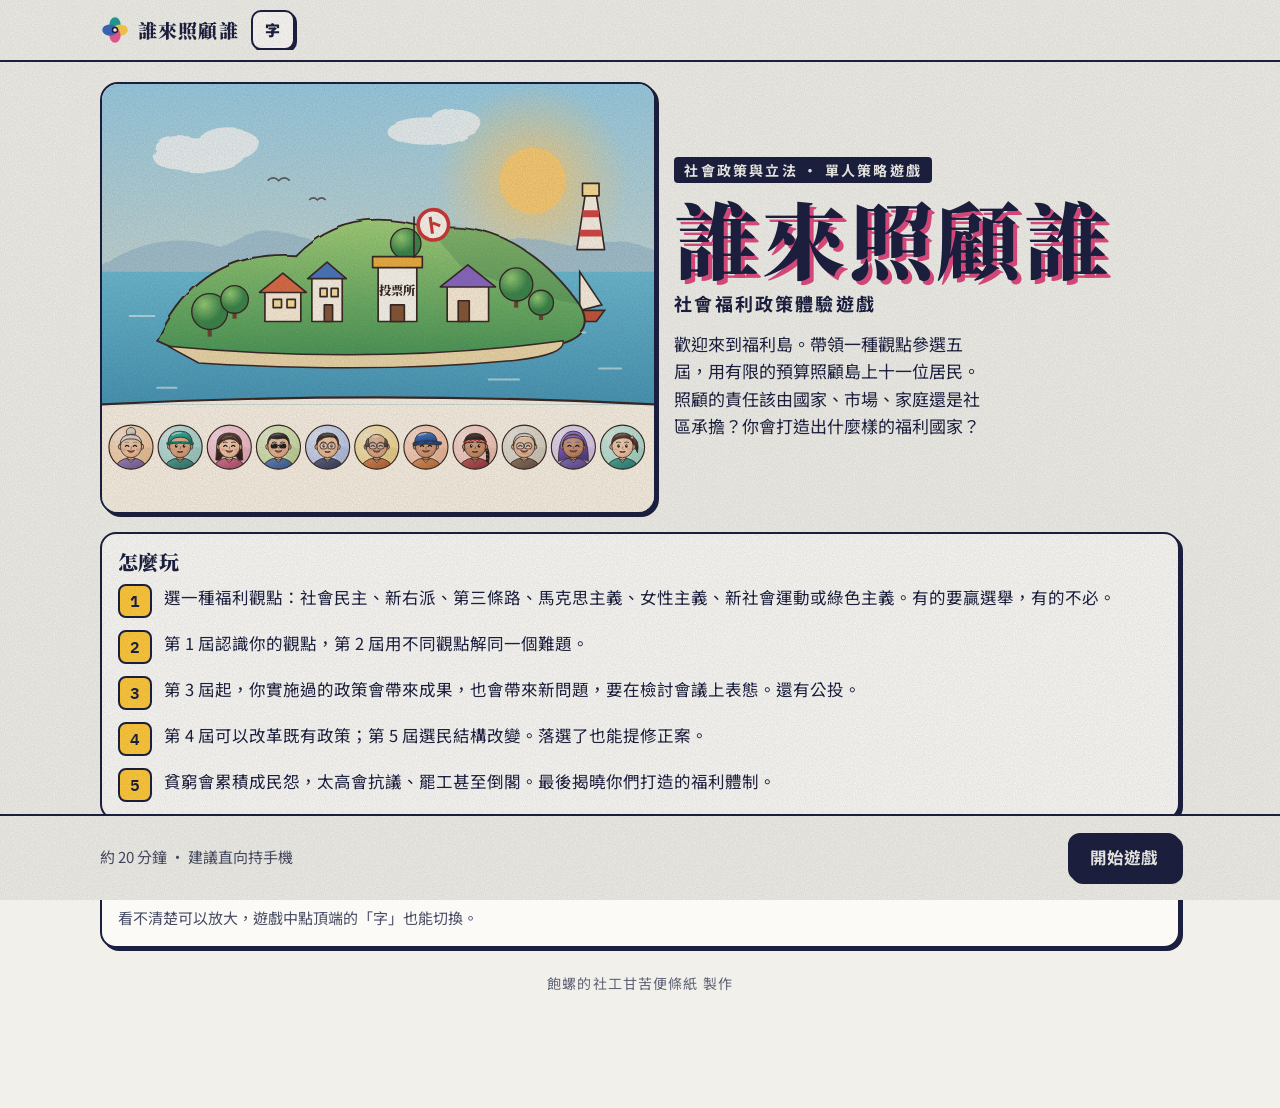
<file: index.html>
<!doctype html>
<html lang="zh-Hant-TW">
<head>
<meta charset="utf-8">
<meta name="viewport" content="width=device-width,initial-scale=1,viewport-fit=cover">
<title>誰來照顧誰｜社會福利政策體驗遊戲</title>
<meta name="description" content="社會政策與立法課堂遊戲：用七種福利觀點在福利島執政五屆，看看誰來照顧誰。">
<meta name="author" content="飽螺的社工甘苦便條紙">
<link rel="icon" href="data:image/svg+xml,%3Csvg xmlns=%27http://www.w3.org/2000/svg%27 viewBox=%270 0 40 40%27%3E%3Cellipse cx=%2720%27 cy=%2713%27 rx=%277.5%27 ry=%2710%27 fill=%27%230F9A92%27/%3E%3Cellipse cx=%2727%27 cy=%2720%27 rx=%2710%27 ry=%277.5%27 fill=%27%23FFC93C%27/%3E%3Cellipse cx=%2720%27 cy=%2727%27 rx=%277.5%27 ry=%2710%27 fill=%27%23EC4F8C%27/%3E%3Cellipse cx=%2713%27 cy=%2720%27 rx=%2710%27 ry=%277.5%27 fill=%27%232F5DB8%27/%3E%3Ccircle cx=%2720%27 cy=%2720%27 r=%273.4%27 fill=%27%23FBFAF6%27 stroke=%27%231C2040%27 stroke-width=%272%27/%3E%3C/svg%3E">
<meta property="og:title" content="誰來照顧誰｜社會福利政策體驗遊戲">
<meta property="og:description" content="用七種福利觀點在福利島執政五屆，看看誰來照顧誰。飽螺的社工甘苦便條紙 製作。">
<link rel="preconnect" href="https://fonts.googleapis.com">
<link rel="stylesheet" href="https://fonts.googleapis.com/css2?family=Noto+Serif+TC:wght@900&family=Noto+Sans+TC:wght@400;500;700;900&family=IBM+Plex+Mono:wght@500;600&display=swap">
<style>
/* 以下 reset 取自 Claude Artifact 發布外框，讓一般瀏覽器版與 Artifact 版排版一致 */
:root{color-scheme:light;box-sizing:border-box;padding-top:env(safe-area-inset-top,0px);padding-bottom:env(safe-area-inset-bottom,0px)}
html{scroll-padding-top:env(safe-area-inset-top,0px)}
body{margin:0;padding:0;font:14px -apple-system,BlinkMacSystemFont,sans-serif;background:#fff;color:#000}
img{max-width:100%}
[hidden]:not([hidden=until-found i]){display:none!important}
</style>
<style>
/* Layout: riso-printed election leaflet — paper grain, hard ink shadows, misregistered inks; sticky HUD, one stage per phase, thumb-reach action bar */
:root{
  --paper:#F1F0EA; --surface:#FBFAF6; --soft:#E3E2D9; --ink:#1C2040; --muted:#474B63; --line:#1C2040; --hair:#CFCEC3;
  --blue:#2F5DB8; --pink:#EC4F8C; --yellow:#FFC93C; --teal:#0F9A92; --orange:#F2692C; --purple:#7650C4;
  --stamp:#E0393A; --good:#0F8A7F; --bad:#E0393A; --ballot:var(--yellow); --sea:var(--teal);
  --ochre:#A9741C; --crimson:#9E1F2C; --p-ns:var(--ochre); --p-mx:var(--crimson); --p-sd:var(--orange); --p-nr:var(--blue); --p-tw:var(--purple); --p-ds:var(--orange); --p-fe:var(--pink); --p-gr:var(--teal);
  --on-p:#FFFFFF; --hard:3px 3px 0 var(--ink); --hard-sm:2px 2px 0 var(--ink); --grain:.22;
  --f-display:'Noto Serif TC','Songti TC','PMingLiU',serif;
  --f-body:'Noto Sans TC','PingFang TC','Microsoft JhengHei',system-ui,sans-serif;
  --f-num:'IBM Plex Mono',ui-monospace,Menlo,monospace;
  --barh:84px;
}
@media (prefers-color-scheme: dark){:root:not([data-theme="light"]){
  --paper:#14172A; --surface:#1C2036; --soft:#2A2F4B; --ink:#ECEEF6; --muted:#A3A8C4; --line:#ECEEF6; --hair:#363C5C;
  --blue:#6E95F0; --pink:#FF77A9; --yellow:#FFD45E; --teal:#35C7BC; --orange:#FF8E58; --purple:#A585F0; --ochre:#E2AE55; --crimson:#E2606B;
  --stamp:#FF5A5A; --good:#35C7BC; --bad:#FF5A5A; --on-p:#14172A; --grain:.12; color-scheme:dark}}
:root[data-theme="dark"]{
  --paper:#14172A; --surface:#1C2036; --soft:#2A2F4B; --ink:#ECEEF6; --muted:#A3A8C4; --line:#ECEEF6; --hair:#363C5C;
  --blue:#6E95F0; --pink:#FF77A9; --yellow:#FFD45E; --teal:#35C7BC; --orange:#FF8E58; --purple:#A585F0; --ochre:#E2AE55; --crimson:#E2606B;
  --stamp:#FF5A5A; --good:#35C7BC; --bad:#FF5A5A; --on-p:#14172A; --grain:.12; color-scheme:dark}

*{box-sizing:border-box}
html{-webkit-text-size-adjust:100%}
body{background:var(--paper);color:var(--ink);font-family:var(--f-body);font-size:16.5px;line-height:1.6;
  padding-left:max(16px,env(safe-area-inset-left,0px));padding-right:max(16px,env(safe-area-inset-right,0px));
  padding-block:0 calc(var(--barpad,calc(var(--barh) + env(safe-area-inset-bottom,0px))) + 28px)}
body::before{content:"";position:fixed;inset:0;pointer-events:none;z-index:60;opacity:var(--grain);mix-blend-mode:multiply;
  background-image:url("data:image/svg+xml,%3Csvg xmlns='http://www.w3.org/2000/svg' width='160' height='160'%3E%3Cfilter id='n'%3E%3CfeTurbulence type='fractalNoise' baseFrequency='.9' numOctaves='2' stitchTiles='stitch'/%3E%3CfeColorMatrix values='0 0 0 0 0 0 0 0 0 0 0 0 0 0 0 0 0 0 .55 0'/%3E%3C/filter%3E%3Crect width='100%25' height='100%25' filter='url(%23n)'/%3E%3C/svg%3E")}
.wrap{max-width:1080px;margin:0 auto}
h1,h2,h3{font-family:var(--f-display);font-weight:900;margin:0;text-wrap:balance;line-height:1.2;letter-spacing:.02em}
h2{font-size:clamp(26px,7vw,36px)} h3{font-size:20px}
p{margin:0}
.num{font-family:var(--f-num);font-variant-numeric:tabular-nums}
.muted{color:var(--muted)} .small{font-size:15px}
button{font:inherit;color:inherit;cursor:pointer;-webkit-tap-highlight-color:transparent}
button:focus-visible,summary:focus-visible,textarea:focus-visible{outline:3px solid var(--yellow);outline-offset:2px}
.btn{border:2px solid var(--ink);background:var(--surface);border-radius:12px;padding:0 20px;min-height:48px;font-weight:700;font-size:16.5px;display:inline-flex;align-items:center;justify-content:center;gap:6px;box-shadow:var(--hard);transition:transform .08s,box-shadow .08s}
.btn.primary{background:var(--ink);color:var(--paper)}
.btn.stamp{background:var(--stamp);color:#fff}
.btn:active:not(:disabled){transform:translate(3px,3px);box-shadow:0 0 0 var(--ink)}
.btn:disabled{opacity:.45;cursor:not-allowed;box-shadow:none}
.btn.sm{min-height:34px;padding:0 12px;font-size:15px;box-shadow:var(--hard-sm);border-radius:9px}
.stack{display:flex;flex-direction:column;gap:18px}
.row{display:flex;flex-wrap:wrap;gap:10px;align-items:center}
.card{background:var(--surface);border:2px solid var(--ink);border-radius:16px;padding:16px;box-shadow:var(--hard);min-width:0}
.eyebrow{font-size:14px;letter-spacing:.18em;color:var(--muted);font-weight:700}
.kicker{display:inline-block;background:var(--ink);color:var(--paper);font-size:14px;font-weight:700;letter-spacing:.16em;padding:2px 10px;border-radius:4px}

/* HUD */
.hud{position:sticky;top:env(safe-area-inset-top,0px);z-index:20;background:var(--paper);margin-inline:calc(-1 * max(16px,env(safe-area-inset-left,0px)));padding:10px max(16px,env(safe-area-inset-left,0px));border-bottom:2px solid var(--ink)}
.hud .in{max-width:1080px;margin:0 auto;display:flex;align-items:center;gap:12px;min-width:0;overflow:hidden}
.brand{display:flex;align-items:center;gap:8px;flex:none}
.brand b{font-family:var(--f-display);font-weight:900;font-size:19px;letter-spacing:.06em}
.pips{display:flex;gap:4px;align-items:center}
.pip{width:20px;height:8px;border-radius:2px;border:1.5px solid var(--ink);background:transparent}
.pip.done{background:var(--ink)} .pip.now{background:var(--yellow)}
.hstats{margin-left:auto;display:flex;gap:14px;align-items:center}
.hstat{display:flex;flex-direction:column;align-items:flex-end;line-height:1.15}
.hstat .l{white-space:nowrap;font-size:13px;color:var(--muted);letter-spacing:.06em;font-weight:500}
.hstat .v{font-family:var(--f-num);font-size:17px;font-weight:600}
.hstat .v.hot{color:var(--stamp)}
.debtmini{width:64px;height:6px;border-radius:2px;border:1.5px solid var(--ink);overflow:hidden;margin-top:3px;box-sizing:content-box}
.debtmini i{display:block;height:100%;background:var(--teal);transition:width .6s}
.debtmini i.hot{background:var(--stamp)}

/* bottom action bar */
.actionbar{position:fixed;left:0;right:0;bottom:0;z-index:30;background:var(--paper);border-top:2px solid var(--ink);
  padding:10px max(16px,env(safe-area-inset-right,0px)) calc(12px + env(safe-area-inset-bottom,0px)) max(16px,env(safe-area-inset-left,0px))}
.actionbar .in{max-width:1080px;margin:0 auto;display:flex;align-items:center;gap:12px;min-height:calc(var(--barh) - 22px)}
.actionbar .grow{flex:1;min-width:0}
.actionbar .btn{flex:none}
.wallet{display:flex;flex-direction:column;gap:5px;min-width:0}
.wallet .t{display:flex;justify-content:space-between;align-items:baseline;gap:8px;font-size:14px;color:var(--muted)}
.wallet .bal{font-family:var(--f-num);font-weight:600;font-size:19px}
.wallet .bal.neg{color:var(--bad)} .wallet .bal.pos{color:var(--good)}
.meter{height:10px;border-radius:3px;border:1.5px solid var(--ink);overflow:hidden;position:relative;background:var(--surface)}
.meter i{position:absolute;inset:0 auto 0 0;background:var(--teal);transition:width .3s}
.meter i.over{background:var(--stamp)}

main{padding-top:20px}

/* title */
.hero{display:grid;grid-template-columns:minmax(0,1fr);gap:18px;align-items:center}
.poster{border:2px solid var(--ink);border-radius:18px;overflow:hidden;box-shadow:var(--hard);background:var(--surface)}
.poster>svg{width:100%;height:auto;display:block}
.hero h1{white-space:nowrap;font-size:clamp(44px,14vw,84px);letter-spacing:.04em;line-height:1;position:relative}
.hero h1 span{position:relative;display:inline-block}
.hero h1 span::before{content:attr(data-t);position:absolute;left:4px;top:4px;color:var(--pink);z-index:-1;mix-blend-mode:multiply}
.hero .sub{font-size:17px;max-width:34ch}
.how{display:flex;flex-direction:column;gap:12px;counter-reset:s;margin:0;padding:0;list-style:none}
.how li{display:flex;gap:12px;align-items:flex-start}
.how li::before{counter-increment:s;content:counter(s);flex:none;width:30px;height:30px;border-radius:8px;border:2px solid var(--ink);background:var(--yellow);color:#1C2040;display:grid;place-items:center;font-family:var(--f-num);font-size:15.5px;font-weight:600}
@media (min-width:760px){.hero{grid-template-columns:minmax(0,1.1fr) minmax(0,1fr)}}

/* party cards */
.plist{display:grid;grid-template-columns:minmax(0,1fr);gap:14px}
@media (min-width:640px){.plist{grid-template-columns:repeat(2,minmax(0,1fr))}}
@media (min-width:960px){.plist{grid-template-columns:repeat(3,minmax(0,1fr))}}
.pcard{--pc:var(--ink);text-align:left;border:2px solid var(--ink);background:var(--surface);border-radius:16px;padding:0;display:flex;flex-direction:column;position:relative;overflow:hidden;box-shadow:var(--hard);transition:transform .1s}
.pcard .band{background:var(--pc);color:var(--on-p);padding:12px 16px 10px;display:flex;justify-content:space-between;align-items:flex-end;border-bottom:2px solid var(--ink);position:relative;overflow:hidden}
.pcard .band::after{content:"";position:absolute;inset:0;background:radial-gradient(currentColor 1.1px,transparent 1.3px) 0 0/7px 7px;opacity:.22;-webkit-mask:linear-gradient(110deg,transparent 45%,#000);mask:linear-gradient(110deg,transparent 45%,#000)}
.pcard .pname{font-family:var(--f-display);font-weight:900;font-size:26px;line-height:1.1;position:relative;z-index:1}
.pcard .body{padding:12px 16px 14px;display:flex;flex-direction:column;gap:8px}
.pcard .slogan{font-size:15.5px;font-weight:500}
.pcard .ab{font-size:15px;background:var(--soft);border-radius:8px;padding:6px 10px}
.pcard ul{margin:0;padding-left:18px;font-size:15px;color:var(--muted)}
.pcard.on{transform:translate(-2px,-2px);box-shadow:5px 5px 0 var(--pc),5px 5px 0 2px var(--ink)}
.check{position:relative;z-index:1;width:30px;height:30px;border-radius:50%;background:var(--paper);color:var(--ink);border:2px solid var(--ink);display:grid;place-items:center;font-weight:900;font-size:16.5px}

/* wheel + news */
.news{display:grid;grid-template-columns:minmax(0,1fr);grid-template-areas:"broadcast" "wheel";gap:24px;align-items:center}
@media (min-width:960px){.news{grid-template-columns:minmax(0,360px) minmax(0,1fr);grid-template-areas:"wheel broadcast"}}
.wheel-prop{grid-area:wheel;min-width:0;width:100%;max-width:410px;margin:auto;padding:16px 16px 14px;border:1px solid color-mix(in srgb,#ae9567 50%,var(--hair));border-radius:22px;background:radial-gradient(ellipse at 50% 35%,#c6d9da55,transparent 70%),linear-gradient(155deg,var(--surface),color-mix(in srgb,var(--surface) 86%,#6c8d99));box-shadow:inset 0 1px 0 #fff6,0 12px 30px #193b4f12;scroll-margin-block:90px}
.wheel-topline{display:flex;align-items:center;justify-content:space-between;margin:0 3px 19px;color:var(--muted);font-size:13px;font-weight:700;letter-spacing:.13em}
.wheel-topline>span:first-child{display:flex;align-items:center;gap:7px}.wheel-topline i{width:6px;height:6px;border-radius:50%;background:#cb846f;box-shadow:0 0 0 3px #cb846f20}
.wheel-caption{font-size:13px;text-align:center;color:var(--muted);margin-top:10px;line-height:1.6}
.wheel-readout{display:flex;flex-direction:column;align-items:center;gap:3px;padding:9px 0 13px;text-align:center;min-height:70px}
.wheel-readout>span{font-size:13px;letter-spacing:.2em;color:var(--muted)}
.wheel-result{font-family:var(--f-display);font-size:clamp(17px,4.5vw,21px);line-height:1.4;font-weight:900;color:var(--ink)}
.wheel-draw{display:flex;align-items:center;justify-content:center;gap:20px;width:100%;min-height:48px;border:1px solid #244b5d;border-radius:12px;background:linear-gradient(#517987,#345e71);color:#fff6e2;box-shadow:0 3px 0 #234857,0 5px 10px #28475620;font-size:16.5px;font-weight:700;letter-spacing:.05em}
.wheel-draw>span{font-size:23px;line-height:1}.wheel-draw:disabled{cursor:wait;opacity:.7;box-shadow:0 1px 0 #234857}
.wheel-draw:active:not(:disabled){transform:translateY(2px);box-shadow:0 1px 0 #234857}
.wheel-prop.is-revealed .wheel-readout{border-radius:10px;background:color-mix(in srgb,var(--surface) 70%,#dfbb72)}
.broadcast{scroll-margin-top:90px}
.broadcast{grid-area:broadcast;container-type:inline-size;min-width:0;overflow:hidden;border:1px solid #283f56;border-radius:15px;background:var(--surface);box-shadow:0 5px 0 #20364d22,0 14px 30px #20364d12}
.broadcast-stage{position:relative;aspect-ratio:16/9;overflow:hidden;background:#a9c6d9}
.broadcast-studio{display:block;width:100%;height:100%;object-fit:cover}
.broadcast-brand{position:absolute;left:3%;top:4%;display:flex;flex-direction:column;gap:1px;padding:5px 8px;border-left:3px solid #ec987b;border-radius:0 3px 3px 0;background:#183750e8;color:#fff;line-height:1.25;box-shadow:0 2px 8px #10283b22}
.broadcast-brand b{font-size:clamp(12px,2.6cqw,23px);letter-spacing:.08em}
.broadcast-brand>span{font:600 clamp(12px,1.2cqw,12px)/1.3 var(--f-num);letter-spacing:.08em}
.broadcast-live{position:absolute;right:3%;top:4%;display:flex;align-items:center;gap:5px;padding:4px 7px;border-radius:3px;background:#19384fe8;color:white;font:600 clamp(12px,1.5cqw,13px)/1.3 var(--f-num)}
.broadcast-live i{width:6px;height:6px;border-radius:50%;background:#ff8b73;animation:blink 2s infinite}
.broadcast-live>span{margin-left:3px;padding-left:7px;border-left:1px solid #ffffff70;font-family:var(--f-body)}
.broadcast-screen{position:absolute;left:42%;top:15.4%;width:53.5%;height:48%;overflow:hidden;clip-path:polygon(0 4%,100% 0,100% 100%,0 96%);background:#eaf0eb;color:#16354a}
.broadcast-screen-art{position:absolute;inset:0;background-size:cover;background-position:center;opacity:.37}
.broadcast-screen::after{content:"";position:absolute;inset:0;background:linear-gradient(90deg,#f8f4e6ed 0%,#f8f4e6b8 43%,#dce9e933 100%);pointer-events:none}
.broadcast-screen-copy{position:absolute;z-index:1;inset:10% 9%;display:flex;flex-direction:column;justify-content:center;gap:5%;text-align:left}
.broadcast-screen-copy>span{font-size:clamp(12px,1.65cqw,15px);font-weight:700;letter-spacing:.14em;color:#415d6c}
.broadcast-screen-title{font-family:var(--f-display);font-size:clamp(21px,5cqw,48px);font-weight:900;line-height:1.2;letter-spacing:.03em;overflow-wrap:anywhere}
.broadcast-screen-copy>em{font-size:clamp(12px,1.45cqw,13px);font-style:normal;font-weight:700;border-top:1px solid #59768566;padding-top:5%;align-self:flex-start}
.broadcast-lower-third{position:relative;display:grid;grid-template-columns:auto minmax(0,1fr);align-items:stretch;border-top:4px solid #d47860;background:#fff0ba;color:#152e45}
.broadcast-flash{display:grid;place-content:center;min-width:clamp(52px,10cqw,88px);padding:8px;background:#224d67;color:#fff;text-align:center;font-size:clamp(13px,2.4cqw,21px);line-height:1.35;font-weight:900;letter-spacing:.1em}
.broadcast-headline{align-self:center;min-width:0;padding:9px 12px;font-family:var(--f-body);font-size:clamp(20px,4.1cqw,36px);font-weight:900;letter-spacing:0;line-height:1.25;overflow-wrap:anywhere;text-wrap:pretty}
.broadcast-ticker{display:flex;align-items:center;gap:10px;padding:5px 12px;background:#17364c;color:#eef7f7;font-size:16px;line-height:1.6;min-width:0}
.broadcast-ticker>b{flex:none;align-self:center;padding-right:10px;border-right:1px solid #7898a7;color:#b4dfdf;letter-spacing:.08em}
.broadcast-ticker-window{flex:1;min-width:0;overflow:hidden}
.broadcast-ticker-track{display:flex;width:max-content;min-width:200%;animation:news-ticker 32s linear infinite}
.broadcast-ticker-copy{display:flex;flex:1 0 auto;align-items:center;justify-content:space-around;gap:24px;padding-right:24px;white-space:nowrap}
.broadcast-ticker-copy>span{display:inline-block}.broadcast-ticker-copy>span::before{content:"•";color:#e9ad81;margin-right:6px}
.broadcast-ticker strong{color:#fff}
.ticker-toggle{flex:none;padding:0 7px;min-height:30px;border:1px solid #7898a788;border-radius:4px;background:#ffffff0b;color:#c9e5e8;font-size:13px;line-height:1.2}
.broadcast-ticker.is-paused .broadcast-ticker-track{animation-play-state:paused}
@keyframes news-ticker{to{transform:translateX(-50%)}}
@media (prefers-reduced-motion:reduce){.broadcast-ticker-track{display:block;width:auto;min-width:0;animation:none}.broadcast-ticker-copy{white-space:normal;flex-wrap:wrap;justify-content:flex-start;gap:2px 14px;padding-right:0}.broadcast-ticker-copy[aria-hidden=true],.ticker-toggle{display:none}}
.broadcast-copy{display:grid;gap:12px;padding:16px 18px}
.broadcast-lead{font-size:17px;line-height:1.7}
.broadcast .chip{background:var(--soft);color:var(--ink);border:1px solid var(--hair);font-size:15px;padding:4px 8px}
.broadcast-question{font-size:15px;line-height:1.7;color:var(--muted);padding-top:10px;border-top:1px solid var(--hair)}
.broadcast-stage.is-fallback{background:linear-gradient(120deg,#243d59,#81acbd)}
.broadcast-stage.is-fallback .broadcast-screen{left:8%;top:28%;width:84%;height:62%;clip-path:none;border-radius:4px}
@container (max-width:420px){.broadcast-ticker{gap:6px;padding:5px 8px;font-size:15px}.broadcast-ticker>b{font-size:14px;letter-spacing:0;padding-right:6px}.broadcast-copy{padding:14px}.broadcast-brand{padding:4px 6px}.broadcast-screen-copy{gap:5%}}
.wheelwrap{position:relative;width:100%;aspect-ratio:400/404;margin:0 auto;z-index:1;filter:drop-shadow(0 8px 7px #28495712)}
.wheelwrap>svg:not(.pointer){width:100%;height:100%;display:block}
#wheelg{transform-origin:200px 200px;transition:transform 3.4s cubic-bezier(.15,.85,.2,1)}
.wheel-upright{transform-origin:0 0;transition:transform 3.4s cubic-bezier(.15,.85,.2,1)}
.wheel-slice{stroke:#fff8e9;stroke-width:1.5;stroke-linejoin:round}
.wheel-label{font-family:var(--f-body);font-size:15px;font-weight:700;fill:#294c5b;paint-order:stroke;stroke:#fff8e8;stroke-width:2px;stroke-linejoin:round}
.wheel-segment.is-used .wheel-art{opacity:.25}.wheel-segment.is-used .wheel-label{fill:#627371}
.wheel-used-stamp rect{fill:#f8f2e6;stroke:#8c8573;stroke-width:1.2}.wheel-used-stamp text{fill:#74634f;font-size:13px;font-family:var(--f-body);font-weight:700;letter-spacing:1px}
.wheel-segment.is-selected .wheel-slice{stroke:#9d603c;stroke-width:5;fill:#fff0bd}
.wheelwrap .pointer{position:absolute;left:50%;top:-3%;transform:translateX(-50%);z-index:2;width:10%;height:auto;display:block;filter:drop-shadow(0 3px 2px #493f3933)}
.wheel-pedestal{display:block;width:92%;height:auto;margin:-12px auto 0}
.bulletin{border:2px solid var(--ink);border-radius:16px;overflow:hidden;min-width:0;background:var(--surface);box-shadow:var(--hard)}
.bulletin .bar{background:var(--stamp);color:#fff;font-weight:700;letter-spacing:.2em;padding:6px 14px;font-size:14px;display:flex;justify-content:space-between;align-items:center;border-bottom:2px solid var(--ink)}
.live{display:inline-flex;align-items:center;gap:6px}
.live::before{content:"";width:8px;height:8px;border-radius:50%;background:#fff;animation:blink 1.2s infinite}
@keyframes blink{50%{opacity:.2}}
.bulletin .body{padding:16px;display:flex;flex-direction:column;gap:10px}
.bulletin .headline{font-family:var(--f-display);font-weight:900;font-size:clamp(28px,8vw,40px);line-height:1.15}
.fx{display:flex;flex-wrap:wrap;gap:6px}
.chip{font-size:14px;border-radius:6px;padding:2px 9px;border:1.5px solid var(--ink);background:var(--yellow);color:#1C2040;font-weight:500}
.ticker{overflow:hidden;white-space:nowrap;border-top:2px solid var(--ink);font-size:14px;padding:7px 0;background:var(--soft)}
.ticker span{display:inline-block;padding-left:100%;animation:tick 26s linear infinite}
@keyframes tick{to{transform:translateX(-100%)}}
.paper{border:2px solid var(--ink);border-radius:4px;padding:12px 14px;background:var(--surface);display:flex;flex-direction:column;gap:4px;box-shadow:var(--hard);transform:rotate(-.6deg)}
.paper .mast{display:flex;justify-content:space-between;align-items:baseline;border-bottom:4px double var(--ink);padding-bottom:4px;margin-bottom:6px}
.paper .mast b{font-family:var(--f-display);font-weight:900;font-size:21px;letter-spacing:.3em}
.paper .hl{font-family:var(--f-display);font-weight:900;font-size:clamp(22px,6vw,28px);line-height:1.2}

.vign{border-bottom:2px solid var(--ink);line-height:0;background:var(--soft)}
.vign svg{width:100%;height:auto;display:block}
.refbar{position:relative;height:30px;border:2px solid var(--ink);border-radius:8px;display:flex;overflow:visible;background:var(--surface)}
.refbar i{display:block;height:100%}
.refbar i.y{background:var(--teal)} .refbar i.n{background:var(--stamp)}
.refbar .th{position:absolute;top:-6px;bottom:-6px;border-left:2.5px dashed var(--ink)}
/* painted art (Codex v0.4) */
.isle-scene{position:relative;width:100%;aspect-ratio:780/430;border-radius:12px;overflow:hidden;border:2px solid var(--ink);background:#ddede6}
.isle-base{position:absolute;inset:0;width:100%;height:100%;max-width:none}
.isle-bld{position:absolute;display:block;aspect-ratio:1;overflow:hidden;transform:translate(-50%,-100%)}
.isle-bld img{position:absolute;inset:0;width:400%;height:200%;max-width:none}
.isle-bld.is-paused img{filter:grayscale(.55);opacity:.78}
.isle-bld.is-building img{opacity:.6}
.isle-state{position:absolute;bottom:3%;left:50%;transform:translateX(-50%);padding:1px 4px;border:1px solid #766c54;border-radius:3px;background:#fff6dd;color:#514b3e;font:700 13px/1.3 var(--f-body);white-space:nowrap}
.isle-bld.is-building::after{content:"";position:absolute;bottom:0;inset-inline:15%;height:5%;background:repeating-linear-gradient(45deg,#d2a556 0 5px,#fff0ba 5px 10px)}
.isle-pin{position:absolute;transform:translate(-50%,-50%);width:22px;height:22px;border-radius:50%;background:var(--paper);border:2px solid var(--ink);display:grid;place-items:center;font:700 14px/1 'IBM Plex Mono',monospace;color:var(--ink)}
.isle-legend{display:grid;gap:6px;margin-top:10px;font-size:15.5px;line-height:1.5}
.isle-legend>div{display:flex;gap:8px;align-items:flex-start}
.isle-legend b{flex:none;width:22px;height:22px;border-radius:50%;border:2px solid var(--ink);display:grid;place-items:center;font:700 14px/1 'IBM Plex Mono',monospace;margin-top:1px}
.isle-legend .inst b{border-radius:6px;font-family:inherit}
.isle-note{margin-top:8px}
.hero-isle{position:relative;line-height:0;background:#ddede6}
.hero-isle>img{width:100%;height:auto;display:block}
.hero-faces{display:grid;grid-template-columns:repeat(11,minmax(0,1fr));gap:2px;padding:8px 6px;background:#FFF8EC;border-top:2px solid var(--ink)}
.hero-faces span{display:block;aspect-ratio:1}.hero-faces svg{width:100%;height:100%;display:block}
.painted-landscape{position:relative;overflow:hidden;background:#ddede6}
.painted-landscape>img{display:block;width:100%;height:auto}
.painted-landscape::after{content:"";position:absolute;inset:0;pointer-events:none}
.painted-landscape[data-weather="gloom"]::after{background:linear-gradient(#45546366,#677a8b22)}
.painted-landscape[data-weather="night"]::after{background:linear-gradient(#1e2550bb,#51478166)}
.painted-landscape[data-weather="storm"]::after{background:repeating-linear-gradient(110deg,transparent 0 22px,#e2ebef44 23px 24px,transparent 25px 42px),linear-gradient(#34455799,#63768555)}
.painted-landscape[data-weather="haze"]::after{background:#e6e2cd33}
.painted-landscape[data-weather="smog"]::after{background:linear-gradient(#9a845d66,#ceba9233)}
/* swipe carousels */
.carwrap{position:relative;margin-inline:calc(-1 * max(16px,env(safe-area-inset-left,0px)))}
.carousel{display:flex;gap:12px;overflow-x:auto;scroll-snap-type:x mandatory;padding:6px max(16px,env(safe-area-inset-left,0px)) 12px;scrollbar-width:none;overscroll-behavior-x:contain;-webkit-overflow-scrolling:touch;scroll-padding-inline:max(16px,env(safe-area-inset-left,0px))}
.carousel::-webkit-scrollbar{display:none}
.carousel>.slide{flex:0 0 86%;max-width:440px;scroll-snap-align:center;scroll-snap-stop:always}
.carbtn{position:absolute;top:50%;transform:translateY(-50%);z-index:3;width:40px;height:40px;border-radius:50%;border:2px solid var(--ink);background:var(--surface);font-size:24px;line-height:1;display:none;place-items:center;box-shadow:var(--hard-sm)}
.carbtn.prev{left:6px}.carbtn.next{right:6px}
@media (hover:hover) and (pointer:fine){.carbtn{display:grid}}
.cdots{display:flex;justify-content:center;gap:6px;flex-wrap:wrap}
.cd{--pc:var(--ink);width:10px;height:10px;border-radius:50%;border:1.5px solid var(--ink);background:var(--surface);padding:0;transition:transform .15s}
.cd.got{background:var(--teal)}
.cd.cur{transform:scale(1.45);background:var(--pc)}
.cd.cur.got{background:var(--teal);box-shadow:0 0 0 2px var(--surface),0 0 0 3.5px var(--ink)}
#sdots .cd{background:color-mix(in srgb,var(--pc) 35%,var(--surface))}#sdots .cd.cur{background:var(--pc)}
.pol.hc{display:flex;flex-direction:column;gap:10px;padding:14px;cursor:default;min-height:100%}
.pol.hc.on{transform:none;background:color-mix(in srgb,var(--pc) 12%,var(--surface))}
.pol.hc.dis{opacity:.55}
.hc-top{display:flex;gap:10px;align-items:flex-start}
.hc-tt{flex:1;min-width:0;display:flex;flex-direction:column;gap:4px}
.hc-tt .pt{font-size:19px;line-height:1.3}
.pol.hc .pd{font-size:15.5px;color:var(--ink);margin:0}
.pol.hc .cinfo{border-top:1.5px dashed var(--hair)}
.hc-act{margin-top:auto;display:flex;gap:8px}
.hc-act .add{flex:1;min-height:48px;font-size:16.5px}
.hc-act .ghost{min-height:48px}
#scar .slide{text-align:left}
#scar .slide.on{transform:none;box-shadow:5px 5px 0 var(--pc),5px 5px 0 2px var(--ink)}
/* v2 mobile UI pass */
body[data-phase="budget"] .hud{display:none}
body[data-phase="budget"] .dock{top:env(safe-area-inset-top,0px);padding-top:12px}
body[data-phase="budget"] main{padding-top:0}
.bstack{gap:14px}
.news.one{grid-template-columns:minmax(0,1fr);grid-template-areas:"broadcast"}
.hstat{min-width:max-content}
.tag,.ic{font-size:14px}
.spot{display:flex;gap:8px;align-items:baseline;font-size:15px;line-height:1.4;max-width:1080px;margin:0 auto;width:100%;border-radius:8px;padding:4px 8px;animation:pop .4s both}
.spot b{font-family:var(--f-num);white-space:nowrap}.spot span{min-width:0;overflow:hidden;text-overflow:ellipsis;white-space:nowrap}
.spot.up{background:color-mix(in srgb,var(--teal) 18%,var(--surface))}.spot.dn{background:color-mix(in srgb,var(--stamp) 14%,var(--surface))}
.seg.tax button{min-height:44px}
.pol.c2{display:grid;grid-template-columns:36px minmax(0,1fr) auto;grid-template-areas:"ic main coin" "ic act act";gap:6px 10px;padding:12px;cursor:default}
.pol.c2 .pic{grid-area:ic;align-self:start}
.pic{width:36px;height:36px;border-radius:10px;border:1.5px solid var(--ink);display:grid;place-items:center;background:color-mix(in srgb,var(--pc) 16%,var(--surface));color:var(--ink)}
.pic.big{width:46px;height:46px}
.pol.c2 .pmain{grid-area:main;display:flex;flex-direction:column;gap:4px;min-width:0}
.pol.c2 .coin{grid-area:coin;width:40px;height:40px;font-size:17px}
.pol.c2 .pt{font-size:17px}
.ktags{display:flex;flex-wrap:wrap;gap:4px}.ktags:empty{display:none}
.pd1{font-size:15px;color:var(--muted);line-height:1.45;display:-webkit-box;-webkit-line-clamp:1;-webkit-box-orient:vertical;overflow:hidden}
.pol.c2 .imp{margin-top:0}
.ic.more{background:var(--surface);color:var(--muted)}
.pact{grid-area:act;display:flex;justify-content:flex-end;gap:8px}
.pact .btn{min-height:40px;padding:0 14px;font-size:15.5px}
.pact .add{min-width:108px}
.btn.ghost{background:transparent;box-shadow:none;border-color:var(--hair)}
.pol.c2.dis{opacity:.5}
.pol.c2.on{transform:none}
.traybtn{padding:0 12px;min-height:46px;font-size:15.5px;display:flex;flex-direction:column;line-height:1.1;gap:0}
.traybtn small{font-size:13px}
.actionbar .wallet .t{font-size:13px}
#sheet{position:fixed;inset:0;z-index:80}
#sheet .sh-bg{position:absolute;inset:0;background:rgba(20,22,40,.45);animation:fade .2s both}
#sheet .sh-panel{position:absolute;left:0;right:0;bottom:0;max-height:82vh;overflow:auto;background:var(--surface);border-top:2px solid var(--ink);border-radius:20px 20px 0 0;padding:10px max(16px,env(safe-area-inset-right,0px)) calc(16px + env(safe-area-inset-bottom,0px)) max(16px,env(safe-area-inset-left,0px));animation:slideup .25s cubic-bezier(.2,.8,.2,1) both;max-width:720px;margin:0 auto}
.sh-grab{width:44px;height:5px;border-radius:3px;background:var(--hair);margin:0 auto 10px}
@keyframes slideup{from{transform:translateY(100%)}}@keyframes fade{from{opacity:0}}
body.noscroll{overflow:hidden}
.steps{display:flex;gap:4px}.steps span{font-size:13px;border:1.5px solid var(--ink);border-radius:999px;padding:1px 8px;color:var(--muted)}
.steps span.on{background:var(--ink);color:var(--paper)}.steps span.done{background:var(--soft);color:var(--ink)}
details.card>summary{display:flex;justify-content:space-between;align-items:center;cursor:pointer;list-style:none}
details.card>summary::-webkit-details-marker{display:none}
/* v2 sticky dock: mood bar + selected policies */
.dock{position:sticky;top:calc(env(safe-area-inset-top,0px) + var(--hudh,58px));z-index:15;background:var(--paper);margin-inline:calc(-1 * max(16px,env(safe-area-inset-left,0px)));padding:6px max(16px,env(safe-area-inset-left,0px)) 8px;border-bottom:2px solid var(--ink);display:flex;flex-direction:column;gap:6px;box-shadow:0 6px 10px -8px rgba(0,0,0,.35)}
.dock .tray{position:static;box-shadow:none;min-height:42px;padding:5px 8px}
.mood{display:grid;grid-template-columns:repeat(11,minmax(0,1fr));gap:2px;max-width:1080px;margin:0 auto;width:100%}
.mi{position:relative;display:flex;flex-direction:column;align-items:center;gap:1px;border-radius:8px;padding:2px 0}
.mi .mf{width:100%;max-width:38px;aspect-ratio:1}
.mi .mf svg{width:100%;height:100%;display:block}
.mv{font-family:var(--f-num);font-size:13px;font-weight:600;line-height:1.2;white-space:nowrap}
.mv.up{color:var(--good)}.mv.down{color:var(--bad)}.mv.zero{color:var(--muted)}
.mi.gain{background:color-mix(in srgb,var(--teal) 22%,transparent)}
.mi.loss{background:color-mix(in srgb,var(--stamp) 18%,transparent)}
.mdelta{position:absolute;top:-4px;right:-2px;font-family:var(--f-num);font-size:13px;font-weight:700;border-radius:6px;padding:0 3px;border:1.2px solid var(--ink);background:var(--surface);animation:pop .5s both}
.mi.gain .mdelta{background:var(--teal);color:#fff}.mi.loss .mdelta{background:var(--stamp);color:#fff}
@keyframes pop{0%{transform:translateY(6px) scale(.6);opacity:0}60%{transform:translateY(-2px) scale(1.1);opacity:1}}
.mlegend{display:flex;justify-content:space-between;gap:8px;font-size:13px;max-width:1080px;margin:0 auto;width:100%}
@media (min-width:700px){.mi .mf{max-width:48px}.mv{font-size:14px}}
/* v2 */
/* 政策詳情：責任分工與觀點（立場標籤刻意不用紅綠，避免暗示對錯） */
.roles{display:grid;grid-template-columns:auto minmax(0,1fr);gap:4px 10px;margin:0;font-size:15.5px;line-height:1.5;background:var(--soft);border-radius:10px;padding:10px 12px}
.roles dt{font-weight:700;color:var(--muted);white-space:nowrap}
.roles dd{margin:0;min-width:0}
.views{border:1.5px solid var(--hair);border-radius:10px;padding:8px 12px}
.views summary{cursor:pointer;font-weight:700;font-size:15.5px;min-height:32px;display:flex;align-items:center}
.views ul{list-style:none;margin:6px 0 4px;padding:0;display:flex;flex-direction:column;gap:8px;font-size:15.5px;line-height:1.5}
.vst{display:inline-block;font-size:13px;font-weight:700;border:1.5px solid var(--ink);border-radius:4px;padding:0 5px;margin-right:6px;background:var(--surface)}
.vst.mid{border-style:dashed}.vst.dn{background:var(--soft)}
.pk{--pc:var(--ink);display:inline-block;font-size:13px;font-weight:700;border-radius:4px;padding:0 6px;margin:0 3px 3px 0;color:#fff;background:var(--pc);border:1px solid var(--ink)}
.cinfo{grid-column:1/-1;display:flex;flex-direction:column;gap:2px;border-top:1.5px dashed var(--hair);padding-top:6px;margin-top:2px}
.pcard .rule{font-size:14px;font-weight:700;background:var(--soft);border-radius:6px;padding:3px 8px;align-self:flex-start}
.pcard .vw{font-size:15px;line-height:1.5}.pcard .vw b{display:block;font-size:13px;color:var(--muted);letter-spacing:.06em}
.vtab{font-size:15px;min-width:720px}.vtab td,.vtab th{text-align:left;vertical-align:top}
.cheat{border-left:6px solid var(--pc)}
.issue{background:color-mix(in srgb,var(--yellow) 14%,var(--surface))}
.pol.isc{box-shadow:4px 4px 0 var(--yellow),4px 4px 0 2px var(--ink)}
.cqcard{border:2px solid var(--ink);border-radius:16px;overflow:hidden;background:var(--surface);box-shadow:5px 5px 0 var(--purple),5px 5px 0 2px var(--ink)}
.cqh{display:flex;justify-content:space-between;align-items:center;gap:8px;background:var(--purple);color:#fff;font-weight:700;letter-spacing:.12em;padding:7px 14px;border-bottom:2px solid var(--ink);font-size:15px}
.cqh .small{letter-spacing:0;font-weight:500}
.cqin{padding:16px;display:flex;flex-direction:column;gap:12px}
.insight.good{background:color-mix(in srgb,var(--teal) 16%,var(--surface))}.insight.bad{background:color-mix(in srgb,var(--stamp) 12%,var(--surface))}
.qopt.did{border-color:var(--teal);box-shadow:inset 0 0 0 2px var(--teal)}
.seg.sm button{min-height:44px;font-size:15.5px}
.pbar{display:grid;grid-template-columns:76px minmax(0,1fr) 40px;gap:8px;align-items:center;font-size:14px}
.pbar i{display:block;height:12px;border:1.5px solid var(--ink);border-radius:4px;background:linear-gradient(90deg,var(--pc) var(--w),var(--surface) var(--w))}
/* social thermometer */
.thermo{border:2px solid var(--ink);border-radius:16px;padding:14px 16px;background:var(--surface);box-shadow:var(--hard);display:flex;flex-direction:column;gap:8px}
.thermo.lv1{box-shadow:5px 5px 0 var(--orange),5px 5px 0 2px var(--ink)}
.thermo.lv2,.thermo.lv3{box-shadow:5px 5px 0 var(--stamp),5px 5px 0 2px var(--ink);background:color-mix(in srgb,var(--stamp) 7%,var(--surface))}
.th-top{display:flex;justify-content:space-between;align-items:center}
.th-bar{position:relative;height:16px;border:2px solid var(--ink);border-radius:8px;background:linear-gradient(90deg,var(--teal) 0 35%,var(--yellow) 35% 60%,var(--orange) 60% 80%,var(--stamp) 80%);overflow:hidden}
.th-bar i{position:absolute;right:0;top:0;bottom:0;left:auto;background:var(--surface);opacity:.82}
.th-bar span{position:absolute;top:0;bottom:0;border-left:2px solid var(--ink)}
.th-scale{display:flex;justify-content:space-between}
/* citizen tooltip */
[data-cid]{cursor:help}
#ctip{position:fixed;z-index:70;max-width:min(280px,calc(100vw - 24px));background:var(--surface);color:var(--ink);border:2px solid var(--ink);border-radius:12px;padding:10px 12px;box-shadow:var(--hard);font-size:15px;line-height:1.55;pointer-events:none}
#ctip .tg{display:inline-block;background:var(--ink);color:var(--paper);font-size:13px;font-weight:700;border-radius:4px;padding:0 7px;margin-bottom:4px;letter-spacing:.06em}
#ctip b{font-size:15.5px}
#ctip .need{display:block;margin-top:4px}
#ctip .wt{display:block;margin-top:6px;padding-top:6px;border-top:1.5px dashed var(--hair);color:var(--muted)}
/* citizens */
.cits{display:flex;gap:8px;overflow-x:auto;scroll-snap-type:x mandatory;padding:4px 2px 12px;margin-inline:-2px;scrollbar-width:thin}
.cit{scroll-snap-align:start;flex:none;width:92px;display:flex;flex-direction:column;align-items:center;gap:3px;text-align:center}
.cit .ava{width:68px;height:68px;position:relative}
.cit .ava svg{width:100%;height:100%;display:block;overflow:visible}
.cit .nm{font-size:15px;font-weight:700;line-height:1.2}
.cit .dv{font-family:var(--f-num);font-size:14px;font-weight:600;border:1.5px solid var(--ink);border-radius:5px;padding:0 6px;background:var(--surface)}
.dv.up{background:var(--teal);color:#fff} .dv.down{background:var(--stamp);color:#fff} .dv.zero{color:var(--muted)}
.bump{animation:bump .45s cubic-bezier(.3,1.8,.5,1)}
@keyframes bump{40%{transform:translateY(-9px) rotate(-4deg) scale(1.08)}}
.novote{font-size:13px;border:1.5px solid var(--stamp);color:var(--stamp);border-radius:4px;padding:0 4px;line-height:1.5;font-weight:700}
.badge-vote{font-size:13px;color:var(--muted)}

/* budget */
.mine{--pc:var(--ink);padding:0;overflow:hidden}
.mine summary{list-style:none;display:flex;justify-content:space-between;align-items:center;gap:8px;cursor:pointer;background:var(--pc);color:var(--on-p);padding:10px 16px}
.mine summary::-webkit-details-marker{display:none}
.mine .pn{font-family:var(--f-display);font-weight:900;font-size:21px}
.mine[open] summary{border-bottom:2px solid var(--ink)}
.mine .inside{padding:12px 16px}
.seg{display:flex;border:2px solid var(--ink);border-radius:12px;overflow:hidden;box-shadow:var(--hard)}
.seg button{flex:1;border:0;background:var(--surface);min-height:50px;font-size:17px;font-weight:700;display:flex;flex-direction:column;align-items:center;justify-content:center;line-height:1.15}
.seg button small{font-family:var(--f-num);font-size:13px;font-weight:500;opacity:.75}
.seg button.on{background:var(--yellow);color:#1C2040}
.seg button+button{border-left:2px solid var(--ink)}
.exi{display:flex;justify-content:space-between;align-items:center;gap:8px;font-size:15.5px;padding:8px 10px;border:1.5px solid var(--ink);border-radius:10px;background:var(--surface)}
.exi.cut{text-decoration:line-through;color:var(--muted);border-style:dashed}
.filters{display:flex;gap:6px;overflow-x:auto;padding:2px 2px 6px;scrollbar-width:none}
.filters::-webkit-scrollbar{display:none}
.fbtn{flex:none;border:1.5px solid var(--ink);background:var(--surface);border-radius:8px;padding:0 12px;min-height:36px;font-size:15px;font-weight:500}
.fbtn.on{background:var(--ink);color:var(--paper)}
.cards{display:grid;grid-template-columns:minmax(0,1fr);gap:12px}
@media (min-width:640px){.cards{grid-template-columns:repeat(2,minmax(0,1fr))}}
@media (min-width:960px){.cards{grid-template-columns:repeat(3,minmax(0,1fr))}}
.pol{--pc:var(--teal);border:2px solid var(--ink);background:var(--surface);border-radius:14px;padding:12px 12px 12px 14px;text-align:left;display:grid;grid-template-columns:minmax(0,1fr) auto;gap:4px 10px;min-width:0;position:relative;box-shadow:var(--hard-sm);transition:transform .08s,box-shadow .08s}
.pol.on{background:color-mix(in srgb,var(--pc) 16%,var(--surface));transform:translate(-2px,-2px);box-shadow:4px 4px 0 var(--pc),4px 4px 0 2px var(--ink)}
.pol.full{opacity:.55}
.tag.eco{background:var(--teal);color:#fff;border-color:var(--ink)}
.tag.fit{background:var(--ink);color:var(--paper)}
.tag.anti{background:var(--surface);color:var(--stamp);border-color:var(--stamp);border-style:dashed}
.tag.evb{background:var(--stamp);color:#fff}
.tag.petb{background:var(--pink);color:#fff}
.tag.evx{background:var(--yellow);color:#1C2040;border-style:dashed}
.pol.petc{border-color:var(--pink);border-width:2.5px}
.pol.evc{background:color-mix(in srgb,var(--yellow) 12%,var(--surface))}
.imp{grid-column:1/-1;display:flex;flex-wrap:wrap;gap:4px;margin-top:2px}
.ic{font-size:13px;border-radius:999px;padding:1px 8px;font-weight:500;border:1.2px solid var(--ink)}
.ic.up{background:color-mix(in srgb,var(--teal) 22%,var(--surface))}
.ic.dn{background:color-mix(in srgb,var(--stamp) 16%,var(--surface));color:var(--stamp)}
.petition{display:flex;gap:12px;align-items:flex-start;border:2px solid var(--ink);border-radius:16px;padding:12px;background:color-mix(in srgb,var(--pink) 12%,var(--surface));box-shadow:5px 5px 0 var(--pink),5px 5px 0 2px var(--ink)}
.petition.ok{background:color-mix(in srgb,var(--teal) 14%,var(--surface));box-shadow:var(--hard)}
.petition .ava{width:58px;height:58px;flex:none}.petition .ava svg{width:100%;height:100%}
.petition .pin{display:flex;flex-direction:column;gap:4px;min-width:0}
.petition b{font-size:16.5px;line-height:1.5}
.flow{display:flex;flex-direction:column;gap:12px}
.frow{display:flex;gap:10px;align-items:flex-start}
.frow .ava{width:42px;height:42px;flex:none}.frow .ava svg{width:100%;height:100%}
.fin{flex:1;min-width:0;display:flex;flex-direction:column;gap:4px}
.fin b{font-size:15.5px}
.fbar{display:flex;height:12px;border:1.5px solid var(--ink);border-radius:4px;overflow:hidden}
.fbar i{display:block;height:100%}
.fbar i+i{border-left:1px solid var(--surface)}
.dlt{font-family:var(--f-num);font-size:14px;font-weight:600;border:1.5px solid var(--ink);border-radius:5px;padding:0 6px;white-space:nowrap}
.dlt.up{background:var(--teal);color:#fff}.dlt.dn{background:var(--stamp);color:#fff}
.tag.once{background:var(--yellow);color:#1C2040}
.tag.stim{background:color-mix(in srgb,var(--yellow) 55%,var(--surface))}
.tray{position:sticky;top:calc(env(safe-area-inset-top,0px) + 60px);z-index:15;background:var(--paper);border:2px solid var(--ink);border-radius:12px;padding:8px 10px;display:flex;gap:6px;align-items:center;overflow-x:auto;box-shadow:var(--hard-sm);scrollbar-width:none;min-height:50px}
.tray::-webkit-scrollbar{display:none}
.tray .lab{flex:none;font-size:14px;font-weight:900;margin-right:2px}
.tchip{--pc:var(--teal);flex:none;display:inline-flex;align-items:center;gap:6px;border:1.5px solid var(--ink);border-radius:999px;padding:2px 3px 2px 11px;font-size:15px;font-weight:500;background:color-mix(in srgb,var(--pc) 16%,var(--surface));white-space:nowrap}
.tchip button{width:28px;height:28px;border-radius:50%;border:0;background:var(--ink);color:var(--paper);font-size:16.5px;line-height:1;display:grid;place-items:center}
.tchip.cut{background:color-mix(in srgb,var(--stamp) 14%,var(--surface))}
.pol:disabled{opacity:.4;cursor:not-allowed;box-shadow:none}
.pol .pt{font-weight:900;font-size:17px;line-height:1.35}
.coin{grid-row:1/3;grid-column:2;align-self:start;width:44px;height:44px;border-radius:50%;background:var(--yellow);color:#1C2040;border:2px solid var(--ink);display:grid;place-items:center;font-family:var(--f-num);font-weight:600;font-size:18px;position:relative;box-shadow:inset -4px -4px 0 rgba(0,0,0,.12)}
.coin.save{background:var(--teal);color:#fff;font-size:15px}
.coin s{position:absolute;top:-8px;right:-8px;font-size:13px;background:var(--surface);color:var(--muted);border:1.5px solid var(--ink);border-radius:5px;padding:0 3px}
.pol.on .coin::after{content:"✓";position:absolute;bottom:-6px;right:-6px;width:20px;height:20px;border-radius:50%;background:var(--pc);color:#fff;border:1.5px solid var(--ink);font-size:13px;display:grid;place-items:center;font-family:var(--f-body)}
.pol .pd{grid-column:1/-1;font-size:15px;color:var(--muted);line-height:1.5}
.tags{display:flex;flex-wrap:wrap;gap:4px}
.tag{font-size:13px;border-radius:4px;padding:0 6px;border:1.2px solid var(--ink);font-weight:500;background:var(--surface)}
.tag.univ{background:color-mix(in srgb,var(--teal) 25%,var(--surface))}
.tag.sel{background:color-mix(in srgb,var(--yellow) 45%,var(--surface))}
.tag.mkt,.tag.growth{background:color-mix(in srgb,var(--blue) 22%,var(--surface))}
.tag.care{background:color-mix(in srgb,var(--pink) 25%,var(--surface))}
.tag.green{background:color-mix(in srgb,var(--teal) 40%,var(--surface))}
.tag.inv{background:color-mix(in srgb,var(--purple) 20%,var(--surface))}
.tag.ins,.tag.rights{background:color-mix(in srgb,var(--orange) 22%,var(--surface))}

/* results */
.vlist{display:flex;flex-direction:column;gap:14px}
.vrow{--pc:var(--ink);display:grid;grid-template-columns:minmax(0,1fr) auto;gap:4px 10px;align-items:center}
.vrow .who{font-family:var(--f-display);font-weight:900;font-size:18px}
.vrow .pct{font-family:var(--f-num);font-weight:600;font-size:17px}
.vtrack{grid-column:1/-1;height:26px;border:2px solid var(--ink);border-radius:6px;position:relative;background:var(--surface)}
.vtrack i{position:absolute;inset:0 auto 0 0;background:var(--pc);width:0;transition:width 1.3s cubic-bezier(.2,.8,.2,1);border-right:2px solid var(--ink);border-radius:3px 0 0 3px}
.vrow.me .vtrack{box-shadow:var(--hard-sm)}
.you{font-size:13px;background:var(--yellow);color:#1C2040;border:1.5px solid var(--ink);border-radius:4px;padding:0 6px;margin-left:6px;font-family:var(--f-body);font-weight:700;vertical-align:3px}
.stampmark{position:absolute;right:4px;top:50%;width:52px;height:52px;transform:translateY(-50%) rotate(-12deg);animation:stamp .5s .2s cubic-bezier(.3,1.6,.5,1) both}
@keyframes stamp{from{opacity:0;transform:translateY(-50%) scale(2.6) rotate(-12deg)}to{opacity:1;transform:translateY(-50%) scale(1) rotate(-12deg)}}
.qcard{border:2px solid var(--ink);border-radius:16px;overflow:hidden;background:var(--surface);box-shadow:var(--hard)}
.qcard .qh{display:flex;align-items:center;gap:8px;font-size:14px;letter-spacing:.18em;color:#fff;font-weight:700;background:var(--stamp);padding:7px 14px;border-bottom:2px solid var(--ink)}
.qcard .qin{padding:16px;display:flex;flex-direction:column;gap:12px}
.qcard .qt{font-family:var(--f-display);font-weight:900;font-size:clamp(20px,5.4vw,24px);line-height:1.4}
.qopt{border:2px solid var(--ink);background:var(--surface);border-radius:12px;padding:12px 14px;text-align:left;font-size:16.5px;font-weight:500;min-height:54px;display:flex;flex-direction:column;gap:2px;box-shadow:var(--hard-sm)}
.qopt.on{background:var(--yellow);color:#1C2040}
.qopt:disabled{box-shadow:none}
.qopt:disabled:not(.on){opacity:.5}
.insight{font-size:15.5px;background:var(--soft);border-radius:10px;padding:10px 12px;line-height:1.65}
.reveal{--pc:var(--ink);border:2px solid var(--ink);border-radius:16px;overflow:hidden;background:var(--surface);animation:rise .5s both;box-shadow:var(--hard)}
@keyframes rise{from{opacity:0;transform:translateY(12px)}}
.reveal .top{background:var(--pc);color:var(--on-p);padding:12px 16px;font-family:var(--f-display);font-weight:900;font-size:22px;border-bottom:2px solid var(--ink)}
.reveal .bd{padding:14px 16px;display:flex;flex-direction:column;gap:10px}
.feed{display:grid;grid-template-columns:minmax(0,1fr);gap:12px}
@media (min-width:760px){.feed{grid-template-columns:repeat(2,minmax(0,1fr))}}
.say{display:flex;gap:10px;align-items:flex-start;animation:rise .4s both}
.say .ava{width:52px;height:52px;flex:none}
.say .ava svg{width:100%;height:100%;overflow:visible}
.bub{position:relative;background:var(--surface);border:1.5px solid var(--ink);border-radius:4px 14px 14px 14px;padding:8px 12px;font-size:15.5px;line-height:1.5;min-width:0}
.bub b{display:block;font-size:14px;color:var(--muted);font-weight:700}
.bub.happy{background:color-mix(in srgb,var(--teal) 16%,var(--surface))}
.bub.mad{background:color-mix(in srgb,var(--pink) 18%,var(--surface))}
.rival{--pc:var(--ink);border-left:5px solid var(--pc);padding:6px 0 6px 12px;font-size:15px}
.rival b{font-family:var(--f-display);font-weight:900;font-size:17px}
details.fold>summary{cursor:pointer;font-weight:700;padding:4px 0}

/* final */
.regime{font-family:var(--f-display);font-weight:900;font-size:clamp(32px,9vw,52px);line-height:1.1}
.regime span{background:linear-gradient(transparent 58%,color-mix(in srgb,var(--yellow) 80%,transparent) 58%);padding:0 2px}
.grid2{display:grid;grid-template-columns:minmax(0,1fr);gap:18px}
@media (min-width:760px){.grid2{grid-template-columns:repeat(2,minmax(0,1fr))}}
.radar svg{width:100%;max-width:360px;display:block;margin:0 auto}
.badges{display:grid;grid-template-columns:repeat(auto-fill,minmax(136px,1fr));gap:10px}
.ach{border:2px solid var(--ink);border-radius:14px;padding:12px 10px;display:flex;flex-direction:column;align-items:center;gap:6px;text-align:center;background:var(--surface)}
.ach .medal{width:56px;height:56px}
.ach b{font-size:15.5px;line-height:1.3}
.ach span{font-size:14px;color:var(--muted);line-height:1.4}
.ach.off{opacity:.4;border-style:dashed}
.ach.on{box-shadow:var(--hard-sm);animation:rise .5s both}
table{border-collapse:collapse;width:100%;font-size:15.5px}
th,td{padding:7px 8px;border-bottom:1.5px solid var(--hair);text-align:right}
th:first-child,td:first-child{text-align:left}
th{font-weight:700;color:var(--muted);font-size:14px;border-bottom:2px solid var(--ink)}
.tl{border-left:5px solid var(--ink);padding:2px 0 2px 12px;font-size:15.5px;display:flex;flex-direction:column;gap:2px}
.tl .h{font-weight:900}
textarea{width:100%;min-height:88px;font:inherit;font-size:16.5px;color:var(--ink);background:var(--paper);border:2px solid var(--ink);border-radius:10px;padding:10px 12px;resize:vertical}
.refl{display:flex;flex-direction:column;gap:16px}
.refl label{font-weight:700;font-size:15.5px;display:flex;flex-direction:column;gap:6px}
.imf{border:2px solid var(--ink);border-radius:18px;padding:28px 18px;text-align:center;display:flex;flex-direction:column;gap:12px;align-items:center;background:var(--surface);box-shadow:5px 5px 0 var(--stamp),5px 5px 0 2px var(--ink)}
.imf .big{font-family:var(--f-display);font-weight:900;font-size:clamp(34px,10vw,56px);color:var(--stamp);line-height:1.1}
.toast{position:fixed;left:50%;bottom:calc(var(--barh) + 20px + env(safe-area-inset-bottom,0px));transform:translateX(-50%);background:var(--ink);color:var(--paper);padding:8px 16px;border-radius:10px;font-size:15px;font-weight:500;z-index:40;animation:toast 2s both;pointer-events:none;max-width:calc(100% - 32px);text-align:center}
@keyframes toast{0%{opacity:0;transform:translate(-50%,8px)}12%,80%{opacity:1;transform:translate(-50%,0)}100%{opacity:0}}
#fx{position:fixed;inset:0;pointer-events:none;z-index:50}
@media (max-width:420px){.hstat.pov{display:none}.pips{display:none}.brand b{font-size:16.5px}.hstats{gap:10px}.brand b{font-size:17px}}
@media (prefers-reduced-motion:reduce){*,*::before,*::after{animation:none!important;transition:none!important}}

/* 標題副標與製作署名（只出現在標題與結局畫面） */
.hero .subt{margin:-2px 0 0;font-size:18px;font-weight:700;letter-spacing:.12em;color:var(--ink)}
.credit{margin:6px 0 0;text-align:center;font-size:14px;letter-spacing:.08em;color:var(--muted,#6b6257);opacity:.85}
/* 成功判定（三種角色各自的標準） */
.verdict{display:flex;flex-direction:column;gap:2px;border:2px solid var(--ink);border-radius:10px;padding:8px 12px;background:var(--soft)}
.verdict b{font-size:21px;font-family:var(--f-display)}
.verdict.lv2{background:color-mix(in srgb,var(--teal) 16%,var(--surface))}
.verdict.lv1{background:color-mix(in srgb,var(--yellow) 22%,var(--surface))}

/* 字體大小切換（標準／大／特大），以整頁縮放實作，版面會一起重新排列 */
.fsbtn{flex:none;min-width:44px;min-height:40px;border:2px solid var(--ink);border-radius:10px;background:var(--surface);font-weight:900;font-size:15px;padding:0 8px;box-shadow:var(--hard-sm)}
.fsseg{display:flex;gap:6px;flex-wrap:wrap;align-items:center}
.fsseg button{min-height:44px;padding:0 14px;border:2px solid var(--ink);border-radius:10px;background:var(--surface);font-weight:700}
.fsseg button.on{background:var(--yellow);color:#1C2040}
/* 放大字級時，底部操作列改成兩排：上排財政、下排按鈕 */
html[data-fs="1"] .actionbar .in,html[data-fs="2"] .actionbar .in{flex-wrap:wrap;row-gap:6px}
html[data-fs="1"] .actionbar .wallet,html[data-fs="2"] .actionbar .wallet{flex:1 1 100%}
html[data-fs="1"] .actionbar .grow:not(.wallet),html[data-fs="2"] .actionbar .grow:not(.wallet){flex:1 1 auto}
html[data-fs="1"] .hero h1{font-size:min(48px,15vw)}
html[data-fs="2"] .hero h1{font-size:min(44px,12vw)}

/* 頂端列：手機上隱藏遊戲名稱文字、縮小字級按鈕；放大字級時只留國債與民怨，避免右側數字被切掉 */
@media (max-width:480px){.hud .brand b{display:none}.hud .in{gap:8px}.hstats{gap:10px}.hud .fsbtn{min-width:40px;padding:0 6px;font-size:14px}}
html[data-fs="1"] .hstat:nth-child(2),html[data-fs="2"] .hstat:nth-child(2){display:none}
html[data-fs="2"] .hud .brand svg{width:24px;height:24px}
html[data-fs="2"] .debtmini{width:44px}
</style>
</head>
<body>
<header class="hud"><div class="in">
  <div class="brand"><svg width="30" height="30" viewBox="0 0 40 40" aria-hidden="true"><g opacity=".92"><ellipse cx="20" cy="13" rx="7.5" ry="10" fill="var(--teal)"/><ellipse cx="27" cy="20" rx="10" ry="7.5" fill="var(--yellow)"/><ellipse cx="20" cy="27" rx="7.5" ry="10" fill="var(--pink)"/><ellipse cx="13" cy="20" rx="10" ry="7.5" fill="var(--blue)"/></g><circle cx="20" cy="20" r="3.4" fill="var(--surface)" stroke="var(--ink)" stroke-width="2"/></svg><b>誰來照顧誰</b></div>
  <button class="fsbtn" data-a="fs" aria-label="字體大小">字</button>
  <div class="pips" id="pips"></div>
  <div class="hstats" id="hstats"></div>
</div></header>
<main class="wrap" id="stage"></main>
<nav class="actionbar" aria-label="遊戲操作"><div class="in" id="bar"></div></nav>
<canvas id="fx" hidden></canvas>

<script>
// ---------- DATA ----------
const CIT=[
 {id:'ma',need:'最在意長照服務、看病方便和老年經濟安全。',grp:'高齡長者',name:'秀英阿嬤',age:81,role:'獨居長者，住在山邊的老社區',w:18},
 {id:'chen',need:'沒有雇主幫忙投保，最怕受傷或收入不穩，在意勞保與職災保障。',grp:'零工勞工',name:'小陳',age:28,role:'外送員，沒有雇主幫忙保勞保',w:12},
 {id:'ling',need:'一個人工作又帶小孩，最需要托育、課後照顧和彈性工時。',grp:'單親家庭',name:'美玲',age:35,role:'單親媽媽，兩個孩子 1 歲和 7 歲',w:12},
 {id:'xiang',need:'有能力也想工作，需要職場合理調整與反歧視保障。',grp:'身心障礙者',name:'宇翔',age:24,role:'視障青年，資工系畢業找工作中',w:7},
 {id:'kevin',need:'收入高、繳稅多，重視稅負與政策效率，也擔心房價和育兒成本。',grp:'高所得受僱者',name:'Kevin',age:40,role:'半導體工程師，年薪 300 萬，房貸壓力大',w:11},
 {id:'wang',need:'在意人事成本、缺工與企業稅負，景氣好壞影響很大。',grp:'雇主',name:'王董',age:56,role:'中小企業老闆，員工 40 人',w:11},
 {id:'de',need:'自己當老闆、沒有勞保，怕規定繁瑣和成本上漲，支持「有做事才有」的補助。',grp:'自營作業者',name:'阿德',age:47,role:'夜市攤商，自己當老闆，最怕繁瑣規定',w:12},
 {id:'yuma',need:'部落交通不便、服務資源少，在意在地照顧、醫療可近性和傳統領域。',grp:'原住民族',name:'尤瑪',age:52,role:'泰雅族，部落文化健康站照服員，住在山上部落',w:5},
 {id:'liu',need:'靠退休金生活，對年金改革最敏感，也需要長照與社區活動。',grp:'外省退休族群',name:'劉伯伯',age:78,role:'外省第二代，退休公立學校老師，住眷村改建國宅',w:8},
 {id:'ati',need:'照顧島上的長輩，卻沒有休假保障，也沒有投票權。',grp:'移工',name:'阿蒂',age:30,role:'印尼籍看護移工，在台第 6 年',w:0},
 {id:'zhen',need:'剛出社會，關心起薪、租屋、學貸，以及社工的勞動條件。',grp:'青年',name:'小禎',age:22,role:'社工系應屆畢業生，正在找工作',w:10}
];
const TAGN={univ:'普及式',sel:'選擇式',mkt:'市場化',ins:'社會保險',inv:'社會投資',care:'照顧',fam:'家庭',civ:'公私協力',reform:'財政改革',stim:'振興',green:'綠色',growth:'成長',rights:'勞動權益'};
const POL=[
 {id:'p1',name:'全民兒童津貼',tags:['univ'],cost:4,d:'每位 0–17 歲兒童每月固定津貼，不看家庭收入。',fx:{pov:-1,dec:1,def:1},cit:{ling:3,zhen:1,kevin:1,chen:1,de:-1},say:{ling:'每月多一筆錢，孩子的午餐費不用再煩惱了。',kevin:'我其實不需要，這筆錢給更需要的家庭比較合理吧？',de:'有錢人家也發，稅金這樣花很可惜。'}},
 {id:'p2',name:'低收入戶生活扶助加碼',tags:['sel'],cost:2,d:'提高低收入戶生活扶助金額，須通過資產調查。',fx:{pov:-3,stg:2,str:1},cit:{ma:2,chen:1,ling:2,xiang:1,kevin:1,de:1},say:{ling:'錢是多了，可是審查時被問得好難堪。',kevin:'錢花在最需要的人身上，這樣才有效率。',ma:'里長幫我申請到了，可是我兒子有房子，差點不過。'}},
 {id:'p3',name:'國民基礎年金',tags:['univ','old'],cost:5,d:'65 歲以上國民每月一筆基本年金，財源來自稅收。',fx:{pov:-2,dec:3},cit:{ma:4,chen:2,de:2,zhen:-1,kevin:-1,wang:-1},say:{ma:'老了終於有一筆自己的錢，不用跟孩子開口。',de:'我們攤商沒有勞保，老了總算有個底。',zhen:'人口這麼老，這筆錢以後是我們這一代在付耶。'}},
 {id:'p4',name:'受僱者社會保險擴大',tags:['ins'],cost:3,d:'提高勞保與職業保險給付，由勞雇雙方分攤保費。',fx:{dec:1,str:3},cit:{kevin:2,wang:-2,zhen:1,chen:-1},say:{chen:'又是有雇主的人才有，我沒份。',wang:'雇主負擔的保費又增加了。',kevin:'繳多少領多少，這種制度我能接受。'}},
 {id:'p5',name:'長照服務券',tags:['mkt','care','old'],cost:2,d:'發給長照服務券，由民間業者提供服務，民眾自由選擇。',fx:{def:1,str:1},cit:{ma:1,ling:2,kevin:1,zhen:-1},say:{ling:'可以自己挑服務時段和業者，比排公家的隊彈性多了。',ma:'拿到券了，可是我們山邊業者很少。',zhen:'服務都外包出去，社工的薪水會不會更低？'}},
 {id:'p6',name:'長照公共服務網',tags:['univ','care','old'],cost:5,d:'政府直接設置居家服務、日照中心與社區據點。',fx:{def:3,dec:2,emp:1},cit:{ma:4,ling:2,zhen:2,wang:-1,de:-1},say:{ma:'居服員每天都來，我不用一個人撐了。',zhen:'公部門開缺了，可以安心投履歷。',de:'公家蓋的據點，聽說排隊要排半年。'}},
 {id:'p7',name:'0–2 歲公共托育',tags:['univ','care','inv'],cost:4,d:'廣設公立托嬰中心，收費平價。',fx:{def:3,emp:2},cit:{ling:5,zhen:1,kevin:1},say:{ling:'小的有地方托，我終於可以回去上班了！',kevin:'公幼抽籤抽不到，還不如補助我們自己選。'}},
 {id:'p8',name:'商業長照險保費抵稅',tags:['mkt','old'],cost:1,d:'購買商業長照保險的保費可以抵扣所得稅。',fx:{dec:-1,str:2},cit:{kevin:3,wang:1,de:1,chen:-1},say:{kevin:'自己的老後自己準備，政府鼓勵一下很合理。',chen:'我連保費都繳不起，抵什麼稅？',de:'能抵稅的話，我願意自己買一張。'}},
 {id:'p9',name:'就業促進與職業訓練',tags:['inv'],cost:2,d:'失業與轉職者的職業訓練、就業媒合與訓練津貼。',fx:{emp:2,pov:-1},cit:{chen:2,xiang:1,wang:1,de:1},say:{chen:'想轉行的話，終於有課可以上。',wang:'有受過訓的人，我比較敢錄用。'}},
 {id:'p10',name:'身障支持性就業',tags:['inv'],cost:3,d:'就業服務員陪同身障者進入一般職場，並持續支持。',fx:{emp:1,pov:-1,stg:-1},cit:{xiang:5,zhen:1},say:{xiang:'有就服員陪我跟主管溝通，我做到了想做的工作。'}},
 {id:'p11',name:'僱用身障者企業減稅',tags:['mkt'],cost:1,d:'企業每僱用一名身障員工可以減稅。',fx:{emp:1},cit:{wang:3,xiang:1},say:{wang:'有誘因，我就願意多開兩個職缺試試看。',xiang:'職缺變多是好事，但希望不只是清潔工作。'}},
 {id:'p12',name:'平台工作者強制納保',tags:['ins','rights'],cost:2,d:'外送、網約車等平台工作者強制納入勞保與職災保險。',fx:{dec:1,str:-1},cit:{chen:3,wang:-1,de:-2},say:{chen:'有保障是好，但保費會不會從我的收入扣？',de:'今天管外送，下一個是不是輪到我們攤商要繳？'}},
 {id:'p13',name:'移工勞動保障',tags:['rights'],cost:1,d:'家事移工納入勞基法的休假與最低工資保障。',fx:{stg:-1},cit:{ati:5,wang:-1,ma:-2},say:{ati:'我終於有休假了。可惜我不能投票告訴你們我很開心。',ma:'請看護變貴了，我負擔不起怎麼辦？'}},
 {id:'p14',name:'社會住宅',tags:['univ'],cost:4,d:'興建只租不售的公共住宅，租金低於市價。',fx:{pov:-1,dec:1},cit:{zhen:3,chen:2,ling:2,kevin:-1,de:-1},say:{zhen:'租金合理，終於可以搬出分租雅房。',kevin:'蓋在我家旁邊？社區的人都在連署反對。'}},
 {id:'p15',name:'碳費投入綠能轉型',tags:['green','inv'],cost:2,d:'開徵碳費，收入投入綠能產業與勞工轉職。',fx:{env:3,emp:1},cit:{wang:-2,zhen:2,chen:1,xiang:1,ling:1,de:-1},say:{wang:'電費和原料又要漲了。',zhen:'夏天越來越熱，這件事總要有人做。'}},
 {id:'p16',name:'大眾運輸月票',tags:['univ','green'],cost:2,d:'公車、捷運、火車無限搭乘月票，由政府補貼。',fx:{env:2,pov:-1},cit:{chen:2,zhen:2,ma:2,xiang:2,ling:1,ati:1},say:{zhen:'通勤費省了一半。',xiang:'不能開車的我，出門終於方便多了。',ati:'放假出門方便多了。'}},
 {id:'p17',name:'產業升級投資抵減',tags:['growth','mkt'],cost:2,d:'製造業與科技業研發、設備投資可抵減營所稅。',fx:{emp:2,env:-2,str:1},cit:{wang:4,kevin:2,xiang:1},say:{wang:'這才叫拚經濟！明年可以加薪了。',kevin:'公司擴廠，工作機會跟分紅都會多一點。'}},
 {id:'p18',name:'家庭照顧者津貼',tags:['sel','care','fam'],cost:2,d:'在家照顧失能家人的家屬每月領津貼，須通過資產調查。',fx:{def:-2,pov:-1},cit:{ling:1,ma:2,de:1},say:{ma:'媳婦照顧我這麼辛苦，總算有一點補貼。',ling:'錢不多，等於叫我待在家照顧就好。'}},
 {id:'p19',name:'社工人力與薪資方案',tags:['inv'],cost:2,d:'補助社工人力，降低每人案量並調升薪資。',fx:{stg:-1},cit:{zhen:5,ma:1},say:{zhen:'案量降了，終於有時間好好跟個案會談。'}},
 {id:'p20',name:'工作所得補助',tags:['sel','inv'],cost:2,d:'有工作但收入偏低的人，政府按所得補貼，鼓勵持續就業。',fx:{pov:-2,emp:2},cit:{chen:3,ling:2,de:2,zhen:1,kevin:1},say:{chen:'有在工作就多一筆補貼，感覺被肯定。',de:'這種「有做事才有」的補助我支持。',kevin:'補助有在努力的人，我覺得公平。'}},
 {id:'p21',name:'托育準公共化',tags:['mkt','care','civ'],cost:2,d:'政府與私立托嬰中心簽約，家長用平價收費，業者自主經營。',fx:{def:2,emp:1},cit:{ling:3,kevin:2,wang:1},say:{ling:'家附近的私立托嬰也能平價送，選擇變多了。',kevin:'不用等公幼抽籤，自己挑合約園所就好。'}},
 {id:'p22',name:'公益捐款與社會企業抵稅',tags:['civ','mkt'],cost:1,d:'捐款給社福團體或投資社會企業，可以抵稅。',fx:{stg:-1},cit:{wang:2,kevin:2,zhen:1},say:{zhen:'協會募款變容易了。',wang:'與其繳稅，我寧願自己捐給信得過的團體。'}},
 {id:'p23',name:'三代同堂租稅優惠',tags:['fam'],cost:1,d:'與父母同住奉養的家庭，可以享有所得稅減免。',fx:{def:-1,pov:-1},cit:{ma:2,kevin:1,de:2,ling:-1},say:{ma:'兒子一家搬回來住，家裡熱鬧多了。',de:'孝順爸媽還能減稅，我很支持。',ling:'單親又沒跟長輩住的，就被排除在外了。'}},
 {id:'p24',name:'年金改革：延後請領',tags:['reform'],cost:-2,d:'請領年齡延後、給付公式調整，讓年金制度可以撐得更久。',fx:{pov:1},cit:{ma:-3,chen:-1,kevin:2,zhen:2,wang:1},say:{zhen:'至少我們這一代退休時還領得到。',ma:'我等這筆錢等了一輩子，怎麼說改就改？',kevin:'早點改，痛比較少。'}},
 {id:'p25',name:'福利行政數位化與稽查',tags:['reform'],cost:-1,d:'申請全面線上化，並查核重複請領與詐領。',fx:{stg:1},cit:{kevin:2,de:1,wang:1,ma:-2,zhen:1},say:{kevin:'終於不用跑三個窗口，稅金也不會被亂領。',ma:'要用手機申請，我不會啊。',zhen:'行政時間省下來，可以多陪個案。'}},
 {id:'p26',name:'放寬家庭看護移工聘僱',tags:['mkt','fam'],cost:0,d:'放寬申請家庭看護移工的資格，減少等待時間。',fx:{def:1},cit:{ma:3,wang:1,ling:1,ati:-1,zhen:-1},say:{ma:'請看護比較容易了，女兒不用辭職回來照顧我。',ati:'同鄉可以來工作，但我們的休假還是沒人管。',zhen:'照顧都交給移工，本國照顧人力怎麼辦？'}},
 {id:'p27',name:'社區互助據點',tags:['civ','care','fam'],cost:1,d:'補助廟宇、教會與社區發展協會，辦理共餐、關懷訪視與志工服務。',fx:{def:1,stg:-1},cit:{ma:3,zhen:1,de:1,ling:1},say:{ma:'廟口的共餐據點，每天都有伴。',de:'鄰里互相照顧，比政府直接做更有人情味。'}},
 {id:'p28',name:'調降營所稅與小店免稅額',tags:['growth','mkt'],cost:2,d:'調降營利事業所得稅率，並提高小規模營業人的免稅門檻。',fx:{emp:1,str:1},cit:{wang:3,de:3,kevin:1,zhen:-1},say:{de:'小本生意少繳點稅，我就能多請一個工讀生。',wang:'稅負輕一點，我才不會想把工廠移到國外。'}}
 ,{id:'p29',name:'全民消費券',tags:['univ','stim'],once:true,cost:4,d:'每人發放消費券，限期在國內消費，帶動商家生意。只能發一次，不會變成常態支出。',fx:{eco:2.5},cit:{de:4,wang:2,chen:1,ma:1,ling:1,zhen:1,kevin:-1},say:{de:'券發下來，夜市人潮整個回來了！',kevin:'短期刺激可以，但別變成常態，債最後還是我們在還。',wang:'店裡生意好轉，我暫時不用裁員了。'}},
 {id:'p30',name:'擴大公共建設',tags:['growth','stim'],once:true,cost:3,d:'加速推動道路、軌道與社會住宅工程，創造營建業工作機會。只執行一次。',fx:{eco:2,emp:1,env:-1},cit:{wang:2,chen:2,de:1,xiang:1},say:{chen:'工地缺人，日薪比跑外送還高。',wang:'訂單排到明年，總算能喘口氣。'}},
 {id:'p31',name:'全民基本收入',tags:['univ'],refOnly:true,cost:6,d:'每位國民每月領取一筆無條件的基本收入，不需審查。',fx:{pov:-3,dec:3,eco:.5},cit:{ma:2,chen:3,ling:3,xiang:3,zhen:3,de:1,kevin:-2,wang:-3},say:{chen:'跑單收入不穩，有個底真的安心很多。',wang:'稅要加到多高才養得起？大家還會想工作嗎？',kevin:'我也領得到，但這帳怎麼算都不太對。'}}
];
const REFS=[
 {id:'pension',pid:'p24',title:'年金改革公投',q:'你是否同意延後年金請領年齡、調整給付公式，以維持年金制度永續？',pro:'人口老化，不改革年金就會破產，年輕世代將繳了卻領不到。',con:'政府應信守承諾，長者早已規劃好退休生活，改革應從其他財源著手。'},
 {id:'migrant',pid:'p13',title:'家事移工保障公投',q:'你是否同意將家事移工納入勞動基準法，保障休假與最低工資？',pro:'家事移工長時間工作卻沒有休假，這是基本人權與勞動正義。',con:'照顧費用會大幅上升，許多失能家庭將負擔不起，應先建立替代照顧人力。'},
 {id:'ubi',pid:'p31',title:'全民基本收入公投',q:'你是否同意每位國民每月領取一筆無條件的基本收入？',pro:'AI 與零工經濟讓工作越來越不穩定，基本收入給每個人底線保障，也沒有資格審查的汙名。',con:'財政負擔極重，可能削弱工作意願，錢也會發給不需要的人。'}
];
const DEMO_MOD={};const DEMO=[
 {id:'ma',to:24,why:'高齡化：65 歲以上選民比例持續上升。'},
 {id:'ling',to:9,why:'少子化：育兒家庭在選民中的比例下降。'},
 {id:'chen',to:14,why:'平台經濟擴張：零工與外送工作者越來越多。'},
 {id:'zhen',to:12,why:'首投族：一批年輕人第一次拿到選票。'},
 {id:'liu',to:6,why:'世代交替：戰後來台的第一、二代外省族群逐漸凋零。'}
];
const ECO={p7:.8,p9:.6,p10:.3,p17:1,p20:.5,p21:.6,p28:.8,p15:.5,p19:.2,p11:.2,p14:.3,p24:.3};
DEMO.forEach(d=>DEMO_MOD[d.id]=d.to);
POL.push({id:'p32',name:'部落文化健康站擴點',tags:['civ','care'],cost:2,d:'補助原住民族部落設置文化健康站，由族人用族語照顧族人。',fx:{def:1,stg:-1},cit:{yuma:5,ma:1,zhen:1},say:{yuma:'用族語陪 yaki（祖母）唱歌、吃飯，長輩笑得比較多。',zhen:'在地人照顧在地人，服務才接得住。'}});
const EXTRA={
 p1:{cit:{yuma:1}},p2:{cit:{yuma:1,liu:0}},
 p3:{cit:{yuma:3,liu:-1},say:{yuma:'部落很多人沒有勞保，基礎年金對我們很重要。',liu:'我有退休金，這筆錢應該先給沒有保障的人。'}},
 p5:{cit:{yuma:-2,liu:1},say:{yuma:'山上根本沒有業者願意來，券拿了也用不到。',liu:'我住市區，選擇多，用券挺方便的。'}},
 p6:{cit:{yuma:2,liu:2},say:{yuma:'公家願意來山上設據點，比等業者實在多了。',liu:'老伴走了以後，日照中心是我唯一的社交圈。'}},
 p8:{cit:{liu:1}},p9:{cit:{yuma:1}},
 p14:{cit:{liu:1}},p16:{cit:{yuma:3,liu:2},say:{yuma:'公車一天只有兩班，月票不如先多開幾班車。'}},
 p18:{cit:{yuma:1,liu:1}},p20:{cit:{yuma:1}},
 p23:{cit:{liu:2},say:{liu:'孩子在外地工作，同住優惠對我們家用不上，但這方向是對的。'}},
 p24:{cit:{liu:-4,yuma:-1},say:{liu:'我們這一代老師的退休金已經砍過一次了，現在又要改？'}},
 p25:{cit:{liu:-1,yuma:-1},say:{yuma:'部落網路訊號不穩，線上申請對我們很不方便。'}},
 p26:{cit:{liu:2}},p27:{cit:{yuma:2,liu:2},say:{liu:'社區活動中心的書法班和共餐，讓我每天有地方去。'}},
 p29:{cit:{yuma:1,liu:1}},p30:{cit:{yuma:2},say:{yuma:'山路修好了，颱風季就不會再被困在部落裡。'}},
 p31:{cit:{yuma:2,liu:-1}},p13:{cit:{liu:-1}},p15:{cit:{yuma:-1},say:{yuma:'綠能很好，但風電和光電場別再蓋在我們的傳統領域上了。'}}
};
POL.forEach(p=>{const x=EXTRA[p.id];if(x){Object.assign(p.cit,x.cit||{});Object.assign(p.say,x.say||{})}});
// ---- expanded regular policies ----
POL.push(
 {id:'q1',name:'健保部分負擔調降',tags:['univ'],cost:3,d:'降低看診與住院的部分負擔，讓看病更便宜。',fx:{dec:1,pov:-1},cit:{ma:3,liu:2,yuma:2,ling:1,chen:1,kevin:-1},say:{ma:'掛號費少一點，我就不會拖著不去看醫生。',kevin:'健保已經快破產了，還要再降？'}},
 {id:'q2',name:'健保費率調漲以穩財務',tags:['reform','ins'],cost:-2,d:'調高健保費率與補充保費，避免健保財務破產。',fx:{str:-1},cit:{kevin:-2,wang:-2,de:-1,zhen:1,ma:1},say:{zhen:'健保倒了，大家都沒得用。',wang:'雇主負擔的保費又增加了。'}},
 {id:'q3',name:'青年心理諮商補助',tags:['univ','inv'],cost:1,d:'15 到 45 歲民眾可以免費接受三次心理諮商。',fx:{stg:-1},cit:{zhen:4,ling:2,kevin:2,chen:1},say:{zhen:'壓力大到失眠時，終於有地方可以說。',kevin:'工作壓力大，知道有資源比較安心。'}},
 {id:'q4',name:'社區精神復健與社區家園',tags:['care','civ'],cost:2,d:'在社區設置精神障礙者的日間會所與支持住宅。',fx:{stg:-1,def:1},cit:{xiang:2,zhen:2,ma:1,kevin:-1,de:-1},say:{zhen:'讓病友在社區生活，而不是關在醫院。',kevin:'要設在我們社區？很多鄰居會擔心。'}},
 {id:'q5',name:'私立大學學費補助',tags:['univ','inv'],cost:3,d:'私立大學學生每年補助學費，縮小公私立差距。',fx:{emp:1,eco:.4},cit:{zhen:4,ling:2,chen:1,de:1,kevin:-1},say:{zhen:'不用再背那麼多就學貸款了。',kevin:'應該先把錢花在提升教育品質吧？'}},
 {id:'q6',name:'技職教育與產學合作',tags:['inv','growth'],cost:2,d:'補助技職學校與企業合作，學生邊學邊做、畢業就業。',fx:{emp:2,eco:.5},cit:{wang:3,zhen:2,chen:1,de:1},say:{wang:'學校教的跟業界接軌，我就敢用新人。'}},
 {id:'q7',name:'弱勢學童課後照顧與營養午餐',tags:['sel','care'],cost:1,d:'低收入、原住民族與新住民家庭的孩子，課後照顧與午餐免費。',fx:{pov:-1,def:1},cit:{ling:3,yuma:2,ati:1,zhen:1},say:{ling:'下班前孩子有地方去，還能吃頓營養的晚餐。'}},
 {id:'q8',name:'兒少保護社工人力擴編',tags:['inv','care'],cost:2,d:'增加兒少保護社工，並設 24 小時通報與緊急安置。',fx:{stg:-1},cit:{zhen:3,ling:2,ma:1},say:{zhen:'一個社工負責 40 個案子，根本救不完。'}},
 {id:'q9',name:'家暴被害人安置與經濟扶助',tags:['sel','care'],cost:1,d:'提供庇護住所、緊急生活費與法律扶助，協助被害人自立。',fx:{pov:-1,def:1},cit:{ling:3,zhen:2,ati:1},say:{ling:'有地方住、有錢過渡，才有勇氣離開。'}},
 {id:'q10',name:'新住民語言與就業支持',tags:['inv','rights'],cost:1,d:'提供新住民中文課程、證照輔導與就業媒合。',fx:{emp:1,stg:-1},cit:{ati:2,ling:1,zhen:1,wang:1,de:-1},say:{ati:'學好中文以後，我想考照顧服務員證照。',wang:'語言通了，工作就上手得快。'}},
 {id:'q11',name:'基本工資大幅調升',tags:['rights'],cost:0,d:'基本工資一次調升 8%，並訂定基本工資法。',fx:{pov:-2,eco:.3},cit:{chen:3,zhen:3,ling:2,ati:2,wang:-3,de:-3},say:{zhen:'起薪終於不是 22K 的延伸了。',de:'工讀生時薪一直漲，我只好自己顧攤。',wang:'人事成本增加，只能少請人。'}},
 {id:'q12',name:'彈性工時與勞動鬆綁',tags:['mkt','growth'],cost:0,d:'放寬加班上限與排班規定，讓勞資自行協商工時。',fx:{emp:1,eco:.4},cit:{wang:4,de:3,kevin:1,chen:-1,zhen:-2,ling:-2},say:{wang:'訂單旺季能彈性調度，才接得了單。',ling:'排班更亂，我要怎麼接送小孩？'}},
 {id:'q13',name:'租金補貼擴大',tags:['sel'],cost:2,d:'擴大租屋補貼的發放對象，青年與單親家庭優先。',fx:{pov:-1},cit:{zhen:3,ling:3,chen:2,kevin:-1},say:{zhen:'每個月少付三千，差很多。',kevin:'補貼最後可能都被房東漲回去了。'}},
 {id:'q14',name:'囤房稅與空屋稅',tags:['reform'],cost:-2,d:'持有多戶房屋者提高房屋稅，促使空屋釋出。',fx:{str:-1},cit:{zhen:2,chen:1,ling:1,kevin:-2,wang:-2,liu:-1},say:{zhen:'空屋那麼多，年輕人卻租不到房子。',liu:'我那間老房子是要留給孫子的。'}},
 {id:'q15',name:'食物銀行與實物給付',tags:['civ','sel'],cost:1,d:'補助民間食物銀行，結合超商即期品提供物資。',fx:{pov:-1},cit:{ma:2,ling:2,yuma:1,de:1,zhen:1},say:{ma:'月底錢不夠時，物資箱幫了大忙。',zhen:'物資不能取代現金，但能救急。'}},
 {id:'q16',name:'偏鄉公車與需求反應式交通',tags:['univ','green'],cost:2,d:'偏鄉開設預約式小巴，補足公車路線的空白。',fx:{env:1,pov:-1},cit:{yuma:4,ma:3,xiang:2,liu:1},say:{yuma:'打電話預約，小巴就會開到部落口。',ma:'終於可以自己去市場和醫院了。'}},
 {id:'q17',name:'數位落差培力計畫',tags:['inv','civ'],cost:1,d:'在社區據點教長者與偏鄉居民使用手機、線上申辦。',fx:{stg:-1},cit:{ma:2,liu:2,yuma:2,zhen:1},say:{liu:'學會視訊以後，可以天天看到國外的孫子。'}},
 {id:'q18',name:'屋頂光電與社區能源合作社',tags:['green','civ'],cost:2,d:'補助居民在屋頂裝太陽能板，賣電收益回饋社區。',fx:{env:2,eco:.3},cit:{zhen:2,de:1,liu:1,yuma:1,wang:1},say:{de:'屋頂裝板子還能賣電，等於多一份收入。'}},
 {id:'q19',name:'政府採購優先社會企業',tags:['civ','inv'],cost:1,d:'政府採購優先向僱用弱勢者的社會企業購買。',fx:{emp:1,stg:-1},cit:{xiang:2,zhen:2,chen:1,wang:-1},say:{xiang:'庇護工場的訂單穩定，大家才有工作。'}},
 {id:'q20',name:'社福補助申請一站式整合',tags:['reform','civ'],cost:0,d:'整合各部會補助，只要申請一次就能核對所有資格。',fx:{stg:-1},cit:{ma:2,ling:2,kevin:1,zhen:2,de:1},say:{ling:'以前要跑五個窗口，現在一次就好。'}},
 {id:'q21',name:'長照保險制',tags:['ins','care','old'],cost:2,d:'長照改用社會保險籌措財源，由勞雇與政府共同繳費。',fx:{def:2,str:2,dec:1},cit:{ma:2,liu:2,kevin:1,wang:-2,chen:-1,de:-1},say:{kevin:'自己繳費、自己有保障，財源比較穩。',de:'又多一筆保費要繳。'}},
 {id:'q22',name:'外送平台最低報酬保障',tags:['rights'],cost:0,d:'規定平台每趟最低報酬，並公開派單演算法。',fx:{pov:-1},cit:{chen:4,zhen:1,wang:-1,kevin:-1},say:{chen:'平台不能再一直砍單價了。',kevin:'外送費一定會漲，最後還是消費者付。'}}
);
// ---- event-only cards (appear only in that event's round) ----
const EVPOL=[
 {id:'x1a',ev:'e1',name:'生育津貼加碼',tags:['univ','fam'],cost:2,d:'每生一胎發給一次性津貼，鼓勵生育。',fx:{pov:-1},cit:{ling:2,zhen:1,liu:1,kevin:1,de:-1},say:{zhen:'有幫助，但我更擔心的是養到大的成本。',ling:'錢有用，可是托育才是真的缺。'}},
 {id:'x1b',ev:'e1',name:'育嬰留停津貼提高至八成薪',tags:['ins','care'],cost:2,d:'育嬰留職停薪期間的津貼從六成提高到八成薪。',fx:{def:1,str:1},cit:{kevin:3,zhen:1,ling:1,wang:-1,chen:-1},say:{kevin:'八成薪我太太就敢請了。',chen:'我們沒有雇主，根本請不到育嬰假。'}},
 {id:'x2a',ev:'e2',name:'企業薪資補貼與紓困貸款',tags:['growth','stim'],once:true,cost:3,d:'企業不裁員就補貼部分薪資，並提供低利紓困貸款。',fx:{eco:1.5,emp:2},cit:{wang:4,de:2,kevin:1,chen:1},say:{wang:'有補貼我就撐得住，不用裁員。'}},
 {id:'x2b',ev:'e2',name:'擴大失業給付',tags:['ins'],cost:2,d:'延長失業給付期間，並提高給付比例。',fx:{dec:1,pov:-1},cit:{chen:2,zhen:2,kevin:1,wang:-1},say:{zhen:'剛畢業就遇到不景氣，至少有段緩衝期。'}},
 {id:'x3a',ev:'e3',name:'全民紓困金',tags:['univ','stim'],once:true,cost:3,d:'每位國民發放一筆紓困金，度過疫情難關。',fx:{eco:1.5,pov:-1},cit:{de:3,chen:2,ling:2,ma:1,yuma:1,kevin:-1},say:{de:'攤子收了兩個月，這筆錢是救命錢。',kevin:'我又不缺，發給真的需要的人就好。'}},
 {id:'x3b',ev:'e3',name:'急難救助快速通關',tags:['sel'],once:true,cost:1,d:'疫情期間急難救助免實地訪視，三天內撥款。',fx:{pov:-1},cit:{chen:2,ling:2,de:1,yuma:1,zhen:1},say:{zhen:'少了訪視，社工擔心有人冒領，但真的救得比較快。'}},
 {id:'x4a',ev:'e4',name:'AI 轉職學習帳戶',tags:['inv'],cost:2,d:'每位勞工有一筆學習帳戶，可以用來上數位與轉職課程。',fx:{emp:2,eco:.6},cit:{zhen:2,chen:2,kevin:1,de:1},say:{chen:'終於有錢去學新技能，不用一直跑外送。'}},
 {id:'x4b',ev:'e4',name:'自動化設備稅（機器人稅）',tags:['reform'],cost:-2,d:'企業以 AI 或機器取代人力時課稅，收入挹注社會安全。',fx:{str:-1},cit:{wang:-3,kevin:-1,chen:2,zhen:2,de:-1},say:{wang:'這是在懲罰創新！',zhen:'被取代的人總要有人照顧。'}},
 {id:'x5a',ev:'e5',name:'災後重建特別預算',tags:['stim','growth'],once:true,cost:3,d:'編列特別預算，修復道路、橋梁與受損家園。',fx:{eco:1.5,emp:1},cit:{yuma:4,ma:2,wang:1,de:1},say:{yuma:'聯外道路修好之前，部落像一座孤島。'}},
 {id:'x5b',ev:'e5',name:'韌性防災社區',tags:['civ'],cost:1,d:'補助社區組織防災志工隊，平時演練、災時互助。',fx:{stg:-1},cit:{ma:2,yuma:2,liu:1,zhen:1},say:{ma:'鄰居會來敲門帶我去避難所，比較安心。'}},
 {id:'x6a',ev:'e6',name:'失智照護全面擴大',tags:['univ','care','old'],cost:3,d:'每個鄉鎮設置失智共同照護中心與據點。',fx:{def:2,dec:1},cit:{ma:3,liu:3,ling:1,zhen:1,kevin:-1},say:{liu:'老伴失智以後，我才知道照顧者有多孤單。'}},
 {id:'x6b',ev:'e6',name:'中高齡續留職場獎勵',tags:['inv','mkt'],cost:1,d:'僱用 55 歲以上員工的企業可以獲得補助。',fx:{emp:1,eco:.3},cit:{wang:2,de:1,liu:1,kevin:1},say:{wang:'老師傅經驗好，有補助我願意多留幾年。'}},
 {id:'x7a',ev:'e7',name:'油電價格凍漲補貼',tags:['univ'],once:true,cost:3,d:'由政府吸收油價與電價漲幅，民生物價不漲。',fx:{env:-2,pov:-1},cit:{de:3,wang:2,chen:2,ma:1,kevin:1,zhen:-1},say:{de:'成本不漲，我的滷肉飯就不用漲價。',zhen:'補貼化石燃料，等於鼓勵大家繼續用。'}},
 {id:'x7b',ev:'e7',name:'弱勢家庭能源補助',tags:['sel'],cost:1,d:'低收入與中低收入家庭的電費、交通費給予補助。',fx:{pov:-1},cit:{ma:2,ling:2,yuma:1},say:{ma:'夏天終於敢開冷氣了。'}},
 {id:'x8a',ev:'e8',name:'經濟成果全民共享',tags:['univ','stim'],once:true,cost:4,d:'把超徵的稅收以現金普發給全民。',fx:{eco:1,pov:-1},cit:{chen:2,de:2,ma:2,ling:2,zhen:1,kevin:1,wang:-1},say:{kevin:'錢是好，但這樣還債的機會就沒了。'}},
 {id:'x8b',ev:'e8',name:'設立國家主權基金',tags:['reform','growth'],once:true,cost:3,d:'把景氣好時的結餘存起來投資，留給未來的年金與社福使用。',fx:{eco:2},cit:{kevin:2,zhen:2,wang:1,ma:-1,de:-1},say:{zhen:'為下一代存一筆錢，我覺得很有遠見。',de:'現在就有人過得很苦，為什麼要存起來？'}}
];
// ---- petitions: one citizen per round asks for help ----
const PETS=[
 {who:'ling',story:'孩子發燒，托嬰中心不收，我請假請到快被老闆開除。',card:{id:'t1',name:'病童臨托與家庭照顧假',tags:['care','rights'],cost:1,d:'設置病童臨時托育，並讓家長可以請有薪家庭照顧假。',fx:{def:1},cit:{ling:4,kevin:1,zhen:1,wang:-1}}},
 {who:'chen',story:'外送途中被撞骨折，三個月不能工作，沒有任何職災保險。',card:{id:'t2',name:'職災保險擴及自營與平台',tags:['ins','rights'],cost:2,d:'自營作業者與平台工作者可以用低保費加入職災保險。',fx:{dec:1},cit:{chen:4,de:2,wang:-1}}},
 {who:'yuma',story:'部落的長輩看病要下山三個小時，很多人乾脆不看了。',card:{id:'t3',name:'偏鄉巡迴醫療與遠距看診',tags:['univ','care'],cost:2,d:'醫療車定期上山巡迴，並補助部落設置遠距看診站。',fx:{pov:-1,dec:1},cit:{yuma:5,ma:2}}},
 {who:'liu',story:'老伴失智以後，我一個人照顧，已經好幾個月沒睡過整晚。',card:{id:'t4',name:'家庭照顧者喘息服務',tags:['care'],cost:1,d:'提供居家喘息與短期住宿照顧，讓照顧者可以休息。',fx:{def:1},cit:{liu:4,ma:2,ling:1}}},
 {who:'xiang',story:'面試主管一聽我看不到，就說「那你怎麼寫程式？」',card:{id:'t5',name:'就業反歧視與合理調整補助',tags:['rights','inv'],cost:1,d:'強化身障就業歧視申訴，並補助企業添購輔具與調整工作環境。',fx:{emp:1,stg:-1},cit:{xiang:5,wang:1}}},
 {who:'de',story:'稅務和衛生規定一大堆，光填表就要一個下午，罰單收到手軟。',card:{id:'t6',name:'小商家行政簡化一站式窗口',tags:['reform','growth'],cost:0,d:'簡化小規模營業人的稅務與申報流程，並設單一窗口。',fx:{eco:.4},cit:{de:5,wang:2,kevin:1}}},
 {who:'wang',story:'工廠缺工缺到接單都不敢接，年輕人都不想進工廠。',card:{id:'t7',name:'產業缺工媒合與技職津貼',tags:['inv','growth'],cost:2,d:'補助技職訓練與產業實習津貼，媒合青年進入缺工產業。',fx:{emp:2,eco:.5},cit:{wang:4,zhen:1,chen:1}}},
 {who:'kevin',story:'夫妻都是工程師，房價還是高到買不起，只能一直租。',card:{id:'t8',name:'首購族房貸利息補貼',tags:['mkt','fam'],cost:2,d:'首次購屋的年輕家庭，房貸利息由政府補貼一部分。',fx:{str:1},cit:{kevin:4,zhen:2,ling:1,ma:-1}}}
];
PETS.forEach(t=>{t.card.pet=t.who;t.card.say={};t.card.say[t.who]='你真的聽見我了，謝謝你。'});
// ---- 世界各國政策 v0.3（由 docs/data/world_policies_v0.3.py 產生，請勿手改）----
POL.push(
 {id:'w1',name:"勞工董事共同決定",tags:["rights"],cost:0,d:"員工 2000 人以上的大企業，監事會一半席次由勞工選出，參與重大經營決策。",fx:{"str":-1},cit:{"chen":1,"zhen":2,"kevin":1,"wang":-3,"de":-1},say:{"zhen":"公司要裁員，勞工代表至少能在董事會上表達意見。","wang":"經營決策都要跟工會商量，速度會慢很多。"},src:"德國《共同決定法》（1976）"},
 {id:'w2',name:"受僱者基金",tags:["rights","reform"],cost:0,d:"對企業超額利潤課徵一定比例，轉入由工會代表管理的基金，逐步持有企業股份。",fx:{"str":-1,"eco":-0.3},cit:{"zhen":2,"chen":2,"ling":1,"kevin":-2,"wang":-4,"de":-1},say:{"chen":"公司賺的錢，終於有一部分是我們的。","wang":"這是在沒收企業，誰還敢投資？"},src:"瑞典受僱者基金（梅德納計畫，1984–1991）"},
 {id:'w3',name:"富人團結稅",tags:["reform"],cost:-2,d:"淨資產超過門檻的富人，每年依資產課徵 1.7%–3.5% 的累進稅。",fx:{"str":-1,"eco":-0.2},cit:{"chen":1,"zhen":2,"ling":1,"ma":1,"kevin":-2,"wang":-3,"liu":-1},say:{"zhen":"薪水都被房租吃掉，資產多的人多繳一點很合理。","wang":"資產稅會把有錢人和資金趕到國外。"},src:"西班牙大額財富團結稅（2022）"},
 {id:'w4',name:"產業別工資委員會",tags:["rights"],cost:0,d:"政府、工會與雇主按產業一起協商最低工資與勞動條件，協議適用整個產業。",fx:{"pov":-1,"str":-1},cit:{"chen":2,"zhen":2,"ling":2,"ati":1,"wang":-2,"de":-2},say:{"ling":"小公司沒有工會，現在也能照產業協議加薪。","de":"產業統一工資，我這種小攤子付不起。"},src:"烏拉圭工資委員會重新啟動（2005）"},
 {id:'w5',name:"員工承購合作社",tags:["civ","rights"],cost:1,d:"公司倒閉時，員工可以把失業給付一次領出作為資本，承接公司並改成員工合作社。",fx:{"emp":1,"eco":0.3},cit:{"chen":2,"de":1,"zhen":1,"wang":1},say:{"chen":"與其一起失業，不如大家一起當老闆。"},src:"義大利《馬可拉法》（1985）"},
 {id:'w6',name:"工會經辦失業保險",tags:["ins","rights"],cost:2,d:"失業保險由工會設立的基金經辦，政府補助並監督，給付依原本薪資計算。",fx:{"dec":1,"pov":-1},cit:{"chen":2,"zhen":1,"kevin":1,"wang":-1,"de":-1},say:{"zhen":"加入工會不只為了抗爭，失業時也有人照應。"},src:"根特制（丹麥、瑞典、芬蘭、冰島）"},
 {id:'w7',name:"縮短工時試行",tags:["rights","green"],cost:1,d:"公部門先試行縮短每週工時、薪水不減，再評估擴大到民間。",fx:{"def":1,"env":1},cit:{"zhen":3,"ling":3,"chen":1,"kevin":2,"wang":-2,"de":-1},say:{"ling":"多一個下午，可以去接孩子放學。","wang":"人少一天，訂單誰來趕？"},src:"冰島縮短工時試驗（2015–2019）"},
 {id:'w8',name:"自來水回歸公營",tags:["univ"],cost:1,d:"結束與民間水務公司的特許合約，由市政府成立公營公司供水。",fx:{"pov":-1,"dec":1},cit:{"ma":1,"ling":1,"chen":1,"liu":1,"wang":-1},say:{"ma":"水費沒漲，水管也有人來修。"},src:"法國巴黎自來水回歸公營（2010）"},
 {id:'w9',name:"外包勞工協商權保障",tags:["rights"],cost:0,d:"外包、派遣與平台勞工可以向實際掌控工作條件的母公司協商，並限制企業向罷工勞工求償。",fx:{"str":-1},cit:{"chen":3,"zhen":1,"ati":1,"wang":-3,"kevin":-1},say:{"chen":"真正決定我收入的是平台，現在終於能直接談了。","wang":"外包商的事都要我出面談，經營風險太大。"},src:"南韓《工會法》修正（俗稱黃色信封法，2025）"},
 {id:'w10',name:"父母各半育嬰假",tags:["care","rights"],cost:2,d:"父母各有 6 個月育嬰假，只有 6 週可以轉給對方，期間領八成薪。",fx:{"def":2,"emp":1},cit:{"ling":2,"kevin":2,"zhen":2,"wang":-2,"de":-1},say:{"kevin":"爸爸一定會請，請假不用再看主管臉色。","wang":"一次少兩個人，排班很頭痛。"},src:"冰島《育嬰假法》（2021）"},
 {id:'w11',name:"同工同酬認證",tags:["rights"],cost:0,d:"25 人以上的企業必須通過外部稽核，證明同樣價值的工作支付同樣的薪水。",fx:{"stg":-1},cit:{"ling":2,"zhen":2,"xiang":1,"wang":-2,"kevin":-1},say:{"ling":"同樣的工作，終於不用再猜自己是不是領得比較少。"},src:"冰島同工同酬認證（2018）"},
 {id:'w12',name:"照顧年資計入年金",tags:["ins","care","fam"],cost:2,d:"照顧幼兒的父母，每個孩子有 3 年由政府代繳年金保費，退休金不因照顧而中斷。",fx:{"pov":-1},cit:{"ling":2,"ma":1,"liu":1,"de":1},say:{"ling":"在家帶小孩那幾年，退休金也有算到。"},src:"德國年金保險育兒年資（1992 年後出生每孩 3 年）"},
 {id:'w13',name:"碳費全民分紅",tags:["green","univ"],cost:0,d:"對燃料課徵碳費，大部分收入平均退還每位居民；用油用電少的人反而賺。",fx:{"env":2},cit:{"zhen":2,"chen":1,"ling":1,"yuma":1,"wang":-2,"de":-1},say:{"zhen":"我騎車通勤，碳費分紅比我繳的還多。","yuma":"山上只能開車，希望偏鄉另外有配套。"},src:"瑞士二氧化碳稅退還（隨健保保費）"},
 {id:'w14',name:"修理減稅",tags:["green","reform"],cost:1,d:"修理衣服、鞋子、腳踏車的營業稅減半，修家電的工資可以抵稅。",fx:{"env":1,"emp":1},cit:{"de":2,"zhen":1,"ma":1,"liu":1},say:{"de":"修鞋修傘的老師傅，生意又回來了。"},src:"瑞典修理減稅（2017）"},
 {id:'w15',name:"煤礦公正轉型協議",tags:["green","inv","rights"],cost:3,d:"關閉煤礦時，政府與工會協議提早退休、轉職與礦區生態復育，礦工優先受僱。",fx:{"env":2,"emp":1},cit:{"chen":2,"yuma":1,"zhen":1,"wang":-1},say:{"chen":"礦場關了，至少復育工程讓我們先上工。"},src:"西班牙煤礦公正轉型協議（2018）"},
 {id:'w16',name:"飲料瓶押金制度",tags:["green","mkt"],cost:0,d:"一次性飲料瓶加收押金，空瓶拿回店裡就退錢。",fx:{"env":1},cit:{"zhen":1,"ma":1,"de":-1,"wang":-1},say:{"ma":"撿瓶子退押金，還能貼補一點零用。","de":"店裡還要收空瓶，地方都不夠放。"},src:"德國一次性飲料瓶押金（2003）"},
 {id:'w17',name:"個人公積金帳戶",tags:["mkt","ins"],cost:-1,d:"勞雇每月強制提撥到個人帳戶，存的錢用在自己的住宅、醫療與退休。",fx:{"str":1,"dec":-1},cit:{"kevin":3,"wang":1,"zhen":1,"chen":-1,"ma":-1},say:{"kevin":"自己存自己用，不用擔心以後被下一代砍。","chen":"薪水這麼低，帳戶根本存不了多少。"},src:"新加坡中央公積金（1955）"},
 {id:'w18',name:"學校教育券",tags:["mkt"],cost:1,d:"公費按學生人數撥給學校，家長可以自由選擇公立或民間學校。",fx:{"eco":0.2},cit:{"kevin":3,"ling":1,"zhen":-1,"yuma":-1},say:{"kevin":"可以幫孩子挑適合的學校，選擇變多了。","yuma":"山上只有一間學校，教育券對我們沒差。"},src:"瑞典自由學校改革（1992）"},
 {id:'w19',name:"彈性安全",tags:["inv","ins"],cost:3,d:"企業解僱較容易，但失業給付高，並積極輔導再就業，三者搭配。",fx:{"emp":2,"dec":1},cit:{"kevin":2,"wang":2,"chen":1,"zhen":1,"de":1},say:{"wang":"景氣差時能調整人力，我才敢多請人。","chen":"被裁了也有錢撐著，還有人幫我找下一份工作。"},src:"丹麥彈性安全「黃金三角」"}
);
const WORLD_LAYERS={"w5":"industry","w13":"energy","w14":"industry","w15":"energy","w18":"school"};
// ---- END 世界各國政策 ----
POL.push(...EVPOL,...PETS.map(t=>t.card));
// ---------- META：政策責任與觀點資料（由 docs/data/embed_policy_meta.py 產生，來源 policy_meta_v0.3.json，請勿手改）----------
const META={
 p1:{"pv":"政府（現金給付）","py":"稅收","tg":"0–17 歲兒童的家庭，不看收入","gain":"減輕育兒成本，沒有審查汙名","risk":"高所得家庭也領，成本高","vw":[["社會民主","up","普及給付，沒有審查汙名"],["新右派","dn","錢也給不需要的人，加重稅負"],["女性主義","mid","現金不能取代托育服務"]]},
 p2:{"pv":"政府（社會救助）","py":"稅收","tg":"通過資產調查的低收入戶","gain":"資源集中，貧窮率下降最多","risk":"審查造成汙名，有人因此不申請","vw":[["新右派","up","最低安全網，資源集中在最需要的人"],["社會民主","dn","選擇式福利造成汙名與階層化"],["馬克思主義","dn","只救急，不改變分配結構"]]},
 p3:{"pv":"政府","py":"稅收","tg":"65 歲以上國民","gain":"沒有勞保的長者也有基本保障","risk":"人口老化下，財源壓力轉給年輕世代","vw":[["社會民主","up","普及的老年經濟安全"],["女性主義","up","保障沒有就業年資的家庭照顧者"],["第三條路","mid","要搭配個人儲蓄，避免全靠稅收"]]},
 p4:{"pv":"勞保（社會保險）","py":"勞工與雇主保費、政府補助","tg":"有雇主的受僱者","gain":"繳費與給付連結，財源穩定","risk":"零工與自營者被排除在外","vw":[["社會民主","up","強化社會保險"],["馬克思主義","mid","雇主分攤是勞工爭取來的，但只保障有雇主的人"],["女性主義","dn","保障跟著正式工作走，照顧者被排除"]]},
 p8:{"pv":"保險公司","py":"個人自付保費，政府少收稅","tg":"買得起商業保險的人","gain":"鼓勵自我準備，減少公共支出","risk":"低所得者買不起，抵稅好處集中在高所得者","vw":[["新右派","up","個人責任與市場選擇"],["第三條路","mid","鼓勵自助，但要搭配公共保障"],["社會民主","dn","租稅優惠是偏向高所得者的隱藏福利"]]},
 p12:{"pv":"勞保（社會保險）","py":"平台業者與工作者分攤保費","tg":"外送、網約車等平台工作者","gain":"職災與老年有保障","risk":"保費可能轉嫁給工作者；自營者擔心擴及自己","vw":[["馬克思主義","up","要求平台資本負起雇主責任"],["第三條路","up","讓新型態工作也有保障"],["新右派","dn","管制提高成本，減少彈性工作機會"]]},
 p20:{"pv":"政府（稅務或社福機關）","py":"稅收","tg":"有工作但收入偏低的人","gain":"減少貧窮，鼓勵持續就業","risk":"沒有工作的照顧者、身障者領不到","vw":[["第三條路","up","工作福利，權利伴隨責任"],["綠色主義","dn","把福利綁在工作，強化以工作為中心的生活"],["女性主義","dn","無酬照顧不被算成「工作」"]]},
 p24:{"pv":"政府（制度改革）","py":"延後退休的人承擔，政府省下支出","tg":"現在與未來的年金領取者","gain":"制度撐得更久，世代較公平","risk":"長者的信賴保護受損","vw":[["新右派","up","財政紀律"],["第三條路","up","世代之間的責任"],["馬克思主義","dn","讓勞工承擔財政失衡"]]},
 q2:{"pv":"健保（社會保險）","py":"全體投保人與雇主保費","tg":"全體民眾","gain":"健保財務穩定","risk":"保費負擔增加，雇主成本上升","vw":[["社會民主","up","以社會保險維持全民醫療"],["馬克思主義","mid","保費應依能力分擔，雇主與高所得者應多負擔"],["第三條路","mid","漲費之外，也要提升效率與使用者責任"]]},
 q15:{"pv":"民間食物銀行、超商","py":"政府補助與民間捐贈","tg":"月底不夠用的弱勢家庭","gain":"即時救急，減少食物浪費","risk":"物資不能取代現金，領取有汙名","vw":[["新右派","up","社區慈善補充國家"],["綠色主義","up","減少食物浪費，資源在地循環"],["社會民主","dn","用慈善取代權利"]]},
 p5:{"pv":"民間長照業者","py":"稅收（服務券）","tg":"失能長者與家屬","gain":"自由選擇業者與時段","risk":"偏鄉業者少，券用不到；照服員薪資可能被壓低","vw":[["新右派","up","市場競爭與自由選擇"],["女性主義","mid","減輕家庭照顧，但照服員多為低薪女性"],["新社會運動","dn","偏遠與原住民族地區市場失靈"]]},
 p6:{"pv":"政府直接設置","py":"稅收","tg":"失能長者與家屬","gain":"服務穩定、普及，偏鄉也有據點","risk":"成本高，可能要排隊","vw":[["社會民主","up","公共服務普及化"],["女性主義","up","照顧去家庭化"],["新右派","dn","公辦缺乏效率與選擇"]]},
 p7:{"pv":"政府設置公立托嬰中心","py":"稅收與平價收費","tg":"0–2 歲幼兒的家庭","gain":"父母可以回到職場","risk":"成本高，名額不足要抽籤","vw":[["女性主義","up","照顧公共化，支持女性就業"],["第三條路","up","兒童是社會投資"],["新右派","dn","應補助家長自行選擇照顧方式（新保守：尊重家庭照顧）"]]},
 p18:{"pv":"家庭（政府發津貼）","py":"稅收","tg":"在家照顧失能家人、通過資產調查的家屬","gain":"承認家庭照顧的付出","risk":"金額少，可能把照顧者綁在家裡","vw":[["新右派","up","（新保守）支持家庭承擔照顧"],["社會民主","mid","可以補充，但不應取代公共服務"],["女性主義","dn","再家庭化，強化性別分工"]]},
 p21:{"pv":"私立托嬰中心","py":"政府補助與家長部分付費","tg":"0–2 歲幼兒的家庭","gain":"名額增加快，選擇較多","risk":"品質與教保員薪資要靠契約監督","vw":[["第三條路","up","公私協力，名額增加快"],["女性主義","mid","增加托育，但要確保照顧者的勞動條件"],["馬克思主義","dn","公共經費流向私人業者的利潤"]]},
 p23:{"pv":"家庭","py":"政府少收稅","tg":"與父母同住奉養的家庭","gain":"鼓勵家庭互助奉養","risk":"單親、獨居家庭被排除；照顧多落在媳婦與女兒身上","vw":[["新右派","up","（新保守）家庭是照顧的第一線"],["女性主義","dn","把照顧推回家庭中的女性"],["新社會運動","dn","獨厚單一家庭型態"]]},
 p26:{"pv":"家庭聘僱的看護移工","py":"雇主家庭自付薪資","tg":"需要長時間照顧的家庭","gain":"減輕家屬照顧壓力，等待時間縮短","risk":"移工勞動條件與本國照顧人力發展","vw":[["新右派","up","家庭透過市場自行解決照顧"],["女性主義","dn","照顧轉嫁給更弱勢的外籍女性"],["社會民主","dn","公共照顧缺席，責任交給家庭與市場"]]},
 p27:{"pv":"廟宇、教會、社區發展協會","py":"政府補助與志工","tg":"社區長者與家庭","gain":"在地人情、陪伴與共餐","risk":"依賴志工，服務量與專業有限","vw":[["新右派","up","（新保守）社區與宗教團體先於政府"],["綠色主義","up","小規模、在地互助的生活方式"],["社會民主","mid","可以補充，但不能取代公共責任"]]},
 p32:{"pv":"部落組織、族人照服員","py":"政府補助","tg":"原住民族部落長者","gain":"文化適切、在地照顧","risk":"人力與經費的穩定性","vw":[["新社會運動","up","族群自主與文化承認"],["社會民主","up","補足偏鄉的公共服務"],["綠色主義","up","照顧與部落土地、文化生活相連"]]},
 q7:{"pv":"學校與社福團體","py":"稅收","tg":"低收入、原住民族與新住民家庭的孩子","gain":"孩子有人照顧，減輕家長負擔","risk":"依身分篩選，可能被貼標籤","vw":[["女性主義","up","減輕母親的照顧負擔"],["第三條路","up","兒童發展是社會投資"],["新社會運動","mid","依身分篩選容易被貼標籤，要尊重家庭文化"]]},
 q21:{"pv":"長照保險（社會保險）","py":"勞工、雇主與政府保費","tg":"全體投保人，失能時給付","gain":"財源穩定，權利明確","risk":"保費增加，未投保者保障不足","vw":[["社會民主","up","社會保險的團結原則"],["女性主義","mid","要看是否支持家庭照顧者"],["新社會運動","mid","給付標準化，未必符合多元家庭與族群的需要"]]},
 p9:{"pv":"政府與職訓機構","py":"稅收與就業保險","tg":"失業與轉職者","gain":"提升就業能力","risk":"訓練不一定接軌產業；低技能者效果有限","vw":[["第三條路","up","積極勞動市場政策"],["女性主義","mid","職訓多以男性產業為主，忽略照顧者的時間"],["馬克思主義","dn","把失業歸因於個人技能不足"]]},
 p10:{"pv":"就業服務員（政府或委託單位）","py":"稅收","tg":"身心障礙者","gain":"進入一般職場，並持續獲得支持","risk":"人力成本高","vw":[["新社會運動","up","融合而非隔離"],["第三條路","up","促進就業與社會參與"],["馬克思主義","mid","能改善處境，但也要改變職場的勞動條件"]]},
 p11:{"pv":"企業","py":"政府少收稅","tg":"身障求職者","gain":"增加職缺的誘因","risk":"職缺可能集中在低階工作","vw":[["新右派","up","用市場誘因取代管制"],["社會民主","mid","誘因可以用，但要有公共就業服務配套"],["新社會運動","dn","沒有處理職場歧視與合理調整"]]},
 p13:{"pv":"雇主家庭","py":"雇主家庭（照顧成本上升）","tg":"家事移工","gain":"休假與最低工資有保障","risk":"失能家庭的照顧費用上升","vw":[["新社會運動","up","保障沒有投票權者的權利"],["馬克思主義","up","勞動保護不分國籍"],["新右派","dn","管制提高家庭與雇主成本"]]},
 p19:{"pv":"政府與社福機構","py":"稅收","tg":"社工與服務使用者","gain":"降低案量，提升服務品質","risk":"經費需要長期支應","vw":[["社會民主","up","提升公共服務品質"],["女性主義","up","社工多為女性，改善女性化照顧專業的低薪"],["新右派","dn","擴大公部門支出"]]},
 q6:{"pv":"學校與企業","py":"稅收與企業","tg":"技職學生","gain":"學用接軌，畢業就業","risk":"可能過度配合短期產業需求","vw":[["第三條路","up","投資人力資本"],["新右派","up","與市場需求連結"],["綠色主義","mid","技職要培養綠色轉型需要的技能"],["馬克思主義","dn","教育淪為替資本培訓勞動力"]]},
 q10:{"pv":"政府與民間團體","py":"稅收","tg":"新住民","gain":"語言與就業能力提升","risk":"偏重同化，或尊重原生文化？","vw":[["新社會運動","up","承認多元族群"],["第三條路","up","社會融合與就業"],["女性主義","up","新住民女性常困在家務中，需要自立的管道"]]},
 q11:{"pv":"雇主","py":"雇主（人事成本增加）","tg":"領基本工資的勞工","gain":"提高低薪者收入","risk":"小商家成本上升，可能減少僱用","vw":[["馬克思主義","up","提高勞動所得的分配"],["第三條路","mid","要搭配就業與產業政策"],["新右派","dn","干預市場，減少就業機會"]]},
 q12:{"pv":"勞資自行協商","py":"勞工承擔工時與排班的風險","tg":"企業與勞工","gain":"企業可以彈性調度","risk":"勞工議價力弱，照顧家庭更困難","vw":[["新右派","up","勞動市場彈性化"],["馬克思主義","dn","削弱勞動保障"],["女性主義","dn","排班不穩，照顧者更難兼顧"]]},
 q19:{"pv":"社會企業、庇護工場","py":"政府採購預算","tg":"僱用弱勢者的社會企業與員工","gain":"弱勢者就業穩定","risk":"價格可能較高，監督不易","vw":[["第三條路","up","公私協力"],["新社會運動","up","支持當事人組織的經濟自主"],["馬克思主義","mid","社會企業仍在市場競爭中，勞動條件未必較好"]]},
 q22:{"pv":"平台業者","py":"平台業者與消費者","tg":"外送員","gain":"報酬穩定，派單演算法透明","risk":"外送服務費上漲","vw":[["馬克思主義","up","管制平台資本"],["第三條路","mid","要兼顧平台營運，分階段實施"],["新右派","dn","管制讓服務變貴"]]},
 q1:{"pv":"健保","py":"健保財務（保費與稅收）","tg":"全體就醫民眾","gain":"降低就醫障礙","risk":"健保財務壓力，可能增加不必要的就醫","vw":[["社會民主","up","醫療可近性是權利"],["新社會運動","up","降低就醫門檻，慢性病與身障者受益"],["第三條路","dn","降低使用者責任，可能造成醫療浪費"]]},
 q3:{"pv":"心理師與諮商機構","py":"稅收","tg":"15–45 歲民眾","gain":"及早求助，降低心理健康汙名","risk":"次數有限，專業人力不足","vw":[["社會民主","up","普及心理健康服務"],["第三條路","up","預防是一種投資"],["新社會運動","up","降低心理困擾的汙名，尊重使用者"]]},
 q4:{"pv":"政府與民間機構","py":"稅收","tg":"精神障礙者","gain":"在社區生活，而不是長期住院","risk":"社區居民反對設置","vw":[["新社會運動","up","去機構化、使用者參與"],["社會民主","up","建立公共的社區服務網"],["女性主義","mid","社區化不能變成把照顧責任丟回家屬"]]},
 q5:{"pv":"政府","py":"稅收","tg":"私立大學學生","gain":"減輕學貸，縮小公私立差距","risk":"補助可能被學費調漲吸收","vw":[["社會民主","up","教育機會平等"],["第三條路","up","人力資本投資"],["馬克思主義","dn","補貼流向私校經營者，沒有改變教育階層化"]]},
 q8:{"pv":"政府社工","py":"稅收","tg":"受虐或高風險兒少","gain":"及時通報與保護","risk":"社工招募與留任困難","vw":[["社會民主","up","國家的保護責任"],["女性主義","up","家庭內的暴力是公共議題"],["新右派","mid","（新保守）介入家庭需要審慎"]]},
 q9:{"pv":"政府與民間庇護機構","py":"稅收","tg":"家暴被害人","gain":"有能力離開暴力關係","risk":"需要資格審查","vw":[["女性主義","up","家庭不是私領域，需要公共支持"],["社會民主","up","補強社會安全網"],["新社會運動","mid","安置要顧及多元性別與移民被害人的需要"]]},
 p14:{"pv":"政府興建","py":"稅收與租金收入","tg":"租屋青年與弱勢家庭","gain":"租金可負擔，居住穩定","risk":"鄰避反對，興建成本高","vw":[["社會民主","up","住宅是公共財"],["新社會運動","up","居住權運動的訴求"],["綠色主義","mid","優先活化空屋，新建要考慮土地與綠建築"]]},
 p15:{"pv":"政府","py":"排碳企業（可能轉嫁到物價）","tg":"全體居民與轉職勞工","gain":"減碳，公正轉型","risk":"企業與物價成本上升","vw":[["綠色主義","up","讓污染者承擔環境成本"],["馬克思主義","mid","要看轉型代價是否由勞工承擔"],["新右派","dn","增加企業負擔"]]},
 p16:{"pv":"公共運輸業者","py":"稅收補貼","tg":"通勤者、不能開車的人","gain":"交通費降低，減少碳排","risk":"偏鄉班次少，受益有限","vw":[["綠色主義","up","減少私人運具"],["新社會運動","up","身障者與不能開車者的移動權"],["第三條路","mid","要依使用量評估補貼效益"]]},
 q13:{"pv":"政府","py":"稅收","tg":"租屋青年與單親家庭","gain":"立即減輕房租負擔","risk":"可能被房東漲租吸收","vw":[["第三條路","up","針對需要的人"],["新社會運動","mid","身障、移民與單親租屋族常被房東拒租"],["馬克思主義","dn","補貼最後流進房東口袋，租金跟著上漲"]]},
 q14:{"pv":"政府","py":"持有多戶房屋的人","tg":"租屋者與首購族","gain":"釋出空屋，抑制炒房","risk":"持有者反彈，稅負可能轉嫁到租金","vw":[["馬克思主義","up","對資產與財富課稅"],["綠色主義","up","抑制炒房、活化空屋，減少新開發"],["新右派","dn","干預財產權與市場"]]},
 q16:{"pv":"政府委託客運業者","py":"稅收","tg":"偏鄉居民與長者","gain":"看病、買菜可以自己出門","risk":"每位乘客的成本高","vw":[["新社會運動","up","偏鄉與原住民族的移動權"],["綠色主義","up","在地低碳交通"],["第三條路","mid","要評估使用量，以需求反應式降低成本"]]},
 q18:{"pv":"居民與社區能源合作社","py":"政府補助與賣電收益","tg":"社區居民","gain":"在地能源自主，增加收入","risk":"初期投資高，要看屋頂條件","vw":[["綠色主義","up","在地自主的能源"],["新社會運動","up","社區自主組織"],["馬克思主義","mid","立意良好，但有屋頂可裝的多是屋主，租屋者分不到"]]},
 p17:{"pv":"企業","py":"政府少收稅","tg":"製造業與科技業","gain":"投資與就業增加","risk":"環境成本；好處集中在大企業","vw":[["新右派","up","減稅促進成長"],["綠色主義","dn","以成長為優先，犧牲環境"],["馬克思主義","dn","用公共資源補貼資本"]]},
 p22:{"pv":"民間社福團體、社會企業","py":"捐款人出錢，政府少收稅","tg":"社福團體與服務對象","gain":"引進民間資源","risk":"資源集中在知名團體，小團體難募款","vw":[["新右派","up","公民社會取代政府"],["第三條路","up","公私協力"],["社會民主","dn","慈善不等於權利"]]},
 p25:{"pv":"政府","py":"省下行政成本","tg":"全體申請者","gain":"申請方便，減少重複請領","risk":"長者與偏鄉有數位落差；過度稽查造成汙名","vw":[["新右派","up","效率與防弊"],["第三條路","up","行政現代化"],["新社會運動","dn","排除不會使用數位工具的人"]]},
 p28:{"pv":"企業與小商家","py":"政府少收稅","tg":"企業主與自營者","gain":"減輕經營負擔，留住企業","risk":"稅收減少，好處偏向資本","vw":[["新右派","up","減稅與小政府"],["社會民主","dn","削弱福利財源"],["第三條路","dn","減少教育、訓練等社會投資的財源"]]},
 p29:{"pv":"政府","py":"稅收或舉債","tg":"全體國民與商家","gain":"短期刺激消費","risk":"一次性效果，可能增加債務","vw":[["社會民主","up","普及發放，沒有汙名"],["第三條路","dn","短期刺激消費，不是長期的社會投資"],["綠色主義","dn","鼓勵消費"]]},
 p30:{"pv":"政府與營建業者","py":"稅收或舉債","tg":"營建勞工與地方","gain":"創造工作，改善基礎設施","risk":"環境衝擊與債務","vw":[["社會民主","up","以公共支出穩定就業"],["馬克思主義","mid","創造就業，但利益多流向營建財團"],["綠色主義","dn","開發破壞環境"]]},
 q17:{"pv":"社區據點與志工","py":"政府補助","tg":"長者與偏鄉居民","gain":"學會線上申辦與視訊","risk":"學習速度不一","vw":[["新社會運動","up","減少數位排除"],["第三條路","up","能力培力"],["女性主義","up","中高齡女性與照顧者的數位落差較大"]]},
 q20:{"pv":"政府","py":"省下行政成本","tg":"所有申請補助的人","gain":"申請一次就好，減少遺漏","risk":"個人資料整合的隱私疑慮","vw":[["第三條路","up","行政現代化"],["新社會運動","up","減少官僚障礙"],["馬克思主義","mid","申請變方便，但給付水準沒有改變"]]},
 x1a:{"pv":"政府","py":"稅收","tg":"新生兒家庭","gain":"減輕生育初期負擔","risk":"一次性現金難以改變長期養育成本","vw":[["新右派","mid","（新保守）鼓勵生育與家庭，但增加支出"],["社會民主","mid","需要搭配托育"],["女性主義","dn","只鼓勵生育，沒有改善照顧分工"]]},
 x1b:{"pv":"就業保險","py":"保險費","tg":"有雇主的受僱父母","gain":"提高請育嬰假的意願","risk":"自營與零工者請不到","vw":[["女性主義","up","鼓勵父母共同照顧"],["社會民主","up","提高社會保險的所得替代"],["新右派","dn","增加雇主負擔"]]},
 x2a:{"pv":"政府","py":"稅收或舉債","tg":"企業與員工","gain":"保住工作","risk":"可能補貼原本就會倒閉的企業","vw":[["第三條路","up","維持就業"],["綠色主義","mid","紓困應附帶減碳條件"],["馬克思主義","dn","救資本先於救勞工"]]},
 x2b:{"pv":"就業保險","py":"保險費與政府","tg":"失業勞工","gain":"緩衝收入中斷","risk":"可能延後求職","vw":[["社會民主","up","降低對市場的依賴（去商品化）"],["第三條路","dn","被動給付，沒有連結就業服務"],["新右派","dn","降低求職誘因"]]},
 x3a:{"pv":"政府","py":"舉債或稅收","tg":"全體國民","gain":"發放快速，不需審查","risk":"不需要的人也領","vw":[["社會民主","up","普及，沒有汙名"],["第三條路","dn","沒有對準需要的人，也沒有連結就業"],["綠色主義","dn","全面發放鼓勵消費"]]},
 x3b:{"pv":"政府社工","py":"稅收","tg":"受疫情衝擊的家庭","gain":"三天內撥款","risk":"冒領風險","vw":[["社會民主","up","及時保障"],["新社會運動","up","降低申請門檻，不必一再證明自己夠窮"],["新右派","mid","仍需防弊"]]},
 x4a:{"pv":"政府","py":"稅收","tg":"全體勞工","gain":"提升轉職能力","risk":"主動學習的人受益較多","vw":[["第三條路","up","終身學習的社會投資"],["女性主義","mid","照顧者沒時間上課，要搭配托育"],["馬克思主義","dn","把轉型代價推給個別勞工"]]},
 x4b:{"pv":"政府","py":"以自動化取代人力的企業","tg":"被取代的勞工","gain":"增加社會安全財源","risk":"可能抑制創新","vw":[["馬克思主義","up","分享自動化生產的成果"],["綠色主義","up","自動化的成果可用來縮短工時，降低成長壓力"],["新右派","dn","懲罰創新"]]},
 x5a:{"pv":"政府","py":"稅收或舉債","tg":"受災地區","gain":"修復道路與家園","risk":"可能重建在原本的高風險地點","vw":[["社會民主","up","國家的重建責任"],["綠色主義","mid","應同時調適氣候風險"],["新社會運動","mid","重建要讓受災社區參與決定"]]},
 x5b:{"pv":"社區組織、防災志工","py":"政府補助","tg":"社區居民","gain":"平時演練，災時互助","risk":"依賴志工","vw":[["新右派","up","社區互助"],["綠色主義","up","在地韌性"],["社會民主","mid","社區組織能力不一，國家仍要兜底"]]},
 x6a:{"pv":"政府","py":"稅收","tg":"失智者與家屬","gain":"據點普及，減輕家庭照顧","risk":"成本高","vw":[["社會民主","up","普及照顧服務"],["女性主義","up","照顧去家庭化"],["新社會運動","mid","照顧要尊重失智者的自主與參與"]]},
 x6b:{"pv":"企業","py":"政府補助","tg":"55 歲以上勞工","gain":"延長就業","risk":"可能變成延後退休的壓力","vw":[["第三條路","up","積極老化與就業"],["女性主義","dn","中高齡者多身兼照顧者，延長工作壓縮照顧時間"],["馬克思主義","dn","延長工作年限，等於讓勞工晚退休"]]},
 x7a:{"pv":"政府（國營事業吸收）","py":"稅收或國營事業虧損","tg":"全體用電、用油的人","gain":"物價穩定","risk":"補貼化石燃料，用得越多補得越多","vw":[["第三條路","dn","被動補貼，不如投資節能"],["新右派","dn","扭曲價格"],["綠色主義","dn","鼓勵耗能"]]},
 x7b:{"pv":"政府","py":"稅收","tg":"低收入與中低收入家庭","gain":"照顧能源貧窮","risk":"需要資格審查","vw":[["綠色主義","up","公正轉型要照顧弱勢"],["新社會運動","up","優先照顧偏鄉與原住民族家庭"],["社會民主","mid","應擴大為普及的能源基本保障"]]},
 x8a:{"pv":"政府","py":"超徵稅收","tg":"全體國民","gain":"共享經濟成長成果","risk":"失去還債或投資的機會","vw":[["馬克思主義","up","成長成果應回到全體人民"],["社會民主","mid","可普及發放，但不如投入公共服務"],["綠色主義","mid","不如投入永續與減碳"]]},
 x8b:{"pv":"政府投資機構","py":"景氣好時的結餘","tg":"未來的年金與社福","gain":"替下一代存財源","risk":"現在的需求延後；投資有風險","vw":[["第三條路","up","長期社會投資"],["綠色主義","mid","要看投資標的是否永續"],["馬克思主義","mid","基金報酬應投入公共服務，不是再投資資本"]]},
 t1:{"pv":"政府、托育機構與雇主","py":"稅收與雇主","tg":"雙薪與單親家長","gain":"孩子生病時不必擔心丟工作","risk":"雇主成本增加","vw":[["女性主義","up","照顧責任由社會與職場共同分擔"],["第三條路","up","支持家長維持就業"],["新右派","dn","增加雇主負擔"]]},
 t2:{"pv":"勞保（社會保險）","py":"低保費加政府補助","tg":"自營與平台工作者","gain":"發生職災時有保障","risk":"保費負擔","vw":[["馬克思主義","up","保障不穩定勞動者"],["第三條路","up","讓新型態工作有保障"],["新右派","mid","自願加入較佳"]]},
 t3:{"pv":"政府與醫療機構","py":"稅收","tg":"部落與偏鄉居民","gain":"就醫可近","risk":"醫療人力不足","vw":[["新社會運動","up","處理地區與族群的健康不平等"],["社會民主","up","醫療普及"],["第三條路","up","遠距醫療提升服務效率"]]},
 t4:{"pv":"政府與長照單位","py":"稅收","tg":"家庭照顧者","gain":"照顧者可以休息","risk":"服務量有限","vw":[["女性主義","up","減輕照顧者負擔"],["新右派","up","（新保守）支持家庭繼續承擔照顧"],["社會民主","mid","喘息不能取代完整的公共照顧"]]},
 t5:{"pv":"政府","py":"稅收","tg":"身障求職者與企業","gain":"減少就業歧視，改善工作環境","risk":"申訴程序長","vw":[["新社會運動","up","權利與承認"],["女性主義","up","合理調整也包含懷孕與照顧需求"],["新右派","mid","補助可以，管制要少"]]},
 t6:{"pv":"政府","py":"省下行政成本","tg":"小規模營業人","gain":"減少行政負擔","risk":"規定簡化後的稽核","vw":[["新右派","up","減少管制"],["第三條路","up","行政現代化"],["馬克思主義","mid","簡化可以，但勞動保障不能跟著鬆綁"]]},
 t7:{"pv":"政府與企業","py":"稅收","tg":"青年與缺工產業","gain":"填補缺工","risk":"沒有處理工作條件，青年意願仍低","vw":[["第三條路","up","技能與就業媒合"],["綠色主義","mid","媒合應優先投入永續產業"],["馬克思主義","dn","缺工問題出在勞動條件"]]},
 t8:{"pv":"政府與銀行","py":"稅收","tg":"首次購屋的家庭","gain":"減輕購屋負擔","risk":"可能推升房價，租屋者沒有好處","vw":[["新右派","up","鼓勵擁有自有住宅"],["綠色主義","dn","鼓勵購屋與開發，空屋卻沒有活化"],["新社會運動","dn","租屋的青年與弱勢得不到"]]},
 p31:{"pv":"政府","py":"稅收","tg":"全體國民","gain":"無條件的底線保障，沒有汙名","risk":"財政負擔極重，工作誘因有爭議","vw":[["綠色主義","up","降低對成長與工作的依賴"],["新社會運動","up","不需審查，不必證明自己夠窮"],["新右派","dn","財政負擔與工作誘因"],["第三條路","dn","沒有責任的權利"]]},
 w1:{"pv":"企業（勞資共治）","py":"企業（決策成本）","tg":"大型企業的受僱者","gain":"勞工對裁員、工作條件有發言權","risk":"只適用大企業，股東代表仍握最後一票","vw":[["馬克思主義","up","讓勞工參與生產決策，挑戰資本獨占經營權"],["社會民主","up","勞資夥伴共同治理的傳統"],["新右派","dn","干預財產權，降低企業決策效率"]],"src":"德國《共同決定法》（1976）","url":"https://en.wikipedia.org/wiki/Mitbestimmungsgesetz"},
 w2:{"pv":"工會代表管理的基金","py":"獲利較高的企業","tg":"全體受僱者","gain":"企業獲利的一部分回到勞工手中","risk":"企業反彈強烈，瑞典實施 7 年後廢止","vw":[["馬克思主義","up","勞工逐步共同擁有生產工具"],["社會民主","mid","瑞典社民黨內部也有分歧，最後在 1991 年廢止"],["新右派","dn","走向社會主義，打擊投資意願"],["第三條路","dn","以集體持股取代市場投資，與社會投資路線不同"]],"src":"瑞典受僱者基金（梅德納計畫，1984–1991）","url":"https://en.wikipedia.org/wiki/Employee_funds"},
 w3:{"pv":"政府","py":"淨資產超過門檻的富人","tg":"稅收用於全體","gain":"增加財源，縮小財富差距","risk":"資產難估值，富人可能移居或轉移資產","vw":[["馬克思主義","up","直接處理財富集中"],["社會民主","up","累進稅支撐普及福利"],["新右派","dn","資本外逃、重複課稅"],["第三條路","mid","支持公平稅負，但擔心資本外移、影響投資"]],"src":"西班牙大額財富團結稅（2022）","url":"https://www.thelocal.es/20230614/qa-how-does-spains-solidarity-tax-on-wealth-work"},
 w4:{"pv":"政府、工會、雇主三方","py":"雇主（人事成本）","tg":"各產業的受僱者","gain":"沒有工會的小公司員工也受協議保障","risk":"小店家可能負擔不起產業統一工資","vw":[["馬克思主義","up","集體力量提高勞工議價能力"],["社會民主","up","三方協商的勞資夥伴關係"],["新右派","dn","工資僵固，小企業負擔不起"]],"src":"烏拉圭工資委員會重新啟動（2005）","url":"https://www.gub.uy/presidencia/comunicacion/noticias/reinstalacion-consejos-salarios-2005-posibilito-bajar-pobreza-aumentar"},
 w5:{"pv":"員工合作社與政策性融資機構","py":"失業給付預付＋政府融資","tg":"即將倒閉公司的員工","gain":"保住工作與技術","risk":"合作社仍有經營風險","vw":[["馬克思主義","up","勞工自主管理生產"],["第三條路","up","把消極給付轉成積極就業"],["新右派","mid","民間自主可以，但政府不該貼錢救經營不善的公司"]],"src":"義大利《馬可拉法》（1985）","url":"https://gr.boell.org/sites/default/files/uploads/2015/10/the-marcora-law.pdf"},
 w6:{"pv":"工會設立的失業基金","py":"會員保費＋政府補助","tg":"加入基金的受僱者","gain":"失業時的所得替代較高","risk":"沒加入基金的人保障較少","vw":[["馬克思主義","up","強化工會的組織力量"],["社會民主","up","工會與國家共同提供保障"],["新右派","dn","變相鼓勵入會，獨厚工會"]],"src":"根特制（丹麥、瑞典、芬蘭、冰島）","url":"https://en.wikipedia.org/wiki/Ghent_system"},
 w7:{"pv":"政府（公部門先行）","py":"雇主（人力調度成本）","tg":"試辦單位的員工","gain":"壓力與倦怠降低，生產力大致維持","risk":"服務業、製造業不一定能照搬","vw":[["馬克思主義","up","把生產力成果還給勞工的時間"],["女性主義","up","讓男女都有時間分擔照顧"],["綠色主義","up","不追求更多產出與消費，減少碳排"],["新右派","dn","工時應由勞資自行協商"]],"src":"冰島縮短工時試驗（2015–2019）","url":"https://www.kshb.com/news/national/icelandic-trials-studying-shorter-workweeks-hailed-as-overwhelming-successes"},
 w8:{"pv":"市政府公營水務公司","py":"用戶水費","tg":"全體居民","gain":"盈餘回到水價與管線投資","risk":"公營也可能有效率與管理問題","vw":[["馬克思主義","up","民生必需品去商品化"],["綠色主義","up","公共管理水資源，重視長期永續"],["新右派","dn","公營缺乏效率，應用契約管理民間業者"]],"src":"法國巴黎自來水回歸公營（2010）","url":"https://theecologist.org/2014/feb/21/public-water-no-pipe-dream"},
 w9:{"pv":"政府（修法）","py":"母公司與企業","tg":"外包、派遣與平台勞工","gain":"非典型勞工也有議價能力","risk":"勞資爭議可能增加","vw":[["馬克思主義","up","讓實際掌握生產的資本負起雇主責任"],["新社會運動","up","保障非典型勞工的集體權利"],["新右派","dn","增加企業法律風險，影響投資"]],"src":"南韓《工會法》修正（俗稱黃色信封法，2025）","url":"https://www.bakermckenzie.com/en/insight/publications/alerts/2025/08/south-korea-yellow-envelope-act-passed"},
 w10:{"pv":"育嬰假給付（社會保險）","py":"保費＋政府","tg":"有工作的父母","gain":"父親請假比例提高，照顧更平均","risk":"自營與零工者用不到；雇主調度成本","vw":[["女性主義","up","讓父親也承擔照顧，改變性別分工"],["社會民主","up","普及且依所得計算的社會保險給付"],["新右派","mid","（新保守）家庭應自己決定誰照顧"]],"src":"冰島《育嬰假法》（2021）","url":"https://www.norden.org/en/info-norden/parental-benefit-iceland"},
 w11:{"pv":"企業（外部稽核）","py":"企業（稽核成本）","tg":"25 人以上企業的員工","gain":"讓薪資差距看得見","risk":"小企業的行政負擔","vw":[["女性主義","up","從制度面處理性別薪資差距"],["新社會運動","up","反歧視，承認被低估的工作價值"],["新右派","dn","行政成本高，薪資應由市場決定"]],"src":"冰島同工同酬認證（2018）","url":"https://government.is/news/article/2018/01/04/New-Icelandic-law-on-Equal-Pay-Certification-entered-into-force-on-January-1-2018"},
 w12:{"pv":"年金保險","py":"政府（稅收代繳）","tg":"照顧幼兒的父母","gain":"照顧者的老年經濟較有保障","risk":"可能鼓勵母親較長期退出職場","vw":[["女性主義","up","承認無酬照顧的價值"],["新右派","up","（新保守）肯定家庭照顧的貢獻"],["馬克思主義","mid","補償照顧，但照顧仍主要落在母親身上"]],"src":"德國年金保險育兒年資（1992 年後出生每孩 3 年）","url":"https://tuenews.de/en/the-state-pays-pension-contributions-for-raising-children/"},
 w13:{"pv":"政府（隨健保保費退還）","py":"使用化石燃料的家庭與企業","tg":"全體居民（平均分紅）","gain":"減碳，低耗能家庭可能淨賺","risk":"偏鄉、通勤距離長的人負擔較重","vw":[["綠色主義","up","讓污染有價格，又不加重弱勢負擔"],["新右派","mid","用價格機制取代管制可以接受，但仍是新稅"],["馬克思主義","dn","個人分紅沒有改變生產結構"]],"src":"瑞士二氧化碳稅退還（隨健保保費）","url":"https://www.helsana.ch/dam/en/pdf/individuals/brochures/information-sheet-environmental-levies-2027.pdf"},
 w14:{"pv":"修理店、小商家","py":"政府少收稅","tg":"全體消費者","gain":"修理比買新便宜，增加在地工作","risk":"修理費若仍高，效果有限","vw":[["綠色主義","up","延長物品壽命，減少丟棄"],["新右派","up","以減稅引導，而不是管制"],["馬克思主義","mid","方向正確，但沒處理大量生產的根源"]],"src":"瑞典修理減稅（2017）","url":"https://www.wgbh.org/news/2017-01-03/sweden-tries-to-curb-buy-and-throw-away-culture-through-tax-breaks"},
 w15:{"pv":"政府、工會共同規劃","py":"稅收","tg":"化石燃料產業勞工與礦區居民","gain":"減碳，同時照顧受衝擊的勞工","risk":"成本高，新產業不一定留得住年輕人","vw":[["綠色主義","up","淘汰化石燃料"],["馬克思主義","up","轉型代價不由勞工獨自承擔"],["第三條路","up","投資轉職與新產業"],["新右派","dn","補助成本高，應由市場調整"]],"src":"西班牙煤礦公正轉型協議（2018）","url":"https://www.industriall-union.org/spanish-coal-unions-win-landmark-just-transition-deal"},
 w16:{"pv":"商店與回收系統","py":"消費者先付押金、業者負擔回收成本","tg":"全體居民","gain":"回收變成習慣，減少垃圾","risk":"小商店的收瓶空間與人力負擔","vw":[["綠色主義","up","讓回收變成日常習慣"],["新右派","up","用經濟誘因，不靠禁令"],["馬克思主義","mid","責任落在消費者，生產者責任仍不足"]],"src":"德國一次性飲料瓶押金（2003）","url":"https://www.goethe.de/prj/ger/en/wow/nachhaltig-erklaert/27021598.html"},
 w17:{"pv":"公積金機構","py":"勞工與雇主提撥","tg":"受僱者","gain":"不依賴政府財政，世代負擔清楚","risk":"低薪與照顧中斷者帳戶存不夠","vw":[["新右派","up","個人責任，不變成世代互相負擔"],["第三條路","mid","強制儲蓄可以，但低薪者需要補助"],["社會民主","dn","沒有風險分攤，低薪者老後保障不足"]],"src":"新加坡中央公積金（1955）","url":"https://www.3ecpa.com.sg/resources/business-compendium/central-provident-fund-cpf"},
 w18:{"pv":"公立與民間學校","py":"稅收（按學生撥款）","tg":"學齡兒童的家庭","gain":"家長有選擇，學校彼此競爭","risk":"學校分化，偏鄉沒有選擇","vw":[["新右派","up","家長選擇與學校競爭"],["第三條路","mid","選擇可以，但要保障弱勢學生"],["社會民主","dn","加深學校分化與階層化"],["馬克思主義","dn","教育變成營利生意"]],"src":"瑞典自由學校改革（1992）","url":"https://skolkoll.se/en/glossary/friskolereformen/"},
 w19:{"pv":"政府與勞資協商","py":"稅收與失業保險","tg":"受僱者與企業","gain":"就業流動高，失業時有保障","risk":"需要高稅收支撐；解僱較容易","vw":[["第三條路","up","保障人，而不是保障職位"],["社會民主","up","高給付與勞資協商的北歐模式"],["馬克思主義","dn","解僱更容易，勞工議價力下降"]],"src":"丹麥彈性安全「黃金三角」","url":"https://en.wikipedia.org/wiki/Flexicurity"}
};
// ---------- END META ----------
POL.forEach(p=>{if(ECO[p.id])p.fx.eco=ECO[p.id]});
const P=Object.fromEntries(POL.map(p=>[p.id,p]));
const EVENTS=[
 {id:'e1',short:'少子化',name:'生育率再創新低',d:'去年新生兒跌破十萬人。',rev:1,boost:{care:1.5},cit:{ling:-1},fxt:['照顧類政策效果 ×1.5','美玲 −1']},
 {id:'e2',pov:2.5,short:'經濟衰退',name:'全球經濟衰退',d:'出口連續六個月衰退，失業率攀升。',rev:.8,boost:{inv:1.5,growth:1.5,stim:1.6},cit:{chen:-2,wang:-1,de:-1},fxt:['稅收 ×0.8','社會投資、成長與振興類效果放大','小陳 −2、王董與阿德 −1']},
 {id:'e3',pov:1.5,short:'疫情',name:'新型傳染病爆發',d:'學校停課、服務業停擺。',rev:.9,boost:{univ:1.3,stim:1.4},cit:{chen:-1,ma:-1,de:-2},fxt:['稅收 ×0.9','普及式與振興類效果放大','阿德 −2、小陳與秀英阿嬤 −1']},
 {id:'e4',pov:1.5,short:'AI 失業潮',name:'AI 取代白領工作',d:'客服、會計、行政職大量消失。',rev:1,boost:{inv:1.5},cit:{zhen:-1,chen:-1,kevin:1},fxt:['社會投資類效果 ×1.5','小禎、小陳 −1、Kevin +1']},
 {id:'e5',pov:1,short:'颱風',name:'強颱重創東部',d:'道路橋梁中斷，災後重建刻不容緩。',rev:1,oneoff:2,boost:{civ:1.5},cit:{ma:-1,yuma:-2},fxt:['本屆重建支出 +2','公私協力類效果 ×1.5','尤瑪 −2、秀英阿嬤 −1']},
 {id:'e6',short:'超高齡',name:'正式進入超高齡社會',d:'每五人就有一人超過 65 歲。',rev:1,boost:{old:1.5,reform:1.5},cit:{ma:-1,liu:-1},fxt:['年金與長照政策效果 ×1.5','財政改革類效果 ×1.5','秀英阿嬤、劉伯伯 −1']},
 {id:'e7',pov:1,short:'油價上漲',name:'國際油價飆漲',d:'運輸與電價同步上揚。',rev:1,boost:{green:1.5},cit:{wang:-1,chen:-1,de:-1},fxt:['綠色政策效果 ×1.5','王董、小陳、阿德 −1']},
 {id:'e8',pov:-1,short:'景氣繁榮',name:'科技業接單滿載',d:'經濟成長率創十年新高。',rev:1.2,cit:{kevin:1,wang:1},fxt:['稅收 ×1.2','Kevin、王董 +1']}
];
const TAX={'低':{rev:14,cit:{kevin:1,wang:1,de:.5}},'中':{rev:18,cit:{}},'高':{rev:22,cit:{kevin:-2,wang:-1.5,de:-1.5}}};
const HAND=8, HAND_AL=5, BASE_UP=1.6, BASE_DN=1.5, RIV_BASE=.5;
// 各觀點基本盤對「符合／違背理念」的反應強度（平衡用，見 tests/balance_sim.py）
const BASE_MULT={sd:.6,nr:.45,tw:.6,mx:2.6,fe:1.2,ns:1.6,gr:1.6};
const BASE=4, DEBT_LINE=18, ROUNDS=5, MAXADD=4, GROWTH=1;
const cnt=(h,t)=>h.reduce((n,r)=>n+r.pl.add.filter(id=>P[id].tags.includes(t)).length,0);
const VULN=['ma','chen','ling','xiang','yuma'];
const UNREST=[
 {min:0,lv:0,name:'社會平穩',d:'民生大致安穩，沒有大規模的不滿。',fx:'沒有額外影響'},
 {min:35,lv:1,name:'抗議遊行',d:'物價和生活壓力讓民眾走上街頭，要求政府負責。',fx:'執政黨在弱勢族群的支持度 −1.5'},
 {min:60,lv:2,name:'大罷工',d:'工會發動罷工、商家罷市，經濟活動停擺好幾天。',fx:'執政黨弱勢族群支持度 −2.5、全島稅收 ×0.9、經濟動能 −1'},
 {min:80,lv:3,name:'不信任案通過',d:'民怨沸騰，立法院通過不信任案，內閣總辭、提前改選。',fx:'執政黨全體島民支持度 −2、弱勢族群再 −2、稅收 ×0.85、改選成本讓國債 +1'}
];
const BASEC={sd:['ling','ma','chen'],nr:['kevin','wang'],tw:['chen','zhen','de'],mx:['chen','zhen','ling'],fe:['ling','zhen','ma','liu'],ns:['xiang','yuma','zhen'],gr:['zhen','yuma','xiang','chen']};
const PARTIES={
 sd:{name:'社會民主',color:'var(--p-sd)',slogan:'福利是公民權利，用稅收換來人人都有的保障。',ability:'普及化：每項普及式政策讓所有島民滿意度 +0.5',
   rule:'選舉型：靠選票執政，把普及服務蓋起來。',
   miss:[{t:'累計提出 4 項以上普及式政策',f:h=>cnt(h,'univ')>=4},{t:'從未提出選擇式（資產調查）政策',f:h=>cnt(h,'sel')===0}]},
 nr:{name:'新右派',color:'var(--p-nr)',slogan:'小政府、大市場，把選擇權還給個人。',ability:'市場化政策成本 −1',
   rule:'選舉型：靠選票執政，讓政府變小、市場變大。',
   miss:[{t:'至少三屆提案選「低稅」',f:h=>h.filter(r=>r.pl.tax==='低').length>=3},{t:'累計提出 3 項以上市場化或財政改革政策',f:h=>cnt(h,'mkt')+cnt(h,'reform')>=3}]},
 tw:{name:'第三條路',color:'var(--p-tw)',slogan:'沒有權利就沒有責任，福利是跳板不是吊床。',ability:'工作福利：選擇式政策附加就業條件，成本 −1',
   rule:'選舉型：靠選票執政，用社會投資讓人回到工作。',
   miss:[{t:'累計提出 3 項以上社會投資政策',f:h=>cnt(h,'inv')>=3},{t:'每屆提案的赤字都不超過 2',f:h=>h.length>0&&h.every(r=>r.bal>=-2)}]},
 mx:{name:'馬克思主義',color:'var(--p-mx)',slogan:'福利只是讓資本主義喘口氣，真正的改變是讓勞工有力量。',ability:'危機動員：島上出現抗議或罷工時，勞工族群反而更支持你',
   mode:'movement',rule:'運動型：累積「勞工力量」比贏選舉更重要。成功與否看兩項目標，不看名次。',
   miss:[{t:'島上「勞工力量」達到 6',f:h=>(S.labor||0)>=6},{t:'從未提出成長型減稅政策',f:h=>cnt(h,'growth')===0}]},
 fe:{name:'女性主義',color:'var(--p-fe)',slogan:'照顧是公共責任，不該只落在女人身上。',ability:'照顧公共化：照顧類政策成本 −1，競選支持效果 ×1.25',
   rule:'選舉型：靠選票執政，讓照顧從家裡走向公共。',
   miss:[{t:'累計提出 3 項以上照顧類政策',f:h=>cnt(h,'care')>=3},{t:'從未提出家庭類政策（把照顧推回家庭）',f:h=>cnt(h,'fam')===0}]},
 ns:{name:'新社會運動',color:'var(--p-ns)',slogan:'被看見、被承認、一起參與決定，權利是爭取來的。',ability:'倡議：就算落選，你的權利或公私協力政策仍有機會被執政黨採納',
   mode:'advocacy',rule:'倡議型：不必執政，政策被實施就算成功。成功與否看兩項目標，不看名次。',
   miss:[{t:'你提出的政策中，有 4 項最後被實施（不論誰執政）',f:(h,g)=>((S.adopt||[])[g]||0)>=4},{t:'回應 3 次島民陳情',f:h=>h.filter(r=>r.pl.add.some(id=>P[id].pet)).length>=3}]},
 gr:{name:'綠色主義',color:'var(--p-gr)',slogan:'沒有永續的地球，就沒有福利國家。',ability:'碳稅：可額外開徵碳稅，收入 +3（王董不滿）；綠色政策成本 −1',
   rule:'選舉型：靠選票執政，讓福利與生態一起永續。',
   miss:[{t:'至少三屆提案包含綠色政策',f:h=>h.filter(r=>r.pl.add.some(id=>P[id].tags.includes('green'))).length>=3},{t:'從未提出成長型減稅政策',f:h=>cnt(h,'growth')===0}]}
};
const VIEWS={
 sd:{see:'不平等來自市場分配不公，貧窮不是個人的錯。',who:'國家用稅收提供普及的服務和給付，市場要被節制。',how:'人人都有份（普及式），再分配縮小差距。',tension:'稅負高、財政壓力大，公共服務可能缺乏效率。'},
 nr:{see:'問題常出在政府管太多、福利養成依賴。',who:'市場和家庭優先，政府只保底。',how:'經過資產調查、只幫最需要的人（選擇式），鼓勵自立。',tension:'保障可能不足，弱勢容易被標籤化。'},
 tw:{see:'全球化下，最大的風險是被排除在工作之外。',who:'國家投資人力，個人有責任工作，公私協力。',how:'權利與責任並重，福利附帶就業條件。',tension:'沒辦法工作或要照顧家人的人，容易被忽略。'},
 mx:{see:'不平等根源在階級：資本家擁有生產工具，勞工只能出賣勞力。',who:'勞工集體組織起來，福利國家本身也是勞資角力的結果。',how:'強化勞動權益、公共所有權，提升勞工議價力量。',tension:'改革可能只是讓制度更穩定，革命又離現實太遠。'},
 fe:{see:'福利制度預設男性養家、女性照顧，無酬照顧被看不見。',who:'照顧要公共化，國家、市場、家庭重新分工。',how:'去家庭化的照顧服務、性別平等的勞動條件。',tension:'不同女性（單親、移工、原住民）的處境差很多。'},
 ns:{see:'壓迫不只來自經濟，也來自身分、文化和不被承認。',who:'公民社會和受影響的人自己發聲、參與決策。',how:'反歧視、權利倡議、社區參與，讓服務貼近不同群體。',tension:'議題分散，倡議成果有時難以轉成穩定的制度。'},
 gr:{see:'無限成長會耗盡地球，弱勢最先承受環境代價。',who:'在地社區、公共服務，經濟要配合生態限制。',how:'永續、環境正義、世代責任，不靠成長換福利。',tension:'綠色轉型的成本（如電價）可能落在弱勢身上。'}
};
const REG={
 lib:{name:'自由主義福利體制',eg:'美國、英國、澳洲',d:'國家只提供最基本的安全網，福利多經過資產調查，鼓勵個人透過市場和工作保障自己。支持者重視效率、選擇自由與工作誘因；批評者擔心保障不足與標籤化。'},
 cons:{name:'保守統合主義福利體制',eg:'德國、法國、奧地利',d:'社會保險依職業身分設計，保障跟著工作走，並重視家庭與教會、社區等中介組織的角色。支持者看重社會穩定與輔助原則；批評者認為它維持既有階層，也把照顧責任留給家庭。'},
 sd:{name:'社會民主主義福利體制',eg:'瑞典、丹麥、挪威',d:'福利是公民權利，以普及式給付和公共服務為主，去商品化程度高。支持者看重平等與團結；批評者擔心高稅負、財政壓力與公共服務的效率。'},
 eap:{name:'東亞生產主義福利體制',eg:'台灣、日本、南韓',d:'社會政策服務經濟發展，重視就業與產業，照顧責任大多由家庭承擔。這是 Holliday 在 Esping-Andersen 三分法之外補充的類型，常用來討論台灣。'}
};
// ---------- ART (picture-book gouache style) ----------
function shade(hex,amt){const n=parseInt(hex.slice(1),16);let r=n>>16,g=n>>8&255,b=n&255;
  const f=v=>Math.round(amt>=0?v+(255-v)*amt:v*(1+amt));return '#'+[f(r),f(g),f(b)].map(v=>Math.max(0,Math.min(255,v)).toString(16).padStart(2,'0')).join('')}
const AV={
 ma:{bg:'#F6C99A',skin:'#F2C6A0',hair:'bun',hc:'#D9D4CE',shirt:'#8B6BB8'},
 chen:{bg:'#9FD3CF',skin:'#DDA77E',hair:'helmet',hc:'#23A08F',shirt:'#2A8F80'},
 ling:{bg:'#F5B5C8',skin:'#F3C9A5',hair:'long',hc:'#4A2E25',shirt:'#D9577F'},
 xiang:{bg:'#C9DE9C',skin:'#E8B990',hair:'short',hc:'#2A2522',shirt:'#3E6CB5',acc:'shades'},
 kevin:{bg:'#B8C7EE',skin:'#EFC39C',hair:'side',hc:'#2E2724',shirt:'#36406A',acc:'glasses'},
 wang:{bg:'#F4D98A',skin:'#DFAE86',hair:'bald',hc:'#6A625A',shirt:'#D9702F',acc:'glasses'},
 de:{bg:'#F8BFA0',skin:'#D29C72',hair:'cap',hc:'#3567B5',shirt:'#E2803A'},
 yuma:{bg:'#F7C3B4',skin:'#C99068',hair:'braid',hc:'#2A1F1C',shirt:'#B7353A'},
 liu:{bg:'#D8D2C0',skin:'#EBC29E',hair:'gray',hc:'#C9C6C0',shirt:'#7A5C44',acc:'glasses'},
 ati:{bg:'#D9C5F0',skin:'#BF8A64',hair:'hijab',hc:'#7D5CC2',shirt:'#6C4FB0'},
 zhen:{bg:'#A9E0CE',skin:'#F2CBA8',hair:'pony',hc:'#53372A',shirt:'#239A8A'}
};
let FID=0;
function face(id,mood=0,x,y,s){const pf=paintedFace(id,mood,x,y,s);if(pf)return pf;const a=AV[id],K='#3B2B28',u='f'+(FID++);
  const m=mood>1.5?'happy':mood<-1?'sad':'flat';
  const hl=shade(a.hc,.45),hd=shade(a.hc,-.3),st=`stroke="${K}" stroke-width="1.1" stroke-linejoin="round"`;
  let back='',front='';
  switch(a.hair){
   case'bun':back=`<circle cx="32" cy="11" r="6.6" fill="url(#hr${u})" ${st}/>`;front=`<path d="M16.5 29 Q17 14 32 14.5 Q47 14 47.5 29 Q44 20 32 20.5 Q20 20 16.5 29Z" fill="url(#hr${u})" ${st}/><path d="M21 22 Q25 16.5 32 16 M34 16.2 Q41 17 44 22" stroke="${hl}" stroke-width="1" fill="none" opacity=".8"/>`;break;
   case'helmet':front=`<path d="M14.5 29 Q14.5 9.5 32 9.5 Q49.5 9.5 49.5 29 L46 27.5 Q45 18 32 18 Q19 18 18 27.5Z" fill="url(#hr${u})" ${st}/><path d="M14 27 Q32 24 50 27" stroke="${hd}" stroke-width="3.4" stroke-linecap="round" fill="none"/><path d="M21 15 Q26 11.5 33 11.8" stroke="#fff" stroke-width="2.2" fill="none" stroke-linecap="round" opacity=".55"/>`;break;
   case'long':back=`<path d="M14.5 30 Q13.5 12.5 32 12 Q50.5 12.5 49.5 30 L51 50 Q44 52 42 45 L22 45 Q20 52 13 50Z" fill="url(#hr${u})" ${st}/>`;front=`<path d="M17 29 Q18.5 14.5 32 14.5 Q45.5 14.5 47 29 Q40 18.5 28.5 21 Q21.5 23 17 29Z" fill="url(#hr${u})" ${st}/><path d="M22 21 Q28 16 36 16.5 M38 18 Q43 21 45 26" stroke="${hl}" stroke-width="1" fill="none" opacity=".7"/>`;break;
   case'short':front=`<path d="M16.5 28 Q16.5 12 32 12 Q47.5 12 47.5 28 Q45 19 38 19.5 Q30 21.5 22 19.5 Q18 21 16.5 28Z" fill="url(#hr${u})" ${st}/><path d="M22 16 Q28 13.5 35 14" stroke="${hl}" stroke-width="1" fill="none" opacity=".7"/>`;break;
   case'side':front=`<path d="M16.5 29 Q15.5 12 32 12 Q48.5 12 47.5 29 Q46 19 40 18 Q28 16.5 24 21 Q19 22 16.5 29Z" fill="url(#hr${u})" ${st}/><path d="M25 15.5 Q33 13 41 15.5" stroke="${hl}" stroke-width="1" fill="none" opacity=".7"/>`;break;
   case'bald':front=`<path d="M16.5 32 Q16 22 20 19.5 L21.5 31Z M47.5 32 Q48 22 44 19.5 L42.5 31Z" fill="url(#hr${u})" ${st}/><ellipse cx="30" cy="17" rx="5" ry="2" fill="#fff" opacity=".35"/>`;break;
   case'hijab':back=`<path d="M11 52 Q10.5 10 32 9.5 Q53.5 10 53 52 Q42 47 32 47 Q22 47 11 52Z" fill="url(#hr${u})" ${st}/>`;front=`<path d="M16.5 31 Q16.5 14.5 32 14.5 Q47.5 14.5 47.5 31 Q47 18.5 32 18.5 Q17 18.5 16.5 31Z" fill="url(#hr${u})" ${st}/><path d="M15 34 Q14 20 24 13" stroke="${hl}" stroke-width="1.4" fill="none" opacity=".6"/>`;break;
   case'pony':back=`<path d="M44.5 17 Q57 21 53 40 Q49.5 31 45 27.5Z" fill="url(#hr${u})" ${st}/>`;front=`<path d="M16.5 28 Q16.5 12 32 12 Q47.5 12 47.5 28 Q44 18 32 19 Q22 19 16.5 28Z" fill="url(#hr${u})" ${st}/><path d="M22 17 Q28 13.5 36 14" stroke="${hl}" stroke-width="1" fill="none" opacity=".7"/><circle cx="45.5" cy="18.5" r="2.3" fill="#F5A3B8" ${st}/>`;break;
   case'braid':back=`<path d="M17 30 Q15 13 32 12.5 Q49 13 47 30 L48 38 Q44 34 44 30 L20 30 Q20 34 16 38Z" fill="url(#hr${u})" ${st}/><path d="M46 30 Q52 40 49 54" stroke="${a.hc}" stroke-width="5" stroke-linecap="round" fill="none"/><path d="M47 36 l3 1 M47.5 42 l3 1 M48 48 l3 1" stroke="${hl}" stroke-width="1"/>`;front=`<path d="M17 28 Q18 15 32 14.5 Q46 15 47 28 Q42 20 32 20.5 Q22 20 17 28Z" fill="url(#hr${u})" ${st}/><path d="M16.2 23.5 Q32 18.5 47.8 23.5 L47.6 27 Q32 22 16.4 27Z" fill="#C9363B" ${st}/><path d="M20 24.4 l3 -1.6 l3 1.6 l3 -1.6 l3 1.6 l3 -1.6 l3 1.6 l3 -1.6 l3 1.6" stroke="#F6E3B4" stroke-width="1" fill="none"/>`;break;
   case'gray':front=`<path d="M16.5 30 Q15.5 13 32 12.5 Q48.5 13 47.5 30 Q47 21 42 18.5 Q34 15.5 26 17.5 Q19 20 16.5 30Z" fill="url(#hr${u})" ${st}/><path d="M24 16.5 Q32 13.8 41 16.4 M26 19 Q33 17 40 18.6" stroke="#fff" stroke-width="1" fill="none" opacity=".7"/><path d="M24 40 Q32 44 40 40" stroke="${shade(a.skin,-.3)}" stroke-width=".9" fill="none" opacity=".6"/><path d="M20 33 q2 2 4 1 M44 33 q-2 2 -4 1" stroke="${shade(a.skin,-.3)}" stroke-width=".8" fill="none" opacity=".6"/>`;break;
   case'cap':front=`<path d="M16 27 Q16 11 32 11 Q48 11 48 27 Z" fill="url(#hr${u})" ${st}/><path d="M14 26 Q32 21 54 25 Q55 29 50 29 Q32 26 14 30Z" fill="${hd}" ${st}/><path d="M22 15.5 Q27 12.8 32 13" stroke="#fff" stroke-width="1.8" fill="none" stroke-linecap="round" opacity=".5"/>`;break;
  }
  const eyeW=`fill="#2B1E1C"`;
  let eyes=`<ellipse cx="26.5" cy="30.5" rx="1.9" ry="2.5" ${eyeW}/><ellipse cx="37.5" cy="30.5" rx="1.9" ry="2.5" ${eyeW}/><circle cx="27.1" cy="29.6" r=".7" fill="#fff"/><circle cx="38.1" cy="29.6" r=".7" fill="#fff"/>`;
  if(m==='happy')eyes=`<path d="M24.2 31 Q26.5 28 28.8 31 M35.2 31 Q37.5 28 39.8 31" stroke="#2B1E1C" stroke-width="1.8" fill="none" stroke-linecap="round"/>`;
  if(m==='sad')eyes=`<ellipse cx="26.5" cy="31" rx="1.7" ry="2" ${eyeW}/><ellipse cx="37.5" cy="31" rx="1.7" ry="2" ${eyeW}/><circle cx="27" cy="30.4" r=".6" fill="#fff"/><circle cx="38" cy="30.4" r=".6" fill="#fff"/>`;
  if(a.acc==='shades')eyes=`<rect x="21" y="27" width="10" height="7" rx="3" fill="#222"/><rect x="33" y="27" width="10" height="7" rx="3" fill="#222"/><path d="M31 29.5 H33" stroke="#222" stroke-width="1.6"/><path d="M22.5 28.6 l3 -0.6 M34.5 28.6 l3 -0.6" stroke="#fff" stroke-width="1" opacity=".55"/>`;
  if(a.acc==='glasses')eyes+=`<rect x="21.4" y="26" width="10.2" height="8.6" rx="3.6" fill="#E8F2FF" fill-opacity=".22" stroke="#4A3A36" stroke-width="1.3"/><rect x="32.4" y="26" width="10.2" height="8.6" rx="3.6" fill="#E8F2FF" fill-opacity=".22" stroke="#4A3A36" stroke-width="1.3"/><path d="M31.6 29.6 H32.4" stroke="#4A3A36" stroke-width="1.3"/>`;
  const brow=m==='sad'?`<path d="M23 25.2 L28.5 26.8 M41 25.2 L35.5 26.8" stroke="${shade(a.hc,-.2)}" stroke-width="1.6" stroke-linecap="round"/>`:`<path d="M23.5 25.4 Q26.5 24 29 25.4 M35 25.4 Q37.5 24 40.5 25.4" stroke="${shade(a.hc==='#D9D4CE'?'#9A928A':a.hc,0)}" stroke-width="1.4" fill="none" stroke-linecap="round" opacity=".85"/>`;
  const mouth=m==='happy'?`<path d="M26.8 36.6 Q32 43.2 37.2 36.6 Q32 38.4 26.8 36.6Z" fill="#A8433F" stroke="#5A2A26" stroke-width=".9"/><path d="M29.5 39.8 Q32 41.2 34.5 39.8" stroke="#F2928C" stroke-width="1.3" fill="none"/>`:m==='sad'?`<path d="M28 40.4 Q32 36.8 36 40.4" stroke="#5A2A26" stroke-width="1.6" fill="none" stroke-linecap="round"/>`:`<path d="M28.6 38.3 Q32 39.8 35.4 38.3" stroke="#5A2A26" stroke-width="1.6" fill="none" stroke-linecap="round"/>`;
  const sweat=m==='sad'?`<path d="M47.3 19 Q50 24 47.3 26.6 Q44.6 24 47.3 19Z" fill="#8FD0F2" stroke="#4A8FB8" stroke-width=".8"/>`:'';
  const pos=s?`x="${x}" y="${y}" width="${s}" height="${s}"`:'';
  return `<svg ${pos} viewBox="-1 -1 66 66" aria-hidden="true"><defs>
   <radialGradient id="bg${u}" cx=".35" cy=".3" r=".85"><stop offset="0" stop-color="${shade(a.bg,.55)}"/><stop offset="1" stop-color="${a.bg}"/></radialGradient>
   <radialGradient id="sk${u}" cx=".4" cy=".35" r=".75"><stop offset="0" stop-color="${shade(a.skin,.25)}"/><stop offset=".7" stop-color="${a.skin}"/><stop offset="1" stop-color="${shade(a.skin,-.18)}"/></radialGradient>
   <linearGradient id="hr${u}" x1="0" y1="0" x2=".3" y2="1"><stop offset="0" stop-color="${shade(a.hc,.25)}"/><stop offset=".6" stop-color="${a.hc}"/><stop offset="1" stop-color="${hd}"/></linearGradient>
   <linearGradient id="sh${u}" x1="0" y1="0" x2="1" y2="1"><stop offset="0" stop-color="${shade(a.shirt,.25)}"/><stop offset="1" stop-color="${shade(a.shirt,-.25)}"/></linearGradient>
   <radialGradient id="bl${u}"><stop offset="0" stop-color="#F28C9A" stop-opacity="${m==='happy'?.7:.4}"/><stop offset="1" stop-color="#F28C9A" stop-opacity="0"/></radialGradient>
   <clipPath id="c${u}"><circle cx="32" cy="32" r="31"/></clipPath></defs>
   <g clip-path="url(#c${u})"><circle cx="32" cy="32" r="31" fill="url(#bg${u})"/>
    <g filter="url(#rough)" opacity=".5"><circle cx="12" cy="14" r="9" fill="#fff" opacity=".35"/><circle cx="54" cy="44" r="12" fill="${shade(a.bg,-.12)}" opacity=".6"/></g>
    ${back}<path d="M8 68 Q10 48 32 47 Q54 48 56 68Z" fill="url(#sh${u})" ${st}/><path d="M26 47.5 L32 54 L38 47.5" fill="${shade(a.shirt,.35)}" stroke="${K}" stroke-width="1" stroke-linejoin="round"/>
    <path d="M27.5 40 H36.5 V49 Q32 51.5 27.5 49Z" fill="${shade(a.skin,-.08)}" ${st}/><path d="M27.5 41 Q32 46 36.5 41 V40 H27.5Z" fill="${shade(a.skin,-.3)}" opacity=".45"/>
    <ellipse cx="16.8" cy="31.5" rx="2.6" ry="3.6" fill="${shade(a.skin,-.05)}" ${st}/><ellipse cx="47.2" cy="31.5" rx="2.6" ry="3.6" fill="${shade(a.skin,-.05)}" ${st}/>
    <ellipse cx="32" cy="30.5" rx="15" ry="16.5" fill="url(#sk${u})" ${st}/>
    <ellipse cx="22.6" cy="35.4" rx="4" ry="2.8" fill="url(#bl${u})"/><ellipse cx="41.4" cy="35.4" rx="4" ry="2.8" fill="url(#bl${u})"/>
    ${front}${brow}${eyes}<path d="M32.4 31.8 Q31 34.6 32.8 35.1" stroke="${shade(a.skin,-.35)}" stroke-width="1.3" fill="none" stroke-linecap="round"/>${mouth}${sweat}</g>
   <circle cx="32" cy="32" r="31" fill="none" stroke="${K}" stroke-width="1.6"/></svg>`}

const SCENE={
 hero:{sky:['#9ED3EC','#FCE7C8'],sun:'#FFD27A',weather:''},
 e1:{sky:['#BFE0F2','#FDF0DC'],sun:'#FFDB8A',weather:'kites'},
 e2:{sky:['#9AA6B5','#D7D9DA'],sun:null,weather:'gloom'},
 e3:{sky:['#C9D9DC','#EEF1E6'],sun:'#F3E4B8',weather:'haze'},
 e4:{sky:['#1E2550','#5B4A8A'],sun:null,weather:'night'},
 e5:{sky:['#4A5868','#8D99A3'],sun:null,weather:'storm'},
 e6:{sky:['#F2A877','#FCE0B8'],sun:'#FF9D5C',weather:''},
 e7:{sky:['#C9A97E','#EAD9B8'],sun:'#E8A54E',weather:'smog'},
 e8:{sky:['#7FC8EE','#FFF1C9'],sun:'#FFD24D',weather:'fireworks'},
 ref:{sky:['#A9D8F0','#FFF0D6'],sun:'#FFD27A',weather:'flags'},
 demo:{sky:['#F7B985','#FDE6C6'],sun:'#FF9F64',weather:''}
};
function landscape(key='hero',withFaces=false){const painted=withFaces?heroArt():paintedLandscape(key);if(painted)return painted;const sc=SCENE[key]||SCENE.hero,u='ls'+(FID++),H=withFaces?310:230,night=sc.weather==='night';
  const dark=['gloom','storm','night'].includes(sc.weather);
  const win=night?'#FFD66B':'#FFE7A3';
  const clouds=(c,o)=>`<g filter="url(#rough)" fill="${c}" opacity="${o}"><ellipse cx="70" cy="52" rx="34" ry="12"/><ellipse cx="92" cy="44" rx="22" ry="12"/><ellipse cx="54" cy="46" rx="16" ry="9"/><ellipse cx="236" cy="34" rx="30" ry="10"/><ellipse cx="256" cy="28" rx="18" ry="10"/></g>`;
  let wx='';
  if(sc.weather==='storm')wx=`${clouds('#3B4552',.85)}<g stroke="#D7E3EE" stroke-width="1.2" opacity=".55">${Array.from({length:46},(_,i)=>{const x=(i*37)%400,y=(i*53)%190;return `<path d="M${x} ${y} l-6 14"/>`}).join('')}</g><path d="M300 30 l-12 26 h10 l-14 30" stroke="#FFF2A8" stroke-width="3" fill="none" stroke-linejoin="round"/>`;
  else if(sc.weather==='gloom')wx=clouds('#7B8794',.8);
  else if(sc.weather==='haze')wx=`<rect width="400" height="${H}" fill="#E8F0E8" opacity=".35"/>${clouds('#fff',.6)}`;
  else if(sc.weather==='smog')wx=`<rect y="60" width="400" height="120" fill="#B48A5A" opacity=".22" filter="url(#rough)"/><g fill="#7A6450" opacity=".5"><ellipse cx="330" cy="96" rx="18" ry="9"/><ellipse cx="342" cy="80" rx="13" ry="8"/></g><rect x="322" y="104" width="10" height="34" fill="#6E6258"/>`;
  else if(sc.weather==='night')wx=`<g fill="#fff">${Array.from({length:28},(_,i)=>`<circle cx="${(i*71)%400}" cy="${(i*29)%90+8}" r="${i%4===0?1.4:.8}" opacity="${.5+(i%3)*.2}"/>`).join('')}</g><circle cx="320" cy="44" r="16" fill="#F4EBC8"/><circle cx="327" cy="40" r="14" fill="${sc.sky[0]}"/><g fill="#8FE3FF" opacity=".7"><rect x="48" y="96" width="5" height="40"/><rect x="58" y="86" width="6" height="50"/><rect x="69" y="100" width="5" height="36"/></g>`;
  else if(sc.weather==='fireworks')wx=`<g stroke-width="2" stroke-linecap="round">${[[90,46,'#FF6B8B'],[300,40,'#FFB13D'],[200,26,'#5BC0EB']].map(([cx,cy,c])=>Array.from({length:12},(_,i)=>{const a=i/12*6.283;return `<path d="M${cx+Math.cos(a)*6} ${cy+Math.sin(a)*6} L${cx+Math.cos(a)*16} ${cy+Math.sin(a)*16}" stroke="${c}"/>`}).join('')).join('')}</g>${clouds('#fff',.5)}`;
  else if(sc.weather==='kites')wx=`${clouds('#fff',.75)}<g stroke="#3B2B28" stroke-width="1"><path d="M110 40 l10 -10 l10 10 l-10 14z" fill="#FF8FA3"/><path d="M120 54 q-6 30 10 60" fill="none" opacity=".5"/><path d="M286 56 l8 -8 l8 8 l-8 11z" fill="#7CC4F0"/><path d="M294 67 q8 24 -4 50" fill="none" opacity=".5"/></g>`;
  else if(sc.weather==='flags')wx=`${clouds('#fff',.75)}<path d="M0 30 Q100 50 200 34 T400 40" stroke="#3B2B28" stroke-width="1" fill="none"/>${Array.from({length:14},(_,i)=>{const x=10+i*29,y=33+Math.sin(i)*6;return `<path d="M${x} ${y} l9 0 l-4.5 12z" fill="${['#FF6B8B','#FFC24A','#4FB3A9','#5B8DEF'][i%4]}"/>`}).join('')}`;
  else wx=clouds('#fff',.8);
  const faces=withFaces?`<rect x="0" y="232" width="400" height="78" fill="#FFF8EC"/><path d="M0 232 Q200 222 400 232" stroke="#3B2B28" stroke-width="1.6" fill="#FFF8EC"/>${CIT.map((c,i)=>face(c.id,i%3===1?0:2,4+i*35.6,246,34)).join('')}`:'';
  return `<svg viewBox="0 0 400 ${H}" role="img" aria-label="福利島風景插畫" preserveAspectRatio="xMidYMid slice"><defs>
   <linearGradient id="sky${u}" x1="0" y1="0" x2="0" y2="1"><stop offset="0" stop-color="${sc.sky[0]}"/><stop offset="1" stop-color="${sc.sky[1]}"/></linearGradient>
   <linearGradient id="sea${u}" x1="0" y1="0" x2="0" y2="1"><stop offset="0" stop-color="${dark?'#5A7E92':'#6FBFD9'}"/><stop offset="1" stop-color="${dark?'#2A4456':'#2E7FA8'}"/></linearGradient>
   <linearGradient id="gr${u}" x1="0" y1="0" x2="0" y2="1"><stop offset="0" stop-color="${dark?'#7FA57A':'#A6D67E'}"/><stop offset="1" stop-color="${dark?'#456E50':'#4E9C5C'}"/></linearGradient>
   <radialGradient id="glow${u}"><stop offset="0" stop-color="${sc.sun||'#fff'}" stop-opacity=".9"/><stop offset="1" stop-color="${sc.sun||'#fff'}" stop-opacity="0"/></radialGradient>
   <radialGradient id="tree${u}" cx=".35" cy=".3"><stop offset="0" stop-color="${dark?'#7FAE76':'#9BD27A'}"/><stop offset="1" stop-color="${dark?'#2F5A3E':'#3E8A4E'}"/></radialGradient></defs>
   <rect width="400" height="${H}" fill="url(#sky${u})"/>
   ${sc.sun?`<circle cx="312" cy="70" r="70" fill="url(#glow${u})"/><circle cx="312" cy="70" r="24" fill="${sc.sun}"/>`:''}
   ${wx}
   <path d="M0 132 Q40 104 86 118 Q120 96 160 116 Q210 98 250 120 Q300 104 340 118 Q372 108 400 120 V150 H0Z" fill="${dark?'#6C7E8C':'#9DBFD3'}" opacity=".75" filter="url(#rough)"/>
   <rect y="136" width="400" height="${H-136}" fill="url(#sea${u})"/>
   <g stroke="#fff" stroke-width="1.4" stroke-linecap="round" opacity="${dark?.25:.55}"><path d="M20 168 h18 M70 196 h24 M330 180 h20 M360 206 h16 M280 214 h22 M40 220 h14"/></g>
   <g transform="translate(330 150)"><path d="M0 14 h34 l-6 8 h-22z" fill="#C9583F" stroke="#3B2B28" stroke-width="1.2"/><path d="M16 14 V-14 L32 10Z" fill="#FFF6E6" stroke="#3B2B28" stroke-width="1.2"/></g>
   <path d="M40 186 Q70 120 140 124 Q176 86 236 104 Q300 96 346 160 Q360 184 320 190 Q200 202 62 196Z" fill="url(#gr${u})" stroke="#3B2B28" stroke-width="1.4" filter="url(#rough)"/>
   <path d="M48 190 Q200 204 334 186 Q336 196 300 200 Q200 210 70 202Z" fill="#F2DDB0" stroke="#3B2B28" stroke-width="1.1"/>
   <path d="M236 104 Q300 96 346 160 Q300 150 260 132Z" fill="#2E6B45" opacity=".22"/>
   ${[[78,170,13],[96,160,10],[300,150,12],[318,162,9],[220,120,11]].map(([x,y,r])=>`<rect x="${x-1.5}" y="${y}" width="3" height="${r}" fill="#6B4A32"/><circle cx="${x}" cy="${y-r*.4}" r="${r}" fill="url(#tree${u})" stroke="#3B2B28" stroke-width="1"/>`).join('')}
   <g stroke="#3B2B28" stroke-width="1.2" stroke-linejoin="round">
    <path d="M118 150 h26 v22 h-26z" fill="#FFF3DF"/><path d="M114 151 l17 -14 l17 14z" fill="#E0704A"/><rect x="124" y="156" width="6" height="6" fill="${win}"/><rect x="134" y="156" width="6" height="6" fill="${win}"/>
    <path d="M152 140 h22 v32 h-22z" fill="#FFF8EC"/><path d="M149 141 l14 -12 l14 12z" fill="#4E7BC4"/><rect x="158" y="148" width="5" height="6" fill="${win}"/><rect x="166" y="148" width="5" height="6" fill="${win}"/><rect x="161" y="160" width="6" height="12" fill="#8A5A3A"/>
    <path d="M250 146 h30 v26 h-30z" fill="#FFF3DF"/><path d="M245 147 l20 -16 l20 16z" fill="#8E6CC9"/><rect x="258" y="157" width="8" height="15" fill="#8A5A3A"/>
    <path d="M200 132 h28 v40 h-28z" fill="#FFFDF6"/><path d="M196 133 h36 v-8 h-36z" fill="#F2B544"/><text x="214" y="153" text-anchor="middle" font-size="9" font-weight="900" fill="#3B2B28" stroke="none" font-family="Noto Serif TC,serif">投票所</text><rect x="209" y="160" width="10" height="12" fill="#8A5A3A"/>
    <path d="M226 96 V126" /><g transform="translate(240 102) rotate(-8)"><circle r="11" fill="#FFFDF6" stroke="#D23B3B" stroke-width="2.6"/><text y="5" text-anchor="middle" font-size="13" fill="#D23B3B" stroke="none" font-weight="900" font-family="Noto Sans TC,sans-serif">卜</text></g>
    <path d="M344 120 l6 -40 h8 l6 40z" fill="#FFF8EC"/><path d="M346 108 h16 M348 94 h12" stroke="#D84A4A" stroke-width="5"/><rect x="348" y="72" width="12" height="9" fill="#FFE59A"/>
   </g>
   <g stroke="#3B2B28" stroke-width="1.1" fill="none" opacity=".7"><path d="M120 70 q4 -4 8 0 q4 -4 8 0"/><path d="M150 84 q3 -3 6 0 q3 -3 6 0"/></g>
   ${faces}
   <rect width="400" height="${H}" filter="url(#tex)" opacity=".5" style="mix-blend-mode:multiply"/>
  </svg>`}
const ART_DEFS=`<svg width="0" height="0" style="position:absolute" aria-hidden="true"><defs>
 <filter id="rough" x="-5%" y="-5%" width="110%" height="110%"><feTurbulence type="fractalNoise" baseFrequency=".04" numOctaves="2" seed="4"/><feDisplacementMap in="SourceGraphic" scale="4"/></filter>
 <filter id="tex" x="0" y="0" width="100%" height="100%"><feTurbulence type="fractalNoise" baseFrequency=".9" numOctaves="3" seed="8"/><feColorMatrix values="0 0 0 0 .35  0 0 0 0 .25  0 0 0 0 .15  0 0 0 .35 0"/></filter>
</defs></svg>`;
if(typeof document!=='undefined')document.body.insertAdjacentHTML('afterbegin',ART_DEFS);
// ---------- 美術素材（Codex v0.4 模型水粉插畫）----------
// 人物：assets/characters/{id}-expressions.webp，780×260，三格依序 happy / neutral / upset。
// 島嶼：assets/scenes/island-painted.webp（底圖）＋ services-painted.webp（4×2 服務圖集）。
// 素材載入成功才使用；載入失敗（離線、Artifact 未附檔）時沿用下方原本的 SVG 繪圖。
const ART={base:'assets/',ok:{}};
const ART_FILES=()=>[...CIT.map(c=>`characters/${c.id}-expressions.webp`),'scenes/island-painted.webp','scenes/services-painted.webp','scenes/newsroom-painted-v1.webp','scenes/events-painted-v1.webp'];
function preloadArt(ms=2500){return Promise.race([
  Promise.all(ART_FILES().map(f=>new Promise(res=>{const im=new Image();im.onload=()=>{ART.ok[f]=1;res()};im.onerror=()=>res();im.src=ART.base+f}))),
  new Promise(res=>setTimeout(res,ms))])}
function paintedFace(id,mood,x,y,s){const f=`characters/${id}-expressions.webp`;if(!ART.ok[f])return null;
  const k=mood>1.5?0:mood<-1?2:1,a=AV[id];
  const pos=s?`x="${x}" y="${y}" width="${s}" height="${s}"`:'';
  // 以 viewBox 裁出圖集中的一格；inline overflow:hidden 蓋過 .ava svg{overflow:visible}，避免露出相鄰表情
  return `<svg ${pos} viewBox="${k*260} 0 260 260" style="overflow:hidden" aria-hidden="true"><circle cx="${k*260+130}" cy="130" r="128" fill="${a.bg}" opacity=".55"/><image href="${ART.base+f}" x="0" y="0" width="780" height="260" preserveAspectRatio="none"/></svg>`}
// 島嶼服務圖層：政策 id → 圖層（依 docs/data/policy_meta_v0.1.json 的 islandLayer；「制度」類不畫建物）
const ISLE_ORDER=[['care','照顧服務'],['transport','交通'],['housing','住宅'],['energy','能源'],['community','社區設施'],['health','醫療'],['school','學校'],['industry','產業']];
const ISLE_LAYERS={care:'p5 p6 p7 p21 p32 q21 x6a t1 t4',transport:'p16 q16 p30 x5a',housing:'p14',energy:'p15 q18 x7a',community:'q15 p27 q10 q4 q9 p22 q17 x5b',health:'q1 q3 t3',school:'q7 q6 q5 x4a',industry:'q19 p17 x2a t7'};
if(typeof WORLD_LAYERS!=='undefined')Object.entries(WORLD_LAYERS).forEach(([id,k])=>{if(ISLE_LAYERS[k])ISLE_LAYERS[k]+=' '+id});
const ISLE_POS=[[29,58,15],[39,74,12],[55,60,16],[72,42,12],[25,78,15],[73,65,14],[52,83,16],[73,83,14]];// x、地面 y、寬度（場景百分比，取自 Codex art-preview.js）
function paintedIsland(){if(!ART.ok['scenes/island-painted.webp']||!ART.ok['scenes/services-painted.webp'])return null;
  const live=S.enacted.filter(x=>P[x.id]&&!P[x.id].custom&&isActive(x)),bld=S.enacted.filter(x=>P[x.id]&&!P[x.id].custom&&!isActive(x));
  // Buildings are the island's accumulated construction, while policies decide whether services are operating.
  const past=S.history.map(h=>h.islandBefore||[]);
  const on=ISLE_ORDER.map(([id,name],i)=>{const ids=ISLE_LAYERS[id].split(' '),pols=live.map(x=>x.id).filter(pid=>ids.includes(pid)),pending=bld.map(x=>x.id).filter(pid=>ids.includes(pid));
    const peak=Math.max(pols.length,...past.map(frame=>new Set(frame.filter(pid=>ids.includes(pid))).size));
    return {id,name,i,pols,pending,peak,state:pols.length?'active':pending.length?'building':'paused'};
  }).filter(l=>l.peak||l.pending.length);
  const inst=live.filter(x=>!ISLE_ORDER.some(([id])=>ISLE_LAYERS[id].split(' ').includes(x.id)));
  const bldInst=bld.filter(x=>!ISLE_ORDER.some(([id])=>ISLE_LAYERS[id].split(' ').includes(x.id)));
  const b=ART.base+'scenes/';
  return `<div class="isle"><div class="isle-scene" role="img" aria-label="福利島現況：${on.length?on.map(l=>l.name+(l.state==='paused'?'（服務暫停）':l.state==='building'?'（建置中）':'')).join('、'):'尚未設置服務據點'}"><img class="isle-base" src="${b}island-painted.webp" alt="">
   ${on.map(l=>{const [px,py,base]=ISLE_POS[l.i],w=base*(1+Math.min(Math.max(0,l.peak-1),2)*.08);return `<span class="isle-bld is-${l.state}" data-layer="${l.id}" style="left:${px}%;top:${py}%;width:${w}%"><img src="${b}services-painted.webp" alt="" style="transform:translate(-${(l.i%4)*25}%,-${Math.floor(l.i/4)*50}%)">${l.state!=='active'?`<span class="isle-state">${l.state==='paused'?'暫停':'建置中'}</span>`:''}</span><span class="isle-pin" style="left:${px}%;top:${py-w*780/430+5}%" aria-hidden="true">${l.i+1}</span>`}).join('')}</div>
   <div class="isle-legend">${on.length?on.map(l=>`<div><b>${l.i+1}</b><span><strong>${l.name}</strong>　${l.state==='paused'?'服務暫停，建物保留':l.pols.map(pid=>P[pid].name).join('、')}${l.pending.length?` <span class="muted">建置中：${l.pending.map(pid=>P[pid].name).join('、')}</span>`:''}</span></div>`).join(''):`<p class="small muted">島上還沒有實施任何服務方案。你的政見通過後，對應的設施會出現在這裡。</p>`}
   ${bldInst.length?`<div class="inst"><b>建</b><span><strong>建置中</strong>　${bldInst.map(x=>P[x.id].name).join('、')}（下屆開始服務）</span></div>`:''}
   ${inst.length?`<div class="inst"><b>制</b><span><strong>制度與給付</strong>　${inst.map(x=>P[x.id].name).join('、')}</span></div>`:''}</div>
   <p class="small muted isle-note">建物保留，服務停辦則標示暫停；圖示不代表經營者或成效。</p></div>`}

function islandCard(title){const h=paintedIsland();return h?`<div class="card"><h3 style="margin-bottom:8px">${title||'福利島現況'}</h3>${h}</div>`:''}
function heroArt(){if(!ART.ok['scenes/island-painted.webp'])return null;
  return `<div class="hero-isle"><img src="${ART.base}scenes/island-painted.webp" alt="福利島"><div class="hero-faces">${CIT.map((c,i)=>`<span>${face(c.id,i%3===1?0:2)}</span>`).join('')}</div></div>`}
// 新聞、公投與人口變遷共用粉彩底圖；事件氣氛以 CSS 疊色呈現，政策設施仍由 paintedIsland() 依實施紀錄繪製。
function paintedLandscape(key){if(!ART.ok['scenes/island-painted.webp'])return null;
  const weather=(SCENE[key]||SCENE.hero).weather;
  return `<div class="painted-landscape" data-weather="${weather}"><img src="${ART.base}scenes/island-painted.webp" width="780" height="430" alt="福利島粉彩風景"></div>`}
// ---------- STATE ----------
const ME=0;
const NP=7,GS=[0,1,2,3,4,5,6],RIV=[1,2,3,4,5,6];
const blank=(tax='中')=>Array.from({length:NP},()=>({tax,add:[],cut:[],carbon:false}));
const fresh=()=>({phase:'title',round:0,choice:null,assign:null,event:null,used:[],rot:0,platforms:blank(),adj:GS.map(()=>0),q:null,qPick:null,qDebt:0,history:[],enacted:[],debt:0,govTax:'中',bankrupt:false,refl:['','',''],eco:0,onceUsed:[],hand:[],redrawn:false,unrest:0,povShock:0,crisis:0,unrestLog:[],pets:[],pet:null,lastProbs:null,wmod:{},ref:null,refAlign:{},refSpend:0,demoDone:false,lastGov:null,filter:'all',labor:0,nsWins:0,nsCounted:[],adopt:GS.map(()=>0),adoptSeen:GS.map(()=>[]),qUsed:[],cq:null,cqLog:[],cqUsed:[],issue:null,amend:null,storySeen:[],hints:true,reasons:[],reformDone:false,customN:0});
let S;
const ev=()=>EVENTS.find(e=>e.id===S.event)||{rev:1,boost:{},cit:{},oneoff:0};
const key=g=>S.assign[g];
const r1=x=>Math.round(x*10)/10;
const pname=g=>PARTIES[key(g)].name;
const pcolor=g=>PARTIES[key(g)].color;
const who=g=>g===ME?`${pname(g)}<span class="you">你</span>`:pname(g);
const sign=v=>(v>0?'+':'')+v;

// 理念符合度：先依政策標籤計算，若 META（policy_meta_v0.2）寫明該觀點的立場，則以立場為準：
// 支持 → 至少「符合理念」、批評 → 至少「違背理念」、保留 → 中立。未提到的觀點沿用標籤計算。
const ideoTag=(id,k)=>P[id].tags.reduce((a,t)=>a+((PREF[k]&&PREF[k].w[t])||0),0);
const VIEW_NAME={sd:'社會民主',nr:'新右派',tw:'第三條路',mx:'馬克思主義',fe:'女性主義',ns:'新社會運動',gr:'綠色主義'};
const stanceOf=(id,k)=>{const vw=typeof META!=='undefined'&&META[id]&&META[id].vw;if(!vw)return null;const r=vw.find(v=>v[0]===VIEW_NAME[k]);return r?r[1]:null};
const ideo=(id,k)=>{const v=ideoTag(id,k),s=stanceOf(id,k);
  if(s==='up')return Math.max(v,2);if(s==='dn')return Math.min(v,-1.5);if(s==='mid')return Math.max(0,Math.min(1.5,v));return v};
const fit=(id,k)=>{const v=ideo(id,k);return v>=2?1:v<0?-1:0};
const evHit=id=>{const b=ev().boost||{};return P[id].tags.some(t=>b[t])};
const special=p=>p.refOnly||p.ev||p.pet;
const wShare=(c,mod)=>{const w=x=>(mod&&mod[x.id]!=null)?mod[x.id]:x.w;return Math.round(w(c)/CIT.reduce((a,x)=>a+w(x),0)*100)};
const WtPct=c=>wShare(c,S.wmod);
const Wt=c=>S.wmod[c.id]!=null?S.wmod[c.id]:c.w;
function costOf(id,k){const p=P[id];let c=p.cost;if(c<=0)return c;const t=p.tags;if(k==='nr'&&t.includes('mkt')&&t.length<=2)c--;if(k==='tw'&&t.includes('sel'))c--;if(k==='ns'&&(t.includes('rights')||t.includes('civ')))c--;if(k==='gr'&&t.includes('green'))c--;if(k==='fe'&&t.includes('care'))c--;return Math.max(1,c)}
function money(g){const pl=S.platforms[g],e=ev(),k=key(g);
  const rev=r1((TAX[pl.tax].rev+GROWTH*S.round+S.eco)*e.rev*[1,1,.9,.85][S.crisis]+(k==='gr'&&pl.carbon?3:0));
  const exist=S.enacted.filter(x=>!pl.cut.includes(x.id)).reduce((a,x)=>a+x.cost*((pl.adj&&pl.adj[x.id])||1),0);
  const adds=pl.add.reduce((a,id)=>a+costOf(id,k),0);
  const spend=BASE+exist+adds+(e.oneoff||0)+(g===ME?S.refSpend:0);
  return {rev,exist,adds,spend,bal:r1(rev-spend)}}
function mult(p,k){let m=1;const b=ev().boost||{};p.tags.forEach(t=>{if(b[t])m*=b[t]});if(k==='fe'&&p.tags.includes('care'))m*=1.25;return m}
// 執政政績：這個政黨實施、已經開始服務的政策，讓受益島民小幅更支持它。
// 每項政策效果為原本支持度的 1/4，每過一屆打七折；每位島民最多 ±1.5；民怨升高時減半。
function perf(g){const out={};if(!S.enacted)return out;
  S.enacted.forEach(x=>{if(x.by!==g||!isActive(x)||!P[x.id]||P[x.id].custom)return;const p=P[x.id],d=Math.pow(.7,Math.max(0,S.round-(x.start||0)))*.25*(x.mul||1);
    for(const c in p.cit)out[c]=(out[c]||0)+p.cit[c]*d});
  const half=S.crisis>=1&&S.lastGov===g?.5:1;for(const c in out)out[c]=Math.max(-1.5,Math.min(1.5,out[c]))*half;return out}
function sat(g){const pl=S.platforms[g],k=key(g),e=ev(),s={};
  CIT.forEach(c=>s[c.id]=(TAX[pl.tax].cit[c.id]||0)+((e.cit||{})[c.id]||0));
  pl.add.forEach(id=>{const p=P[id],m=mult(p,k);for(const c in p.cit)s[c]+=p.cit[c]*m;if(k==='sd'&&p.tags.includes('univ'))CIT.forEach(c=>s[c.id]+=.5)});
  pl.add.forEach(id=>{const f=fit(id,k);const bm=(g===ME?1:RIV_BASE)*(BASE_MULT[k]||1);if(f>0)BASEC[k].forEach(c=>s[c]+=BASE_UP*bm);if(f<0)BASEC[k].forEach(c=>s[c]-=BASE_DN*bm)});
  pl.cut.forEach(id=>{const p=P[id];for(const c in p.cit)s[c]-=p.cit[c]*.8});
  if(pl.adj)for(const id in pl.adj){const p=P[id],m=pl.adj[id]-1;for(const c in p.cit)s[c]+=p.cit[c]*m*.9}
  if(k==='mx'&&S.crisis>=1)['chen','zhen','ling','xiang'].forEach(c=>s[c]+=1.5*S.crisis);
  if(k==='gr'&&pl.carbon)s.wang-=2;
  if(g===ME)for(const c in S.refAlign)s[c]+=S.refAlign[c];
  if(S.lastGov===g&&S.streak>1)CIT.forEach(c=>s[c.id]-=.7*(S.streak-1));
  if(S.lastGov===g){const pv=island().poverty;VULN.forEach(c=>{s[c]-=Math.max(0,pv-12)*.35+[0,1.5,2.5,4][S.crisis];if(pv<10)s[c]+=.8});if(S.crisis===3)CIT.forEach(c=>s[c.id]-=2)}
  if(g===ME&&S.pet){const t=PETS.find(x=>x.who===S.pet);if(t&&!pl.add.includes(t.card.id))s[S.pet]-=2}
  {const pf=perf(g);for(const c in pf)s[c]+=pf[c]}
  const bal=money(g).bal;if(bal<-1){const pen=(-bal-1)*.35;CIT.forEach(c=>s[c.id]-=pen*(c.id==='kevin'||c.id==='wang'?1.8:1))}
  for(const c in s)s[c]=r1(s[c]);return s}
function votes(){const sats=GS.map(sat),raw=GS.map(()=>0),voters=CIT.filter(c=>Wt(c)>0),W=voters.reduce((a,c)=>a+Wt(c),0);
  const probs={};voters.forEach(c=>{const ex=sats.map(s=>Math.exp(5*Math.tanh(s[c.id]/5)/2.2)),sum=ex.reduce((a,b)=>a+b,0);probs[c.id]=ex.map(x=>x/sum);ex.forEach((x,g)=>raw[g]+=Wt(c)*x/sum)});
  let pct=raw.map((x,g)=>Math.max(0,x/W*100+S.adj[g]));const t=pct.reduce((a,b)=>a+b,0)||1;pct=pct.map(x=>x/t*100);
  return {sats,pct,probs}}
function island(){const f={pov:0,dec:0,str:0,def:0,stg:0,env:0,emp:0};S.enacted.filter(isActive).forEach(x=>{const p=P[x.id],m=x.mul||1;for(const k in p.fx)if(f[k]!=null)f[k]+=p.fx[k]*m});
  f.poverty=Math.min(28,Math.max(3,14+f.pov*.8+S.povShock));return f}
function islandMood(){const s={};CIT.forEach(c=>s[c.id]=(TAX[S.govTax].cit[c.id]||0));S.enacted.filter(isActive).forEach(x=>{const p=P[x.id],m=x.mul||1;for(const c in p.cit)s[c]+=p.cit[c]*m});return s}
// ---------- AI RIVALS ----------
const PREF={
 sd:{tax:'高',w:{stim:1.5,univ:3,ins:1,care:1,rights:1.5,sel:-4,mkt:-4,growth:-2,reform:-3,fam:-1},tol:2},
 nr:{tax:'低',w:{stim:-1,mkt:3,reform:3.5,growth:3,sel:1,civ:1,univ:-3,rights:-2,green:-1,ins:-1},tol:0},
 tw:{tax:'中',w:{stim:1,inv:3,sel:1.5,mkt:2,civ:1,reform:2,growth:1.5,univ:-.5},tol:0},
 mx:{tax:'高',w:{rights:3.5,ins:2,univ:1.5,growth:-4,mkt:-4,reform:-2,fam:-1,civ:-.5,stim:.5},tol:2},
 fe:{tax:'中',w:{care:3,univ:1.2,rights:2,mkt:-.5,fam:-4},tol:1},
 ns:{tax:'中',w:{rights:3,civ:3,care:1,green:1,inv:.5,mkt:-1.5,growth:-2,reform:-1},tol:1},
 gr:{tax:'中',w:{stim:-1.5,green:4,univ:1.5,inv:1.5,civ:1,growth:-5},tol:1,carbon:true}
};
function aiPlatform(g){const k=key(g),pr=PREF[k],pl={tax:pr.tax,add:[],cut:[],carbon:!!pr.carbon};S.platforms[g]=pl;
  if(k!=='nr'&&money(g).bal<4)pl.tax='高';
  if((k==='nr'||k==='tw')&&S.enacted.length){const cuts=S.enacted.filter(x=>P[x.id].cost>0&&!P[x.id].tags.some(t=>['mkt','growth','reform'].includes(t))).sort((a,b)=>(P[b.id].tags.includes('univ')-P[a.id].tags.includes('univ'))||b.cost-a.cost);
    for(const x of cuts){if(money(g).bal>=(k==='nr'?3:1)||pl.cut.length>=(k==='nr'?2:1))break;pl.cut.push(x.id)}}
  const cand=POL.filter(p=>(!S.enacted.some(x=>x.id===p.id)&&!S.onceUsed.includes(p.id)&&!special(p)||(p.ev===S.event&&!S.enacted.some(x=>x.id===p.id)&&!S.onceUsed.includes(p.id)))&&!(pr.avoid||[]).includes(p.id))
    .map(p=>({p,s:ideo(p.id,k)+Math.random()*1.5-(S.round===1&&issueOf(p.id)?9:0)})).filter(c=>c.s>1).sort((a,b)=>b.s-a.s);
  if(S.round===1&&S.issue){const I=ISSUES.find(i=>i.id===S.issue),os=I.opts.map(o=>o.id).filter(id=>P[id]&&!S.enacted.some(x=>x.id===id)).sort((x,y)=>ideo(y,k)-ideo(x,k));if(os[0])pl.add.push(os[0])}
  if(k==='ns'&&S.pet){const t=PETS.find(x=>x.who===S.pet);if(t&&P[t.card.id]&&!S.enacted.some(x=>x.id===t.card.id)&&!pl.add.includes(t.card.id))pl.add.push(t.card.id)}
  for(const c of cand){if(pl.add.length>=MAXADD)break;const left=money(g).bal;if(costOf(c.p.id,k)<=left+pr.tol)pl.add.push(c.p.id)}
}

// ---------- INTERPELLATION (each card challenges a choice; insights give both sides) ----------
const has=(pl,t)=>pl.add.some(id=>P[id].tags.includes(t));
const QS=[
 {id:'deficit',when:(pl,m)=>m.bal<-2,q:m=>`財政委員質詢：你們的政見赤字 ${-m.bal}，錢要從哪裡來？`,
  opts:[{t:'先舉債，照顧人民比較要緊。',vote:2,debt:1,i:'支持者認為，景氣差時政府舉債支出可以穩定社會；批評者認為，債務會轉嫁給下一代，形成世代不公。'},
        {t:'坦白說，下一屆我們會提出加稅方案。',vote:-3,debt:0,i:'誠實面對財源會流失選票，但福利支出和租稅負擔本來就是同一件事的兩面。'}]},
 {id:'univ',when:pl=>pl.add.includes('p1')||pl.add.includes('p3'),q:()=>`記者追問：連年薪三百萬的 Kevin 也能領，這樣不是在浪費稅金嗎？`,
  opts:[{t:'普及發放，才不會有人被貼上「窮人」的標籤。',vote:1,debt:0,i:'普及主義者認為，人人都領可以避免汙名、降低行政成本，也讓中產階級願意支持福利。'},
        {t:'我們會對高所得者加稅，把錢收回來。',vote:-1,debt:-0.5,i:'選擇主義者則認為，有限資源應集中在最需要的人身上。「普及給付＋累進稅」是常見的折衷做法。'}]},
 {id:'public',when:pl=>pl.add.includes('p6')||pl.add.includes('p7')||pl.add.includes('p14'),q:()=>`審計部報告：公辦服務排隊要半年，單位成本比民間高。你們怎麼回應？`,
  opts:[{t:'公共服務重視品質與勞動條件，不能只看成本。',vote:1,debt:0.5,i:'支持公辦的人認為，政府直接提供可以確保普及、穩定和服務人員的勞動條件。'},
        {t:'我們會引進民間業者，用契約管理品質。',vote:0,debt:-0.5,i:'福利多元主義主張由政府、市場、非營利組織與家庭共同提供服務。批評者則擔心品質與勞動條件被壓低。'}]},
 {id:'tax',when:pl=>pl.tax==='高',q:()=>`工商團體記者會：加稅會讓企業出走，工作機會也會消失！`,
  opts:[{t:'企業也受惠於公共建設，應負擔社會責任。',vote:-1,debt:0,i:'支持者認為，健全的福利與教育能提升勞動力品質，對企業長期有利。'},
        {t:'我們會搭配產業投資抵減，留住企業。',vote:1,debt:1,i:'減稅配套能降低反彈，但實際稅收會打折扣。租稅競爭是全球化下每個福利國家都面對的壓力。'}]},
 {id:'cut',when:pl=>pl.cut.length>0,q:(m,pl)=>`抗議群眾包圍立法院：為什麼要刪「${P[pl.cut[0]].name}」？`,
  opts:[{t:'財政必須有紀律，這是對下一代負責。',vote:-3,debt:-.5,i:'支持改革者認為，不刪減就只能加稅或舉債。研究也指出福利一旦實施就會形成受益群體，刪減的政治代價很高（Pierson 的福利緊縮政治）。'},
        {t:'我們會設兩年過渡期，讓現有受益者繼續領。',vote:1,debt:1,i:'過渡條款能降低衝擊，但改革的省錢效果也會延後出現。'}]},
 {id:'sel',when:pl=>has(pl,'sel'),q:()=>`記者追問：資產調查讓申請者被問得很難堪，很多人乾脆不申請，你們怎麼看？`,
  opts:[{t:'審查必須嚴格，才能確保錢用在最需要的人身上。',vote:0,debt:-.5,i:'選擇式福利的優點是目標效率高、成本低；缺點是汙名和「未請領率」，真正需要的人可能被擋在門外。'},
        {t:'我們會簡化審查，由社工主動通知符合資格的人。',vote:2,debt:.5,i:'主動式福利（outreach）能降低汙名，但需要投入行政與社工人力。'}]},
 {id:'voucher',when:pl=>pl.add.includes('p5'),q:()=>`偏鄉議員質詢：長照服務券在山上業者很少，拿了也不一定用得到！`,
  opts:[{t:'只要有需求，市場自然會進來，政府不該什麼都自己做。',vote:-2,debt:0,i:'市場派認為，競爭能提升效率與選擇；但服務券的前提是有足夠的供給者，偏鄉常是市場失靈的地方。'},
        {t:'政府補助偏鄉設置據點，都市地區維持服務券。',vote:2,debt:1,i:'在不同地區採用不同工具，是福利多元主義常見的混合做法。'}]},
 {id:'family',when:pl=>has(pl,'fam'),q:()=>`婦女團體質詢：這些家庭政策，是不是又把照顧責任推回給媳婦和女兒？`,
  opts:[{t:'家庭是最溫暖的照顧者，政府應該支持而不是取代家庭。',vote:0,debt:0,i:'保守主義與輔助原則認為，照顧應先由家庭和社區承擔，政府扮演支持角色。'},
        {t:'我們會同時規劃喘息服務，減輕家庭照顧者負擔。',vote:1,debt:.5,i:'女性主義學者批評「再家庭化」政策會強化性別分工，因此主張「去家庭化」，讓照顧可以由公共服務分擔。'}]},
 {id:'reform',when:pl=>pl.add.includes('p24'),q:()=>`退休團體抗議：說好的年金怎麼可以改？這是政府違背承諾！`,
  opts:[{t:'不改革，年金會破產，年輕人一毛都領不到。',vote:-1,debt:-.5,i:'支持改革者重視財務永續與世代公平。'},
        {t:'我們會保障弱勢長者的最低給付不受影響。',vote:1,debt:.5,i:'反對者強調信賴保護原則。在改革中設「保底」是常見的妥協方式。'}]},
 {id:'ati',when:(pl,m,s)=>!pl.add.includes('p13')&&s.ati<=0,q:()=>`移工團體記者會：阿蒂們繳稅、照顧島上的長輩，卻沒有人替她們說話。你們的立場是？`,
  opts:[{t:'政府資源有限，必須先照顧本國選民。',vote:0,debt:0,i:'這個選擇不會流失任何選票。值得討論的是：沒有投票權的人，他們的需求在民主政治中要怎麼被聽見？'},
        {t:'下屆我們會推動移工勞動保障。',vote:-1,debt:0,i:'改善移工權益可能提高雇主和家庭的照顧成本，這是勞動權益與照顧可負擔性之間的取捨。'}]},
 {id:'debate',when:()=>true,q:()=>`電視辯論：主持人請你用一句話說明，你們的政見最照顧誰？`,
  opts:[{t:'照顧最需要幫助的人，把錢花在刀口上。',vote:1,debt:0,i:'這是選擇主義的語言：資源集中在最需要的人身上，重視效率。'},
        {t:'照顧每一位島民，不管他是誰。',vote:1,debt:0,i:'這是普及主義的語言：福利是公民權，不必先證明自己夠窮。'}]}
];
function pickQ(){const pl=S.platforms[ME],m=money(ME),s=sat(ME);const ok=QS.filter(q=>q.id!=='debate'&&q.when(pl,m,s));
  const q=ok.length?ok[Math.floor(Math.random()*ok.length)]:QS.find(q=>q.id==='debate');return {id:q.id,text:q.q(m,pl)}}

// ================= V2: perspectives, dilemmas, consequences, stories =================
const PK=['sd','nr','tw','mx','fe','ns','gr'];
const PNAME=k=>PARTIES[k].name;
// which perspectives back / oppose a card (based on each perspective's value weights)
function persp(id){const up=[],dn=[];PK.forEach(k=>{const v=ideo(id,k);if(v>=2)up.push(k);else if(v<=-1.5)dn.push(k)});return {up,dn}}
// delayed effect: services and social investment need a term to build
const DELAYED=p=>!p.once&&p.tags.some(t=>['care','inv','green'].includes(t))&&!p.tags.includes('stim');
const isActive=x=>x.start==null||x.start<=S.round;

// ---- Round 2: one shared dilemma, several institutional answers ----
const ISSUES=[
 {id:'care',title:'長照需求暴增',d:'失能長輩越來越多，家屬撐不住了。同一個問題，不同觀點會給出不同的答案。',
  opts:[{id:'p6',ap:'公共服務',who:'社會民主、女性主義'},{id:'p5',ap:'市場購買',who:'新右派'},{id:'p18',ap:'家庭支持',who:'家庭責任傳統'},{id:'p27',ap:'社區互助',who:'新社會運動、綠色主義'},{id:'q21',ap:'社會保險',who:'第三條路、保守統合傳統'},{id:'p13',ap:'改善照顧勞動',who:'馬克思主義、新社會運動'}]},
 {id:'child',title:'托育缺口',d:'雙薪家庭和單親家長找不到托嬰中心，很多人只能離職。',
  opts:[{id:'p7',ap:'公共服務',who:'社會民主、女性主義'},{id:'p21',ap:'公私協力',who:'第三條路'},{id:'p1',ap:'現金給付',who:'社會民主'},{id:'p23',ap:'家庭支持',who:'家庭責任傳統'},{id:'t1',ap:'勞動權益',who:'女性主義、馬克思主義'}]},
 {id:'work',title:'做到死還是窮',d:'有工作卻還是窮的人越來越多，外送、清潔、照顧工作都一樣。',
  opts:[{id:'q11',ap:'提高基本工資',who:'馬克思主義、社會民主'},{id:'p20',ap:'工作所得補助',who:'第三條路'},{id:'p2',ap:'資產調查救助',who:'新右派'},{id:'q22',ap:'平台勞動規範',who:'馬克思主義、新社會運動'},{id:'p9',ap:'職業訓練',who:'第三條路、新右派'}]}
];
const issueOf=id=>{const I=ISSUES.find(i=>i.id===S.issue);return I&&I.opts.find(o=>o.id===id)};

// ---- Rounds 3–5: consequences of policies that were actually implemented ----
const CONSEQ=[
 {pid:'p7',title:'公共托育上路之後',good:'美玲把小女兒送進公托，重回職場，家裡收入穩定了。',bad:'偏鄉根本沒有托嬰中心，保母人力也嚴重不足。',
  opts:[{t:'調高托育人員薪資，留住人力',ap:'勞動改革',k:['mx','fe'],cost:1,cit:{zhen:2,ling:1,yuma:1}},
        {t:'補助偏鄉社區保母互助',ap:'社區',k:['ns','gr'],cost:1,cit:{yuma:3,ma:1}},
        {t:'開放私立業者簽約加入',ap:'市場',k:['nr','tw'],cost:0,cit:{kevin:1,ling:1,zhen:-1}}]},
 {pid:'p6',title:'長照公共服務網滿兩年',good:'秀英阿嬤每天有居服員來，獨居長輩少了很多意外。',bad:'居服員薪水低、工作累，流失率高，新的個案排不進去。',
  opts:[{t:'居服員加薪並建立職涯階梯',ap:'勞動改革',k:['mx','sd','fe'],cost:1,cit:{zhen:2,ma:2}},
        {t:'放寬引進外籍看護補人力',ap:'市場',k:['nr'],cost:0,cit:{ma:1,wang:1,ati:-1,zhen:-1}},
        {t:'加發家屬照顧津貼，分流需求',ap:'家庭',k:[],cost:1,cit:{liu:2,ling:-1}}]},
 {pid:'p5',title:'長照服務券一年後',good:'都市的家庭可以自己挑業者和時段，選擇變多了。',bad:'山上和部落沒有業者願意去，券拿了也用不到；業者搶單，品質參差不齊。',
  opts:[{t:'在偏鄉設公辦據點',ap:'公共服務',k:['sd','gr'],cost:1,cit:{yuma:3,ma:1}},
        {t:'建立評鑑與資訊公開，讓市場自己淘汰',ap:'市場管理',k:['nr','tw'],cost:0,cit:{kevin:1,yuma:-1}},
        {t:'補助部落文化健康站接手',ap:'社區',k:['ns'],cost:1,cit:{yuma:3}}]},
 {pid:'p3',title:'國民基礎年金發放之後',good:'沒有勞保的長輩每個月都有一筆錢，老年貧窮明顯下降。',bad:'人口快速老化，年輕世代開始質疑：以後誰來付？',
  opts:[{t:'向高所得者與資本利得加稅支應',ap:'再分配',k:['sd','mx'],cost:-1,cit:{kevin:-2,wang:-2,zhen:1}},
        {t:'給付自動隨財政狀況調整',ap:'財政改革',k:['nr','tw'],cost:-1,cit:{zhen:2,ma:-2,de:-1}},
        {t:'先維持現狀，用舉債支應',ap:'維持',k:[],cost:0,debt:1.5,cit:{ma:1}}]},
 {pid:'p1',title:'全民兒童津貼發了一陣子',good:'育兒家庭的壓力減輕，兒童貧窮率下降。',bad:'出生率沒有明顯回升，有人批評錢發給了不缺錢的家庭。',
  opts:[{t:'改為排富，只發給中低所得家庭',ap:'選擇式',k:['nr','tw'],cost:-1,cit:{kevin:-2,ling:0,de:1}},
        {t:'維持普及，另外加碼托育服務',ap:'普及服務',k:['sd','fe'],cost:1,cit:{ling:2,zhen:1}},
        {t:'維持現狀',ap:'維持',k:[],cost:0,cit:{}}]},
 {pid:'p14',title:'社會住宅蓋起來了',good:'小禎抽到社宅，終於搬離四坪的雅房。',bad:'新的基地遇到鄰居抗議，說會影響房價和治安。',
  opts:[{t:'邀請社區一起參與設計與管理',ap:'參與',k:['ns','gr'],cost:1,cit:{kevin:1,zhen:1}},
        {t:'改用包租代管，租民間空屋',ap:'市場',k:['nr','tw'],cost:0,cit:{kevin:1,zhen:1}},
        {t:'依法強行推動',ap:'國家主導',k:['sd'],cost:0,cit:{kevin:-2,zhen:2}}]},
 {pid:'p12',title:'平台工作者納保之後',good:'小陳車禍時終於有職災給付，不用自己扛醫藥費。',bad:'平台把保費轉嫁給外送員，每趟的報酬反而降低。',
  opts:[{t:'立法規定每趟最低報酬',ap:'勞動規範',k:['mx','ns'],cost:0,cit:{chen:3,wang:-1,kevin:-1}},
        {t:'政府補貼部分保費',ap:'國家補貼',k:['sd'],cost:1,cit:{chen:2}},
        {t:'讓市場自行調整',ap:'市場',k:['nr'],cost:0,cit:{chen:-2,wang:1}}]},
 {pid:'p24',title:'年金改革實施後',good:'年金基金的破產年限往後延了二十年。',bad:'劉伯伯這些退休族群每週上街抗議，覺得政府背信。',
  opts:[{t:'保障弱勢長者的最低給付',ap:'保底',k:['sd','tw'],cost:1,cit:{ma:2,liu:1}},
        {t:'堅持改革，不再讓步',ap:'財政紀律',k:['nr'],cost:0,cit:{liu:-2,zhen:2}},
        {t:'舉辦世代對話，共同討論',ap:'參與',k:['ns'],cost:0,cit:{liu:1,zhen:1}}]},
 {pid:'p28',title:'調降營所稅一年後',good:'王董擴廠、阿德多請了一個工讀生。',bad:'稅收減少，減稅好處大多集中在大企業。',
  opts:[{t:'減稅附加僱用與加薪條件',ap:'權利責任',k:['tw'],cost:0,cit:{chen:1,zhen:1,wang:-1}},
        {t:'改為只對小商家優惠',ap:'重新分配',k:['sd','ns'],cost:-1,cit:{de:2,wang:-2}},
        {t:'維持，相信會涓滴下來',ap:'市場',k:['nr'],cost:0,cit:{wang:1,zhen:-1}}]},
 {pid:'p17',title:'產業升級抵減之後',good:'科技業投資增加，Kevin 的公司加薪。',bad:'工廠擴張造成污染，周邊居民抗議。',
  opts:[{t:'抵減附加減碳條件',ap:'綠色轉型',k:['gr'],cost:0,cit:{zhen:1,wang:-1}},
        {t:'成立居民參與的環境監督委員會',ap:'參與',k:['ns'],cost:0,cit:{yuma:1,zhen:1}},
        {t:'維持現狀，經濟優先',ap:'成長',k:['nr','tw'],cost:0,cit:{wang:1,kevin:1,zhen:-1}}]},
 {pid:'p15',title:'碳費開徵之後',good:'工廠排碳量下降，綠能產業多了不少工作。',bad:'電價跟著上漲，阿德和秀英阿嬤的負擔變重。',
  opts:[{t:'把碳費收入平均退還每戶',ap:'環境正義',k:['gr','sd'],cost:0,cit:{ma:2,de:1,ling:1}},
        {t:'補助企業轉型',ap:'產業',k:['tw'],cost:1,cit:{wang:2}},
        {t:'降低費率',ap:'讓步',k:['nr'],cost:0,cit:{wang:1,zhen:-2}}]},
 {pid:'p13',title:'家事移工納入勞基法之後',good:'阿蒂每週有一天休假，終於能去清真寺和朋友聚會。',bad:'很多家庭的照顧費用變高，休假那天也沒人照顧長輩。',
  opts:[{t:'提供移工休假日的喘息替代服務',ap:'公共服務',k:['sd','fe'],cost:1,cit:{ma:2,liu:1,ati:1}},
        {t:'政府補貼部分聘僱費用',ap:'補貼',k:['tw'],cost:1,cit:{ma:1,wang:1}},
        {t:'回到原本的制度',ap:'退回',k:['nr'],cost:0,cit:{ati:-3,ma:1}}]},
 {pid:'p27',title:'社區互助據點遍地開花',good:'廟口的共餐據點讓秀英阿嬤每天都有伴。',bad:'志工年紀越來越大，很多據點快撐不下去了。',
  opts:[{t:'補助據點聘用專職人員',ap:'專業化',k:['sd','fe'],cost:1,cit:{zhen:2,ma:1}},
        {t:'推動青年志工與企業志工',ap:'公民參與',k:['ns','tw'],cost:0,cit:{zhen:1,ma:1}},
        {t:'讓據點自行募款',ap:'自立',k:['nr'],cost:0,cit:{ma:-1}}]},
 {pid:'p20',title:'工作所得補助一年後',good:'小陳和阿德這些低薪工作者多了一筆收入。',bad:'零工收入不穩定，很多人因為無法證明收入而申請不到。',
  opts:[{t:'改用平台資料自動核定',ap:'行政改革',k:['tw'],cost:0,cit:{chen:2,de:1}},
        {t:'乾脆改成無條件的基本收入',ap:'普及',k:['sd','ns'],cost:2,cit:{chen:2,zhen:2,kevin:-2}},
        {t:'加強查核，避免溢領',ap:'選擇式',k:['nr'],cost:0,cit:{kevin:1,chen:-2}}]},
 {pid:'q11',title:'基本工資大漲之後',good:'小禎和阿蒂的薪水明顯提高。',bad:'阿德說工讀生請不起了，有些小店減少人力。',
  opts:[{t:'補貼小商家的人事成本',ap:'國家補貼',k:['sd','tw'],cost:1,cit:{de:2,zhen:1}},
        {t:'推動勞工組工會集體協商',ap:'勞工力量',k:['mx'],cost:0,cit:{chen:2,zhen:2,de:-1}},
        {t:'暫停下一次調漲',ap:'市場',k:['nr'],cost:0,cit:{de:2,zhen:-2}}]}
];

// ---- Life stories: what residents say once a policy is actually running ----
const STORY={p7:['ling','小女兒進了公托，我回到原本的工作了。'],p6:['ma','居服員每天來，還會陪我聊天。'],p5:['ling','用長照券幫我媽請到週末的照顧。'],p3:['ma','第一次領到自己的年金，想給孫子買個禮物。'],p1:['ling','兒童津貼拿來付孩子的補習費。'],
 p14:['zhen','我抽到社宅了！終於有自己的廚房。'],p12:['chen','上個月摔車，這次有職災給付。'],p13:['ati','我第一次有完整的休假日。'],p10:['xiang','我在軟體公司實習了，就服員陪我適應。'],p20:['chen','每個月多了一筆工作補助，比較敢存錢。'],
 p27:['ma','廟口共餐據點每天都有人陪我吃飯。'],p32:['yuma','文健站開了，部落長輩每天來唱歌。'],q3:['zhen','去諮商了三次，終於睡得著。'],q16:['yuma','預約小巴真的會開到部落口。'],q11:['zhen','起薪漲了，終於付得起房租。'],
 p9:['chen','上完職訓課，考到了水電證照。'],p19:['zhen','案量降了，我有時間好好陪個案。'],p24:['liu','年金又被砍，我們退休老師很不滿。'],p28:['de','稅少繳一點，多請了一個工讀生。'],t2:['chen','車禍後有職災保險，總算不用借錢。'],t4:['liu','喘息服務讓我終於能睡一整晚。'],t3:['yuma','醫療車每週上山，長輩不用再下山三小時。'],t5:['xiang','面試時公司幫我準備了報讀軟體。']};

// ---- Extra interpellations: value conflicts specific to each perspective ----
QS.push(
 {id:'mx1',when:()=>key(ME)==='mx',q:()=>`左派評論員：你的福利只是讓資本主義喘口氣，勞工還是沒有真正的權力，不是嗎？`,
  opts:[{t:'先改善勞工的生活，力量才能慢慢累積。',vote:1,debt:0,i:'改良主義認為福利是勞工鬥爭的成果，能逐步改變權力關係。'},{t:'所以我們要推動勞工參與企業決策。',vote:0,debt:0,labor:1,i:'產業民主（如勞工董事）主張把權力帶進職場，而不只是事後補償。'}]},
 {id:'ns1',when:()=>key(ME)==='ns',q:()=>`政論節目：你們只會街頭倡議，真的有執政能力嗎？`,
  opts:[{t:'改變不一定要執政，讓政府聽見才是關鍵。',vote:0,debt:0,i:'新社會運動重視公民社會的力量，透過倡議、參與和抗爭影響政策。'},{t:'我們會和其他政黨合作，把議題寫進法律。',vote:0,debt:0,i:'運動與政黨結盟能讓議題制度化，但也可能被收編。'}]},
 {id:'sd1',when:()=>key(ME)==='sd',q:()=>`年輕人在網路上留言：稅這麼高，我乾脆出國工作好了。`,
  opts:[{t:'高稅換來的是你生病、失業、老了都有保障。',vote:0,debt:0,i:'社會民主認為普及保障是一種社會契約，人人繳稅、人人受益。'},{t:'我們會讓年輕人先看到托育和住宅的好處。',vote:0,debt:0,i:'普及式福利要讓中產階級也受益，才能維持對高稅負的支持。'}]},
 {id:'nr1',when:()=>key(ME)==='nr',q:()=>`社工團體質詢：市場化之後，沒錢買服務的人怎麼辦？`,
  opts:[{t:'政府會保留最基本的安全網。',vote:0,debt:0,i:'新右派主張國家只負責最低保障，其他交給市場和個人。'},{t:'經濟成長會讓大家都買得起。',vote:0,debt:0,i:'「涓滴效應」常被批評實證支持有限，分配不均可能擴大。'}]},
 {id:'tw1',when:()=>key(ME)==='tw',q:()=>`婦女團體質詢：要求工作才給福利，那在家照顧失能家人的人怎麼辦？`,
  opts:[{t:'照顧也是一種貢獻，可以算進參與條件。',vote:0,debt:0,i:'擴大「參與」的定義，是第三條路面對照顧者批評時的修正方向。'},{t:'我們會先讓照顧服務足夠，讓照顧者能回到職場。',vote:1,debt:0.5,i:'社會投資觀點認為，公共照顧是讓人能工作的前提。'}]},
 {id:'fe1',when:()=>key(ME)==='fe',q:()=>`保守派立委：照顧公共化很貴，家人親自照顧不是更溫暖嗎？`,
  opts:[{t:'溫暖不該建立在女兒和媳婦的犧牲上。',vote:0,debt:0,i:'女性主義指出，「家庭照顧」常常意味著女性的無酬勞動與職涯中斷。'},{t:'我們會讓家庭可以選擇，公共服務是後盾。',vote:0,debt:0,i:'提供選擇權，是降低反彈、同時推動去家庭化的折衷做法。'}]},
 {id:'gr1',when:()=>key(ME)==='gr',q:()=>`消費者團體：綠色轉型讓電價上漲，弱勢家庭誰來顧？`,
  opts:[{t:'我們會把碳費收入退還給每個家庭。',vote:1,debt:0.5,i:'「碳費退還」是環境正義的常見設計，避免轉型成本落在弱勢身上。'},{t:'短期辛苦，是為了下一代的地球。',vote:-1,debt:0,i:'世代正義是綠色主義的核心，但當下的分配問題也需要回應。'}]},
 {id:'cross',when:pl=>pl.add.some(id=>fit(id,key(ME))<0),q:()=>`記者追問：你們提出的政策跟你們的理念好像不太一樣，是在討好選民嗎？`,
  opts:[{t:'理念要能解決真實問題，必要時要借用別人的好方法。',vote:0,debt:0,i:'政策學習與跨觀點借用很常見，但要能說明為什麼。'},{t:'我們會回到原本的路線。',vote:0,debt:0,i:'堅持理念能鞏固基本盤，但可能錯過解決問題的工具。'}]},
 {id:'debate2',when:()=>true,q:()=>`電視辯論：如果只能選一件事，你們最想改變島上的什麼？`,
  opts:[{t:'讓每個人生活都有基本保障。',vote:1,debt:0,i:'這是「需要」原則：依照人的需要分配資源。'},{t:'讓努力工作的人得到回報。',vote:1,debt:0,i:'這是「貢獻」原則：依照工作與付出分配資源。'}]},
 {id:'debate3',when:()=>true,q:()=>`主持人：福利應該由誰來負責，政府、市場、家庭，還是社區？`,
  opts:[{t:'主要靠政府，這是公民權利。',vote:1,debt:0,i:'國家責任論，接近社會民主的觀點。'},{t:'政府、市場、家庭、社區一起分擔。',vote:1,debt:0,i:'福利多元主義，接近第三條路與公私協力的觀點。'}]}
);
function bubble(c,g){const pl=S.platforms[g],k=key(g);let best=null,bv=0;
  pl.add.forEach(id=>{const p=P[id],v=(p.cit[c.id]||0)*mult(p,k);if(p.say[c.id]&&Math.abs(v)>Math.abs(bv)){bv=v;best=p.say[c.id]}});
  if(best)return {t:best,m:bv>0?'happy':'mad'};
  for(const id of pl.cut){const v=P[id].cit[c.id]||0;if(v>0)return {t:`「${P[id].name}」要被砍掉？那我怎麼辦！`,m:'mad'}}
  const tx=TAX[pl.tax].cit[c.id]||0;
  if(tx>0)return {t:'少繳一點稅，讚。',m:'happy'};
  if(tx<0)return {t:'又要加稅？我認真考慮移民了。',m:'mad'};
  if(k==='gr'&&pl.carbon&&c.id==='wang')return {t:'碳稅？工廠的成本又上去了。',m:'mad'};
  if(money(g).bal<-3&&(c.id==='kevin'||c.id==='wang'))return {t:`赤字 ${-money(g).bal}？以後誰來還這筆債？`,m:'mad'};
  const any=pl.add.reduce((a,id)=>a+(P[id].cit[c.id]||0),0);
  if(any>0)return {t:'嗯，有照顧到我一點。',m:'happy'};
  if(any<0)return {t:'這些政策對我沒好處。',m:'mad'};
  return {t:'你的政見跟我沒什麼關係。',m:''}}
function regime(){const f=island(),tc=t=>S.enacted.filter(x=>P[x.id]&&isActive(x)&&P[x.id].tags.includes(t)).length;
  const sc={sd:f.dec+f.def*.8-f.str*.6-f.stg*.6+tc('univ'),cons:f.str*1.2+tc('ins')*2+tc('fam')*1.6+tc('civ')*.8+(f.def<=1?2:0)+1,
   lib:tc('mkt')*2+tc('reform')*1.5+f.stg*.8+(f.dec<=3?3:0),eap:tc('growth')*2.5+f.emp*.6+(f.def<=1?2:0)+(f.dec>=2&&f.dec<=6?2:0)};
  return {k:Object.keys(sc).reduce((a,b)=>sc[b]>sc[a]?b:a),f}}
function radar(f){const ax=[['去商品化',f.dec],['去家庭化',f.def],['就業',f.emp],['環境',f.env],['低階層化',5-f.str],['低汙名',4-f.stg]];
  const n=x=>Math.max(.05,Math.min(1,(x+3)/12)),cx=190,cy=170,R=118,pt=(i,r)=>{const a=i/ax.length*2*Math.PI;return [cx+r*Math.sin(a),cy-r*Math.cos(a)]};
  let g='';[.25,.5,.75,1].forEach(k=>g+=`<polygon points="${ax.map((_,i)=>pt(i,R*k).join(',')).join(' ')}" fill="none" stroke="var(--line)"/>`);
  ax.forEach((a,i)=>{const [x,y]=pt(i,R),[lx,ly]=pt(i,R+26);g+=`<line x1="${cx}" y1="${cy}" x2="${x}" y2="${y}" stroke="var(--line)"/><text x="${lx}" y="${ly}" text-anchor="middle" dominant-baseline="middle" font-size="14" fill="var(--ink)" font-family="Noto Sans TC,sans-serif">${a[0]}</text>`});
  const poly=ax.map((a,i)=>pt(i,R*n(a[1])).join(',')).join(' ');
  return `<svg viewBox="0 0 380 340" role="img" aria-label="福利島體制雷達圖">${g}<polygon points="${poly}" fill="var(--sea)" fill-opacity=".28" stroke="var(--sea)" stroke-width="2.5"/>${ax.map((a,i)=>{const [x,y]=pt(i,R*n(a[1]));return `<circle cx="${x}" cy="${y}" r="4.5" fill="var(--sea)"/>`}).join('')}</svg>`}
function scores(){return GS.map(g=>{const h=S.history.map(r=>({pl:r.platforms[g],sat:r.sats[g],bal:r.bals[g]})),p=PARTIES[key(g)];
  const ms=p.miss.map(m=>m.f(h,g)),vs=S.history.reduce((a,r)=>a+r.pct[g],0),gov=S.history.filter(r=>r.gov===g).length;
  // 運動型與倡議型：超過目標的成果也有分數，讓「做得更多」被看見
  const k=key(g),extra=k==='mx'?Math.min(15,Math.max(0,(S.labor||0)-6)*3):k==='ns'?Math.min(16,Math.max(0,((S.adopt||[])[g]||0)-4)*4):0;
  return {g,ms,votes:r1(vs),gov,extra,total:r1(S.bankrupt?0:vs+gov*10+ms.filter(Boolean).length*15+extra)}})}
// 成功判定：選舉型看名次或執政屆數；運動型、倡議型看自己的兩項目標
function success(g){const sc=scores(),me=sc[g],k=key(g),mode=PARTIES[k].mode||'election',n=me.ms.filter(Boolean).length;
  if(S.bankrupt)return {mode,lv:0,label:'國家破產',why:'國家破產時，所有觀點都沒有達成使命。'};
  if(mode==='election'){const rank=[...sc].sort((a,b)=>b.total-a.total).findIndex(s=>s.g===g)+1;
    return rank===1||me.gov>=3?{mode,lv:2,label:'使命達成',why:rank===1?'選舉型觀點：你拿下總分第一。':'選舉型觀點：你執政 '+me.gov+' 屆，把政策真正落實。'}
     :me.gov>=1||rank<=3?{mode,lv:1,label:'部分達成',why:'選舉型觀點：成功標準是總分第一或執政 3 屆以上；你'+(me.gov?'執政 '+me.gov+' 屆':'排名第 '+rank)+'。'}
     :{mode,lv:0,label:'未達成',why:'選舉型觀點：成功標準是總分第一或執政 3 屆以上。'}}
  const what=mode==='movement'?`勞工力量 ${S.labor||0}`:`被實施的倡議 ${((S.adopt||[])[g]||0)} 項`;
  return n===2?{mode,lv:2,label:'使命達成',why:`${mode==='movement'?'運動型':'倡議型'}觀點：兩項目標都達成（${what}）。名次不影響你的成功。`}
   :n===1?{mode,lv:1,label:'部分達成',why:`${mode==='movement'?'運動型':'倡議型'}觀點：達成一項目標（${what}）。名次不影響你的成功。`}
   :{mode,lv:0,label:'未達成',why:`${mode==='movement'?'運動型':'倡議型'}觀點：成功看兩項目標，不看名次（${what}）。`}}
const myAdds=()=>S.history.flatMap(r=>r.platforms[ME].add);
const myTag=t=>myAdds().filter(id=>P[id].tags.includes(t)).length;
const ACH=[
 {n:'長期執政',d:'五屆都由你執政',f:()=>S.history.length===ROUNDS&&S.history.every(r=>r.gov===ME)},
 {n:'民意之王',d:'單屆得票率超過 40%',f:()=>S.history.some(r=>r.pct[ME]>=40)},
 {n:'永遠的在野黨',d:'一次都沒有執政',f:()=>S.history.length>0&&S.history.every(r=>r.gov!==ME)},
 {n:'阿蒂被看見了',d:'提出移工勞動保障',f:()=>myAdds().includes('p13')},
 {n:'社工的好朋友',d:'提出社工人力與薪資方案',f:()=>myAdds().includes('p19')},
 {n:'照顧公共化',d:'提出 3 項以上照顧政策',f:()=>myTag('care')>=3},
 {n:'普及主義者',d:'提出 4 項以上普及式政策',f:()=>myTag('univ')>=4},
 {n:'財政紀律',d:'每屆政見都沒有赤字',f:()=>S.history.length>0&&S.history.every(r=>r.bals[ME]>=0)},
 {n:'改革大刀',d:'累計刪減 2 項以上方案',f:()=>S.history.reduce((a,r)=>a+r.platforms[ME].cut.length,0)>=2},
 {n:'振興經濟',d:'提出振興或成長政策',f:()=>myTag('stim')+myTag('growth')>=2},
 {n:'改革先鋒',d:'提出財政改革類政策',f:()=>myTag('reform')>=1},
 {n:'安定民心',d:'五屆民怨都沒有超過 35',f:()=>S.unrestLog.length>=ROUNDS&&S.unrestLog.every(x=>x.lv===0)},
 {n:'倒閣風暴',d:'在你執政時發生不信任案',f:()=>S.unrestLog.some(x=>x.lv===3&&x.gov===ME)},
 {n:'破產製造機',d:'在你執政時國家破產',f:()=>S.bankrupt&&S.lastGov===ME}
];
function medal(on,i){return `<svg class="medal" viewBox="0 0 56 56" aria-hidden="true"><path d="M17 2 L28 20 L39 2Z" fill="${on?'var(--pink)':'var(--soft)'}" stroke="var(--ink)" stroke-width="2" stroke-linejoin="round"/><circle cx="30" cy="35" r="18" fill="var(--ink)"/><circle cx="28" cy="33" r="18" fill="${on?'var(--yellow)':'var(--soft)'}" stroke="var(--ink)" stroke-width="2"/><circle cx="28" cy="33" r="12.5" fill="none" stroke="var(--ink)" stroke-width="1.3" stroke-dasharray="2 2.4"/><text x="28" y="38.5" text-anchor="middle" font-size="15" font-family="IBM Plex Mono,monospace" font-weight="600" fill="#1C2040">${i+1}</text></svg>`}
const RQ=['你為了拿到選票，放棄了哪些原本的理念？如果重來一次，你會怎麼選？','整場遊戲中，哪一位島民一直被忽略？在真實的台灣，他對應到哪些人？','最後的福利體制跟你的意識形態一致嗎？是哪些決定讓它變成這樣？'];
function summaryText(){const {k}=regime(),sc=scores(),me=sc[ME],rank=[...sc].sort((a,b)=>b.total-a.total).findIndex(s=>s.g===ME)+1,got=ACH.filter(a=>a.f()).map(a=>a.n);
  return [`【誰來照顧誰 學習單】`,`我的政黨：${pname(ME)}`,`總分：${me.total}（第 ${rank} 名，執政 ${me.gov} 屆，累計得票 ${me.votes}%）`,
   `政黨目標：${PARTIES[key(ME)].miss.map((m,i)=>`${m.t}（${me.ms[i]?'達成':'未達成'}）`).join('；')}`,
   `成就：${got.join('、')||'無'}`,`民怨變化：${S.unrestLog.map(x=>x.unrest).join(' → ')||'無'}`,`全島最後的福利體制：${REG[k].name}${S.bankrupt?'（國家破產）':''}`,'',
   ...S.history.map(r=>`第 ${r.round+1} 屆｜${EVENTS.find(e=>e.id===r.event).name}｜我的政見：${r.platforms[ME].tax}稅，${r.platforms[ME].add.map(id=>P[id].name).join('、')||'無新方案'}｜執政：${pname(r.gov)}`),'',
   ...RQ.map((q,i)=>`${i+1}. ${q}\n${S.refl[i]||'（未填寫）'}`)].join('\n')}

// ---------- RENDER ----------
const $=id=>document.getElementById(id);
let prevSat=null;
function render(){
  const R=ROUNDS,done=S.history.length;
  $('pips').innerHTML=['title','setup'].includes(S.phase)?'':Array.from({length:R},(_,i)=>`<span class="pip ${i<done?'done':i===S.round&&!['final','imf'].includes(S.phase)?'now':''}" title="第 ${i+1} 屆"></span>`).join('');
  const isl=island(),dp=Math.min(100,S.debt/DEBT_LINE*100);
  $('hstats').innerHTML=S.phase==='title'?'':`<div class="hstat"><span class="l">國債</span><span class="v ${dp>66?'hot':''}">${r1(S.debt)}<small class="muted" style="font-size:13px">/${DEBT_LINE}</small></span><span class="debtmini"><i class="${dp>66?'hot':''}" style="width:${dp}%"></i></span></div>
   <div class="hstat"><span class="l">經濟</span><span class="v" style="color:var(--teal)">+${r1(S.eco)}</span></div>
   <div class="hstat pov"><span class="l">貧窮率</span><span class="v">${r1(isl.poverty)}%</span></div>
   <div class="hstat"><span class="l">民怨</span><span class="v ${S.unrest>=60?'hot':''}">${S.unrest}</span><span class="debtmini"><i class="${S.unrest>=60?'hot':''}" style="width:${S.unrest}%;background:${S.unrest>=80?'var(--stamp)':S.unrest>=35?'var(--orange)':'var(--teal)'}"></i></span></div>`;
  ({title:rTitle,setup:rSetup,news:rNews,ref:rRef,demo:rDemo,reform:rReform,budget:rBudget,results:rResults,final:rFinal,imf:rImf})[S.phase]($('stage'));
}
function citStrip(mood,showDelta,prev){return `<div class="cits">${CIT.map(c=>{const v=mood[c.id],ch=prev&&prev[c.id]!==v;
  return `<div class="cit" data-cid="${c.id}" tabindex="0"><div class="ava ${ch?'bump':''}">${face(c.id,v)}</div><div class="nm">${c.name}</div>
   ${showDelta?`<div class="dv ${v>0?'up':v<0?'down':'zero'}">${v===0?'±0':sign(r1(v))}</div>`:''}
   ${Wt(c)?`<div class="badge-vote">${WtPct(c)}% 選民</div>`:'<span class="novote">無投票權</span>'}</div>`}).join('')}</div>`}
function islandSVG(){return heroArt()||landscape('hero',true)}
const CREDIT='<p class="credit">飽螺的社工甘苦便條紙 製作</p>';
function rTitle(st){
  st.innerHTML=`<div class="stack"><div class="hero"><div class="poster">${islandSVG()}</div><div class="stack" style="gap:12px">
     <span class="kicker" style="align-self:flex-start">社會政策與立法 · 單人策略遊戲</span><h1><span data-t="誰來照顧誰">誰來照顧誰</span></h1>
     <p class="subt">社會福利政策體驗遊戲</p>
     <p class="sub">歡迎來到福利島。帶領一種觀點參選五屆，用有限的預算照顧島上十一位居民。照顧的責任該由國家、市場、家庭還是社區承擔？你會打造出什麼樣的福利國家？</p></div></div>
   <div class="card"><h3 style="margin-bottom:10px">怎麼玩</h3><ul class="how">
     <li><span>選一種福利觀點：社會民主、新右派、第三條路、馬克思主義、女性主義、新社會運動或綠色主義。有的要贏選舉，有的不必。</span></li>
     <li><span>第 1 屆認識你的觀點，第 2 屆用不同觀點解同一個難題。</span></li>
     <li><span>第 3 屆起，你實施過的政策會帶來成果，也會帶來新問題，要在檢討會議上表態。還有公投。</span></li>
     <li><span>第 4 屆可以改革既有政策；第 5 屆選民結構改變。落選了也能提修正案。</span></li>
     <li><span>貧窮會累積成民怨，太高會抗議、罷工甚至倒閣。最後揭曉你們打造的福利體制。</span></li></ul></div>
   <div class="card">${typeof fsSeg==='function'?fsSeg():''}<p class="small muted" style="margin-top:6px">看不清楚可以放大，遊戲中點頂端的「字」也能切換。</p></div>${CREDIT}</div>`;
  const sv=typeof loadSave==='function'?loadSave():null;
  bar(`${sv?`<button class="btn" data-a="resume">繼續上次（${sv.S.phase==='final'||sv.S.phase==='imf'?'結局':'第 '+(sv.S.round+1)+' 屆'}）</button>`:'<span class="grow small muted">約 20 分鐘 · 建議直向持手機</span>'}<span class="grow"></span><button class="btn primary" data-a="totitle">${sv?'新遊戲':'開始遊戲'}</button>`);
}
function rSetup(st){const ks=Object.keys(PARTIES);
  st.innerHTML=`<div class="stack"><div><p class="eyebrow">第一步</p><h2>選擇你的政黨</h2><p class="muted small" style="margin-top:4px">另外六個觀點由電腦扮演，跟你競爭島民的選票。</p></div>
    <div class="plist">${ks.map(k=>{const p=PARTIES[k],on=S.choice===k;return `<button class="pcard ${on?'on':''}" style="--pc:${p.color}" data-a="choose" data-k="${k}" aria-pressed="${on}">
      <span class="band"><span class="pname">${p.name}</span>${on?'<span class="check">✓</span>':''}</span>
      <span class="body"><span class="slogan">${p.slogan}</span><span class="ab"><b>特殊能力</b>　${p.ability}</span>
      <ul>${p.miss.map(m=>`<li>${m.t}</li>`).join('')}</ul></span></button>`}).join('')}</div>
    <p class="small muted">計分：五屆累計得票率＋每屆執政 10 分＋每達成一項政黨目標 15 分。國家破產時所有人歸零。</p></div>`;
  bar(`<button class="btn" data-a="rand">隨機</button><span class="grow small" style="text-align:right">${S.choice?`已選：<b style="color:${PARTIES[S.choice].color}">${PARTIES[S.choice].name}</b>`:'<span class="muted">點一張卡片</span>'}</span><button class="btn primary" data-a="start" ${S.choice?'':'disabled'}>出發</button>`);
}
function wheelSVG(){const n=EVENTS.length,R=167,cx=200,cy=200,cols=['#f3dfb5','#e8c5c5','#bcd9d5','#c8d5e9','#e0d1e4','#f1ddc5','#c6dedb','#d4dce9'],art='scenes/events-painted-v1.webp';let out='';
  EVENTS.forEach((e,i)=>{const a0=i*2*Math.PI/n,a1=(i+1)*2*Math.PI/n,am=(a0+a1)/2;
   const x0=cx+R*Math.sin(a0),y0=cy-R*Math.cos(a0),x1=cx+R*Math.sin(a1),y1=cy-R*Math.cos(a1),tx=cx+117*Math.sin(am),ty=cy-117*Math.cos(am);
   const used=S.used.includes(e.id)&&S.event!==e.id;
   out+=`<g class="wheel-segment${used?' is-used':''}" data-event="${e.id}"><path class="wheel-slice" d="M${cx},${cy} L${x0},${y0} A${R},${R} 0 0 1 ${x1},${y1} Z" fill="${used?'#e3e1d7':cols[i%cols.length]}"/>
    <g transform="translate(${tx} ${ty})"><g class="wheel-upright" style="transform:rotate(${-S.rot}deg)">
     ${ART.ok[art]?`<svg class="wheel-art" x="-34" y="-38" width="68" height="68" viewBox="${i%4*400} ${Math.floor(i/4)*400} 400 400" overflow="hidden"><image href="${ART.base+art}" width="1600" height="800"/></svg>`:`<circle cy="-7" r="19" fill="#fff8e7"/><text y="0" text-anchor="middle" font-size="20" fill="#536e79">${i+1}</text>`}
     <text class="wheel-label" y="42" text-anchor="middle">${e.short}</text>
     ${used?'<g class="wheel-used-stamp"><rect x="-27" y="-13" width="54" height="22" rx="4"/><text y="2" text-anchor="middle">已播報</text></g>':''}
    </g></g></g>`});
  return `<svg viewBox="0 0 400 404" role="img" aria-label="八種新聞事件轉盤，已播報的事件不再抽出"><defs>
   <linearGradient id="wheel-ivory" x2=".2" y2="1"><stop stop-color="#fffdf3"/><stop offset=".5" stop-color="#eee5cf"/><stop offset="1" stop-color="#c6baa0"/></linearGradient>
   <linearGradient id="wheel-metal" x2=".7" y2="1"><stop stop-color="#d8bd82"/><stop offset=".45" stop-color="#f3e5bf"/><stop offset="1" stop-color="#9e7e50"/></linearGradient>
   <radialGradient id="wheel-hub" cx=".35" cy=".2" r=".85"><stop stop-color="#fffef5"/><stop offset="1" stop-color="#e7dbc0"/></radialGradient>
   </defs><circle cx="200" cy="206" r="191" fill="#183a4b" opacity=".18"/><circle cx="200" cy="200" r="190" fill="url(#wheel-ivory)" stroke="#9e885f" stroke-width="2"/>
   <circle cx="200" cy="200" r="182" fill="none" stroke="url(#wheel-metal)" stroke-width="3"/><circle cx="200" cy="200" r="173" fill="#48707c"/>
   ${Array.from({length:8},(_,i)=>{const a=i*Math.PI/4;return `<circle cx="${200+182*Math.sin(a)}" cy="${200-182*Math.cos(a)}" r="2.7" fill="#aa8954"/>`}).join('')}
   <g id="wheelg" style="transform:rotate(${S.rot}deg)">${out}</g>
   <circle cx="201" cy="204" r="43" fill="#254756" opacity=".22"/><circle cx="200" cy="200" r="42" fill="url(#wheel-hub)" stroke="url(#wheel-metal)" stroke-width="3"/>
   <g transform="translate(178 172) scale(1.1)" opacity=".93"><ellipse cx="20" cy="13" rx="6" ry="9" fill="#77a99f"/><ellipse cx="27" cy="20" rx="9" ry="6" fill="#dfbb72"/><ellipse cx="20" cy="27" rx="6" ry="9" fill="#cf928e"/><ellipse cx="13" cy="20" rx="9" ry="6" fill="#829bbb"/><circle cx="20" cy="20" r="3" fill="#fff6e2"/></g>
   <text x="200" y="226" text-anchor="middle" font-size="12" font-weight="700" letter-spacing="2" fill="#45616c">福利島</text></svg>`}
function wheelProp(){return `<section class="wheel-prop" aria-label="棚內事件轉盤"><div class="wheel-topline"><span><i></i>棚內現場</span><span>第 ${S.round+1} 屆</span></div>
  <div class="wheelwrap"><svg class="pointer" viewBox="0 0 40 52" aria-hidden="true"><path d="M20 49L7 22C-2 1 42 1 33 22Z" fill="#d7806b" stroke="#8f5746" stroke-width="1.5"/><path d="M20 41L12 22C5 8 17 6 20 7" fill="#f2b09a"/><circle cx="20" cy="16" r="5" fill="#f5e7c9" stroke="#a78858" stroke-width="2"/></svg>${wheelSVG()}</div>
  <svg class="wheel-pedestal" viewBox="0 0 360 66" aria-hidden="true"><defs><linearGradient id="stand-ivory" x2=".2" y2="1"><stop stop-color="#fbf5e4"/><stop offset="1" stop-color="#cebea2"/></linearGradient></defs><ellipse cx="180" cy="59" rx="154" ry="6" fill="#315369" opacity=".12"/><path d="M145 0H215L231 29H129Z" fill="#d4c4a3"/><path d="M81 27Q180 9 279 27L307 49Q180 69 53 49Z" fill="url(#stand-ivory)" stroke="#aa9267"/><path d="M58 44Q180 58 302 44L307 49Q180 69 53 49Z" fill="#527984"/><rect x="115" y="32" width="130" height="20" rx="5" fill="#375d6e"/><text x="180" y="46" text-anchor="middle" font-size="11" letter-spacing="2" fill="#fff0d3">福利島新聞台</text></svg>
  <div class="wheel-readout" role="status" aria-live="polite" aria-atomic="true"><span>本屆焦點</span><strong class="wheel-result">下一則新聞，會是什麼？</strong></div>
  <button class="wheel-draw" data-a="spin">揭曉本屆新聞 <span aria-hidden="true">↻</span></button><p class="wheel-caption">每屆一則新聞 · 已播報事件不再抽出</p></section>`}
function paper(r){const g=r.gov,pl=r.platforms[g],first=pl.add[0]?P[pl.add[0]].name:null;
  const hl=g===ME?`${pname(g)}勝選！${first?`「${first}」即將上路`:'承諾穩健施政'}`:`${pname(g)}拿下執政權${first?`，「${first}」將上路`:''}`;
  const sub=pl.cut.length?`同時刪減「${P[pl.cut[0]].name}」，受影響民眾揚言抗議。`:r.bals[g]<0?`新政府預算赤字 ${-r.bals[g]}，國債持續攀升。`:'新政府預算收支平衡，財政部鬆一口氣。';
  return `<div class="paper"><div class="mast"><b>福利島日報</b><span class="small muted num">第 ${r.round+1} 屆</span></div><div class="hl">${hl}</div><p class="small muted">${sub}</p></div>`}
let tickerPaused=false;
function newsTicker(active){const items=`<span>國債 <strong class="num">${r1(S.debt)} / ${DEBT_LINE}</strong></span><span>已生效 <strong class="num">${active}</strong> 項政策</span><span>移工阿蒂在島上工作第 6 年，仍沒有投票權</span>`;
  return `<div class="broadcast-ticker${tickerPaused?' is-paused':''}"><b>島上動態</b><div class="broadcast-ticker-window"><div class="broadcast-ticker-track"><p class="broadcast-ticker-copy">${items}</p><p class="broadcast-ticker-copy" aria-hidden="true">${items}</p></div></div><button class="ticker-toggle" data-a="ticker" aria-pressed="${tickerPaused}" aria-label="${tickerPaused?'繼續':'暫停'}島上動態跑馬燈">${tickerPaused?'繼續':'暫停'}</button></div>`}
function newsBroadcast(e){const studio='scenes/newsroom-painted-v1.webp',ready=ART.ok[studio];
  const active=S.enacted.filter(x=>P[x.id]&&isActive(x)).length;
  return `<section class="broadcast" aria-label="福利島新聞台">
   <div class="broadcast-stage ${ready?'':'is-fallback'}">
    ${ready?`<img class="broadcast-studio" src="${ART.base+studio}" width="1440" height="810" alt="粉彩插畫主播坐在新聞棚播報桌前，右側是新聞大螢幕">`:''}
    <div class="broadcast-brand"><b>福利島新聞台</b><span>WELFARE ISLAND NEWS</span></div>
    <div class="broadcast-live"><i aria-hidden="true"></i>LIVE<span>第 ${S.round+1} 屆</span></div>
    <div class="broadcast-screen">
     <div class="broadcast-screen-art" aria-hidden="true" ${ART.ok['scenes/island-painted.webp']?`style="background-image:url('${ART.base}scenes/island-painted.webp')"`:''}></div>
     <div class="broadcast-screen-copy"><span>${e?'本屆焦點':'關心島上的每一個人'}</span><strong class="broadcast-screen-title">${e?e.short:'今日焦點'}</strong><em>福利島 · 民生現場</em></div>
    </div>
   </div>
   <div class="broadcast-lower-third"><span class="broadcast-flash">${e?'焦點':'新聞'}<br>快報</span><h3 class="broadcast-headline">${e?e.name:'福利島今日焦點'}</h3></div>
   ${newsTicker(active)}
   <div class="broadcast-copy">${e?`<p class="broadcast-lead">${e.d}</p><div class="fx">${e.fxt.map(t=>`<span class="chip">${t}</span>`).join('')}</div><p class="broadcast-question">想一想：這則新聞讓誰的處境變差了？你的政見要怎麼回應？</p>`:`<p class="broadcast-lead">主播已就位，下一則新聞將影響島上的生活。</p><p class="small muted">轉動輪盤，揭曉本屆事件。每屆一則重大事件，會改變稅收和島民的需要；轉過的事件不會再出現。</p>`}</div>
   </section>`}
function rNews(st){const e=S.event?ev():null,last=S.history[S.history.length-1];
  st.innerHTML=`<div class="stack"><div><p class="eyebrow">第 ${S.round+1} 屆 · 共 ${ROUNDS} 屆</p><h2>新聞快報</h2></div>
   ${last?paper(last):''}
   ${!e&&S.round>0?islandCard():''}${!e&&S.round>0?thermo():''}${!e?storyFeed():''}
   <div class="news ${e?'one':''}">${newsBroadcast(e)}${e?'':wheelProp()}</div>
   ${e?cqPanel()+demoPreview():''}
   <div><h3 style="margin-bottom:8px">島民現況</h3>${citStrip(islandMood(),false)}</div></div>`;
  const cqWait=S.cq&&S.cq.pick==null;
  bar(e?(cqWait?`<span class="grow small muted">先在上方的政策檢討會議表態</span><button class="btn" disabled>等待表態</button>`:`<span class="grow small muted">事件：${e.short}</span><button class="btn primary" data-a="tobudget">${S.round===2&&!S.ref?'前往公投':S.round===3&&!S.reformDone?'制度改革':S.round===4&&!S.demoDone?'看人口變遷':'開始編預算'}</button>`):`<span class="grow small muted">輪到你了</span><button class="btn stamp" data-a="spin" id="spinbtn">轉動輪盤</button>`);
}
const FILTERS=[['all','全部'],['univ','普及式'],['sel','選擇式'],['mkt','市場化'],['care','照顧'],['inv','社會投資'],['fam','家庭'],['civ','公私協力'],['reform','財政改革'],['ins','社會保險'],['green','綠色'],['rights','勞動權益']];
function rBudget(st){const g=ME,k=key(g),pt=PARTIES[k],pl=S.platforms[g],m=money(g),now=sat(ME);
  const list=S.hand.map(id=>P[id]);
  st.innerHTML=`<div class="stack">
   <div><p class="eyebrow">第 ${S.round+1} 屆 · ${ev().name}</p><h2>編列你的政見</h2></div>
   <div class="dock">${moodBar(now,prevSat)}<div class="tray" style="--pc:${pt.color}"><span class="lab">政見 <span class="num">${pl.add.length}/${MAXADD}</span></span>${pl.add.length||pl.cut.length?pl.add.map(id=>`<span class="tchip">${P[id].name}<button data-a="rm" data-id="${id}" aria-label="移除${P[id].name}">×</button></span>`).join('')+pl.cut.map(id=>`<span class="tchip cut">刪減 ${P[id].name}<button data-a="cut" data-id="${id}" aria-label="恢復${P[id].name}">×</button></span>`).join(''):'<span class="small muted">還沒選任何政策，往下挑選政策卡</span>'}</div></div>
   ${S.round===0?`<div class="card cheat" style="--pc:${pt.color}"><p class="eyebrow">第 1 屆任務：認識你的觀點</p><div class="stack" style="gap:6px;margin-top:6px"><span><b>怎麼看問題</b>　${VIEWS[k].see}</span><span><b>誰該負責</b>　${VIEWS[k].who}</span><span><b>怎麼做</b>　${VIEWS[k].how}</span><span class="muted"><b>要小心</b>　${VIEWS[k].tension}</span></div><p class="small" style="margin-top:8px">${pt.rule} 卡片上有「會支持」的觀點，可以幫你找到符合理念的政策。</p></div>`:''}
   ${S.round===1&&S.issue?(()=>{const I=ISSUES.find(i=>i.id===S.issue);return `<div class="card issue"><p class="eyebrow">第 2 屆任務：比較解法</p><h3 style="margin:4px 0">共同難題：${I.title}</h3><p class="small">${I.d}手牌裡有幾張不同的解法，選一張你認為最好的。開票後會看到其他觀點怎麼解。</p><div class="row" style="margin-top:8px">${I.opts.map(o=>`<span class="tag">${o.ap}</span>`).join('')}</div></div>`})():''}
   <details class="card mine" style="--pc:${pt.color}" ${S.round===0?'open':''}><summary><span class="pn">${pt.name}</span><span class="small">能力與目標 ▾</span></summary>
     <div class="small inside" style="display:flex;flex-direction:column;gap:6px"><span><b>特殊能力</b>　${pt.ability}</span><span><b>基本盤</b>　${BASEC[k].map(id=>CIT.find(c=>c.id===id).name).join('、')}：提出「符合理念」的政策會更支持你，「違背理念」會流失他們。</span><ul style="margin:0;padding-left:18px">${pt.miss.map(x=>`<li>${x.t}</li>`).join('')}</ul></div></details>
   <div class="stack" style="gap:8px"><b style="font-size:15.5px">稅率</b><div class="seg">${['低','中','高'].map(t=>`<button class="${pl.tax===t?'on':''}" data-a="tax" data-t="${t}" aria-pressed="${pl.tax===t}">${t}稅<small>收入 ${r1((TAX[t].rev+GROWTH*S.round+S.eco)*ev().rev)}</small></button>`).join('')}</div>
    ${k==='gr'?`<label class="row small" style="min-height:40px"><input type="checkbox" id="carbon" ${pl.carbon?'checked':''} style="width:20px;height:20px"> 開徵碳稅（收入 +3，王董不開心）</label>`:''}</div>
   ${S.enacted.length?`<details class="fold" ${pl.cut.length?'open':''}><summary>既有方案 ${S.enacted.length} 項（花費 ${m.exist}，可以刪減）</summary><div class="stack" style="gap:6px;margin-top:6px">${S.enacted.map(x=>`<div class="exi ${pl.cut.includes(x.id)?'cut':''}"><span>${P[x.id].name} <span class="num muted">${x.cost}</span></span><button class="btn sm" data-a="cut" data-id="${x.id}">${pl.cut.includes(x.id)?'恢復':'刪減'}</button></div>`).join('')}</div></details>`:''}
   ${S.pet?(()=>{const c=CIT.find(x=>x.id===S.pet),t=PETS.find(x=>x.who===S.pet),done=pl.add.includes(t.card.id);return `<div class="petition ${done?'ok':''}"><div class="ava" data-cid="${c.id}" tabindex="0">${face(c.id,done?2:-2)}</div><div class="pin"><p class="eyebrow">本屆陳情　${c.grp}</p><b>${c.name}：「${t.story}」</b><span class="small">${done?'你已經把「'+t.card.name+'」放進政見，'+c.name+'很感動。':'回應陳情：把手牌裡的「'+t.card.name+'」放進政見。不回應，'+c.name+'會對你失望。'}</span></div></div>`})():''}
   <div class="stack" style="gap:8px"><div class="row" style="justify-content:space-between"><b style="font-size:15.5px">本屆手牌　<span class="num muted">${S.hand.length} 張</span></b><button class="btn sm" data-a="hints">${S.hints?'隱藏觀點提示':'顯示觀點提示'}</button><button class="btn sm" data-a="redraw" ${S.redrawn?'disabled':''}>${S.redrawn?'本屆已重抽':'重抽未選的牌'}</button></div>
    <div class="cards">${list.map(p=>{const on=pl.add.includes(p.id),en=S.enacted.some(x=>x.id===p.id),c=costOf(p.id,k),used=S.onceUsed.includes(p.id),dis=en||used,full=!on&&pl.add.length>=MAXADD;
      return `<button class="pol ${on?'on':''} ${full?'full':''} ${p.pet?'petc':''} ${p.ev?'evc':''} ${issueOf(p.id)&&S.round===1?'isc':''}" style="--pc:${pt.color}" data-a="pol" data-id="${p.id}" ${dis?'disabled':''} aria-pressed="${on}">
       <span class="pt">${p.name}</span><span class="coin ${c<0?'save':''}">${c<0?'省'+(-c):c}${c<p.cost&&c>0||(c===0&&p.cost>0)?`<s>${p.cost}</s>`:''}</span>
       <span class="tags">${p.tags.filter(t=>TAGN[t]).map(t=>`<span class="tag ${t}">${TAGN[t]}</span>`).join('')}${fit(p.id,k)>0?'<span class="tag fit">符合理念</span>':fit(p.id,k)<0?'<span class="tag anti">違背理念</span>':''}${evHit(p.id)?'<span class="tag evb">事件加成</span>':''}${p.pet?'<span class="tag petb">陳情</span>':''}${p.ev?'<span class="tag evx">本屆限定</span>':''}${p.once?'<span class="tag once">一次性</span>':''}${p.fx.eco?`<span class="tag eco">帶動經濟 +${p.fx.eco}</span>`:''}${en?'<span class="tag">已實施</span>':''}${used?'<span class="tag">已發放過</span>':''}</span>
       <span class="pd">${p.d}</span>${impact(p,k)}${cardInfo(p)}</button>`}).join('')}</div></div></div>`;
  prevSat=now;
  const over=m.spend>m.rev,w=Math.min(100,m.spend/Math.max(m.rev,m.spend)*100);
  bar(`<div class="grow wallet"><div class="t"><span>收入 <span class="num">${m.rev}</span>・支出 <span class="num">${m.spend}</span></span><span class="bal ${m.bal<0?'neg':'pos'}">${m.bal<0?'赤字 ':'結餘 '}${sign(m.bal)}</span></div><div class="meter"><i class="${over?'over':''}" style="width:${w}%"></i></div></div><button class="btn primary" data-a="count">公布政見</button>`);
}
const avail=p=>!S.enacted.some(x=>x.id===p.id)&&!S.onceUsed.includes(p.id);
function fixedCards(){const out=POL.filter(p=>p.ev&&p.ev===S.event&&avail(p)).map(p=>p.id);
  S.pet=S.pets[S.round]||null;const t=PETS.find(x=>x.who===S.pet);if(t&&avail(t.card))out.unshift(t.card.id);return out}
function deal(){const k=key(ME);const pool=POL.filter(p=>!special(p)&&avail(p)).map(p=>p.id);
  const take=(arr,n,used)=>shuffle(arr.filter(id=>!used.includes(id))).slice(0,n);
  const fixed=fixedCards();
  const appeal=id=>CIT.reduce((a,c)=>a+Math.max(0,P[id].cit[c.id]||0)*Wt(c),0)/Math.max(1,costOf(id,k));
  const aligned=pool.filter(id=>fit(id,k)>0).sort((a,b)=>appeal(b)-appeal(a)).slice(0,8);
  let hand=take(aligned,5,[]);
  hand=hand.concat(take(pool.filter(id=>evHit(id)&&fit(id,k)>=0),1,hand));
  hand=hand.concat(take(pool.filter(id=>fit(id,k)===0).sort((a,b)=>appeal(b)-appeal(a)).slice(0,10),1,hand));
  hand=hand.concat(take(pool,HAND-fixed.length-hand.length,hand));
  S.hand=fixed.concat(shuffle(hand));S.platforms[ME].add=[];}
function redraw(){const k=key(ME),pl=S.platforms[ME],fixed=fixedCards(),keep=S.hand.filter(id=>pl.add.includes(id)&&!fixed.includes(id));
  const pool=POL.filter(p=>!special(p)&&avail(p)&&!S.hand.includes(p.id)).map(p=>p.id);
  const need=HAND-fixed.length-keep.length,al=shuffle(pool.filter(id=>fit(id,k)>0)),ot=shuffle(pool.filter(id=>fit(id,k)<=0)),na=Math.ceil(need/2);
  S.hand=fixed.concat(keep,al.slice(0,na),ot.slice(0,need-Math.min(na,al.length))).slice(0,HAND);S.redrawn=true;toast('換了 '+(S.hand.length-fixed.length-keep.length)+' 張新牌');}
function impact(p,k){const xs=CIT.map(c=>({c,v:r1((p.cit[c.id]||0)*mult(p,k))})).filter(x=>x.v!==0);
  const up=xs.filter(x=>x.v>0).sort((a,b)=>b.v-a.v).slice(0,3),dn=xs.filter(x=>x.v<0).sort((a,b)=>a.v-b.v).slice(0,2);
  return `<span class="imp">${up.map(x=>`<span class="ic up">${x.c.name} +${x.v}</span>`).join('')}${dn.map(x=>`<span class="ic dn">${x.c.name} ${x.v}</span>`).join('')}</span>`}
function pickRef(){const ok=REFS.filter(f=>!S.enacted.some(x=>x.id===f.pid));return (ok.length?ok:REFS)[Math.floor(Math.random()*(ok.length||REFS.length))].id}
function runRef(){const R=REFS.find(f=>f.id===S.ref.topic),p=P[R.pid],st=S.ref.stance,sp=S.ref.spend;
  const votes={};let yes=0,no=0,tot=0;
  CIT.forEach(c=>{const w=Wt(c);if(!w){votes[c.id]='none';return}tot+=w;let o=(p.cit[c.id]||0);
    if(st!=='none'&&Math.abs(o)<2.5)o+=(st==='yes'?1:-1)*sp*1.1;
    const v=o>=1?'yes':o<=-1?'no':'skip';votes[c.id]=v;if(v==='yes')yes+=w;if(v==='no')no+=w});
  const pass=yes>no&&yes>=tot*.25;S.refSpend=sp;
  if(st!=='none')CIT.forEach(c=>{const v=votes[c.id];if(v==='yes'||v==='no')S.refAlign[c.id]=(v===st?1.5:-1.5)});
  if(pass&&!S.enacted.some(x=>x.id===R.pid))S.enacted.push({id:R.pid,cost:p.cost});
  S.ref.result={votes,yes:r1(yes/tot*100),no:r1(no/tot*100),skip:r1(100-(yes+no)/tot*100),pass};buzz(pass?[30,60,30]:40)}
function rRef(st){const R=REFS.find(f=>f.id===S.ref.topic),res=S.ref.result,p=P[R.pid];
  const lab={yes:'同意',no:'不同意',skip:'沒去投',none:'無投票權'};
  st.innerHTML=`<div class="stack"><div><p class="eyebrow">第 3 屆 · 特別事件</p><h2>${R.title}</h2></div>
   <div class="bulletin"><div class="vign">${landscape('ref')}</div><div class="body"><p class="eyebrow">公投主文</p><div class="headline" style="font-size:clamp(21px,5.6vw,28px)">${R.q}</div>
    <div class="grid2" style="gap:10px"><div class="insight"><b>支持方</b><br>${R.pro}</div><div class="insight"><b>反對方</b><br>${R.con}</div></div>
    <p class="small muted">通過門檻：同意票多於不同意票，且同意票達全體有投票權者的 1/4。若通過，「${p.name}」立即實施，不論誰執政。</p></div></div>
   ${res?`<div class="card stack" style="gap:12px"><div class="row" style="justify-content:space-between"><h3>${res.pass?'公投通過':'公投未通過'}</h3><span class="kicker" style="background:${res.pass?'var(--teal)':'var(--stamp)'}">${res.pass?'PASSED':'REJECTED'}</span></div>
     <div class="refbar"><i class="y" style="width:${res.yes}%"></i><i class="n" style="width:${res.no}%"></i><span class="th" style="left:25%"></span></div>
     <div class="row small"><span>同意 <b class="num">${res.yes}%</b></span><span>不同意 <b class="num">${res.no}%</b></span><span class="muted">沒去投 <span class="num">${res.skip}%</span></span><span class="muted">｜虛線為 25% 門檻</span></div>
     <div class="feed">${CIT.map(c=>{const v=res.votes[c.id];return `<div class="say"><div class="ava" data-cid="${c.id}" tabindex="0">${face(c.id,v==='yes'?2:v==='no'?-2:0)}</div><div class="bub ${v==='yes'?'happy':v==='no'?'mad':''}"><b>${c.name}</b>${lab[v]}${v==='skip'?'：這議題跟我關係不大。':v==='none'?'：我不能投票。':''}</div></div>`}).join('')}</div>
     <p class="insight">${S.ref.stance==='none'?'你選擇不表態，島民對你的看法不受影響。':'跟你立場相同的島民，這屆會更支持你；立場相反的會扣分。'}${res.pass?`「${p.name}」已列入實施中的方案，成本 ${p.cost<0?'省 '+(-p.cost):p.cost}。`:''}</p></div>`
   :`<div class="card stack" style="gap:12px"><b>你的政黨立場</b><div class="seg">${[['yes','支持'],['no','反對'],['none','不表態']].map(([v,n])=>`<button class="${S.ref.stance===v?'on':''}" data-a="stance" data-v="${v}">${n}</button>`).join('')}</div>
     <b>投入宣傳經費（會從本屆預算扣除）</b><div class="seg">${[0,1,2].map(v=>`<button class="${S.ref.spend===v?'on':''}" data-a="spend" data-v="${v}" ${S.ref.stance==='none'&&v?'disabled':''}>${v?v+' 點':'不宣傳'}<small>${v?'說服立場不堅定的人':''}</small></button>`).join('')}</div>
     <div><b style="font-size:15.5px">島民目前的看法</b>${citStrip(Object.fromEntries(CIT.map(c=>[c.id,(p.cit[c.id]||0)*1.2])),true)}</div></div>`}</div>`;
  bar(res?`<span class="grow small muted">${res.pass?'公投通過':'公投未通過'}</span><button class="btn primary" data-a="refdone">開始編預算</button>`:`<span class="grow small muted">選好立場後開票</span><button class="btn stamp" data-a="refvote">公投開票</button>`)}
function rDemo(st){
  st.innerHTML=`<div class="stack"><div><p class="eyebrow">第 5 屆 · 最終選戰</p><h2>人口變遷：選民變了</h2></div>
   <div class="bulletin"><div class="vign">${landscape('demo')}</div><div class="body"><p>十幾年過去，福利島的人口結構改變了。這一屆的選票，會用新的比例計算。</p></div></div>
   <div class="card stack" style="gap:12px">${DEMO.map(dm=>{const c=CIT.find(x=>x.id===dm.id);return `<div class="say"><div class="ava" data-cid="${c.id}" tabindex="0">${face(c.id,0)}</div><div class="bub" style="flex:1"><b>${c.name}</b>代表 <span class="num">${wShare(c)}%</span> → <b class="num" style="color:${wShare(c,DEMO_MOD)>wShare(c)?'var(--good)':'var(--bad)'}">${wShare(c,DEMO_MOD)}%</b> 選民<br><span class="small muted">${dm.why}</span></div></div>`}).join('')}
    <div class="say"><div class="ava">${face('ati',-2)}</div><div class="bub mad" style="flex:1"><b>阿蒂</b>仍然沒有投票權<br><span class="small">在台灣，移工的工作年資不能計入歸化所需的居住期間，所以即使阿蒂在島上工作了十幾年，依然無法成為公民。</span></div></div></div>
   <p class="insight">選民結構會改變政治人物的誘因：高齡選民增加，回應長者需求的政策更容易拿到選票；但年輕世代也可能更在意財政負擔與世代公平。</p></div>`;
  S.wmod=Object.fromEntries(DEMO.map(dm=>[dm.id,dm.to]));
  bar(`<span class="grow small muted">最後一屆，全力一搏</span><button class="btn primary" data-a="demook">開始編預算</button>`)}
function thermo(){const L=S.unrestLog[S.unrestLog.length-1];if(!L)return '';const u=UNREST.find(x=>x.lv===L.lv),pv=island().poverty;
  const cause=[`貧窮率 ${L.pov}%${L.pov>12?'，高於 12% 的警戒線':L.pov<10?'，維持在低檔':''}`];if(L.cuts)cause.push(`上屆刪減了 ${L.cuts} 項福利方案`);
  return `<div class="thermo lv${u.lv}"><div class="th-top"><span class="eyebrow">社會溫度計</span><span class="kicker" style="background:${['var(--teal)','var(--orange)','var(--stamp)','var(--stamp)'][u.lv]}">${u.name}</span></div>
   <div class="th-bar"><i style="width:${100-L.unrest}%"></i>${[35,60,80].map(t=>`<span style="left:${t}%"></span>`).join('')}</div>
   <div class="th-scale small muted"><span>平穩</span><span>抗議 35</span><span>罷工 60</span><span>倒閣 80</span></div>
   <p><b>民怨 <span class="num">${L.unrest}</span></b>：${u.d}</p>
   <p class="small">原因：${cause.join('；')}。</p>
   <p class="small"><b>本屆影響：</b>${u.fx}${u.lv?`（執政黨：${who(L.gov)}）`:''}</p>
   ${L.lv&&L.gov===ME?'<p class="small" style="color:var(--stamp)"><b>你是執政黨，這筆帳會算在你頭上。</b>想降低民怨，就要讓貧窮率下降。</p>':L.lv?'<p class="small">執政黨被究責，這是在野黨的機會。</p>':''}</div>`}
let VOTES=null;
function rResults(st){const v=votes();VOTES=v;const lead=v.pct.indexOf(Math.max(...v.pct)),answered=S.qPick!==null;
  const ms=GS.map(money),after=r1(Math.max(0,S.debt-ms[lead].bal+(lead===ME?S.qDebt:0)));
  const Q=QS.find(q=>q.id===S.q.id),mine=sat(ME);
  const order=answered?GS.slice().sort((a,b)=>v.pct[b]-v.pct[a]):GS;
  st.innerHTML=`<div class="stack"><div><p class="eyebrow">第 ${S.round+1} 屆</p><h2>開票之夜</h2></div>
   <div class="card"><div class="vlist">${order.map(g=>`<div class="vrow ${g===ME?'me':''}" style="--pc:${pcolor(g)}">
     <span class="who">${who(g)}</span><span class="pct" data-to="${v.pct[g]}">0.0%</span>
     <div class="vtrack"><i data-w="${v.pct[g]}"></i>${answered&&g===lead?`<svg class="stampmark" viewBox="0 0 40 40" aria-label="當選"><circle cx="20" cy="20" r="16" fill="var(--surface)" stroke="var(--stamp)" stroke-width="3"/><text x="20" y="27" text-anchor="middle" font-size="19" fill="var(--stamp)" font-weight="700" font-family="Noto Sans TC,sans-serif">卜</text></svg>`:''}</div></div>`).join('')}</div>
     <p class="small muted" style="margin-top:10px">阿蒂沒有投票權，她的想法不會計入。${answered?'':'回答質詢後公布當選結果。'}</p></div>
   <div class="qcard"><div class="qh"><span class="mic"><svg width="14" height="14" viewBox="0 0 14 14" aria-hidden="true"><rect x="5" y="1.5" width="4" height="7" rx="2" fill="#fff"/><path d="M3 7 Q3 10.5 7 10.5 Q11 10.5 11 7 M7 10.5 V12.5" stroke="#fff" stroke-width="1.3" fill="none"/></svg></span>質詢時間</div><div class="qin">
     <div class="qt">${S.q.text}</div>
     <div class="stack" style="gap:8px">${Q.opts.map((o,i)=>`<button class="qopt ${S.qPick===i?'on':''}" data-a="answer" data-i="${i}" ${answered?'disabled':''}><span>${o.t}</span>${answered?`<span class="small muted num">得票 ${sign(o.vote)}${o.debt?`　國債 ${sign(o.debt)}`:''}</span>`:''}</button>`).join('')}</div>
     ${answered?`<p class="insight">${Q.opts[S.qPick].i}</p>`:''}</div></div>
   ${answered?`<div class="reveal" style="--pc:${pcolor(lead)}"><div class="top">${lead===ME?'你的政黨贏得執政！':`${pname(lead)}贏得執政`}</div><div class="bd">
      <p>${lead===ME?'你的政見將會實施。':'你成為在野黨，接下來要看著他們的政見實施。'}</p>
      <p class="small">新增：${S.platforms[lead].add.map(id=>P[id].name).join('、')||'（無）'}${S.platforms[lead].cut.length?`<br>刪減：${S.platforms[lead].cut.map(id=>P[id].name).join('、')}`:''}</p>
      ${statusNote(lead)}
      <p class="small">國債 <span class="num">${r1(S.debt)} → <b style="color:${after>DEBT_LINE?'var(--bad)':'inherit'}">${after}</b></span>${after>DEBT_LINE?'　超過破產紅線！':''}</p>
      <p class="small muted">政見 → 當選 → 通過 → 實施 → 成果。服務類政策要先蓋起來，下屆才看得到成果。</p></div></div>
    ${issueCompare()}${amendPanel(lead)}
    <div class="card"><h3 style="margin-bottom:4px">選民流向</h3><p class="small muted" style="margin-bottom:10px">每個族群主要投給誰，以及你的支持度和上屆比較</p><div class="flow">${CIT.map(c=>{const pr=v.probs[c.id];if(!pr)return `<div class="frow"><div class="ava" data-cid="${c.id}" tabindex="0">${face(c.id,0)}</div><div class="fin"><b>${c.grp}</b><span class="small muted">${c.name}・無投票權，不計入</span></div></div>`;
      const top=pr.indexOf(Math.max(...pr)),mine=pr[ME]*100,prev=S.lastProbs&&S.lastProbs[c.id]?S.lastProbs[c.id][ME]*100:null,dl=prev==null?null:r1(mine-prev);
      return `<div class="frow"><div class="ava" data-cid="${c.id}" tabindex="0">${face(c.id,mine>=25?2:mine<12?-2:0)}</div><div class="fin"><div class="row" style="justify-content:space-between;gap:6px"><b>${c.grp}<span class="small muted">　${c.name}・${Wt(c)}%</span></b>${dl==null?'':`<span class="dlt ${dl>0?'up':dl<0?'dn':''}">${dl>0?'▲':dl<0?'▼':'—'} ${Math.abs(dl)}</span>`}</div>
       <div class="fbar">${GS.map(g=>`<i style="width:${pr[g]*100}%;background:${pcolor(g)}" title="${pname(g)}"></i>`).join('')}</div>
       <span class="small">主要支持：<b style="color:${pcolor(top)}">${pname(top)}</b>　｜　支持你 <b class="num">${r1(mine)}%</b></span></div></div>`}).join('')}</div></div>
    <div class="card"><h3 style="margin-bottom:10px">島民怎麼看你的政見</h3><div class="feed">${CIT.map((c,i)=>{const b=bubble(c,ME);return `<div class="say" style="animation-delay:${.15+i*.08}s"><div class="ava">${face(c.id,mine[c.id])}</div><div class="bub ${b.m}"><b>${c.name}${Wt(c)?'':'（無投票權）'}</b>${b.t}</div></div>`}).join('')}</div></div>
    <details class="card fold"><summary>對手的政見</summary><div class="stack" style="gap:8px;margin-top:6px">${RIV.map(g=>{const pl=S.platforms[g],m=ms[g];
      return `<div class="rival" style="--pc:${pcolor(g)}"><b>${pname(g)}</b>　${pl.tax}稅${pl.carbon?'＋碳稅':''}，<span class="num" style="color:${m.bal<0?'var(--bad)':'var(--good)'}">${m.bal<0?'赤字':'結餘'} ${sign(m.bal)}</span><br>${pl.add.map(id=>P[id].name).join('、')||'不提新方案'}${pl.cut.length?`；刪減 ${pl.cut.map(id=>P[id].name).join('、')}`:''}</div>`}).join('')}</div></details>`:''}
   </div>`;
  requestAnimationFrame(()=>requestAnimationFrame(()=>{st.querySelectorAll('.vtrack i').forEach(i=>i.style.width=i.dataset.w+'%');countUp(st)}));
  bar(answered?`<span class="grow small muted">${lead===ME?'恭喜當選！':'下屆再接再厲'}</span><button class="btn primary" data-a="confirm">${S.round>=ROUNDS-1||after>DEBT_LINE?'看最後結果':'進入下一屆'}</button>`:`<span class="grow small muted">請先回答上方的質詢</span><button class="btn" disabled>等待質詢</button>`);
}
function countUp(st){const els=st.querySelectorAll('[data-to]'),t0=performance.now(),D=matchMedia('(prefers-reduced-motion: reduce)').matches?0:1200;
  const step=t=>{const k=D?Math.min(1,(t-t0)/D):1,e=1-Math.pow(1-k,3);els.forEach(el=>el.textContent=(+el.dataset.to*e).toFixed(1)+'%');if(k<1)requestAnimationFrame(step)};requestAnimationFrame(step)}
function rFinal(st){const {k,f}=regime(),R=REG[k],sc=scores(),rank=[...sc].sort((a,b)=>b.total-a.total),me=sc[ME],myRank=rank.findIndex(s=>s.g===ME)+1;
  st.innerHTML=`<div class="stack">
   <div class="card stack" style="gap:10px"><p class="eyebrow">${S.bankrupt?'破產後的福利島':'五屆結束'} · 福利島最後變成了</p><div class="regime"><span>${R.name}</span></div>
     <p><b>現實中的例子：</b>${R.eg}</p><p>${R.d}</p>
     <div class="radar">${radar(f)}</div>
     <p class="small muted">分類依據 Esping-Andersen 的去商品化與階層化。雷達圖另外加入「去家庭化」，這是女性主義學者批評他忽略無酬照顧後補上的面向。</p>
     <p class="small">實施中的方案：${S.enacted.map(x=>P[x.id].name).join('、')||'（無）'}</p></div>
   <div class="grid2"><div class="card stack" style="gap:10px;border-left:5px solid ${pcolor(ME)}"><p class="eyebrow">你的成績</p>
     <div style="display:flex;align-items:baseline;gap:10px"><span class="regime" style="color:${pcolor(ME)}">第 ${myRank} 名</span><span class="num muted">${me.total} 分</span></div>
     <p class="small">執政 ${me.gov} 屆　·　累計得票 <span class="num">${me.votes}%</span></p>
     <ul class="small" style="margin:0;padding-left:18px">${PARTIES[key(ME)].miss.map((m,i)=>`<li>${me.ms[i]?'達成':'未達成'}：${m.t}</li>`).join('')}</ul>
     <div style="overflow-x:auto"><table><thead><tr><th>名次</th><th>政黨</th><th>執政</th><th>總分</th></tr></thead><tbody>${rank.map((s,i)=>`<tr><td class="num">${i+1}</td><td><b style="color:${pcolor(s.g)}">${who(s.g)}</b></td><td class="num">${s.gov}</td><td class="num">${s.total}</td></tr>`).join('')}</tbody></table></div>
     <p class="small muted">${S.bankrupt?'國家破產，全部歸零。':'計分：累計得票率＋每屆執政 10 分＋每項目標 15 分。'}</p></div>
    <div class="card stack" style="gap:10px"><p class="eyebrow">五屆紀錄</p>${S.history.map(r=>`<div class="tl" style="border-color:${pcolor(r.gov)}"><span class="h">第 ${r.round+1} 屆　${EVENTS.find(e=>e.id===r.event).name}</span>
      <span>你：${r.platforms[ME].tax}稅，${r.platforms[ME].add.map(id=>P[id].name).join('、')||'無新方案'}</span>
      <span class="muted small">執政：${who(r.gov)}　你的得票 ${r1(r.pct[ME])}%</span></div>`).join('')}</div></div>
   <div class="card"><h3 style="margin-bottom:10px">成就徽章　<span class="num muted small">${ACH.filter(a=>a.f()).length}/${ACH.length}</span></h3><div class="badges">${ACH.map((a,i)=>{const on=a.f();return `<div class="ach ${on?'on':'off'}" style="animation-delay:${i*.06}s">${medal(on,i)}<b>${a.n}</b><span>${a.d}</span></div>`}).join('')}</div></div>
   <div class="card"><h3 style="margin-bottom:10px">反思學習單</h3><div class="refl">${RQ.map((q,i)=>`<label for="refl${i}">${i+1}. ${q}<textarea id="refl${i}" data-r="${i}">${S.refl[i]}</textarea></label>`).join('')}</div>
    <textarea id="copybox" hidden readonly style="margin-top:12px;min-height:200px"></textarea></div></div>`;
  bar(`<button class="btn" data-a="restart">再玩一次</button><span class="grow"></span><button class="btn primary" data-a="copy">複製學習單</button>`);
}
function rImf(st){st.innerHTML=`<div class="imf"><div class="big">福利島財政破產</div>
  <p>國債 <span class="num">${r1(S.debt)}</span> 超過紅線 ${DEBT_LINE}。國際貨幣基金接管財政，所有方案凍結、公務員減薪、年金延後發放。</p>
  <p class="muted">每一黨都在爭取自己的選票，卻沒有人替整個島的帳單負責。這次沒有贏家。</p>
  <div class="cits" style="justify-content:center">${CIT.map(c=>`<div class="cit"><div class="ava">${face(c.id,-3)}</div><div class="nm">${c.name}</div></div>`).join('')}</div></div>`;
  bar(`<span class="grow"></span><button class="btn primary" data-a="tofinal">看最後的福利體制</button>`)}
function bar(h){$('bar').innerHTML=h}
function toast(t){const d=document.createElement('div');d.className='toast';d.textContent=t;document.body.appendChild(d);setTimeout(()=>d.remove(),2100)}
function buzz(ms){try{navigator.vibrate&&navigator.vibrate(ms)}catch(e){}}
function confetti(){if(matchMedia('(prefers-reduced-motion: reduce)').matches)return;const cv=$('fx'),cs=getComputedStyle(document.documentElement);cv.hidden=false;
  const W=cv.width=innerWidth,H=cv.height=innerHeight,ctx=cv.getContext('2d'),cols=['--stamp','--ballot','--sea','--p-fe','--p-nr','--p-gr'].map(v=>cs.getPropertyValue(v).trim());
  const ps=Array.from({length:140},()=>({x:W/2+(Math.random()-.5)*W*.3,y:H*.35,vx:(Math.random()-.5)*11,vy:-Math.random()*12-4,r:Math.random()*6+4,a:Math.random()*6,va:(Math.random()-.5)*.3,c:cols[Math.floor(Math.random()*cols.length)]}));
  const t0=performance.now();(function f(t){ctx.clearRect(0,0,W,H);ps.forEach(p=>{p.vy+=.35;p.x+=p.vx;p.y+=p.vy;p.a+=p.va;ctx.save();ctx.translate(p.x,p.y);ctx.rotate(p.a);ctx.fillStyle=p.c;ctx.fillRect(-p.r/2,-p.r/4,p.r,p.r/2);ctx.restore()});
   if(t-t0<2400)requestAnimationFrame(f);else{ctx.clearRect(0,0,W,H);cv.hidden=true}})(t0)}

// ---------- CITIZEN TOOLTIP ----------
function tipHTML(id){const c=CIT.find(x=>x.id===id);if(!c)return '';const w=Wt(c);
  return `<span class="tg">${c.grp}</span><br><b>${c.name}</b>　<span class="muted">${c.age} 歲</span><br>${c.role}<span class="need">${c.need}</span>
   <span class="wt">${w?`<b class="num" style="font-size:15px">${WtPct(c)}%</b> 選民：島上每 100 位選民中，約有 ${WtPct(c)} 位屬於「${c.grp}」，他們的滿意度決定這部分選票投給誰。`:'沒有投票權：再怎麼照顧或忽略她，都不會改變選票。'}</span>`}
let tipEl=null,tipFor=null;
function showTip(el){const id=el.dataset.cid;if(!tipEl){tipEl=document.createElement('div');tipEl.id='ctip';tipEl.setAttribute('role','tooltip');document.body.appendChild(tipEl)}
  tipEl.innerHTML=tipHTML(id);tipEl.hidden=false;tipFor=el;const r=el.getBoundingClientRect(),tw=tipEl.offsetWidth,th=tipEl.offsetHeight;
  let x=r.left+r.width/2-tw/2;x=Math.max(12,Math.min(innerWidth-tw-12,x));let y=r.bottom+8;if(y+th>innerHeight-90)y=Math.max(12,r.top-th-8);
  tipEl.style.left=x+'px';tipEl.style.top=y+'px'}
function hideTip(){if(tipEl)tipEl.hidden=true;tipFor=null}
document.addEventListener('pointerover',e=>{if(e.pointerType==='touch')return;const el=e.target.closest('[data-cid]');if(el)showTip(el)});
document.addEventListener('pointerout',e=>{if(e.pointerType==='touch')return;const el=e.target.closest('[data-cid]');if(el&&!el.contains(e.relatedTarget))hideTip()});
document.addEventListener('focusin',e=>{const el=e.target.closest&&e.target.closest('[data-cid]');if(el)showTip(el)});
document.addEventListener('focusout',e=>{if(e.target.closest&&e.target.closest('[data-cid]'))hideTip()});
document.addEventListener('click',e=>{const el=e.target.closest('[data-cid]');if(el&&!e.target.closest('[data-a]')){if(tipFor===el)hideTip();else showTip(el)}else if(!el)hideTip()},true);
addEventListener('scroll',()=>hideTip(),{passive:true,capture:true});

// ---------- ACTIONS ----------
function shuffle(a){a=a.slice();for(let i=a.length-1;i>0;i--){const j=Math.floor(Math.random()*(i+1));[a[i],a[j]]=[a[j],a[i]]}return a}
function spin(){const g=$('wheelg'),prop=document.querySelector('.wheel-prop');if(S.event||prop?.classList.contains('is-spinning'))return;
  const pool=EVENTS.filter(e=>!S.used.includes(e.id)),src=pool.length?pool:EVENTS,pick=src[Math.floor(Math.random()*src.length)],i=EVENTS.indexOf(pick);
  const c=(i+.5)*360/EVENTS.length,cur=((S.rot%360)+360)%360,target=S.rot+360*5+((360-c)-cur+720)%360,reduced=matchMedia('(prefers-reduced-motion: reduce)').matches;
  document.querySelectorAll('[data-a="spin"]').forEach(btn=>btn.disabled=true);prop?.classList.add('is-spinning');
  const result=prop?.querySelector('.wheel-result');if(result)result.textContent='正在揭曉…';
  prop?.scrollIntoView({behavior:reduced?'auto':'smooth',block:'center'});
  S.rot=target;const done=()=>{S.event=pick.id;S.used.push(pick.id);S.povShock=r1(S.povShock*.5+(pick.pov||0));buzz(25);render();document.querySelector('.broadcast')?.scrollIntoView({behavior:reduced?'auto':'smooth',block:'start'})};
  if(!g||reduced){done();return}
  g.style.transform=`rotate(${target}deg)`;g.querySelectorAll('.wheel-upright').forEach(el=>el.style.transform=`rotate(${-target}deg)`);
  setTimeout(()=>{g.querySelector(`[data-event="${pick.id}"]`)?.classList.add('is-selected');if(result)result.textContent=pick.short;prop?.classList.add('is-revealed');setTimeout(done,850)},3450)}
function confirmGov(){const v=VOTES||votes(),gov=v.pct.indexOf(Math.max(...v.pct)),ms=GS.map(money),pl=S.platforms[gov];
  S.lastProbs=v.probs;S.history.push({round:S.round,event:S.event,platforms:JSON.parse(JSON.stringify(S.platforms)),sats:v.sats,pct:v.pct,bals:ms.map(m=>m.bal),gov});
  const once=pl.add.filter(id=>P[id].once);S.onceUsed.push(...once);
  S.enacted=S.enacted.filter(x=>!pl.cut.includes(x.id)).concat(pl.add.filter(id=>!P[id].once).map(id=>({id,cost:costOf(id,key(gov))})));
  S.lastEco=S.eco;S.eco=r1(S.eco*.4+S.enacted.reduce((a,x)=>a+(P[x.id].fx.eco||0),0)+once.reduce((a,id)=>a+P[id].fx.eco,0));
  S.debt=r1(Math.max(0,S.debt-ms[gov].bal+amendCost(gov)+(gov===ME?S.qDebt:0)));
  {const pv=island().poverty,cuts=pl.cut.length,prev=S.unrest;S.unrest=Math.round(Math.max(0,Math.min(100,prev*.45+Math.max(0,pv-10)*6.5+cuts*9)));
   const lvl=UNREST.filter(u=>S.unrest>=u.min).pop();S.crisis=lvl.lv;if(lvl.lv===3)S.debt=r1(S.debt+1);if(lvl.lv>=2)S.eco=r1(Math.max(0,S.eco-1));
   S.unrestLog.push({round:S.round,pov:r1(pv),unrest:S.unrest,lv:lvl.lv,gov,cuts});}S.govTax=pl.tax;S.lastGov=gov;S.adj=GS.map(()=>0);S.q=null;S.qPick=null;S.qDebt=0;prevSat=null;
  if(S.debt>DEBT_LINE){S.bankrupt=true;S.phase='imf'}
  else if(S.round>=ROUNDS-1){S.phase='final'}
  else{S.round++;S.platforms=S.platforms.map(p=>({tax:p.tax,add:[],cut:[],carbon:p.carbon}));S.event=null;S.filter='all';S.refAlign={};S.refSpend=0;S.redrawn=false;S.phase='news'}
  render();window.scrollTo({top:0,behavior:'smooth'})}
const go=ph=>{S.phase=ph;render();window.scrollTo({top:0,behavior:'smooth'})};

document.addEventListener('click',e=>{const t=e.target.closest('[data-a]');if(!t||t.disabled)return;const a=t.dataset.a;const pl=S.platforms[ME];
  switch(a){
   case'totitle':return go('setup');
   case'choose':S.choice=t.dataset.k;break;
   case'rand':S.choice=shuffle(Object.keys(PARTIES))[0];break;
   case'start':S.assign=[S.choice,...shuffle(Object.keys(PARTIES).filter(k=>k!==S.choice))];S.pets=shuffle(PETS.map(t=>t.who)).slice(0,ROUNDS);return go('news');
   case'spin':spin();return;
   case'ticker':{tickerPaused=!tickerPaused;t.closest('.broadcast-ticker').classList.toggle('is-paused',tickerPaused);t.textContent=tickerPaused?'繼續':'暫停';t.setAttribute('aria-pressed',String(tickerPaused));t.setAttribute('aria-label',`${tickerPaused?'繼續':'暫停'}島上動態跑馬燈`);return}
   case'tobudget':prevSat=null;if(S.round===2&&!S.ref){S.ref={topic:pickRef(),stance:'yes',spend:0,result:null};return go('ref')}if(S.round===3&&!S.reformDone){S.platforms[ME].adj={};return go('reform')}if(S.round===4&&!S.demoDone)return go('demo');deal();return go('budget');
   case'stance':S.ref.stance=t.dataset.v;break;
   case'spend':S.ref.spend=+t.dataset.v;break;
   case'refvote':runRef();break;
   case'refdone':deal();return go('budget');
   case'demook':S.demoDone=true;deal();return go('budget');
   case'redraw':redraw();break;
   case'tax':pl.tax=t.dataset.t;break;
   case'filter':S.filter=t.dataset.f;break;
   case'cut':{const id=t.dataset.id;pl.cut=pl.cut.includes(id)?pl.cut.filter(x=>x!==id):pl.cut.concat(id);break}
   case'pol':{const id=t.dataset.id;if(pl.add.includes(id))pl.add=pl.add.filter(x=>x!==id);else if(pl.add.length>=MAXADD){toast('最多 4 項，先點上方政見列的 × 移除一項');return}else{pl.add=pl.add.concat(id);if(pl.add.length===MAXADD)toast('已選滿 4 項，可以在上方政見列移除')}buzz(8);break}
   case'rm':{const id=t.dataset.id;pl.add=pl.add.filter(x=>x!==id);buzz(8);break}
   case'count':RIV.forEach(aiPlatform);S.q=pickQ();S.qPick=null;return go('results');
   case'answer':{const i=+t.dataset.i,o=QS.find(q=>q.id===S.q.id).opts[i];S.qPick=i;S.adj[ME]+=o.vote;S.qDebt=o.debt;if(o.labor)S.labor=(S.labor||0)+o.labor;render();
     const v=votes(),lead=v.pct.indexOf(Math.max(...v.pct));buzz(lead===ME?[30,60,30]:40);if(lead===ME)setTimeout(confetti,500);return}
   case'confirm':confirmGov();return;
   case'tofinal':return go('final');
   case'restart':S=fresh();prevSat=null;return go('title');
   case'copy':{const txt=summaryText(),box=$('copybox');
     const fallback=()=>{box.hidden=false;box.value=txt;box.focus();box.select();toast('已選取全部文字，請手動複製')};
     try{navigator.clipboard.writeText(txt).then(()=>toast('已複製，貼到課程平台就能繳交'),fallback)}catch(err){fallback()}
     return}
  }render()});
document.addEventListener('change',e=>{if(e.target.id==='carbon'){S.platforms[ME].carbon=e.target.checked;render()}});
document.addEventListener('input',e=>{if(e.target.dataset&&e.target.dataset.r!==undefined)S.refl[+e.target.dataset.r]=e.target.value});

function start(d){S=(d&&d.S&&d.S.filter)?d.S:fresh();render()}
window.claude?.hot?.snapshot?.(()=>({S}));

// ================= V2 screens (these declarations override the earlier ones) =================
const AP_LABEL={sd:'社會民主',nr:'新右派',tw:'第三條路',mx:'馬克思主義',fe:'女性主義',ns:'新社會運動',gr:'綠色主義'};
const pchip=k=>`<span class="pk" style="--pc:${PARTIES[k].color}">${AP_LABEL[k]}</span>`;

function rSetup(st){const ks=PK;
  st.innerHTML=`<div class="stack"><div><p class="eyebrow">第一步</p><h2>選擇你的觀點</h2><p class="muted small" style="margin-top:4px">七種福利觀點，另外六個由電腦扮演。有的觀點靠選票執政，有的不一定要贏選舉。</p></div>
    <div class="plist">${ks.map(k=>{const p=PARTIES[k],v=VIEWS[k],on=S.choice===k;return `<button class="pcard ${on?'on':''}" style="--pc:${p.color}" data-a="choose" data-k="${k}" aria-pressed="${on}">
      <span class="band"><span class="pname">${p.name}</span>${on?'<span class="check">✓</span>':''}</span>
      <span class="body"><span class="slogan">${p.slogan}</span><span class="rule">${p.rule}</span>
      <span class="vw"><b>怎麼看問題</b>${v.see}</span><span class="vw"><b>怎麼解決</b>${v.how}</span>
      <span class="ab"><b>特殊能力</b>　${p.ability}</span>
      <ul>${p.miss.map(m=>`<li>${m.t}</li>`).join('')}</ul></span></button>`}).join('')}</div>
    <details class="card fold"><summary>七種觀點一覽表</summary><div style="overflow-x:auto;margin-top:8px"><table class="vtab"><thead><tr><th>觀點</th><th>怎麼看問題</th><th>誰該負責</th><th>怎麼分配</th><th>內部兩難</th></tr></thead><tbody>
     ${ks.map(k=>`<tr><td><b style="color:${PARTIES[k].color}">${PARTIES[k].name}</b></td><td>${VIEWS[k].see}</td><td>${VIEWS[k].who}</td><td>${VIEWS[k].how}</td><td>${VIEWS[k].tension}</td></tr>`).join('')}</tbody></table></div>
     <p class="small muted" style="margin-top:8px">這是遊戲用的簡化版，詳細內容以課本為準。</p></details>
    <p class="small muted">遊戲分數：五屆累計得票率＋每屆執政 10 分＋每達成一項目標 15 分。國家破產時所有人歸零。</p></div>`;
  bar(`<button class="btn" data-a="rand">隨機</button><span class="grow small" style="text-align:right">${S.choice?`已選：<b style="color:${PARTIES[S.choice].color}">${PARTIES[S.choice].name}</b>`:'<span class="muted">點一張卡片</span>'}</span><button class="btn primary" data-a="start" ${S.choice?'':'disabled'}>出發</button>`);
}

// ---- sticky mood bar for the budget screen ----
function moodBar(now,prev){return `<div class="mood" role="group" aria-label="島民即時支持度">${CIT.map(c=>{const val=now[c.id],old=prev?prev[c.id]:val,d=r1(val-old),w=Wt(c);
  return `<div class="mi ${d>0?'gain':d<0?'loss':''}" data-cid="${c.id}" tabindex="0"><div class="mf ${d?'bump':''}">${face(c.id,val)}</div>
   <span class="mv ${val>0?'up':val<0?'down':'zero'}">${w?(val>0?'+':'')+r1(val):'無票'}</span>${d?`<span class="mdelta">${d>0?'+':''}${d}</span>`:''}</div>`}).join('')}</div>
`}
try{const hud=document.querySelector('.hud');const setH=()=>document.documentElement.style.setProperty('--hudh',hud.offsetHeight+'px');setH();new ResizeObserver(setH).observe(hud)}catch(e){}

// ---- card extra info: perspectives + timing ----
function cardInfo(p){const {up,dn}=persp(p.id),io=issueOf(p.id);
  const timing=p.once?'一次發放':DELAYED(p)?'需要一屆建置，下屆才見效':'通過後立即見效';
  if(!S.hints)return `<span class="cinfo small muted">${io?`<b>解法：${io.ap}</b>　`:''}${timing}</span>`;
  return `<span class="cinfo">${io?`<span class="small"><b>這張是「${io.ap}」解法</b></span>`:''}
   ${up.length?`<span class="small">會支持：${up.map(pchip).join('')}</span>`:''}${dn.length?`<span class="small">會反對：${dn.map(pchip).join('')}</span>`:''}
   <span class="small muted">見效：${timing}</span></span>`}

// ---- dealing: round 2 guarantees several answers to the shared dilemma ----
function deal(){const k=key(ME);const pool=POL.filter(p=>!special(p)&&avail(p)).map(p=>p.id);
  const take=(arr,n,used)=>shuffle(arr.filter(id=>!used.includes(id))).slice(0,n);
  let fixed=fixedCards();
  if(S.round===1&&S.issue){const I=ISSUES.find(i=>i.id===S.issue);fixed=fixed.concat(shuffle(I.opts.map(o=>o.id).filter(id=>P[id]&&avail(P[id])&&!fixed.includes(id))).slice(0,4))}
  const appeal=id=>CIT.reduce((a,c)=>a+Math.max(0,P[id].cit[c.id]||0)*Wt(c),0)/Math.max(1,costOf(id,k));
  const aligned=pool.filter(id=>fit(id,k)>0&&!fixed.includes(id)).sort((a,b)=>appeal(b)-appeal(a)).slice(0,8);
  let hand=take(aligned,Math.max(2,4-Math.floor(fixed.length/2)),[]);
  hand=hand.concat(take(pool.filter(id=>evHit(id)&&fit(id,k)>=0&&!fixed.includes(id)),1,hand));
  hand=hand.concat(take(pool.filter(id=>!fixed.includes(id)),Math.max(0,HAND-fixed.length-hand.length),hand));
  S.hand=fixed.concat(shuffle(hand)).slice(0,Math.max(HAND,fixed.length+2));S.platforms[ME].add=[];}

// ---- consequences of implemented policies ----
function pickCq(){const live=S.enacted.filter(x=>isActive(x)&&P[x.id]&&!P[x.id].custom).map(x=>x.id);
  const ok=CONSEQ.filter(c=>live.includes(c.pid)&&!S.cqUsed.includes(c.pid));if(!ok.length)return null;
  const mine=ok.filter(c=>S.history.some(r=>r.gov===ME&&r.platforms[ME].add.includes(c.pid)));
  const c=(mine.length?mine:ok)[Math.floor(Math.random()*(mine.length?mine:ok).length)];S.cqUsed.push(c.pid);return {pid:c.pid,pick:null,applied:null}}
function applyCq(i){const C=CONSEQ.find(c=>c.pid===S.cq.pid),gk=S.lastGov==null?null:key(S.lastGov);
  S.cq.pick=i;const mineOpt=C.opts[i];
  for(const c in mineOpt.cit){if(CIT.find(x=>x.id===c)&&Wt(CIT.find(x=>x.id===c)))S.refAlign[c]=(S.refAlign[c]||0)+(mineOpt.cit[c]>0?1.2:-1.2)}
  let ai=i;if(S.lastGov!==ME&&gk){const sc=C.opts.map(o=>(o.k.includes(gk)?3:0)+Object.values(o.cit).reduce((a,b)=>a+b,0)*.1);ai=sc.indexOf(Math.max(...sc))}
  const o=C.opts[ai],id='cx'+(S.customN++);P[id]={id,name:o.t,tags:[],cost:o.cost,custom:true,parent:C.pid,d:o.t,fx:{},cit:o.cit,say:{}};S.customP=(S.customP||[]).concat(P[id]);
  if(o.cost!==0||Object.keys(o.cit).length)S.enacted.push({id,cost:o.cost,start:S.round});if(o.debt)S.debt=r1(S.debt+o.debt);
  S.cq.applied=ai;S.cqLog.push({round:S.round,title:C.title,mine:mineOpt.t,mineAp:mineOpt.ap,mineK:mineOpt.k,did:o.t,byMe:ai===i&&S.lastGov===ME,gov:S.lastGov})}
function cqPanel(){if(!S.cq)return '';const C=CONSEQ.find(c=>c.pid===S.cq.pid),p=P[C.pid],picked=S.cq.pick!=null,gov=S.lastGov;
  return `<div class="cqcard"><div class="cqh"><span>政策檢討會議</span><span class="small">「${p.name}」實施之後</span></div><div class="cqin">
   <div class="headline" style="font-size:clamp(20px,5.4vw,26px)">${C.title}</div>
   <div class="grid2" style="gap:10px"><div class="insight good"><b>成果</b><br>${C.good}</div><div class="insight bad"><b>新問題</b><br>${C.bad}</div></div>
   <p class="small">${gov===ME?'你是執政黨，你選的方案會直接實施。':`執政黨是 ${who(gov)}，會採用最符合他們理念的方案；你的表態會影響島民怎麼看你。`}</p>
   <div class="stack" style="gap:8px">${C.opts.map((o,i)=>`<button class="qopt ${S.cq.pick===i?'on':''} ${picked&&S.cq.applied===i?'did':''}" data-a="cq" data-i="${i}" ${picked?'disabled':''}>
     <span><b>${o.ap}</b>｜${o.t}</span><span class="small">${o.k.length?o.k.map(pchip).join(''):'<span class="muted">沒有特定觀點</span>'}${o.cost?`　<span class="num">成本 ${o.cost>0?'+':''}${o.cost}</span>`:''}${o.debt?`　<span class="num">國債 +${o.debt}</span>`:''}</span>
     ${S.hints||picked?`<span class="imp">${Object.entries(o.cit).map(([c,v])=>{const n=CIT.find(x=>x.id===c).name;return `<span class="ic ${v>0?'up':'dn'}">${n} ${v>0?'+':''}${v}</span>`}).join('')}</span>`:''}
     ${picked&&S.cq.applied===i?'<span class="small"><b>✓ 實際採用</b></span>':''}</button>`).join('')}</div>
   ${picked?`<p class="insight">同一個問題，不同觀點會分配不同的責任：國家、市場、家庭、社區或勞工組織。${S.lastGov!==ME&&S.cq.applied!==S.cq.pick?'這次執政黨沒有採用你的方案，你可以在選戰中拿這件事攻擊他們。':''}</p>`:''}</div></div>`}

// ---- stories: what residents say once policies are actually running ----
function storyFeed(){const out=[];
  S.enacted.forEach(x=>{if(!STORY[x.id]||S.storySeen.includes(x.id))return;if(isActive(x))out.push({x,st:'live'})});
  const building=S.enacted.filter(x=>!isActive(x)&&P[x.id]&&!P[x.id].custom);
  const last=S.history[S.history.length-1],lost=last&&last.gov!==ME?last.platforms[ME].add.filter(id=>!S.enacted.some(x=>x.id===id)):[];
  if(!out.length&&!building.length&&!lost.length)return '';
  return `<div class="card stack" style="gap:10px"><h3>島民近況</h3>
   ${out.slice(0,3).map(({x})=>{const [c,t]=STORY[x.id],cc=CIT.find(z=>z.id===c);return `<div class="say"><div class="ava" data-cid="${c}" tabindex="0">${face(c,2)}</div><div class="bub happy"><b>${cc.name}・${P[x.id].name}已實施</b>${t}</div></div>`}).join('')}
   ${building.length?`<p class="small"><span class="tag once">建置中</span>　${building.map(x=>P[x.id].name).join('、')}：已經通過，下屆才會開始服務。</p>`:''}
   ${lost.length?`<p class="small muted">你上屆提出的 ${lost.slice(0,3).map(id=>P[id].name).join('、')}：因為你沒有執政，沒有實施。政見不等於政策。</p>`:''}</div>`}
function markStories(){S.enacted.forEach(x=>{if(STORY[x.id]&&isActive(x)&&!S.storySeen.includes(x.id))S.storySeen.push(x.id)})}
function demoPreview(){if(S.round!==2&&S.round!==3)return '';return `<div class="card small"><b>人口推估：第 5 屆的選民結構會改變</b><br>${DEMO.map(dm=>{const c=CIT.find(x=>x.id===dm.id);return `${c.grp} ${wShare(c)}% → ${wShare(c,DEMO_MOD)}%`}).join('、')}。現在就可以開始準備。</div>`}

// ---- round 4: reform existing policies ----
const REASONS=['財政壓力','島民需要','堅持理念','借用其他觀點的做法'];
function rReform(st){const pl=S.platforms[ME];pl.adj=pl.adj||{};const list=S.enacted.filter(x=>P[x.id]&&!P[x.id].custom).sort((a,b)=>b.cost-a.cost).slice(0,6);
  const changes=Object.keys(pl.adj).length+pl.cut.length;
  st.innerHTML=`<div class="stack"><div><p class="eyebrow">第 4 屆 · 制度改革</p><h2>檢查既有政策</h2><p class="small muted" style="margin-top:4px">政策實施幾年後，可以加碼、精簡或退場。列出花費最高的 6 項，最多調整 2 項。改革方案會寫進你的政見，當選才會執行。</p></div>
   <div class="stack" style="gap:10px">${list.length?list.map(x=>{const p=P[x.id],cur=pl.cut.includes(x.id)?'cut':pl.adj[x.id]===1.5?'up':pl.adj[x.id]===.5?'down':'keep',{up,dn}=persp(x.id);
     return `<div class="card stack" style="gap:8px;padding:12px"><div class="row" style="justify-content:space-between"><b>${p.name}</b><span class="small muted num">每屆 ${r1(x.cost)}</span></div>
      <span class="small">${up.length?'支持：'+up.map(pchip).join(''):''}</span>
      <div class="seg sm">${[['keep','維持'],['up','加碼'],['down','精簡'],['cut','退場']].map(([v,n])=>`<button class="${cur===v?'on':''}" data-a="rf" data-id="${x.id}" data-v="${v}" ${cur!==v&&v!=='keep'&&cur==='keep'&&changes>=2?'disabled':''}>${n}<small>${v==='up'?'成本×1.5 效果×1.5':v==='down'?'成本、效果減半':v==='cut'?'省下全部成本':'不變'}</small></button>`).join('')}</div></div>`}).join(''):'<p class="muted">目前沒有實施中的政策。</p>'}</div>
   ${changes?`<div class="card stack" style="gap:8px"><b>你主要的考量是？（可以不選）</b><div class="row">${REASONS.map(r=>`<button class="fbtn ${S.reasonNow===r?'on':''}" data-a="reason" data-v="${r}">${r}</button>`).join('')}</div></div>`:''}</div>`;
  bar(`<span class="grow small muted">已調整 ${changes}/2 項</span><button class="btn primary" data-a="reformdone">開始編預算</button>`)}

// ---- results helpers ----
function issueCompare(){if(S.round!==1||!S.issue)return '';const I=ISSUES.find(i=>i.id===S.issue);
  return `<div class="card"><h3 style="margin-bottom:4px">各黨怎麼解「${I.title}」</h3><p class="small muted" style="margin-bottom:10px">同樣關心居民，卻選了不同的制度安排</p><div class="stack" style="gap:8px">
   ${GS.map(g=>{const ch=S.platforms[g].add.map(id=>I.opts.find(o=>o.id===id)).filter(Boolean);return `<div class="rival" style="--pc:${pcolor(g)}"><b>${who(g)}</b>　${ch.length?ch.map(o=>`<b>${o.ap}</b>（${P[o.id].name}）`).join('、'):'<span class="muted">沒有提出解法</span>'}</div>`}).join('')}</div></div>`}
function amendPanel(lead){if(lead===ME)return '';const mine=S.platforms[ME].add.filter(id=>!S.platforms[lead].add.includes(id)&&!P[id].once);if(!mine.length)return '';const gk=key(lead),A=S.amend;
  return `<div class="card stack" style="gap:10px"><h3>在野倡議：提出一項修正案</h3><p class="small muted">雖然沒有執政，你仍然可以推動一項政策。執政黨不反對的話就會通過${key(ME)==='ns'?'；新社會運動的倡議力量比較強，連執政黨稍微反對的也有機會':''}。</p>
   <div class="row">${mine.map(id=>`<button class="fbtn ${A&&A.id===id?'on':''}" data-a="amend" data-id="${id}" ${A?'disabled':''}>${P[id].name}</button>`).join('')}</div>
   ${A?`<p class="insight ${A.ok?'good':'bad'}">${A.ok?`修正案通過！「${P[A.id].name}」將會實施。`:`${pname(lead)}反對「${P[A.id].name}」，修正案沒有通過。`}</p>`:''}</div>`}
function statusNote(lead){const pl=S.platforms[lead];if(!pl.add.length)return '';
  return `<p class="small">${pl.add.map(id=>`${P[id].name}<span class="tag ${DELAYED(P[id])?'once':'fit'}" style="margin-left:4px">${P[id].once?'一次發放':DELAYED(P[id])?'下屆見效':'立即實施'}</span>`).join('　')}</p>`}

// ---- interpellation: never repeat in one game, respond to this game's choices ----
function pickQ(){const pl=S.platforms[ME],m=money(ME),s=sat(ME),me=key(ME);
  const unused=QS.filter(q=>!S.qUsed.includes(q.id));const generic=['debate','debate2','debate3'];
  let ok=unused.filter(q=>!generic.includes(q.id)&&q.when(pl,m,s));
  const own=ok.filter(q=>q.id===me+'1');if(own.length&&S.round<=1)ok=own;
  if(!ok.length)ok=unused.filter(q=>generic.includes(q.id));
  // 後備時也只挑條件成立的質詢，否則像「刪減」質詢在沒有刪減時會讀不到政策而出錯
  if(!ok.length)ok=unused.filter(q=>q.when(pl,m,s));if(!ok.length)ok=QS.filter(q=>generic.includes(q.id));
  const q=ok[Math.floor(Math.random()*ok.length)];S.qUsed.push(q.id);return {id:q.id,text:q.q(m,pl)}}

// ---- government formation with implementation timing, amendments, labor power ----
// 稅率按鈕預覽：直接用 money() 算，與實際預算一致
function taxRev(t){const pl=S.platforms[ME],o=pl.tax;pl.tax=t;const r=money(ME).rev;pl.tax=o;return r}
// 在野修正案通過時，當屆就要支付它的成本（與其他新政策一致）
function perfNote(){const pf=perf(ME),up=Object.entries(pf).filter(([c,v])=>v>=.2).map(([c])=>CIT.find(x=>x.id===c)).filter(c=>c&&Wt(c));
  const n=S.enacted.filter(x=>x.by===ME&&isActive(x)&&P[x.id]&&!P[x.id].custom).length;
  return n&&up.length?`<p class="small"><b>政績：</b>你實施的 ${n} 項政策正在運作，${up.slice(0,4).map(c=>c.name).join('、')}${up.length>4?' 等人':''}因此更支持你。效果會隨時間淡化。</p>`:''}
function amendCost(gov){const A=S.amend;if(!A||!A.ok||S.platforms[gov].add.includes(A.id)||S.enacted.some(x=>x.id===A.id))return 0;return costOf(A.id,key(gov))}
function confirmGov(){markStories();const v=VOTES||votes(),gov=v.pct.indexOf(Math.max(...v.pct)),ms=GS.map(money),pl=S.platforms[gov],aCost=amendCost(gov);
  S.lastProbs=v.probs;S.history.push({round:S.round,event:S.event,issue:S.round===1?S.issue:null,platforms:JSON.parse(JSON.stringify(S.platforms)),sats:v.sats,pct:v.pct,bals:ms.map(m=>m.bal),gov,islandBefore:S.enacted.filter(isActive).map(x=>x.id)});
  const once=pl.add.filter(id=>P[id].once);S.onceUsed.push(...once);
  if(gov===ME&&pl.adj)S.enacted.forEach(x=>{const a=pl.adj[x.id];if(a){x.mul=(x.mul||1)*a;x.cost=r1(x.cost*a)}});
  const newIds=pl.add.filter(id=>!P[id].once);
  if(S.amend&&S.amend.ok&&!newIds.includes(S.amend.id))newIds.push(S.amend.id);
  S.enacted=S.enacted.filter(x=>!pl.cut.includes(x.id)&&!(P[x.id]&&P[x.id].parent&&pl.cut.includes(P[x.id].parent))).concat(newIds.map(id=>({id,cost:costOf(id,key(gov)),start:S.round+(DELAYED(P[id])?1:0),by:(S.amend&&S.amend.ok&&S.amend.id===id&&!pl.add.includes(id))?ME:gov})));
  // 「提出的政策被實施」：每個政黨分開計算；別黨執政時實施了同一政策，也算提出者的成果
  {const done=new Set([...newIds,...once]);S.adopt=S.adopt||GS.map(()=>0);S.adoptSeen=S.adoptSeen||GS.map(()=>[]);
   GS.forEach(g=>S.platforms[g].add.forEach(id=>{if(done.has(id)&&!S.adoptSeen[g].includes(id)){S.adoptSeen[g].push(id);S.adopt[g]++}}));
   S.nsWins=S.adopt[ME];S.nsCounted=S.adoptSeen[ME];}
  newIds.forEach(id=>{const t=P[id].tags;S.labor+=(t.includes('rights')?2:0)+(t.includes('ins')?1:0)});if(S.crisis>=1)S.labor+=1;
  S.lastEco=S.eco;S.eco=r1(S.eco*.4+S.enacted.filter(isActive).reduce((a,x)=>a+(P[x.id].fx.eco||0)*(x.mul||1),0)+once.reduce((a,id)=>a+(P[id].fx.eco||0),0));
  S.debt=r1(Math.max(0,S.debt-ms[gov].bal+aCost+(gov===ME?S.qDebt:0)));
  {const pv=island().poverty,cuts=pl.cut.length,prev=S.unrest;S.unrest=Math.round(Math.max(0,Math.min(100,prev*.45+Math.max(0,pv-10)*6.5+cuts*9)));
   const lvl=UNREST.filter(u=>S.unrest>=u.min).pop();S.crisis=lvl.lv;if(lvl.lv===3)S.debt=r1(S.debt+1);if(lvl.lv>=2)S.eco=r1(Math.max(0,S.eco-1));
   S.unrestLog.push({round:S.round,pov:r1(pv),unrest:S.unrest,lv:lvl.lv,gov,cuts});}
  if(S.reasonNow){S.reasons.push({round:S.round,r:S.reasonNow,gov});S.reasonNow=null}
  S.streak=S.lastGov===gov?(S.streak||1)+1:1;S.govTax=pl.tax;S.lastGov=gov;S.adj=GS.map(()=>0);S.q=null;S.qPick=null;S.qDebt=0;S.amend=null;prevSat=null;
  if(S.debt>DEBT_LINE){S.bankrupt=true;S.phase='imf'}
  else if(S.round>=ROUNDS-1){S.phase='final'}
  else{S.round++;S.platforms=S.platforms.map(p=>({tax:p.tax,add:[],cut:[],carbon:p.carbon}));S.event=null;S.filter='all';S.refAlign={};S.refSpend=0;S.redrawn=false;S.hints=S.round<2;
    S.cq=S.round>=2?pickCq():null;S.phase='news'}
  render();window.scrollTo({top:0,behavior:'smooth'})}

// ---- final: game performance and policy review are separate ----
function borrowed(){return S.history.flatMap(r=>r.platforms[ME].add.filter(id=>P[id]&&!P[id].custom&&fit(id,key(ME))<=0))}
function profile(){const ids=S.history.flatMap(r=>r.platforms[ME].add).filter(id=>P[id]&&!P[id].custom);const n=ids.length||1;
  return PK.map(k=>({k,v:Math.round(ids.filter(id=>ideo(id,k)>=2).length/n*100)})).sort((a,b)=>b.v-a.v)}
function rFinal(st){const {k,f}=regime(),R=REG[k],sc=scores(),rank=[...sc].sort((a,b)=>b.total-a.total),me=sc[ME],myRank=rank.findIndex(s=>s.g===ME)+1;
  const prof=profile(),bor=borrowed(),pv=r1(island().poverty);
  st.innerHTML=`<div class="stack">
   <div class="card stack" style="gap:10px"><p class="eyebrow">${S.bankrupt?'破產後的福利島':'五屆結束'} · 福利島最後最接近</p><div class="regime"><span>${R.name}</span></div>
     <p class="small muted">真實國家多半是混合型，這裡只是依本局已生效的政策，找出最接近的類型。</p>
     <p><b>現實中的例子：</b>${R.eg}</p><p>${R.d}</p><div class="radar">${radar(f)}</div>
     <p class="small"><b>已生效：</b>${S.enacted.filter(x=>P[x.id]&&!P[x.id].custom&&isActive(x)).map(x=>P[x.id].name).join('、')||'（無）'}</p>
     ${S.enacted.some(x=>P[x.id]&&!P[x.id].custom&&!isActive(x))?`<p class="small"><b>已通過、尚未開始服務：</b>${S.enacted.filter(x=>P[x.id]&&!P[x.id].custom&&!isActive(x)).map(x=>P[x.id].name).join('、')}<br><span class="muted">任期在這裡結束，這些政策還在建置，沒有算進上面的福利體制。</span></p>`:''}</div>
   ${islandCard('五屆後的福利島')}
   <div class="grid2">
    <div class="card stack" style="gap:10px;border-left:5px solid ${pcolor(ME)}"><span class="kicker" style="align-self:flex-start">A　遊戲表現</span>${(()=>{const v=success(ME);return `<div class="verdict lv${v.lv}"><b>${v.label}</b><span class="small">${v.why}</span></div>`})()}
     <div style="display:flex;align-items:baseline;gap:10px"><span class="regime" style="color:${pcolor(ME)}">${S.bankrupt?'共同失敗':'第 '+myRank+' 名'}</span><span class="num muted">${me.total} 分</span></div>${S.bankrupt?'<p class="small">國家破產，所有觀點都歸零，不排名。</p>':''}
     <p class="small">執政 ${me.gov} 屆　·　累計得票 <span class="num">${me.votes}%</span>　·　國債 <span class="num">${r1(S.debt)}</span>　·　貧窮率 <span class="num">${pv}%</span>　·　最終民怨 <span class="num">${S.unrest}</span></p>
     <ul class="small" style="margin:0;padding-left:18px">${PARTIES[key(ME)].miss.map((m,i)=>`<li>${me.ms[i]?'達成':'未達成'}：${m.t}</li>`).join('')}</ul>
     <p class="small muted" style="margin:0">選舉排行${PARTIES[key(ME)].mode?'（你的觀點不以名次判定成功）':''}</p><div style="overflow-x:auto"><table><thead><tr><th>名次</th><th>觀點</th><th>執政</th><th>總分</th></tr></thead><tbody>${rank.map((s,i)=>`<tr><td class="num">${S.bankrupt?'—':i+1}</td><td><b style="color:${pcolor(s.g)}">${who(s.g)}</b></td><td class="num">${s.gov}</td><td class="num">${s.total}</td></tr>`).join('')}</tbody></table></div></div>
    <div class="card stack" style="gap:10px"><span class="kicker" style="align-self:flex-start;background:var(--teal)">B　政策回顧</span>
     <p class="small muted">這是你這一局的政策選擇，不代表你的政治立場，也沒有標準答案。</p>
     <b style="font-size:15.5px">你的政策最常和哪些觀點一致</b>
     <div class="stack" style="gap:6px">${prof.map(x=>`<div class="pbar"><span>${AP_LABEL[x.k]}</span><i style="--w:${x.v}%;--pc:${PARTIES[x.k].color}"></i><b class="num">${x.v}%</b></div>`).join('')}</div>
     <p class="small">你扮演<b style="color:${pcolor(ME)}">${pname(ME)}</b>，有 <b class="num">${bor.length}</b> 項政策借用了其他觀點的做法${bor.length?'：'+[...new Set(bor)].slice(0,5).map(id=>P[id].name).join('、'):''}。借用不是錯，值得想想當時為什麼這樣選。</p>
     ${S.cqLog.length?`<b style="font-size:15.5px">兩難時刻</b>${S.cqLog.map(c=>`<div class="tl"><span class="h">${c.title}</span><span>你選：<b>${c.mineAp}</b>｜${c.mine}</span>${c.byMe?'':`<span class="small muted">實際採用：${c.did}</span>`}</div>`).join('')}`:''}
     ${S.reasons.length?`<p class="small">改革時你的考量：${S.reasons.map(x=>x.r).join('、')}</p>`:''}</div></div>
   <div class="card stack" style="gap:10px"><p class="eyebrow">五屆紀錄</p>${S.history.map(r=>`<div class="tl" style="border-color:${pcolor(r.gov)}"><span class="h">第 ${r.round+1} 屆　${EVENTS.find(e=>e.id===r.event).name}</span>
      <span>你：${r.platforms[ME].tax}稅，${r.platforms[ME].add.map(id=>P[id].name).join('、')||'無新方案'}</span>
      <span class="muted small">執政：${who(r.gov)}　你的得票 ${r1(r.pct[ME])}%</span></div>`).join('')}</div>
   <div class="card"><h3 style="margin-bottom:10px">成就徽章　<span class="num muted small">${ACH.filter(a=>a.f()).length}/${ACH.length}</span></h3><div class="badges">${ACH.map((a,i)=>{const on=a.f();return `<div class="ach ${on?'on':'off'}" style="animation-delay:${i*.06}s">${medal(on,i)}<b>${a.n}</b><span>${a.d}</span></div>`}).join('')}</div></div>
   <div class="card"><h3 style="margin-bottom:4px">想一想</h3><p class="small muted" style="margin-bottom:10px">自由填寫，寫幾句就好，複製後可以貼到課程平台。</p><div class="refl">${RQ.map((q,i)=>`<label for="refl${i}">${i+1}. ${q}<textarea id="refl${i}" data-r="${i}">${S.refl[i]}</textarea></label>`).join('')}</div>
    <textarea id="copybox" hidden readonly style="margin-top:12px;min-height:200px"></textarea></div>${CREDIT}</div>`;
  bar(`<button class="btn" data-a="restart">再玩一次</button><span class="grow"></span><button class="btn primary" data-a="copy">複製紀錄</button>`);
}
function summaryText(){const {k}=regime(),sc=scores(),me=sc[ME],rank=[...sc].sort((a,b)=>b.total-a.total).findIndex(s=>s.g===ME)+1,got=ACH.filter(a=>a.f()).map(a=>a.n),prof=profile();
  return [`【誰來照顧誰：社會福利政策體驗遊戲 紀錄】`,`我扮演的觀點：${pname(ME)}`,
   `使命判定：${success(ME).label}｜${success(ME).why}`,`A 遊戲表現：${S.bankrupt?'國家破產，共同失敗、不排名':'第 '+rank+' 名'}，${me.total} 分（執政 ${me.gov} 屆，累計得票 ${me.votes}%），國債 ${r1(S.debt)}，最終民怨 ${S.unrest}`,
   `目標：${PARTIES[key(ME)].miss.map((m,i)=>`${m.t}（${me.ms[i]?'達成':'未達成'}）`).join('；')}`,`成就：${got.join('、')||'無'}`,
   `B 政策回顧：我的政策最常和 ${prof.slice(0,3).map(x=>AP_LABEL[x.k]+' '+x.v+'%').join('、')} 一致；借用其他觀點 ${borrowed().length} 次`,
   ...S.cqLog.map(c=>`兩難：${c.title}｜我選 ${c.mineAp}：${c.mine}`),
   `全島最後的福利體制：${REG[k].name}${S.bankrupt?'（國家破產）':''}`,'',
   ...S.history.map(r=>`第 ${r.round+1} 屆｜${EVENTS.find(e=>e.id===r.event).name}｜我的政見：${r.platforms[ME].tax}稅，${r.platforms[ME].add.map(id=>P[id].name).join('、')||'無新方案'}｜執政：${pname(r.gov)}`),'',
   ...RQ.map((q,i)=>`${i+1}. ${q}\n${S.refl[i]||'（未填寫）'}`)].join('\n')}

ACH.push({n:'勞工的力量',d:'島上勞工力量達到 8',f:()=>S.labor>=8},{n:'倡議成真',d:'你提出的政策有 4 項被實施',f:()=>S.nsWins>=4},{n:'跨界學習',d:'借用其他觀點的政策 3 次以上',f:()=>borrowed().length>=3});
RQ.splice(0,RQ.length,'哪一次選擇讓你最掙扎？你最後為什麼這樣選？','同一個問題，其他觀點的解法跟你有什麼不同？各自誰受益、誰付出？','如果重玩一次，你會換一個觀點試試看嗎？你預期會有什麼不同？');

// ---- v2 actions (run after the original handler) ----
document.addEventListener('click',e=>{const t=e.target.closest('[data-a]');if(!t||t.disabled)return;const a=t.dataset.a,pl=S.platforms[ME];
  switch(a){
   case'start':S.issue=ISSUES[Math.floor(Math.random()*ISSUES.length)].id;return;
   case'hints':S.hints=!S.hints;break;
   case'cq':applyCq(+t.dataset.i);buzz(15);break;
   case'rf':{pl.adj=pl.adj||{};const id=t.dataset.id,v=t.dataset.v;delete pl.adj[id];pl.cut=pl.cut.filter(x=>x!==id);if(v==='up')pl.adj[id]=1.5;if(v==='down')pl.adj[id]=.5;if(v==='cut')pl.cut.push(id);break}
   case'reason':S.reasonNow=t.dataset.v;break;
   case'reformdone':S.reformDone=true;deal();go('budget');return;
   case'amend':{const lead=VOTES.pct.indexOf(Math.max(...VOTES.pct)),id=t.dataset.id,v=ideo(id,key(lead));S.amend={id,ok:v>=(key(ME)==='ns'?-2.5:-.5)};buzz(S.amend.ok?[20,40,20]:30);break}
   default:return}
  render()});
// ================= V2 mobile UI pass (overrides) =================
// ---- category icons (small line glyphs, read faster than text tags) ----
const ICO={
 care:'<path d="M12 20s-7-4.4-7-9.5A3.8 3.8 0 0 1 12 8a3.8 3.8 0 0 1 7 2.5C19 15.6 12 20 12 20z"/>',
 univ:'<circle cx="8" cy="9" r="2.6"/><circle cx="16" cy="9" r="2.6"/><path d="M3.5 19c.6-3 2.4-4.6 4.5-4.6S11.9 16 12.5 19M11.5 19c.6-3 2.4-4.6 4.5-4.6s3.9 1.6 4.5 4.6"/>',
 sel:'<circle cx="10.5" cy="10.5" r="5.5"/><path d="M15 15l5 5"/>',
 mkt:'<circle cx="12" cy="12" r="7.5"/><path d="M14.5 9.2c-.6-.8-1.5-1.2-2.6-1.2-1.6 0-2.6.8-2.6 2s1.1 1.6 2.7 2 2.7.9 2.7 2.1-1.1 2-2.7 2c-1.2 0-2.2-.5-2.8-1.3M12 6.5v11"/>',
 inv:'<path d="M12 20v-8M12 12c0-4 3-6.5 7-6.5 0 4-3 6.5-7 6.5zM12 14c0-3-2.3-5-5.5-5 0 3 2.3 5 5.5 5z"/>',
 ins:'<path d="M12 3.5l7 2.8v5.2c0 4.3-3 7.4-7 9-4-1.6-7-4.7-7-9V6.3z"/>',
 rights:'<path d="M8 11V6.5a1.5 1.5 0 0 1 3 0V11M11 10V5.5a1.5 1.5 0 0 1 3 0V10M14 10.5V7a1.5 1.5 0 0 1 3 0v6c0 4-2.5 7-6 7s-6-2.6-6-6v-2.5a1.5 1.5 0 0 1 3 0V12"/>',
 green:'<path d="M5 19c0-8 5-13 14-14-1 9-6 14-14 14zM5 19l7-7"/>',
 fam:'<path d="M4 11l8-6.5 8 6.5M6.5 9.5V19h11V9.5M10 19v-5h4v5"/>',
 civ:'<circle cx="12" cy="7" r="2.5"/><circle cx="5.5" cy="11" r="2"/><circle cx="18.5" cy="11" r="2"/><path d="M8 19c.5-3 2-4.6 4-4.6s3.5 1.6 4 4.6M2.5 18c.4-2 1.4-3 3-3M21.5 18c-.4-2-1.4-3-3-3"/>',
 reform:'<circle cx="7" cy="17" r="2.5"/><circle cx="17" cy="17" r="2.5"/><path d="M8.8 15.3L18 4M15.2 15.3L6 4"/>',
 growth:'<path d="M4 18l5.5-5.5 3.5 3.5L20 9M15 9h5v5"/>',
 stim:'<path d="M13 3L6 13.5h5L10 21l8-11h-5z"/>'};
const icoOf=p=>{const t=['care','rights','green','fam','civ','reform','stim','growth','mkt','inv','ins','sel','univ'].find(x=>p.tags.includes(x));return t||'univ'};
const icon=(t,s=18)=>`<svg class="ico" width="${s}" height="${s}" viewBox="0 0 24 24" fill="none" stroke="currentColor" stroke-width="1.9" stroke-linecap="round" stroke-linejoin="round" aria-hidden="true">${ICO[t]||ICO.univ}</svg>`;

// ---- the two most useful badges for a card (the rest live in the detail sheet) ----
function keyTags(p,k){const out=[];
  if(p.pet)out.push('<span class="tag petb">陳情</span>');
  if(p.ev)out.push('<span class="tag evx">本屆限定</span>');
  if(issueOf(p.id)&&S.round===1)out.push(`<span class="tag evx">解法：${issueOf(p.id).ap}</span>`);
  const f=fit(p.id,k);if(f>0)out.push('<span class="tag fit">符合理念</span>');if(f<0)out.push('<span class="tag anti">違背理念</span>');
  if(evHit(p.id))out.push('<span class="tag evb">事件加成</span>');
  if(p.once)out.push('<span class="tag once">一次性</span>');
  return out.slice(0,2).join('')}
function impactShort(p,k){const xs=CIT.map(c=>({c,v:r1((p.cit[c.id]||0)*mult(p,k))})).filter(x=>x.v!==0);
  const up=xs.filter(x=>x.v>0).sort((a,b)=>b.v-a.v).slice(0,2),dn=xs.filter(x=>x.v<0).sort((a,b)=>a.v-b.v).slice(0,1),more=xs.length-up.length-dn.length;
  return `<span class="imp">${up.map(x=>`<span class="ic up">${x.c.name} +${x.v}</span>`).join('')}${dn.map(x=>`<span class="ic dn">${x.c.name} ${x.v}</span>`).join('')}${more>0?`<span class="ic more">+${more}</span>`:''}</span>`}

// ---- spotlight: who reacted most to the last tap ----
let lastSpot=null;
const SPOT0='<div class="spot"><span class="muted">點「＋ 加入」看島民反應・點頭像看族群說明</span></div>';
function spotlight(now,prev){if(!prev)return lastSpot||SPOT0;let best=null,bd=0;CIT.forEach(c=>{const d=r1(now[c.id]-prev[c.id]);if(Math.abs(d)>Math.abs(bd)){bd=d;best=c}});
  if(!best)return lastSpot||SPOT0;const last=S.platforms[ME].add[S.platforms[ME].add.length-1],q=(last&&P[last]&&P[last].say&&P[last].say[best.id])||(bd>0?'這對我有幫助。':'這樣我的日子更難過了。');
  lastSpot=`<div class="spot ${bd>0?'up':'dn'}"><b>${best.name} ${bd>0?'+':''}${bd}</b><span>「${q}」</span></div>`;return lastSpot}

// ---- budget screen: compact cards, detail sheet, sticky mood bar ----
function rBudget(st){const g=ME,k=key(g),pt=PARTIES[k],pl=S.platforms[g],m=money(g),now=sat(ME);
  const list=S.hand.map(id=>P[id]),I=S.round===1&&S.issue?ISSUES.find(i=>i.id===S.issue):null;
  const task=S.round===0?`<details class="card cheat" style="--pc:${pt.color}" open><summary><span class="eyebrow">第 1 屆任務：認識你的觀點</span><span class="small">▾</span></summary><div class="stack" style="gap:6px;margin-top:8px"><span><b>怎麼看問題</b>　${VIEWS[k].see}</span><span><b>怎麼做</b>　${VIEWS[k].how}</span><span class="muted"><b>要小心</b>　${VIEWS[k].tension}</span><span class="small">標著「符合理念」的牌，最能鞏固你的基本盤。</span></div></details>`
   :I?`<details class="card issue" open><summary><span class="eyebrow">第 2 屆任務：比較「${I.title}」的解法</span><span class="small">▾</span></summary><h3 style="margin:6px 0 4px">${I.title}</h3><p class="small">${I.d}挑一張你覺得最好的「解法」牌，開票後比較各黨怎麼解。</p></details>`:'';
  st.innerHTML=`<div class="stack bstack">
   <div class="dock">${moodBar(now,prevSat)}${spotlight(now,prevSat)}</div>
   <div class="row" style="justify-content:space-between;align-items:baseline"><h2 style="font-size:22px">第 ${S.round+1} 屆政見</h2><span class="small muted">${ev().name}</span></div>
   <div class="row" style="justify-content:space-between"><b style="font-size:16.5px">手牌 <span class="num muted">${(S.handIdx||0)+1}/${S.hand.length}</span>　<span class="small muted">左右滑動</span></b><div class="row" style="gap:6px"><button class="fsbtn" data-a="fs">${fsLabel()}</button><button class="btn sm" data-a="mine">目標</button><button class="btn sm" data-a="redraw" ${S.redrawn?'disabled':''}>${S.redrawn?'已重抽':'重抽'}</button></div></div>
   <div class="carwrap"><button class="carbtn prev" data-a="hstep" data-d="-1" aria-label="上一張">‹</button>
   <div class="carousel" id="hcar">${list.map((p,i)=>{const on=pl.add.includes(p.id),en=S.enacted.some(x=>x.id===p.id),c=costOf(p.id,k),used=S.onceUsed.includes(p.id),dis=en||used,full=!on&&pl.add.length>=MAXADD;
     return `<div class="slide pol hc ${on?'on':''} ${dis?'dis':''} ${p.pet?'petc':''} ${p.ev?'evc':''} ${I&&issueOf(p.id)?'isc':''}" style="--pc:${pt.color}" data-i="${i}">
       <div class="hc-top"><span class="pic big">${icon(icoOf(p),26)}</span><div class="hc-tt"><span class="pt">${p.name}</span><span class="ktags">${keyTags(p,k)}</span></div><span class="coin ${c<0?'save':''}">${c<0?'省'+(-c):c}</span></div>
       <p class="pd">${p.d}</p>
       <div><b class="small">誰受益、誰承擔</b>${impact(p,k)}</div>
       ${cardInfo(p)}
       <div class="hc-act"><button class="btn sm ghost" data-a="det" data-id="${p.id}">詳情</button><button class="btn ${on?'primary':''} add" data-a="pol" data-id="${p.id}" ${dis||full?'disabled':''} aria-pressed="${on}">${dis?(en?'已實施':'已用過'):on?'✓ 已加入政見':full?'政見已滿 4 項':'＋ 加入政見'}</button></div></div>`}).join('')}</div>
   <button class="carbtn next" data-a="hstep" data-d="1" aria-label="下一張">›</button></div>
   <div class="cdots" id="hdots">${list.map((p,i)=>`<button class="cd ${i===(S.handIdx||0)?'cur':''} ${pl.add.includes(p.id)?'got':''}" data-a="hgo" data-i="${i}" aria-label="第 ${i+1} 張：${p.name}"></button>`).join('')}</div>
   <b style="font-size:16.5px">稅率</b>
   <div class="seg tax">${['低','中','高'].map(t=>`<button class="${pl.tax===t?'on':''}" data-a="tax" data-t="${t}" aria-pressed="${pl.tax===t}">${t}稅<small>收入 ${r1((TAX[t].rev+GROWTH*S.round+S.eco)*ev().rev)}</small></button>`).join('')}</div>
   ${k==='gr'?`<label class="row small" style="min-height:40px"><input type="checkbox" id="carbon" ${pl.carbon?'checked':''} style="width:22px;height:22px"> 開徵碳稅（收入 +3，王董不開心）</label>`:''}
   ${task}
   ${S.pet?(()=>{const c=CIT.find(x=>x.id===S.pet),t=PETS.find(x=>x.who===S.pet),done=pl.add.includes(t.card.id);return `<div class="petition ${done?'ok':''}"><div class="ava" data-cid="${c.id}" tabindex="0">${face(c.id,done?2:-2)}</div><div class="pin"><p class="eyebrow">陳情・${c.grp}</p><b>${c.name}：「${t.story}」</b><span class="small">${done?'你回應了，'+c.name+'很感動。':'手牌裡的「'+t.card.name+'」可以回應。'}</span></div></div>`})():''}

   ${S.enacted.length?`<details class="fold"><summary>既有方案 ${S.enacted.filter(x=>P[x.id]&&!P[x.id].custom).length} 項・每屆花費 ${m.exist}（可刪減）</summary><div class="stack" style="gap:6px;margin-top:6px">${S.enacted.filter(x=>P[x.id]&&!P[x.id].custom).map(x=>{const sub=S.enacted.filter(y=>P[y.id]&&P[y.id].parent===x.id);
     return `<div class="exi ${pl.cut.includes(x.id)?'cut':''}"><span>${P[x.id].name} <span class="num muted">${r1(x.cost)}</span>${sub.map(y=>`<br><small class="muted">＋配套：${P[y.id].name}（每屆 ${r1(y.cost)}）</small>`).join('')}</span><button class="btn sm" data-a="cut" data-id="${x.id}">${pl.cut.includes(x.id)?'恢復':'刪減'}</button></div>`}).join('')}
     ${S.enacted.filter(x=>P[x.id]&&P[x.id].custom&&!S.enacted.some(y=>y.id===P[x.id].parent)).map(x=>`<div class="exi ${pl.cut.includes(x.id)?'cut':''}"><span>配套：${P[x.id].name} <span class="num muted">${r1(x.cost)}</span></span><button class="btn sm" data-a="cut" data-id="${x.id}">${pl.cut.includes(x.id)?'恢復':'刪減'}</button></div>`).join('')}</div></details>`:''}
  </div>`;
  prevSat=now;restoreCar('hcar','handIdx','hdots');
  const over=m.spend>m.rev,w=Math.min(100,m.spend/Math.max(m.rev,m.spend)*100);
  bar(`<div class="grow wallet"><div class="t"><span class="bal ${m.bal<0?'neg':'pos'}">${m.bal<0?'赤字 ':'結餘 '}${sign(m.bal)}</span><span>收 ${m.rev}・支 ${m.spend}</span></div><div class="meter"><i class="${over?'over':''}" style="width:${w}%"></i></div><div class="t"><span>國債 ${r1(S.debt)}/${DEBT_LINE}</span><span>民怨 ${S.unrest}</span></div></div>
   <button class="btn traybtn" data-a="tray">政見 <b class="num">${pl.add.length}/${MAXADD}</b>${pl.cut.length?`<small>刪${pl.cut.length}</small>`:''} ▴</button><button class="btn primary" data-a="count">公布</button>`);
}

// ---- bottom sheet ----
function sheet(html){let s=$('sheet');if(!s){s=document.createElement('div');s.id='sheet';document.body.appendChild(s)}
  s.innerHTML=`<div class="sh-bg" data-a="shclose"></div><div class="sh-panel" role="dialog" aria-modal="true"><div class="sh-grab"></div>${html}</div>`;s.hidden=false;document.body.classList.add('noscroll')}
// 政策責任與觀點（資料：META）。缺資料時顯示「未提供」，不由程式推算。
const NA='<span class="muted">未提供</span>';
const VIEW_KEY=Object.fromEntries(Object.entries(AP_LABEL).map(([k,n])=>[n,k]));
const ST_LABEL={up:'支持',mid:'保留',dn:'批評'};
function roleBox(id){const m=META[id]||{};
  return `<dl class="roles"><dt>誰提供</dt><dd>${m.pv||NA}</dd><dt>誰負擔</dt><dd>${m.py||NA}</dd><dt>服務對象</dt><dd>${m.tg||NA}</dd>
   <dt>預期改善</dt><dd>${m.gain||NA}</dd><dt>需要考量</dt><dd>${m.risk||NA}</dd>${m.src?`<dt>現實案例</dt><dd>${m.url?`<a href="${m.url}" target="_blank" rel="noopener">${m.src}</a>`:m.src}</dd>`:''}</dl>`}
function viewBox(id){const vw=(META[id]||{}).vw;if(!vw||!vw.length)return `<p class="small"><b>為什麼與這些觀點有關？</b> ${NA}</p>`;
  return `<details class="views"><summary>為什麼與這些觀點有關？</summary><ul>${vw.map(([n,s,w])=>{const k=VIEW_KEY[n];
   return `<li>${k?pchip(k):`<b>${n}</b>`}<span class="vst ${s}">${ST_LABEL[s]||s}</span>${w}</li>`}).join('')}</ul>
   <p class="small muted">這是各觀點通常的評價方式，不代表哪個觀點比較正確，也不影響遊戲計分。</p></details>`}
function closeSheet(){const s=$('sheet');if(s)s.hidden=true;document.body.classList.remove('noscroll')}
function detailSheet(id){const p=P[id],k=key(ME),pl=S.platforms[ME],on=pl.add.includes(id),c=costOf(id,k),full=!on&&pl.add.length>=MAXADD,dis=S.enacted.some(x=>x.id===id)||S.onceUsed.includes(id);
  const {up,dn}=persp(id),io=issueOf(id),timing=p.once?'一次發放':DELAYED(p)?'需要一屆建置，下屆才見效':'通過後立即見效';
  sheet(`<div class="stack" style="gap:12px"><div class="row" style="gap:10px;align-items:flex-start"><span class="pic big">${icon(icoOf(p),26)}</span><div style="flex:1;min-width:0"><h3>${p.name}</h3><p class="small muted">${p.tags.filter(t=>TAGN[t]).map(t=>TAGN[t]).join('・')}</p></div><span class="coin ${c<0?'save':''}">${c<0?'省'+(-c):c}</span></div>
   <p>${p.d}</p>${io?`<p class="small"><b>這是「${io.ap}」解法</b>（${io.who}）</p>`:''}
   ${roleBox(id)}
   <div><b class="small">島民支持度變化</b>${impact(p,k)}</div>
   ${up.length||dn.length?`<div class="stack" style="gap:4px"><span class="small muted">遊戲中，提出這張卡會影響這些政黨的基本盤：</span>${up.length?`<span class="small">加分：${up.map(pchip).join('')}</span>`:''}${dn.length?`<span class="small">扣分：${dn.map(pchip).join('')}</span>`:''}</div>`:''}
   ${viewBox(id)}
   <p class="small"><b>見效：</b>${timing}${p.fx.eco?`　<b>帶動經濟</b> +${p.fx.eco}`:''}${evHit(id)?'　<b>本屆事件加成</b>':''}</p>
   <div class="row" style="gap:8px"><button class="btn" data-a="shclose" style="flex:1">關閉</button><button class="btn ${on?'':'primary'}" data-a="pol" data-id="${id}" data-close="1" style="flex:2" ${dis||full?'disabled':''}>${dis?'無法加入':on?'移出政見':full?'已選滿 4 項':'＋ 加入政見'}</button></div></div>`)}
function traySheet(){const pl=S.platforms[ME],m=money(ME);
  sheet(`<div class="stack" style="gap:10px"><h3>你的政見 <span class="num muted">${pl.add.length}/${MAXADD}</span></h3>
   ${pl.add.length?pl.add.map(id=>`<div class="exi"><span>${icon(icoOf(P[id]),16)} ${P[id].name} <span class="num muted">${costOf(id,key(ME))}</span></span><button class="btn sm" data-a="rm" data-id="${id}">移除</button></div>`).join(''):'<p class="muted small">還沒選任何政策。</p>'}
   ${pl.cut.length?`<b class="small">刪減的方案</b>${pl.cut.map(id=>`<div class="exi cut"><span>${P[id].name}</span><button class="btn sm" data-a="cut" data-id="${id}">恢復</button></div>`).join('')}`:''}
   <p class="small">稅率 ${pl.tax}稅・收入 ${m.rev}・支出 ${m.spend}・<b style="color:${m.bal<0?'var(--bad)':'var(--good)'}">${m.bal<0?'赤字':'結餘'} ${sign(m.bal)}</b></p>
   <button class="btn" data-a="shclose">繼續選牌</button></div>`)}
function mineSheet(){const k=key(ME),pt=PARTIES[k];
  sheet(`<div class="stack" style="gap:10px"><h3 style="color:${pt.color}">${pt.name}</h3><p class="small">${pt.rule}</p>
   <p class="small"><b>怎麼看問題</b>　${VIEWS[k].see}</p><p class="small"><b>怎麼做</b>　${VIEWS[k].how}</p><p class="small muted"><b>要小心</b>　${VIEWS[k].tension}</p>
   <p class="small"><b>特殊能力</b>　${pt.ability}</p><p class="small"><b>基本盤</b>　${BASEC[k].map(id=>CIT.find(c=>c.id===id).name).join('、')}</p>
   <ul class="small" style="margin:0;padding-left:18px">${pt.miss.map(x=>`<li>${x.t}</li>`).join('')}</ul><button class="btn" data-a="shclose">關閉</button></div>`)}

// ---- results: one step per screen ----
function rResults(st){const v=votes();VOTES=v;const lead=v.pct.indexOf(Math.max(...v.pct)),answered=S.qPick!==null;S.rstep=S.rstep||0;if(!answered)S.rstep=0;
  const ms=GS.map(money),after=r1(Math.max(0,S.debt-ms[lead].bal+amendCost(lead)+(lead===ME?S.qDebt:0))),Q=QS.find(q=>q.id===S.q.id),mine=sat(ME);
  const order=answered?GS.slice().sort((a,b)=>v.pct[b]-v.pct[a]):GS;const step=S.rstep;
  const steps=[answered?'開票':'選前民調','當選','民意','島民'];
  let body='';
  if(step===0)body=`<div class="card"><div class="vlist">${order.map(g=>`<div class="vrow ${g===ME?'me':''}" style="--pc:${pcolor(g)}"><span class="who">${who(g)}</span><span class="pct" data-to="${v.pct[g]}">0.0%</span>
     <div class="vtrack"><i data-w="${v.pct[g]}"></i>${answered&&g===lead?`<svg class="stampmark" viewBox="0 0 40 40" aria-label="當選"><circle cx="20" cy="20" r="16" fill="var(--surface)" stroke="var(--stamp)" stroke-width="3"/><text x="20" y="27" text-anchor="middle" font-size="19" fill="var(--stamp)" font-weight="700" font-family="Noto Sans TC,sans-serif">卜</text></svg>`:''}</div></div>`).join('')}</div></div>
   <div class="qcard"><div class="qh">質詢時間</div><div class="qin"><div class="qt">${S.q.text}</div>
     <div class="stack" style="gap:8px">${Q.opts.map((o,i)=>`<button class="qopt ${S.qPick===i?'on':''}" data-a="answer" data-i="${i}" ${answered?'disabled':''}><span>${o.t}</span>${answered?`<span class="small muted num">得票 ${sign(o.vote)}${o.debt?`　國債 ${sign(o.debt)}`:''}</span>`:''}</button>`).join('')}</div>
     ${answered?`<p class="insight">${Q.opts[S.qPick].i}</p>`:''}</div></div>`;
  if(step===1)body=`<div class="reveal" style="--pc:${pcolor(lead)}"><div class="top">${lead===ME?'你的政黨贏得執政！':`${pname(lead)}贏得執政`}</div><div class="bd">
      <p>${lead===ME?'你的政見將會實施。':'你成為在野黨。'}</p>${statusNote(lead)}
      <p class="small">國債 <span class="num">${r1(S.debt)} → <b style="color:${after>DEBT_LINE?'var(--bad)':'inherit'}">${after}</b></span>${after>DEBT_LINE?'　超過破產紅線！':''}</p>
      <p class="small muted">服務類政策要先蓋起來，下屆才看得到成果。</p>${perfNote()}</div></div>${amendPanel(lead)}${issueCompare()}`;
  if(step===2){const rows=CIT.filter(c=>v.probs[c.id]).map(c=>{const pr=v.probs[c.id],mi=pr[ME]*100,prev=S.lastProbs&&S.lastProbs[c.id]?S.lastProbs[c.id][ME]*100:null;return {c,pr,mi,dl:prev==null?0:r1(mi-prev)}});
    const show=S.flowAll?rows:rows.slice().sort((a,b)=>Math.abs(b.dl)-Math.abs(a.dl)||b.mi-a.mi).slice(0,4);
    body=`<div class="card"><h3 style="margin-bottom:4px">選民流向</h3><p class="small muted" style="margin-bottom:10px">${S.flowAll?'全部族群':'變化最大的族群'}</p><div class="flow">${show.map(({c,pr,mi,dl})=>{const top=pr.indexOf(Math.max(...pr));
      return `<div class="frow"><div class="ava" data-cid="${c.id}" tabindex="0">${face(c.id,mi>=25?2:mi<12?-2:0)}</div><div class="fin"><div class="row" style="justify-content:space-between;gap:6px"><b>${c.grp}<span class="small muted">　${c.name}</span></b>${dl?`<span class="dlt ${dl>0?'up':'dn'}">${dl>0?'▲':'▼'} ${Math.abs(dl)}</span>`:''}</div>
       <div class="fbar">${GS.map(g=>`<i style="width:${pr[g]*100}%;background:${pcolor(g)}"></i>`).join('')}</div><span class="small">主要支持 <b style="color:${pcolor(top)}">${pname(top)}</b>・支持你 <b class="num">${r1(mi)}%</b></span></div></div>`}).join('')}</div>
     <button class="btn sm" data-a="flowall" style="margin-top:10px">${S.flowAll?'只看變化最大的':'看全部族群'}</button></div>`}
  if(step===3)body=`<div class="card"><h3 style="margin-bottom:10px">島民怎麼看你的政見</h3><div class="feed">${CIT.map((c,i)=>{const b=bubble(c,ME);return `<div class="say" style="animation-delay:${i*.05}s"><div class="ava" data-cid="${c.id}" tabindex="0">${face(c.id,mine[c.id])}</div><div class="bub ${b.m}"><b>${c.name}</b>${b.t}</div></div>`}).join('')}</div></div>
    <details class="card fold"><summary>對手的政見</summary><div class="stack" style="gap:8px;margin-top:6px">${RIV.map(g=>{const pl=S.platforms[g],m=ms[g];return `<div class="rival" style="--pc:${pcolor(g)}"><b>${pname(g)}</b>　${pl.tax}稅，${m.bal<0?'赤字':'結餘'} ${sign(m.bal)}<br>${pl.add.map(id=>P[id].name).join('、')||'不提新方案'}</div>`}).join('')}</div></details>`;
  st.innerHTML=`<div class="stack"><div class="row" style="justify-content:space-between;align-items:baseline"><h2 style="font-size:24px">第 ${S.round+1} 屆開票</h2><div class="steps">${steps.map((s,i)=>`<span class="${i===step?'on':i<step?'done':''}">${s}</span>`).join('')}</div></div>${body}</div>`;
  if(step===0)requestAnimationFrame(()=>requestAnimationFrame(()=>{st.querySelectorAll('.vtrack i').forEach(i=>i.style.width=i.dataset.w+'%');countUp(st)}));
  const last=step===steps.length-1;
  bar(!answered?`<span class="grow small muted">先回答質詢</span><button class="btn" disabled>等待質詢</button>`
   :`${step>0?'<button class="btn" data-a="rback">上一步</button>':''}<span class="grow small muted">${lead===ME?'恭喜當選！':'下屆再接再厲'}</span>${last?`<button class="btn primary" data-a="confirm">${S.round>=ROUNDS-1||after>DEBT_LINE?'看最後結果':'進入下一屆'}</button>`:'<button class="btn primary" data-a="rnext">下一步</button>'}`)}

// ---- 續玩：瀏覽器本機存檔（只存在這台裝置，失敗時不影響遊戲）----
const SAVE_KEY='whocares-save-v1';
function saveGame(){try{if(S.phase==='title'||S.phase==='setup')return;localStorage.setItem(SAVE_KEY,JSON.stringify({t:Date.now(),S}))}catch(e){}}
function loadSave(){try{const d=JSON.parse(localStorage.getItem(SAVE_KEY)||'null');return d&&d.S&&d.S.phase&&d.S.assign?d:null}catch(e){return null}}
function clearSave(){try{localStorage.removeItem(SAVE_KEY)}catch(e){}}
function resumeGame(){const d=loadSave();if(!d)return false;S=Object.assign(fresh(),d.S);(S.customP||[]).forEach(p=>{P[p.id]=p});prevSat=null;VOTES=null;render();window.scrollTo({top:0});return true}
document.addEventListener('click',e=>{const t=e.target.closest('[data-a]');if(!t||t.disabled)return;
  if(t.dataset.a==='resume'){resumeGame();e.stopImmediatePropagation()}
  else if(t.dataset.a==='restart'||t.dataset.a==='start')clearSave()},true);

// ---- render: add a phase class so the budget screen can drop the top HUD ----
function render(){
  const R=ROUNDS,done=S.history.length;document.body.dataset.phase=S.phase;
  $('pips').innerHTML=['title','setup'].includes(S.phase)?'':Array.from({length:R},(_,i)=>`<span class="pip ${i<done?'done':i===S.round&&!['final','imf'].includes(S.phase)?'now':''}" title="第 ${i+1} 屆"></span>`).join('');
  const isl=island(),dp=Math.min(100,S.debt/DEBT_LINE*100);
  $('hstats').innerHTML=S.phase==='title'?'':`<div class="hstat"><span class="l">國債</span><span class="v ${dp>66?'hot':''}">${r1(S.debt)}<small class="muted" style="font-size:13px">/${DEBT_LINE}</small></span><span class="debtmini"><i class="${dp>66?'hot':''}" style="width:${dp}%"></i></span></div>
   <div class="hstat"><span class="l">經濟</span><span class="v" style="color:var(--teal)">+${r1(S.eco)}</span></div>
   <div class="hstat pov"><span class="l">貧窮率</span><span class="v">${r1(isl.poverty)}%</span></div>
   <div class="hstat"><span class="l">民怨</span><span class="v ${S.unrest>=60?'hot':''}">${S.unrest}</span><span class="debtmini"><i style="width:${S.unrest}%;background:${S.unrest>=80?'var(--stamp)':S.unrest>=35?'var(--orange)':'var(--teal)'}"></i></span></div>`;
  ({title:rTitle,setup:rSetup,news:rNews,ref:rRef,demo:rDemo,reform:rReform,budget:rBudget,results:rResults,final:rFinal,imf:rImf})[S.phase]($('stage'));
  saveGame();
}

// ---- actions for the new UI (capture phase so sheet buttons close before re-render) ----
document.addEventListener('click',e=>{const t=e.target.closest('[data-a]');if(!t||t.disabled)return;const a=t.dataset.a;
  if(a==='shclose'){closeSheet();e.stopImmediatePropagation();return}
  if(t.closest('#sheet')&&['pol','rm','cut'].includes(a)){setTimeout(()=>{if(a==='pol'&&t.dataset.close)closeSheet();else if(a==='rm'||a==='cut'){if(!$('sheet').hidden)traySheet()}},0)}
  if(a==='det'){detailSheet(t.dataset.id);e.stopImmediatePropagation();return}
  if(a==='tray'){traySheet();e.stopImmediatePropagation();return}
  if(a==='mine'){mineSheet();e.stopImmediatePropagation();return}
  if(a==='rnext'){S.rstep=(S.rstep||0)+1;render();window.scrollTo({top:0,behavior:'smooth'});e.stopImmediatePropagation();return}
  if(a==='rback'){S.rstep=Math.max(0,(S.rstep||0)-1);render();window.scrollTo({top:0});e.stopImmediatePropagation();return}
  if(a==='flowall'){S.flowAll=!S.flowAll;render();e.stopImmediatePropagation();return}
  if(a==='confirm'){S.rstep=0;S.flowAll=false;lastSpot=null}
  if(a==='count'){S.rstep=0;closeSheet()}
  if(a==='cq'){setTimeout(()=>{const el=document.querySelector('.cqcard .insight');if(el)el.scrollIntoView({behavior:'smooth',block:'center'})},60)}
},true);
document.addEventListener('keydown',e=>{if(e.key==='Escape')closeSheet()});

// ================= swipe carousels =================
function slideW(c){const s=c.children[0];return s?s.getBoundingClientRect().width+parseFloat(getComputedStyle(c).columnGap||getComputedStyle(c).gap||12):1}
function idxOf(c){return Math.max(0,Math.min(c.children.length-1,Math.round(c.scrollLeft/slideW(c))))}
function goCar(c,i,smooth=true){i=Math.max(0,Math.min(c.children.length-1,i));const s=c.children[i];if(!s)return;c.scrollTo({left:s.offsetLeft-(c.clientWidth-s.offsetWidth)/2,behavior:smooth&&!matchMedia('(prefers-reduced-motion: reduce)').matches?'smooth':'auto'})}
function restoreCar(id,key,dotsId,onSnap){const c=$(id);if(!c)return;requestAnimationFrame(()=>goCar(c,S[key]||0,false));
  let tm;c.addEventListener('scroll',()=>{clearTimeout(tm);tm=setTimeout(()=>{const i=idxOf(c);if(i!==S[key]){S[key]=i;const d=$(dotsId);if(d)[...d.children].forEach((b,j)=>b.classList.toggle('cur',j===i));
    const cnt=document.querySelector('[data-carcount="'+id+'"]');if(cnt)cnt.textContent=(i+1)+'/'+c.children.length;
    const h=c.closest('.stack')&&c.closest('.stack').querySelector('b .num');if(id==='hcar'&&h)h.textContent=(i+1)+'/'+c.children.length;
    if(onSnap)onSnap(i)}},90)},{passive:true})}

// ---- perspective picker as a swipe carousel; the centred card is the choice ----
function rSetup(st){const ks=PK;if(S.setIdx==null)S.setIdx=Math.max(0,ks.indexOf(S.choice));if(!S.choice)S.choice=ks[S.setIdx];
  st.innerHTML=`<div class="stack"><div><p class="eyebrow">第一步</p><h2>選擇你的觀點</h2><p class="muted small" style="margin-top:4px">左右滑動看七種觀點，停在哪張就選哪張。另外六個由電腦扮演。</p></div>
    <div class="carwrap"><button class="carbtn prev" data-a="sstep" data-d="-1" aria-label="上一個">‹</button>
    <div class="carousel" id="scar">${ks.map((k,i)=>{const p=PARTIES[k],v=VIEWS[k];return `<div class="slide pcard ${S.choice===k?'on':''}" style="--pc:${p.color}" data-k="${k}">
      <span class="band"><span class="pname">${p.name}</span><span class="num small" style="position:relative;z-index:1">${i+1}/7</span></span>
      <span class="body"><span class="slogan">${p.slogan}</span><span class="rule">${p.rule}</span>
      <span class="vw"><b>怎麼看問題</b>${v.see}</span><span class="vw"><b>怎麼解決</b>${v.how}</span><span class="vw"><b>要小心</b>${v.tension}</span>
      <span class="ab"><b>特殊能力</b>　${p.ability}</span>
      <ul>${p.miss.map(m=>`<li>${m.t}</li>`).join('')}</ul></span></div>`}).join('')}</div>
    <button class="carbtn next" data-a="sstep" data-d="1" aria-label="下一個">›</button></div>
    <div class="cdots" id="sdots">${ks.map((k,i)=>`<button class="cd ${i===S.setIdx?'cur':''}" style="--pc:${PARTIES[k].color}" data-a="sgo" data-i="${i}" aria-label="${PARTIES[k].name}"></button>`).join('')}</div>
    <details class="card fold"><summary>七種觀點一覽表</summary><div style="overflow-x:auto;margin-top:8px"><table class="vtab"><thead><tr><th>觀點</th><th>怎麼看問題</th><th>誰該負責</th><th>怎麼分配</th><th>內部兩難</th></tr></thead><tbody>
     ${ks.map(k=>`<tr><td><b style="color:${PARTIES[k].color}">${PARTIES[k].name}</b></td><td>${VIEWS[k].see}</td><td>${VIEWS[k].who}</td><td>${VIEWS[k].how}</td><td>${VIEWS[k].tension}</td></tr>`).join('')}</tbody></table></div>
     <p class="small muted" style="margin-top:8px">這是遊戲用的簡化版，詳細內容以課本為準。</p></details></div>`;
  const setBar=()=>bar(`<button class="btn" data-a="rand">隨機</button><span class="grow small" style="text-align:right">已選：<b style="color:${PARTIES[S.choice].color}">${PARTIES[S.choice].name}</b></span><button class="btn primary" data-a="start">出發</button>`);
  setBar();
  restoreCar('scar','setIdx','sdots',i=>{S.choice=ks[i];document.querySelectorAll('#scar .slide').forEach((s,j)=>s.classList.toggle('on',j===i));setBar();buzz(8)});
}

document.addEventListener('click',e=>{const t=e.target.closest('[data-a]');if(!t||t.disabled)return;const a=t.dataset.a;
  if(a==='hstep'||a==='hgo'){const c=$('hcar');if(c)goCar(c,a==='hgo'?+t.dataset.i:idxOf(c)+(+t.dataset.d));e.stopImmediatePropagation();return}
  if(a==='sstep'||a==='sgo'){const c=$('scar');if(c)goCar(c,a==='sgo'?+t.dataset.i:idxOf(c)+(+t.dataset.d));e.stopImmediatePropagation();return}
  if(a==='rand'&&S.phase==='setup'){const c=$('scar'),i=Math.floor(Math.random()*PK.length);if(c)goCar(c,i);e.stopImmediatePropagation();return}
  if(a==='redraw'||a==='count'||a==='confirm')S.handIdx=0;
},true);
// keep the tapped slide centred: a tap on a peeking neighbour slides it in
document.addEventListener('click',e=>{const s=e.target.closest('#scar .slide');if(s&&!e.target.closest('[data-a]')){const c=$('scar');goCar(c,[...c.children].indexOf(s))}});

// boot after the painted art has loaded (falls back to drawn SVG after 2.5 s or on error)
const boot=d=>preloadArt().then(()=>start(d));
window.claude?.hot?.ready?window.claude.hot.ready(boot):boot(window.claude?.hot?.data??{});

// ---- 字體大小：標準／大／特大（存在這台裝置；老花或看不清楚時可以放大）----
var FS=[['標準',1],['大',1.15],['特大',1.3]];
const FS_SHORT=['字','大字','特大'];
function fsLabel(){return FS_SHORT[fsIdx()]||'字'}
function fsIdx(){try{const v=+localStorage.getItem('whocares-fs');return FS&&v>=0&&v<FS.length?v:0}catch(e){return 0}}
function applyFs(i){document.documentElement.style.zoom=FS[i][1];document.documentElement.dataset.fs=i;try{localStorage.setItem('whocares-fs',String(i))}catch(e){}
  document.querySelectorAll('.fsbtn').forEach(b=>{b.textContent=FS_SHORT[i];b.setAttribute('aria-label','字體大小：'+FS[i][0]+'，點一下切換')});
  document.querySelectorAll('.fsseg button').forEach(b=>b.classList.toggle('on',+b.dataset.i===i))}
function fsSeg(){const i=fsIdx();return `<div class="fsseg" role="group" aria-label="字體大小"><b>字體大小</b>${FS.map(([n],k)=>`<button data-a="fsset" data-i="${k}" class="${k===i?'on':''}" aria-pressed="${k===i}">${n}</button>`).join('')}</div>`}
document.addEventListener('click',e=>{const t=e.target.closest('[data-a]');if(!t)return;
  if(t.dataset.a==='fs'){applyFs((fsIdx()+1)%FS.length);e.stopImmediatePropagation()}
  if(t.dataset.a==='fsset'){applyFs(+t.dataset.i);e.stopImmediatePropagation()}},true);
applyFs(fsIdx());

// ---- 底部操作列：依實際高度保留頁面底部空間，放大字級時內容不會被擋住 ----
(function(){const bar=document.querySelector('.actionbar');if(!bar||typeof ResizeObserver==='undefined')return;
  const set=()=>document.documentElement.style.setProperty('--barpad',Math.ceil(bar.getBoundingClientRect().height/(parseFloat(document.documentElement.style.zoom)||1))+'px');
  new ResizeObserver(set).observe(bar);set()})();
</script>
</body>
</html>
</file>
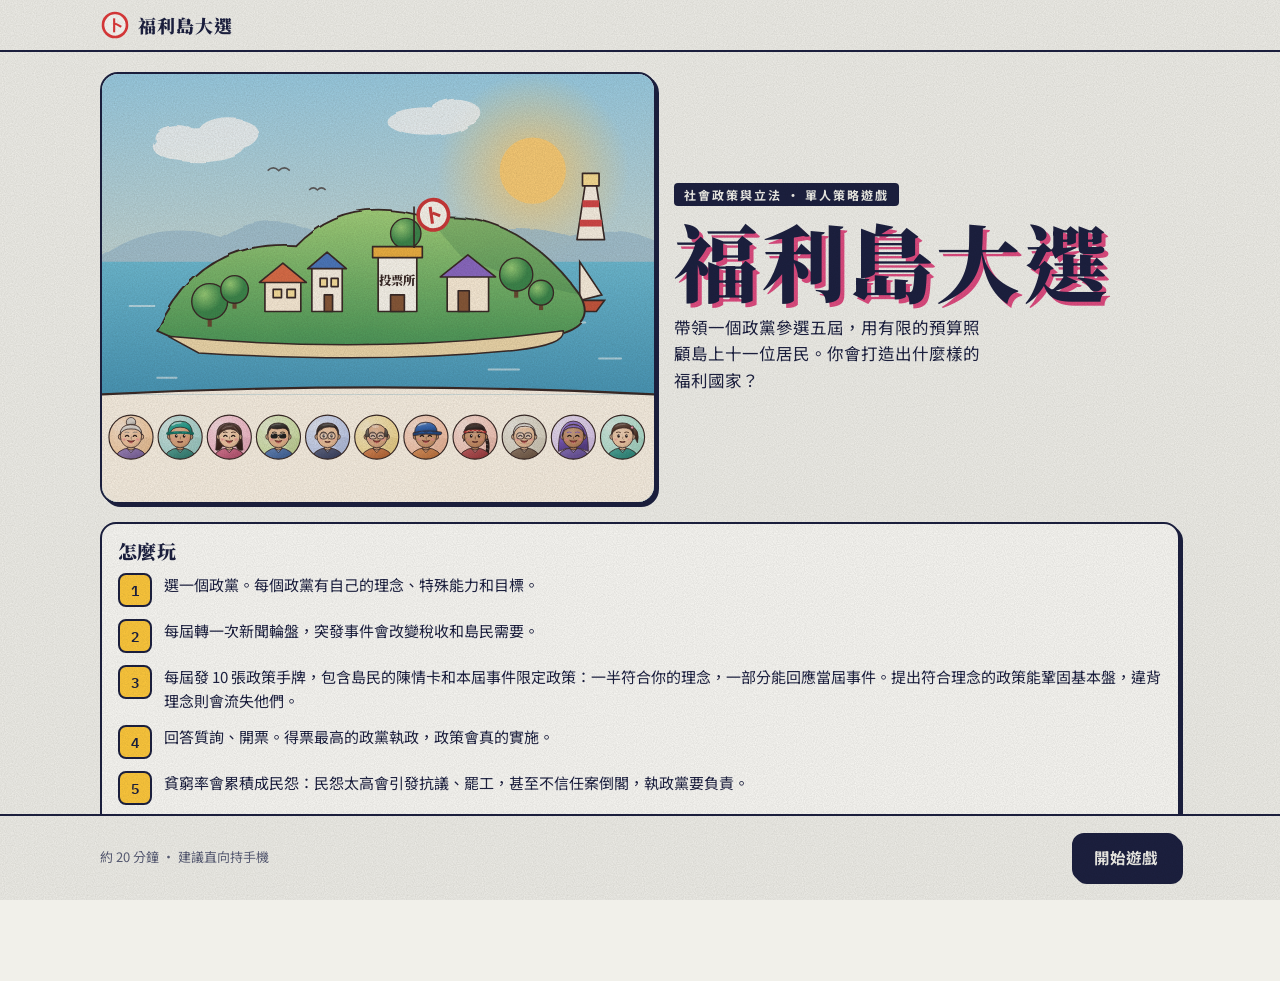
<file: original/welfare-island-published-1792140395-9a4e.html>
<!doctype html><html><head><meta charset=utf8><meta name=viewport content="width=device-width,initial-scale=1,viewport-fit=cover"><style>:root{color-scheme:light;box-sizing:border-box;padding-top:env(safe-area-inset-top,0px);padding-bottom:env(safe-area-inset-bottom,0px)}html{scroll-padding-top:env(safe-area-inset-top,0px)}body{margin:0;padding:0;font:14px -apple-system,BlinkMacSystemFont,sans-serif;background:#fff;color:#000}img{max-width:100%}[hidden]:not([hidden=until-found i]){display:none!important}</style></head><body>
<title>福利島大選</title>
<meta name="claude:viewport-fit-sides" content="cover">
<link rel="preconnect" href="https://fonts.googleapis.com">
<link rel="stylesheet" href="https://fonts.googleapis.com/css2?family=Noto+Serif+TC:wght@900&family=Noto+Sans+TC:wght@400;500;700;900&family=IBM+Plex+Mono:wght@500;600&display=swap">
<style>
/* Layout: riso-printed election leaflet — paper grain, hard ink shadows, misregistered inks; sticky HUD, one stage per phase, thumb-reach action bar */
:root{
  --paper:#F1F0EA; --surface:#FBFAF6; --soft:#E3E2D9; --ink:#1C2040; --muted:#5A5E77; --line:#1C2040; --hair:#CFCEC3;
  --blue:#2F5DB8; --pink:#EC4F8C; --yellow:#FFC93C; --teal:#0F9A92; --orange:#F2692C; --purple:#7650C4;
  --stamp:#E0393A; --good:#0F8A7F; --bad:#E0393A; --ballot:var(--yellow); --sea:var(--teal);
  --ochre:#A9741C; --p-co:var(--ochre); --p-nr:var(--blue); --p-tw:var(--purple); --p-ds:var(--orange); --p-fe:var(--pink); --p-gr:var(--teal);
  --on-p:#FFFFFF; --hard:3px 3px 0 var(--ink); --hard-sm:2px 2px 0 var(--ink); --grain:.22;
  --f-display:'Noto Serif TC','Songti TC','PMingLiU',serif;
  --f-body:'Noto Sans TC','PingFang TC','Microsoft JhengHei',system-ui,sans-serif;
  --f-num:'IBM Plex Mono',ui-monospace,Menlo,monospace;
  --barh:84px;
}
@media (prefers-color-scheme: dark){:root:not([data-theme="light"]){
  --paper:#14172A; --surface:#1C2036; --soft:#2A2F4B; --ink:#ECEEF6; --muted:#A3A8C4; --line:#ECEEF6; --hair:#363C5C;
  --blue:#6E95F0; --pink:#FF77A9; --yellow:#FFD45E; --teal:#35C7BC; --orange:#FF8E58; --purple:#A585F0; --ochre:#E2AE55;
  --stamp:#FF5A5A; --good:#35C7BC; --bad:#FF5A5A; --on-p:#14172A; --grain:.12; color-scheme:dark}}
:root[data-theme="dark"]{
  --paper:#14172A; --surface:#1C2036; --soft:#2A2F4B; --ink:#ECEEF6; --muted:#A3A8C4; --line:#ECEEF6; --hair:#363C5C;
  --blue:#6E95F0; --pink:#FF77A9; --yellow:#FFD45E; --teal:#35C7BC; --orange:#FF8E58; --purple:#A585F0; --ochre:#E2AE55;
  --stamp:#FF5A5A; --good:#35C7BC; --bad:#FF5A5A; --on-p:#14172A; --grain:.12; color-scheme:dark}

*{box-sizing:border-box}
html{-webkit-text-size-adjust:100%}
body{background:var(--paper);color:var(--ink);font-family:var(--f-body);font-size:15px;line-height:1.6;
  padding-left:max(16px,env(safe-area-inset-left,0px));padding-right:max(16px,env(safe-area-inset-right,0px));
  padding-block:0 calc(var(--barh) + 28px + env(safe-area-inset-bottom,0px))}
body::before{content:"";position:fixed;inset:0;pointer-events:none;z-index:60;opacity:var(--grain);mix-blend-mode:multiply;
  background-image:url("data:image/svg+xml,%3Csvg xmlns='http://www.w3.org/2000/svg' width='160' height='160'%3E%3Cfilter id='n'%3E%3CfeTurbulence type='fractalNoise' baseFrequency='.9' numOctaves='2' stitchTiles='stitch'/%3E%3CfeColorMatrix values='0 0 0 0 0 0 0 0 0 0 0 0 0 0 0 0 0 0 .55 0'/%3E%3C/filter%3E%3Crect width='100%25' height='100%25' filter='url(%23n)'/%3E%3C/svg%3E")}
.wrap{max-width:1080px;margin:0 auto}
h1,h2,h3{font-family:var(--f-display);font-weight:900;margin:0;text-wrap:balance;line-height:1.2;letter-spacing:.02em}
h2{font-size:clamp(26px,7vw,36px)} h3{font-size:19px}
p{margin:0}
.num{font-family:var(--f-num);font-variant-numeric:tabular-nums}
.muted{color:var(--muted)} .small{font-size:13px}
button{font:inherit;color:inherit;cursor:pointer;-webkit-tap-highlight-color:transparent}
button:focus-visible,summary:focus-visible,textarea:focus-visible{outline:3px solid var(--yellow);outline-offset:2px}
.btn{border:2px solid var(--ink);background:var(--surface);border-radius:12px;padding:0 20px;min-height:48px;font-weight:700;font-size:15.5px;display:inline-flex;align-items:center;justify-content:center;gap:6px;box-shadow:var(--hard);transition:transform .08s,box-shadow .08s}
.btn.primary{background:var(--ink);color:var(--paper)}
.btn.stamp{background:var(--stamp);color:#fff}
.btn:active:not(:disabled){transform:translate(3px,3px);box-shadow:0 0 0 var(--ink)}
.btn:disabled{opacity:.45;cursor:not-allowed;box-shadow:none}
.btn.sm{min-height:34px;padding:0 12px;font-size:13px;box-shadow:var(--hard-sm);border-radius:9px}
.stack{display:flex;flex-direction:column;gap:18px}
.row{display:flex;flex-wrap:wrap;gap:10px;align-items:center}
.card{background:var(--surface);border:2px solid var(--ink);border-radius:16px;padding:16px;box-shadow:var(--hard);min-width:0}
.eyebrow{font-size:12px;letter-spacing:.18em;color:var(--muted);font-weight:700}
.kicker{display:inline-block;background:var(--ink);color:var(--paper);font-size:12px;font-weight:700;letter-spacing:.16em;padding:2px 10px;border-radius:4px}

/* HUD */
.hud{position:sticky;top:env(safe-area-inset-top,0px);z-index:20;background:var(--paper);margin-inline:calc(-1 * max(16px,env(safe-area-inset-left,0px)));padding:10px max(16px,env(safe-area-inset-left,0px));border-bottom:2px solid var(--ink)}
.hud .in{max-width:1080px;margin:0 auto;display:flex;align-items:center;gap:12px;min-width:0;overflow:hidden}
.brand{display:flex;align-items:center;gap:8px;flex:none}
.brand b{font-family:var(--f-display);font-weight:900;font-size:18px;letter-spacing:.06em}
.pips{display:flex;gap:4px;align-items:center}
.pip{width:20px;height:8px;border-radius:2px;border:1.5px solid var(--ink);background:transparent}
.pip.done{background:var(--ink)} .pip.now{background:var(--yellow)}
.hstats{margin-left:auto;display:flex;gap:14px;align-items:center}
.hstat{display:flex;flex-direction:column;align-items:flex-end;line-height:1.15}
.hstat .l{white-space:nowrap;font-size:10.5px;color:var(--muted);letter-spacing:.06em;font-weight:500}
.hstat .v{font-family:var(--f-num);font-size:16px;font-weight:600}
.hstat .v.hot{color:var(--stamp)}
.debtmini{width:64px;height:6px;border-radius:2px;border:1.5px solid var(--ink);overflow:hidden;margin-top:3px;box-sizing:content-box}
.debtmini i{display:block;height:100%;background:var(--teal);transition:width .6s}
.debtmini i.hot{background:var(--stamp)}

/* bottom action bar */
.actionbar{position:fixed;left:0;right:0;bottom:0;z-index:30;background:var(--paper);border-top:2px solid var(--ink);
  padding:10px max(16px,env(safe-area-inset-right,0px)) calc(12px + env(safe-area-inset-bottom,0px)) max(16px,env(safe-area-inset-left,0px))}
.actionbar .in{max-width:1080px;margin:0 auto;display:flex;align-items:center;gap:12px;min-height:calc(var(--barh) - 22px)}
.actionbar .grow{flex:1;min-width:0}
.actionbar .btn{flex:none}
.wallet{display:flex;flex-direction:column;gap:5px;min-width:0}
.wallet .t{display:flex;justify-content:space-between;align-items:baseline;gap:8px;font-size:12.5px;color:var(--muted)}
.wallet .bal{font-family:var(--f-num);font-weight:600;font-size:18px}
.wallet .bal.neg{color:var(--bad)} .wallet .bal.pos{color:var(--good)}
.meter{height:10px;border-radius:3px;border:1.5px solid var(--ink);overflow:hidden;position:relative;background:var(--surface)}
.meter i{position:absolute;inset:0 auto 0 0;background:var(--teal);transition:width .3s}
.meter i.over{background:var(--stamp)}

main{padding-top:20px}

/* title */
.hero{display:grid;grid-template-columns:minmax(0,1fr);gap:18px;align-items:center}
.poster{border:2px solid var(--ink);border-radius:18px;overflow:hidden;box-shadow:var(--hard);background:var(--surface)}
.poster>svg{width:100%;height:auto;display:block}
.hero h1{white-space:nowrap;font-size:clamp(44px,14vw,84px);letter-spacing:.04em;line-height:1;position:relative}
.hero h1 span{position:relative;display:inline-block}
.hero h1 span::before{content:attr(data-t);position:absolute;left:4px;top:4px;color:var(--pink);z-index:-1;mix-blend-mode:multiply}
.hero .sub{font-size:16.5px;max-width:34ch}
.how{display:flex;flex-direction:column;gap:12px;counter-reset:s;margin:0;padding:0;list-style:none}
.how li{display:flex;gap:12px;align-items:flex-start}
.how li::before{counter-increment:s;content:counter(s);flex:none;width:30px;height:30px;border-radius:8px;border:2px solid var(--ink);background:var(--yellow);color:#1C2040;display:grid;place-items:center;font-family:var(--f-num);font-size:14px;font-weight:600}
@media (min-width:760px){.hero{grid-template-columns:minmax(0,1.1fr) minmax(0,1fr)}}

/* party cards */
.plist{display:grid;grid-template-columns:minmax(0,1fr);gap:14px}
@media (min-width:640px){.plist{grid-template-columns:repeat(2,minmax(0,1fr))}}
@media (min-width:960px){.plist{grid-template-columns:repeat(3,minmax(0,1fr))}}
.pcard{--pc:var(--ink);text-align:left;border:2px solid var(--ink);background:var(--surface);border-radius:16px;padding:0;display:flex;flex-direction:column;position:relative;overflow:hidden;box-shadow:var(--hard);transition:transform .1s}
.pcard .band{background:var(--pc);color:var(--on-p);padding:12px 16px 10px;display:flex;justify-content:space-between;align-items:flex-end;border-bottom:2px solid var(--ink);position:relative;overflow:hidden}
.pcard .band::after{content:"";position:absolute;inset:0;background:radial-gradient(currentColor 1.1px,transparent 1.3px) 0 0/7px 7px;opacity:.22;-webkit-mask:linear-gradient(110deg,transparent 45%,#000);mask:linear-gradient(110deg,transparent 45%,#000)}
.pcard .pname{font-family:var(--f-display);font-weight:900;font-size:26px;line-height:1.1;position:relative;z-index:1}
.pcard .body{padding:12px 16px 14px;display:flex;flex-direction:column;gap:8px}
.pcard .slogan{font-size:14px;font-weight:500}
.pcard .ab{font-size:13px;background:var(--soft);border-radius:8px;padding:6px 10px}
.pcard ul{margin:0;padding-left:18px;font-size:13px;color:var(--muted)}
.pcard.on{transform:translate(-2px,-2px);box-shadow:5px 5px 0 var(--pc),5px 5px 0 2px var(--ink)}
.check{position:relative;z-index:1;width:30px;height:30px;border-radius:50%;background:var(--paper);color:var(--ink);border:2px solid var(--ink);display:grid;place-items:center;font-weight:900;font-size:15px}

/* wheel + news */
.news{display:grid;grid-template-columns:minmax(0,1fr);gap:20px;align-items:center}
@media (min-width:760px){.news{grid-template-columns:minmax(0,320px) minmax(0,1fr)}}
.wheelwrap{position:relative;width:min(78vw,300px);aspect-ratio:1;margin:6px auto 0}
.wheelwrap>svg:not(.pointer){width:100%;height:100%;display:block}
#wheelg{transform-origin:150px 150px;transition:transform 3.4s cubic-bezier(.15,.85,.2,1)}
.wheelwrap .pointer{position:absolute;left:50%;top:-14px;transform:translateX(-50%);z-index:2;width:22px;height:26px;display:block;filter:drop-shadow(1px 2px 0 rgba(0,0,0,.25))}
.bulletin{border:2px solid var(--ink);border-radius:16px;overflow:hidden;min-width:0;background:var(--surface);box-shadow:var(--hard)}
.bulletin .bar{background:var(--stamp);color:#fff;font-weight:700;letter-spacing:.2em;padding:6px 14px;font-size:12px;display:flex;justify-content:space-between;align-items:center;border-bottom:2px solid var(--ink)}
.live{display:inline-flex;align-items:center;gap:6px}
.live::before{content:"";width:8px;height:8px;border-radius:50%;background:#fff;animation:blink 1.2s infinite}
@keyframes blink{50%{opacity:.2}}
.bulletin .body{padding:16px;display:flex;flex-direction:column;gap:10px}
.bulletin .headline{font-family:var(--f-display);font-weight:900;font-size:clamp(28px,8vw,40px);line-height:1.15}
.fx{display:flex;flex-wrap:wrap;gap:6px}
.chip{font-size:12.5px;border-radius:6px;padding:2px 9px;border:1.5px solid var(--ink);background:var(--yellow);color:#1C2040;font-weight:500}
.ticker{overflow:hidden;white-space:nowrap;border-top:2px solid var(--ink);font-size:12.5px;padding:7px 0;background:var(--soft)}
.ticker span{display:inline-block;padding-left:100%;animation:tick 26s linear infinite}
@keyframes tick{to{transform:translateX(-100%)}}
.paper{border:2px solid var(--ink);border-radius:4px;padding:12px 14px;background:var(--surface);display:flex;flex-direction:column;gap:4px;box-shadow:var(--hard);transform:rotate(-.6deg)}
.paper .mast{display:flex;justify-content:space-between;align-items:baseline;border-bottom:4px double var(--ink);padding-bottom:4px;margin-bottom:6px}
.paper .mast b{font-family:var(--f-display);font-weight:900;font-size:20px;letter-spacing:.3em}
.paper .hl{font-family:var(--f-display);font-weight:900;font-size:clamp(22px,6vw,28px);line-height:1.2}

.vign{border-bottom:2px solid var(--ink);line-height:0;background:var(--soft)}
.vign svg{width:100%;height:auto;display:block}
.refbar{position:relative;height:30px;border:2px solid var(--ink);border-radius:8px;display:flex;overflow:visible;background:var(--surface)}
.refbar i{display:block;height:100%}
.refbar i.y{background:var(--teal)} .refbar i.n{background:var(--stamp)}
.refbar .th{position:absolute;top:-6px;bottom:-6px;border-left:2.5px dashed var(--ink)}
/* social thermometer */
.thermo{border:2px solid var(--ink);border-radius:16px;padding:14px 16px;background:var(--surface);box-shadow:var(--hard);display:flex;flex-direction:column;gap:8px}
.thermo.lv1{box-shadow:5px 5px 0 var(--orange),5px 5px 0 2px var(--ink)}
.thermo.lv2,.thermo.lv3{box-shadow:5px 5px 0 var(--stamp),5px 5px 0 2px var(--ink);background:color-mix(in srgb,var(--stamp) 7%,var(--surface))}
.th-top{display:flex;justify-content:space-between;align-items:center}
.th-bar{position:relative;height:16px;border:2px solid var(--ink);border-radius:8px;background:linear-gradient(90deg,var(--teal) 0 35%,var(--yellow) 35% 60%,var(--orange) 60% 80%,var(--stamp) 80%);overflow:hidden}
.th-bar i{position:absolute;right:0;top:0;bottom:0;left:auto;background:var(--surface);opacity:.82}
.th-bar span{position:absolute;top:0;bottom:0;border-left:2px solid var(--ink)}
.th-scale{display:flex;justify-content:space-between}
/* citizen tooltip */
[data-cid]{cursor:help}
#ctip{position:fixed;z-index:70;max-width:min(280px,calc(100vw - 24px));background:var(--surface);color:var(--ink);border:2px solid var(--ink);border-radius:12px;padding:10px 12px;box-shadow:var(--hard);font-size:13px;line-height:1.55;pointer-events:none}
#ctip .tg{display:inline-block;background:var(--ink);color:var(--paper);font-size:11.5px;font-weight:700;border-radius:4px;padding:0 7px;margin-bottom:4px;letter-spacing:.06em}
#ctip b{font-size:14.5px}
#ctip .need{display:block;margin-top:4px}
#ctip .wt{display:block;margin-top:6px;padding-top:6px;border-top:1.5px dashed var(--hair);color:var(--muted)}
/* citizens */
.cits{display:flex;gap:8px;overflow-x:auto;scroll-snap-type:x mandatory;padding:4px 2px 12px;margin-inline:-2px;scrollbar-width:thin}
.cit{scroll-snap-align:start;flex:none;width:92px;display:flex;flex-direction:column;align-items:center;gap:3px;text-align:center}
.cit .ava{width:68px;height:68px;position:relative}
.cit .ava svg{width:100%;height:100%;display:block;overflow:visible}
.cit .nm{font-size:13px;font-weight:700;line-height:1.2}
.cit .dv{font-family:var(--f-num);font-size:12px;font-weight:600;border:1.5px solid var(--ink);border-radius:5px;padding:0 6px;background:var(--surface)}
.dv.up{background:var(--teal);color:#fff} .dv.down{background:var(--stamp);color:#fff} .dv.zero{color:var(--muted)}
.bump{animation:bump .45s cubic-bezier(.3,1.8,.5,1)}
@keyframes bump{40%{transform:translateY(-9px) rotate(-4deg) scale(1.08)}}
.novote{font-size:10.5px;border:1.5px solid var(--stamp);color:var(--stamp);border-radius:4px;padding:0 4px;line-height:1.5;font-weight:700}
.badge-vote{font-size:10.5px;color:var(--muted)}

/* budget */
.mine{--pc:var(--ink);padding:0;overflow:hidden}
.mine summary{list-style:none;display:flex;justify-content:space-between;align-items:center;gap:8px;cursor:pointer;background:var(--pc);color:var(--on-p);padding:10px 16px}
.mine summary::-webkit-details-marker{display:none}
.mine .pn{font-family:var(--f-display);font-weight:900;font-size:21px}
.mine[open] summary{border-bottom:2px solid var(--ink)}
.mine .inside{padding:12px 16px}
.seg{display:flex;border:2px solid var(--ink);border-radius:12px;overflow:hidden;box-shadow:var(--hard)}
.seg button{flex:1;border:0;background:var(--surface);min-height:50px;font-size:16px;font-weight:700;display:flex;flex-direction:column;align-items:center;justify-content:center;line-height:1.15}
.seg button small{font-family:var(--f-num);font-size:11px;font-weight:500;opacity:.75}
.seg button.on{background:var(--yellow);color:#1C2040}
.seg button+button{border-left:2px solid var(--ink)}
.exi{display:flex;justify-content:space-between;align-items:center;gap:8px;font-size:14px;padding:8px 10px;border:1.5px solid var(--ink);border-radius:10px;background:var(--surface)}
.exi.cut{text-decoration:line-through;color:var(--muted);border-style:dashed}
.filters{display:flex;gap:6px;overflow-x:auto;padding:2px 2px 6px;scrollbar-width:none}
.filters::-webkit-scrollbar{display:none}
.fbtn{flex:none;border:1.5px solid var(--ink);background:var(--surface);border-radius:8px;padding:0 12px;min-height:36px;font-size:13.5px;font-weight:500}
.fbtn.on{background:var(--ink);color:var(--paper)}
.cards{display:grid;grid-template-columns:minmax(0,1fr);gap:12px}
@media (min-width:640px){.cards{grid-template-columns:repeat(2,minmax(0,1fr))}}
@media (min-width:960px){.cards{grid-template-columns:repeat(3,minmax(0,1fr))}}
.pol{--pc:var(--teal);border:2px solid var(--ink);background:var(--surface);border-radius:14px;padding:12px 12px 12px 14px;text-align:left;display:grid;grid-template-columns:minmax(0,1fr) auto;gap:4px 10px;min-width:0;position:relative;box-shadow:var(--hard-sm);transition:transform .08s,box-shadow .08s}
.pol.on{background:color-mix(in srgb,var(--pc) 16%,var(--surface));transform:translate(-2px,-2px);box-shadow:4px 4px 0 var(--pc),4px 4px 0 2px var(--ink)}
.pol.full{opacity:.55}
.tag.eco{background:var(--teal);color:#fff;border-color:var(--ink)}
.tag.fit{background:var(--ink);color:var(--paper)}
.tag.anti{background:var(--surface);color:var(--stamp);border-color:var(--stamp);border-style:dashed}
.tag.evb{background:var(--stamp);color:#fff}
.tag.petb{background:var(--pink);color:#fff}
.tag.evx{background:var(--yellow);color:#1C2040;border-style:dashed}
.pol.petc{border-color:var(--pink);border-width:2.5px}
.pol.evc{background:color-mix(in srgb,var(--yellow) 12%,var(--surface))}
.imp{grid-column:1/-1;display:flex;flex-wrap:wrap;gap:4px;margin-top:2px}
.ic{font-size:11.5px;border-radius:999px;padding:1px 8px;font-weight:500;border:1.2px solid var(--ink)}
.ic.up{background:color-mix(in srgb,var(--teal) 22%,var(--surface))}
.ic.dn{background:color-mix(in srgb,var(--stamp) 16%,var(--surface));color:var(--stamp)}
.petition{display:flex;gap:12px;align-items:flex-start;border:2px solid var(--ink);border-radius:16px;padding:12px;background:color-mix(in srgb,var(--pink) 12%,var(--surface));box-shadow:5px 5px 0 var(--pink),5px 5px 0 2px var(--ink)}
.petition.ok{background:color-mix(in srgb,var(--teal) 14%,var(--surface));box-shadow:var(--hard)}
.petition .ava{width:58px;height:58px;flex:none}.petition .ava svg{width:100%;height:100%}
.petition .pin{display:flex;flex-direction:column;gap:4px;min-width:0}
.petition b{font-size:15px;line-height:1.5}
.flow{display:flex;flex-direction:column;gap:12px}
.frow{display:flex;gap:10px;align-items:flex-start}
.frow .ava{width:42px;height:42px;flex:none}.frow .ava svg{width:100%;height:100%}
.fin{flex:1;min-width:0;display:flex;flex-direction:column;gap:4px}
.fin b{font-size:14px}
.fbar{display:flex;height:12px;border:1.5px solid var(--ink);border-radius:4px;overflow:hidden}
.fbar i{display:block;height:100%}
.fbar i+i{border-left:1px solid var(--surface)}
.dlt{font-family:var(--f-num);font-size:12px;font-weight:600;border:1.5px solid var(--ink);border-radius:5px;padding:0 6px;white-space:nowrap}
.dlt.up{background:var(--teal);color:#fff}.dlt.dn{background:var(--stamp);color:#fff}
.tag.once{background:var(--yellow);color:#1C2040}
.tag.stim{background:color-mix(in srgb,var(--yellow) 55%,var(--surface))}
.tray{position:sticky;top:calc(env(safe-area-inset-top,0px) + 60px);z-index:15;background:var(--paper);border:2px solid var(--ink);border-radius:12px;padding:8px 10px;display:flex;gap:6px;align-items:center;overflow-x:auto;box-shadow:var(--hard-sm);scrollbar-width:none;min-height:50px}
.tray::-webkit-scrollbar{display:none}
.tray .lab{flex:none;font-size:12.5px;font-weight:900;margin-right:2px}
.tchip{--pc:var(--teal);flex:none;display:inline-flex;align-items:center;gap:6px;border:1.5px solid var(--ink);border-radius:999px;padding:2px 3px 2px 11px;font-size:13px;font-weight:500;background:color-mix(in srgb,var(--pc) 16%,var(--surface));white-space:nowrap}
.tchip button{width:28px;height:28px;border-radius:50%;border:0;background:var(--ink);color:var(--paper);font-size:15px;line-height:1;display:grid;place-items:center}
.tchip.cut{background:color-mix(in srgb,var(--stamp) 14%,var(--surface))}
.pol:disabled{opacity:.4;cursor:not-allowed;box-shadow:none}
.pol .pt{font-weight:900;font-size:16px;line-height:1.35}
.coin{grid-row:1/3;grid-column:2;align-self:start;width:44px;height:44px;border-radius:50%;background:var(--yellow);color:#1C2040;border:2px solid var(--ink);display:grid;place-items:center;font-family:var(--f-num);font-weight:600;font-size:17px;position:relative;box-shadow:inset -4px -4px 0 rgba(0,0,0,.12)}
.coin.save{background:var(--teal);color:#fff;font-size:13px}
.coin s{position:absolute;top:-8px;right:-8px;font-size:10px;background:var(--surface);color:var(--muted);border:1.5px solid var(--ink);border-radius:5px;padding:0 3px}
.pol.on .coin::after{content:"✓";position:absolute;bottom:-6px;right:-6px;width:20px;height:20px;border-radius:50%;background:var(--pc);color:#fff;border:1.5px solid var(--ink);font-size:11px;display:grid;place-items:center;font-family:var(--f-body)}
.pol .pd{grid-column:1/-1;font-size:13px;color:var(--muted);line-height:1.5}
.tags{display:flex;flex-wrap:wrap;gap:4px}
.tag{font-size:11px;border-radius:4px;padding:0 6px;border:1.2px solid var(--ink);font-weight:500;background:var(--surface)}
.tag.univ{background:color-mix(in srgb,var(--teal) 25%,var(--surface))}
.tag.sel{background:color-mix(in srgb,var(--yellow) 45%,var(--surface))}
.tag.mkt,.tag.growth{background:color-mix(in srgb,var(--blue) 22%,var(--surface))}
.tag.care{background:color-mix(in srgb,var(--pink) 25%,var(--surface))}
.tag.green{background:color-mix(in srgb,var(--teal) 40%,var(--surface))}
.tag.inv{background:color-mix(in srgb,var(--purple) 20%,var(--surface))}
.tag.ins,.tag.rights{background:color-mix(in srgb,var(--orange) 22%,var(--surface))}

/* results */
.vlist{display:flex;flex-direction:column;gap:14px}
.vrow{--pc:var(--ink);display:grid;grid-template-columns:minmax(0,1fr) auto;gap:4px 10px;align-items:center}
.vrow .who{font-family:var(--f-display);font-weight:900;font-size:17px}
.vrow .pct{font-family:var(--f-num);font-weight:600;font-size:16px}
.vtrack{grid-column:1/-1;height:26px;border:2px solid var(--ink);border-radius:6px;position:relative;background:var(--surface)}
.vtrack i{position:absolute;inset:0 auto 0 0;background:var(--pc);width:0;transition:width 1.3s cubic-bezier(.2,.8,.2,1);border-right:2px solid var(--ink);border-radius:3px 0 0 3px}
.vrow.me .vtrack{box-shadow:var(--hard-sm)}
.you{font-size:11px;background:var(--yellow);color:#1C2040;border:1.5px solid var(--ink);border-radius:4px;padding:0 6px;margin-left:6px;font-family:var(--f-body);font-weight:700;vertical-align:3px}
.stampmark{position:absolute;right:4px;top:50%;width:52px;height:52px;transform:translateY(-50%) rotate(-12deg);animation:stamp .5s .2s cubic-bezier(.3,1.6,.5,1) both}
@keyframes stamp{from{opacity:0;transform:translateY(-50%) scale(2.6) rotate(-12deg)}to{opacity:1;transform:translateY(-50%) scale(1) rotate(-12deg)}}
.qcard{border:2px solid var(--ink);border-radius:16px;overflow:hidden;background:var(--surface);box-shadow:var(--hard)}
.qcard .qh{display:flex;align-items:center;gap:8px;font-size:12.5px;letter-spacing:.18em;color:#fff;font-weight:700;background:var(--stamp);padding:7px 14px;border-bottom:2px solid var(--ink)}
.qcard .qin{padding:16px;display:flex;flex-direction:column;gap:12px}
.qcard .qt{font-family:var(--f-display);font-weight:900;font-size:clamp(20px,5.4vw,24px);line-height:1.4}
.qopt{border:2px solid var(--ink);background:var(--surface);border-radius:12px;padding:12px 14px;text-align:left;font-size:15px;font-weight:500;min-height:54px;display:flex;flex-direction:column;gap:2px;box-shadow:var(--hard-sm)}
.qopt.on{background:var(--yellow);color:#1C2040}
.qopt:disabled{box-shadow:none}
.qopt:disabled:not(.on){opacity:.5}
.insight{font-size:14px;background:var(--soft);border-radius:10px;padding:10px 12px;line-height:1.65}
.reveal{--pc:var(--ink);border:2px solid var(--ink);border-radius:16px;overflow:hidden;background:var(--surface);animation:rise .5s both;box-shadow:var(--hard)}
@keyframes rise{from{opacity:0;transform:translateY(12px)}}
.reveal .top{background:var(--pc);color:var(--on-p);padding:12px 16px;font-family:var(--f-display);font-weight:900;font-size:22px;border-bottom:2px solid var(--ink)}
.reveal .bd{padding:14px 16px;display:flex;flex-direction:column;gap:10px}
.feed{display:grid;grid-template-columns:minmax(0,1fr);gap:12px}
@media (min-width:760px){.feed{grid-template-columns:repeat(2,minmax(0,1fr))}}
.say{display:flex;gap:10px;align-items:flex-start;animation:rise .4s both}
.say .ava{width:52px;height:52px;flex:none}
.say .ava svg{width:100%;height:100%;overflow:visible}
.bub{position:relative;background:var(--surface);border:1.5px solid var(--ink);border-radius:4px 14px 14px 14px;padding:8px 12px;font-size:14px;line-height:1.5;min-width:0}
.bub b{display:block;font-size:12px;color:var(--muted);font-weight:700}
.bub.happy{background:color-mix(in srgb,var(--teal) 16%,var(--surface))}
.bub.mad{background:color-mix(in srgb,var(--pink) 18%,var(--surface))}
.rival{--pc:var(--ink);border-left:5px solid var(--pc);padding:6px 0 6px 12px;font-size:13.5px}
.rival b{font-family:var(--f-display);font-weight:900;font-size:16px}
details.fold>summary{cursor:pointer;font-weight:700;padding:4px 0}

/* final */
.regime{font-family:var(--f-display);font-weight:900;font-size:clamp(32px,9vw,52px);line-height:1.1}
.regime span{background:linear-gradient(transparent 58%,color-mix(in srgb,var(--yellow) 80%,transparent) 58%);padding:0 2px}
.grid2{display:grid;grid-template-columns:minmax(0,1fr);gap:18px}
@media (min-width:760px){.grid2{grid-template-columns:repeat(2,minmax(0,1fr))}}
.radar svg{width:100%;max-width:360px;display:block;margin:0 auto}
.badges{display:grid;grid-template-columns:repeat(auto-fill,minmax(136px,1fr));gap:10px}
.ach{border:2px solid var(--ink);border-radius:14px;padding:12px 10px;display:flex;flex-direction:column;align-items:center;gap:6px;text-align:center;background:var(--surface)}
.ach .medal{width:56px;height:56px}
.ach b{font-size:14px;line-height:1.3}
.ach span{font-size:12px;color:var(--muted);line-height:1.4}
.ach.off{opacity:.4;border-style:dashed}
.ach.on{box-shadow:var(--hard-sm);animation:rise .5s both}
table{border-collapse:collapse;width:100%;font-size:14px}
th,td{padding:7px 8px;border-bottom:1.5px solid var(--hair);text-align:right}
th:first-child,td:first-child{text-align:left}
th{font-weight:700;color:var(--muted);font-size:12.5px;border-bottom:2px solid var(--ink)}
.tl{border-left:5px solid var(--ink);padding:2px 0 2px 12px;font-size:14px;display:flex;flex-direction:column;gap:2px}
.tl .h{font-weight:900}
textarea{width:100%;min-height:88px;font:inherit;font-size:15px;color:var(--ink);background:var(--paper);border:2px solid var(--ink);border-radius:10px;padding:10px 12px;resize:vertical}
.refl{display:flex;flex-direction:column;gap:16px}
.refl label{font-weight:700;font-size:14.5px;display:flex;flex-direction:column;gap:6px}
.imf{border:2px solid var(--ink);border-radius:18px;padding:28px 18px;text-align:center;display:flex;flex-direction:column;gap:12px;align-items:center;background:var(--surface);box-shadow:5px 5px 0 var(--stamp),5px 5px 0 2px var(--ink)}
.imf .big{font-family:var(--f-display);font-weight:900;font-size:clamp(34px,10vw,56px);color:var(--stamp);line-height:1.1}
.toast{position:fixed;left:50%;bottom:calc(var(--barh) + 20px + env(safe-area-inset-bottom,0px));transform:translateX(-50%);background:var(--ink);color:var(--paper);padding:8px 16px;border-radius:10px;font-size:13.5px;font-weight:500;z-index:40;animation:toast 2s both;pointer-events:none;max-width:calc(100% - 32px);text-align:center}
@keyframes toast{0%{opacity:0;transform:translate(-50%,8px)}12%,80%{opacity:1;transform:translate(-50%,0)}100%{opacity:0}}
#fx{position:fixed;inset:0;pointer-events:none;z-index:50}
@media (max-width:420px){.hstat.pov{display:none}.pips{display:none}.brand b{font-size:15px}.hstats{gap:10px}.brand b{font-size:16px}}
@media (prefers-reduced-motion:reduce){*,*::before,*::after{animation:none!important;transition:none!important}}
</style>

<header class="hud"><div class="in">
  <div class="brand"><svg width="30" height="30" viewBox="0 0 40 40" aria-hidden="true"><circle cx="20" cy="20" r="16" fill="var(--surface)" stroke="var(--stamp)" stroke-width="3.5"/><text x="20" y="27.5" text-anchor="middle" font-size="20" fill="var(--stamp)" font-family="Noto Sans TC,sans-serif" font-weight="700">卜</text></svg><b>福利島大選</b></div>
  <div class="pips" id="pips"></div>
  <div class="hstats" id="hstats"></div>
</div></header>
<main class="wrap" id="stage"></main>
<nav class="actionbar" aria-label="遊戲操作"><div class="in" id="bar"></div></nav>
<canvas id="fx" hidden></canvas>
<script>
// ---------- DATA ----------
const CIT=[
 {id:'ma',need:'最在意長照服務、看病方便和老年經濟安全。',grp:'高齡長者',name:'秀英阿嬤',age:81,role:'獨居長者，住在山邊的老社區',w:18},
 {id:'chen',need:'沒有雇主幫忙投保，最怕受傷或收入不穩，在意勞保與職災保障。',grp:'零工勞工',name:'小陳',age:28,role:'外送員，沒有雇主幫忙保勞保',w:12},
 {id:'ling',need:'一個人工作又帶小孩，最需要托育、課後照顧和彈性工時。',grp:'單親家庭',name:'美玲',age:35,role:'單親媽媽，兩個孩子 1 歲和 7 歲',w:12},
 {id:'xiang',need:'有能力也想工作，需要職場合理調整與反歧視保障。',grp:'身心障礙者',name:'宇翔',age:24,role:'視障青年，資工系畢業找工作中',w:7},
 {id:'kevin',need:'收入高、繳稅多，重視稅負與政策效率，也擔心房價和育兒成本。',grp:'高所得受僱者',name:'Kevin',age:40,role:'半導體工程師，年薪 300 萬，房貸壓力大',w:11},
 {id:'wang',need:'在意人事成本、缺工與企業稅負，景氣好壞影響很大。',grp:'雇主',name:'王董',age:56,role:'中小企業老闆，員工 40 人',w:11},
 {id:'de',need:'自己當老闆、沒有勞保，怕規定繁瑣和成本上漲，支持「有做事才有」的補助。',grp:'自營作業者',name:'阿德',age:47,role:'夜市攤商，自己當老闆，最怕繁瑣規定',w:12},
 {id:'yuma',need:'部落交通不便、服務資源少，在意在地照顧、醫療可近性和傳統領域。',grp:'原住民族',name:'尤瑪',age:52,role:'泰雅族，部落文化健康站照服員，住在山上部落',w:5},
 {id:'liu',need:'靠退休金生活，對年金改革最敏感，也需要長照與社區活動。',grp:'外省退休族群',name:'劉伯伯',age:78,role:'外省第二代，退休公立學校老師，住眷村改建國宅',w:8},
 {id:'ati',need:'照顧島上的長輩，卻沒有休假保障，也沒有投票權。',grp:'移工',name:'阿蒂',age:30,role:'印尼籍看護移工，在台第 6 年',w:0},
 {id:'zhen',need:'剛出社會，關心起薪、租屋、學貸，以及社工的勞動條件。',grp:'青年',name:'小禎',age:22,role:'社工系應屆畢業生，正在找工作',w:10}
];
const TAGN={univ:'普及式',sel:'選擇式',mkt:'市場化',ins:'社會保險',inv:'社會投資',care:'照顧',fam:'家庭',civ:'公私協力',reform:'財政改革',stim:'振興',green:'綠色',growth:'成長',rights:'勞動權益'};
const POL=[
 {id:'p1',name:'全民兒童津貼',tags:['univ'],cost:4,d:'每位 0–17 歲兒童每月固定津貼，不看家庭收入。',fx:{pov:-1,dec:1,def:1},cit:{ling:3,zhen:1,kevin:1,chen:1,de:-1},say:{ling:'每月多一筆錢，孩子的午餐費不用再煩惱了。',kevin:'我其實不需要，這筆錢給更需要的家庭比較合理吧？',de:'有錢人家也發，稅金這樣花很可惜。'}},
 {id:'p2',name:'低收入戶生活扶助加碼',tags:['sel'],cost:2,d:'提高低收入戶生活扶助金額，須通過資產調查。',fx:{pov:-3,stg:2,str:1},cit:{ma:2,chen:1,ling:2,xiang:1,kevin:1,de:1},say:{ling:'錢是多了，可是審查時被問得好難堪。',kevin:'錢花在最需要的人身上，這樣才有效率。',ma:'里長幫我申請到了，可是我兒子有房子，差點不過。'}},
 {id:'p3',name:'國民基礎年金',tags:['univ','old'],cost:5,d:'65 歲以上國民每月一筆基本年金，財源來自稅收。',fx:{pov:-2,dec:3},cit:{ma:4,chen:2,de:2,zhen:-1,kevin:-1,wang:-1},say:{ma:'老了終於有一筆自己的錢，不用跟孩子開口。',de:'我們攤商沒有勞保，老了總算有個底。',zhen:'人口這麼老，這筆錢以後是我們這一代在付耶。'}},
 {id:'p4',name:'受僱者社會保險擴大',tags:['ins'],cost:3,d:'提高勞保與職業保險給付，由勞雇雙方分攤保費。',fx:{dec:1,str:3},cit:{kevin:2,wang:-2,zhen:1,chen:-1},say:{chen:'又是有雇主的人才有，我沒份。',wang:'雇主負擔的保費又增加了。',kevin:'繳多少領多少，這種制度我能接受。'}},
 {id:'p5',name:'長照服務券',tags:['mkt','care','old'],cost:2,d:'發給長照服務券，由民間業者提供服務，民眾自由選擇。',fx:{def:1,str:1},cit:{ma:1,ling:2,kevin:1,zhen:-1},say:{ling:'可以自己挑服務時段和業者，比排公家的隊彈性多了。',ma:'拿到券了，可是我們山邊業者很少。',zhen:'服務都外包出去，社工的薪水會不會更低？'}},
 {id:'p6',name:'長照公共服務網',tags:['univ','care','old'],cost:5,d:'政府直接設置居家服務、日照中心與社區據點。',fx:{def:3,dec:2,emp:1},cit:{ma:4,ling:2,zhen:2,wang:-1,de:-1},say:{ma:'居服員每天都來，我不用一個人撐了。',zhen:'公部門開缺了，可以安心投履歷。',de:'公家蓋的據點，聽說排隊要排半年。'}},
 {id:'p7',name:'0–2 歲公共托育',tags:['univ','care','inv'],cost:4,d:'廣設公立托嬰中心，收費平價。',fx:{def:3,emp:2},cit:{ling:5,zhen:1,kevin:1},say:{ling:'小的有地方托，我終於可以回去上班了！',kevin:'公幼抽籤抽不到，還不如補助我們自己選。'}},
 {id:'p8',name:'商業長照險保費抵稅',tags:['mkt','old'],cost:1,d:'購買商業長照保險的保費可以抵扣所得稅。',fx:{dec:-1,str:2},cit:{kevin:3,wang:1,de:1,chen:-1},say:{kevin:'自己的老後自己準備，政府鼓勵一下很合理。',chen:'我連保費都繳不起，抵什麼稅？',de:'能抵稅的話，我願意自己買一張。'}},
 {id:'p9',name:'就業促進與職業訓練',tags:['inv'],cost:2,d:'失業與轉職者的職業訓練、就業媒合與訓練津貼。',fx:{emp:2,pov:-1},cit:{chen:2,xiang:1,wang:1,de:1},say:{chen:'想轉行的話，終於有課可以上。',wang:'有受過訓的人，我比較敢錄用。'}},
 {id:'p10',name:'身障支持性就業',tags:['inv'],cost:3,d:'就業服務員陪同身障者進入一般職場，並持續支持。',fx:{emp:1,pov:-1,stg:-1},cit:{xiang:5,zhen:1},say:{xiang:'有就服員陪我跟主管溝通，我做到了想做的工作。'}},
 {id:'p11',name:'僱用身障者企業減稅',tags:['mkt'],cost:1,d:'企業每僱用一名身障員工可以減稅。',fx:{emp:1},cit:{wang:3,xiang:1},say:{wang:'有誘因，我就願意多開兩個職缺試試看。',xiang:'職缺變多是好事，但希望不只是清潔工作。'}},
 {id:'p12',name:'平台工作者強制納保',tags:['ins','rights'],cost:2,d:'外送、網約車等平台工作者強制納入勞保與職災保險。',fx:{dec:1,str:-1},cit:{chen:3,wang:-1,de:-2},say:{chen:'有保障是好，但保費會不會從我的收入扣？',de:'今天管外送，下一個是不是輪到我們攤商要繳？'}},
 {id:'p13',name:'移工勞動保障',tags:['rights'],cost:1,d:'家事移工納入勞基法的休假與最低工資保障。',fx:{stg:-1},cit:{ati:5,wang:-1,ma:-2},say:{ati:'我終於有休假了。可惜我不能投票告訴你們我很開心。',ma:'請看護變貴了，我負擔不起怎麼辦？'}},
 {id:'p14',name:'社會住宅',tags:['univ'],cost:4,d:'興建只租不售的公共住宅，租金低於市價。',fx:{pov:-1,dec:1},cit:{zhen:3,chen:2,ling:2,kevin:-1,de:-1},say:{zhen:'租金合理，終於可以搬出分租雅房。',kevin:'蓋在我家旁邊？社區的人都在連署反對。'}},
 {id:'p15',name:'碳費投入綠能轉型',tags:['green','inv'],cost:2,d:'開徵碳費，收入投入綠能產業與勞工轉職。',fx:{env:3,emp:1},cit:{wang:-2,zhen:2,chen:1,xiang:1,ling:1,de:-1},say:{wang:'電費和原料又要漲了。',zhen:'夏天越來越熱，這件事總要有人做。'}},
 {id:'p16',name:'大眾運輸月票',tags:['univ','green'],cost:2,d:'公車、捷運、火車無限搭乘月票，由政府補貼。',fx:{env:2,pov:-1},cit:{chen:2,zhen:2,ma:2,xiang:2,ling:1,ati:1},say:{zhen:'通勤費省了一半。',xiang:'不能開車的我，出門終於方便多了。',ati:'放假出門方便多了。'}},
 {id:'p17',name:'產業升級投資抵減',tags:['growth','mkt'],cost:2,d:'製造業與科技業研發、設備投資可抵減營所稅。',fx:{emp:2,env:-2,str:1},cit:{wang:4,kevin:2,xiang:1},say:{wang:'這才叫拚經濟！明年可以加薪了。',kevin:'公司擴廠，工作機會跟分紅都會多一點。'}},
 {id:'p18',name:'家庭照顧者津貼',tags:['sel','care','fam'],cost:2,d:'在家照顧失能家人的家屬每月領津貼，須通過資產調查。',fx:{def:-2,pov:-1},cit:{ling:1,ma:2,de:1},say:{ma:'媳婦照顧我這麼辛苦，總算有一點補貼。',ling:'錢不多，等於叫我待在家照顧就好。'}},
 {id:'p19',name:'社工人力與薪資方案',tags:['inv'],cost:2,d:'補助社工人力，降低每人案量並調升薪資。',fx:{stg:-1},cit:{zhen:5,ma:1},say:{zhen:'案量降了，終於有時間好好跟個案會談。'}},
 {id:'p20',name:'工作所得補助',tags:['sel','inv'],cost:2,d:'有工作但收入偏低的人，政府按所得補貼，鼓勵持續就業。',fx:{pov:-2,emp:2},cit:{chen:3,ling:2,de:2,zhen:1,kevin:1},say:{chen:'有在工作就多一筆補貼，感覺被肯定。',de:'這種「有做事才有」的補助我支持。',kevin:'補助有在努力的人，我覺得公平。'}},
 {id:'p21',name:'托育準公共化',tags:['mkt','care','civ'],cost:2,d:'政府與私立托嬰中心簽約，家長用平價收費，業者自主經營。',fx:{def:2,emp:1},cit:{ling:3,kevin:2,wang:1},say:{ling:'家附近的私立托嬰也能平價送，選擇變多了。',kevin:'不用等公幼抽籤，自己挑合約園所就好。'}},
 {id:'p22',name:'公益捐款與社會企業抵稅',tags:['civ','mkt'],cost:1,d:'捐款給社福團體或投資社會企業，可以抵稅。',fx:{stg:-1},cit:{wang:2,kevin:2,zhen:1},say:{zhen:'協會募款變容易了。',wang:'與其繳稅，我寧願自己捐給信得過的團體。'}},
 {id:'p23',name:'三代同堂租稅優惠',tags:['fam'],cost:1,d:'與父母同住奉養的家庭，可以享有所得稅減免。',fx:{def:-1,pov:-1},cit:{ma:2,kevin:1,de:2,ling:-1},say:{ma:'兒子一家搬回來住，家裡熱鬧多了。',de:'孝順爸媽還能減稅，我很支持。',ling:'單親又沒跟長輩住的，就被排除在外了。'}},
 {id:'p24',name:'年金改革：延後請領',tags:['reform'],cost:-2,d:'請領年齡延後、給付公式調整，讓年金制度可以撐得更久。',fx:{pov:1},cit:{ma:-3,chen:-1,kevin:2,zhen:2,wang:1},say:{zhen:'至少我們這一代退休時還領得到。',ma:'我等這筆錢等了一輩子，怎麼說改就改？',kevin:'早點改，痛比較少。'}},
 {id:'p25',name:'福利行政數位化與稽查',tags:['reform'],cost:-1,d:'申請全面線上化，並查核重複請領與詐領。',fx:{stg:1},cit:{kevin:2,de:1,wang:1,ma:-2,zhen:1},say:{kevin:'終於不用跑三個窗口，稅金也不會被亂領。',ma:'要用手機申請，我不會啊。',zhen:'行政時間省下來，可以多陪個案。'}},
 {id:'p26',name:'放寬家庭看護移工聘僱',tags:['mkt','fam'],cost:0,d:'放寬申請家庭看護移工的資格，減少等待時間。',fx:{def:1},cit:{ma:3,wang:1,ling:1,ati:-1,zhen:-1},say:{ma:'請看護比較容易了，女兒不用辭職回來照顧我。',ati:'同鄉可以來工作，但我們的休假還是沒人管。',zhen:'照顧都交給移工，本國照顧人力怎麼辦？'}},
 {id:'p27',name:'社區互助據點',tags:['civ','care','fam'],cost:1,d:'補助廟宇、教會與社區發展協會，辦理共餐、關懷訪視與志工服務。',fx:{def:1,stg:-1},cit:{ma:3,zhen:1,de:1,ling:1},say:{ma:'廟口的共餐據點，每天都有伴。',de:'鄰里互相照顧，比政府直接做更有人情味。'}},
 {id:'p28',name:'調降營所稅與小店免稅額',tags:['growth','mkt'],cost:2,d:'調降營利事業所得稅率，並提高小規模營業人的免稅門檻。',fx:{emp:1,str:1},cit:{wang:3,de:3,kevin:1,zhen:-1},say:{de:'小本生意少繳點稅，我就能多請一個工讀生。',wang:'稅負輕一點，我才不會想把工廠移到國外。'}}
 ,{id:'p29',name:'全民消費券',tags:['univ','stim'],once:true,cost:4,d:'每人發放消費券，限期在國內消費，帶動商家生意。只能發一次，不會變成常態支出。',fx:{eco:2.5},cit:{de:4,wang:2,chen:1,ma:1,ling:1,zhen:1,kevin:-1},say:{de:'券發下來，夜市人潮整個回來了！',kevin:'短期刺激可以，但別變成常態，債最後還是我們在還。',wang:'店裡生意好轉，我暫時不用裁員了。'}},
 {id:'p30',name:'擴大公共建設',tags:['growth','stim'],once:true,cost:3,d:'加速推動道路、軌道與社會住宅工程，創造營建業工作機會。只執行一次。',fx:{eco:2,emp:1,env:-1},cit:{wang:2,chen:2,de:1,xiang:1},say:{chen:'工地缺人，日薪比跑外送還高。',wang:'訂單排到明年，總算能喘口氣。'}},
 {id:'p31',name:'全民基本收入',tags:['univ'],refOnly:true,cost:6,d:'每位國民每月領取一筆無條件的基本收入，不需審查。',fx:{pov:-3,dec:3,eco:.5},cit:{ma:2,chen:3,ling:3,xiang:3,zhen:3,de:1,kevin:-2,wang:-3},say:{chen:'跑單收入不穩，有個底真的安心很多。',wang:'稅要加到多高才養得起？大家還會想工作嗎？',kevin:'我也領得到，但這帳怎麼算都不太對。'}}
];
const REFS=[
 {id:'pension',pid:'p24',title:'年金改革公投',q:'你是否同意延後年金請領年齡、調整給付公式，以維持年金制度永續？',pro:'人口老化，不改革年金就會破產，年輕世代將繳了卻領不到。',con:'政府應信守承諾，長者早已規劃好退休生活，改革應從其他財源著手。'},
 {id:'migrant',pid:'p13',title:'家事移工保障公投',q:'你是否同意將家事移工納入勞動基準法，保障休假與最低工資？',pro:'家事移工長時間工作卻沒有休假，這是基本人權與勞動正義。',con:'照顧費用會大幅上升，許多失能家庭將負擔不起，應先建立替代照顧人力。'},
 {id:'ubi',pid:'p31',title:'全民基本收入公投',q:'你是否同意每位國民每月領取一筆無條件的基本收入？',pro:'AI 與零工經濟讓工作越來越不穩定，基本收入給每個人底線保障，也沒有資格審查的汙名。',con:'財政負擔極重，可能削弱工作意願，錢也會發給不需要的人。'}
];
const DEMO=[
 {id:'ma',to:24,why:'高齡化：65 歲以上選民比例持續上升。'},
 {id:'ling',to:9,why:'少子化：育兒家庭在選民中的比例下降。'},
 {id:'chen',to:14,why:'平台經濟擴張：零工與外送工作者越來越多。'},
 {id:'zhen',to:12,why:'首投族：一批年輕人第一次拿到選票。'},
 {id:'liu',to:6,why:'世代交替：戰後來台的第一、二代外省族群逐漸凋零。'}
];
const ECO={p7:.8,p9:.6,p10:.3,p17:1,p20:.5,p21:.6,p28:.8,p15:.5,p19:.2,p11:.2,p14:.3,p24:.3};
POL.push({id:'p32',name:'部落文化健康站擴點',tags:['civ','care'],cost:2,d:'補助原住民族部落設置文化健康站，由族人用族語照顧族人。',fx:{def:1,stg:-1},cit:{yuma:5,ma:1,zhen:1},say:{yuma:'用族語陪 yaki（祖母）唱歌、吃飯，長輩笑得比較多。',zhen:'在地人照顧在地人，服務才接得住。'}});
const EXTRA={
 p1:{cit:{yuma:1}},p2:{cit:{yuma:1,liu:0}},
 p3:{cit:{yuma:3,liu:-1},say:{yuma:'部落很多人沒有勞保，基礎年金對我們很重要。',liu:'我有退休金，這筆錢應該先給沒有保障的人。'}},
 p5:{cit:{yuma:-2,liu:1},say:{yuma:'山上根本沒有業者願意來，券拿了也用不到。',liu:'我住市區，選擇多，用券挺方便的。'}},
 p6:{cit:{yuma:2,liu:2},say:{yuma:'公家願意來山上設據點，比等業者實在多了。',liu:'老伴走了以後，日照中心是我唯一的社交圈。'}},
 p8:{cit:{liu:1}},p9:{cit:{yuma:1}},
 p14:{cit:{liu:1}},p16:{cit:{yuma:3,liu:2},say:{yuma:'公車一天只有兩班，月票不如先多開幾班車。'}},
 p18:{cit:{yuma:1,liu:1}},p20:{cit:{yuma:1}},
 p23:{cit:{liu:2},say:{liu:'孩子在外地工作，同住優惠對我們家用不上，但這方向是對的。'}},
 p24:{cit:{liu:-4,yuma:-1},say:{liu:'我們這一代老師的退休金已經砍過一次了，現在又要改？'}},
 p25:{cit:{liu:-1,yuma:-1},say:{yuma:'部落網路訊號不穩，線上申請對我們很不方便。'}},
 p26:{cit:{liu:2}},p27:{cit:{yuma:2,liu:2},say:{liu:'社區活動中心的書法班和共餐，讓我每天有地方去。'}},
 p29:{cit:{yuma:1,liu:1}},p30:{cit:{yuma:2},say:{yuma:'山路修好了，颱風季就不會再被困在部落裡。'}},
 p31:{cit:{yuma:2,liu:-1}},p13:{cit:{liu:-1}},p15:{cit:{yuma:-1},say:{yuma:'綠能很好，但風電和光電場別再蓋在我們的傳統領域上了。'}}
};
POL.forEach(p=>{const x=EXTRA[p.id];if(x){Object.assign(p.cit,x.cit||{});Object.assign(p.say,x.say||{})}});
// ---- expanded regular policies ----
POL.push(
 {id:'q1',name:'健保部分負擔調降',tags:['univ'],cost:3,d:'降低看診與住院的部分負擔，讓看病更便宜。',fx:{dec:1,pov:-1},cit:{ma:3,liu:2,yuma:2,ling:1,chen:1,kevin:-1},say:{ma:'掛號費少一點，我就不會拖著不去看醫生。',kevin:'健保已經快破產了，還要再降？'}},
 {id:'q2',name:'健保費率調漲以穩財務',tags:['reform','ins'],cost:-2,d:'調高健保費率與補充保費，避免健保財務破產。',fx:{str:-1},cit:{kevin:-2,wang:-2,de:-1,zhen:1,ma:1},say:{zhen:'健保倒了，大家都沒得用。',wang:'雇主負擔的保費又增加了。'}},
 {id:'q3',name:'青年心理諮商補助',tags:['univ','inv'],cost:1,d:'15 到 45 歲民眾可以免費接受三次心理諮商。',fx:{stg:-1},cit:{zhen:4,ling:2,kevin:2,chen:1},say:{zhen:'壓力大到失眠時，終於有地方可以說。',kevin:'工作壓力大，知道有資源比較安心。'}},
 {id:'q4',name:'社區精神復健與社區家園',tags:['care','civ'],cost:2,d:'在社區設置精神障礙者的日間會所與支持住宅。',fx:{stg:-1,def:1},cit:{xiang:2,zhen:2,ma:1,kevin:-1,de:-1},say:{zhen:'讓病友在社區生活，而不是關在醫院。',kevin:'要設在我們社區？很多鄰居會擔心。'}},
 {id:'q5',name:'私立大學學費補助',tags:['univ','inv'],cost:3,d:'私立大學學生每年補助學費，縮小公私立差距。',fx:{emp:1,eco:.4},cit:{zhen:4,ling:2,chen:1,de:1,kevin:-1},say:{zhen:'不用再背那麼多就學貸款了。',kevin:'應該先把錢花在提升教育品質吧？'}},
 {id:'q6',name:'技職教育與產學合作',tags:['inv','growth'],cost:2,d:'補助技職學校與企業合作，學生邊學邊做、畢業就業。',fx:{emp:2,eco:.5},cit:{wang:3,zhen:2,chen:1,de:1},say:{wang:'學校教的跟業界接軌，我就敢用新人。'}},
 {id:'q7',name:'弱勢學童課後照顧與營養午餐',tags:['sel','care'],cost:1,d:'低收入、原住民族與新住民家庭的孩子，課後照顧與午餐免費。',fx:{pov:-1,def:1},cit:{ling:3,yuma:2,ati:1,zhen:1},say:{ling:'下班前孩子有地方去，還能吃頓營養的晚餐。'}},
 {id:'q8',name:'兒少保護社工人力擴編',tags:['inv','care'],cost:2,d:'增加兒少保護社工，並設 24 小時通報與緊急安置。',fx:{stg:-1},cit:{zhen:3,ling:2,ma:1},say:{zhen:'一個社工負責 40 個案子，根本救不完。'}},
 {id:'q9',name:'家暴被害人安置與經濟扶助',tags:['sel','care'],cost:1,d:'提供庇護住所、緊急生活費與法律扶助，協助被害人自立。',fx:{pov:-1,def:1},cit:{ling:3,zhen:2,ati:1},say:{ling:'有地方住、有錢過渡，才有勇氣離開。'}},
 {id:'q10',name:'新住民語言與就業支持',tags:['inv','rights'],cost:1,d:'提供新住民中文課程、證照輔導與就業媒合。',fx:{emp:1,stg:-1},cit:{ati:2,ling:1,zhen:1,wang:1,de:-1},say:{ati:'學好中文以後，我想考照顧服務員證照。',wang:'語言通了，工作就上手得快。'}},
 {id:'q11',name:'基本工資大幅調升',tags:['rights'],cost:0,d:'基本工資一次調升 8%，並訂定基本工資法。',fx:{pov:-2,eco:.3},cit:{chen:3,zhen:3,ling:2,ati:2,wang:-3,de:-3},say:{zhen:'起薪終於不是 22K 的延伸了。',de:'工讀生時薪一直漲，我只好自己顧攤。',wang:'人事成本增加，只能少請人。'}},
 {id:'q12',name:'彈性工時與勞動鬆綁',tags:['mkt','growth'],cost:0,d:'放寬加班上限與排班規定，讓勞資自行協商工時。',fx:{emp:1,eco:.4},cit:{wang:4,de:3,kevin:1,chen:-1,zhen:-2,ling:-2},say:{wang:'訂單旺季能彈性調度，才接得了單。',ling:'排班更亂，我要怎麼接送小孩？'}},
 {id:'q13',name:'租金補貼擴大',tags:['sel'],cost:2,d:'擴大租屋補貼的發放對象，青年與單親家庭優先。',fx:{pov:-1},cit:{zhen:3,ling:3,chen:2,kevin:-1},say:{zhen:'每個月少付三千，差很多。',kevin:'補貼最後可能都被房東漲回去了。'}},
 {id:'q14',name:'囤房稅與空屋稅',tags:['reform'],cost:-2,d:'持有多戶房屋者提高房屋稅，促使空屋釋出。',fx:{str:-1},cit:{zhen:2,chen:1,ling:1,kevin:-2,wang:-2,liu:-1},say:{zhen:'空屋那麼多，年輕人卻租不到房子。',liu:'我那間老房子是要留給孫子的。'}},
 {id:'q15',name:'食物銀行與實物給付',tags:['civ','sel'],cost:1,d:'補助民間食物銀行，結合超商即期品提供物資。',fx:{pov:-1},cit:{ma:2,ling:2,yuma:1,de:1,zhen:1},say:{ma:'月底錢不夠時，物資箱幫了大忙。',zhen:'物資不能取代現金，但能救急。'}},
 {id:'q16',name:'偏鄉公車與需求反應式交通',tags:['univ','green'],cost:2,d:'偏鄉開設預約式小巴，補足公車路線的空白。',fx:{env:1,pov:-1},cit:{yuma:4,ma:3,xiang:2,liu:1},say:{yuma:'打電話預約，小巴就會開到部落口。',ma:'終於可以自己去市場和醫院了。'}},
 {id:'q17',name:'數位落差培力計畫',tags:['inv','civ'],cost:1,d:'在社區據點教長者與偏鄉居民使用手機、線上申辦。',fx:{stg:-1},cit:{ma:2,liu:2,yuma:2,zhen:1},say:{liu:'學會視訊以後，可以天天看到國外的孫子。'}},
 {id:'q18',name:'屋頂光電與社區能源合作社',tags:['green','civ'],cost:2,d:'補助居民在屋頂裝太陽能板，賣電收益回饋社區。',fx:{env:2,eco:.3},cit:{zhen:2,de:1,liu:1,yuma:1,wang:1},say:{de:'屋頂裝板子還能賣電，等於多一份收入。'}},
 {id:'q19',name:'政府採購優先社會企業',tags:['civ','inv'],cost:1,d:'政府採購優先向僱用弱勢者的社會企業購買。',fx:{emp:1,stg:-1},cit:{xiang:2,zhen:2,chen:1,wang:-1},say:{xiang:'庇護工場的訂單穩定，大家才有工作。'}},
 {id:'q20',name:'社福補助申請一站式整合',tags:['reform','civ'],cost:0,d:'整合各部會補助，只要申請一次就能核對所有資格。',fx:{stg:-1},cit:{ma:2,ling:2,kevin:1,zhen:2,de:1},say:{ling:'以前要跑五個窗口，現在一次就好。'}},
 {id:'q21',name:'長照保險制',tags:['ins','care','old'],cost:2,d:'長照改用社會保險籌措財源，由勞雇與政府共同繳費。',fx:{def:2,str:2,dec:1},cit:{ma:2,liu:2,kevin:1,wang:-2,chen:-1,de:-1},say:{kevin:'自己繳費、自己有保障，財源比較穩。',de:'又多一筆保費要繳。'}},
 {id:'q22',name:'外送平台最低報酬保障',tags:['rights'],cost:0,d:'規定平台每趟最低報酬，並公開派單演算法。',fx:{pov:-1},cit:{chen:4,zhen:1,wang:-1,kevin:-1},say:{chen:'平台不能再一直砍單價了。',kevin:'外送費一定會漲，最後還是消費者付。'}}
);
// ---- event-only cards (appear only in that event's round) ----
const EVPOL=[
 {id:'x1a',ev:'e1',name:'生育津貼加碼',tags:['univ','fam'],cost:2,d:'每生一胎發給一次性津貼，鼓勵生育。',fx:{pov:-1},cit:{ling:2,zhen:1,liu:1,kevin:1,de:-1},say:{zhen:'有幫助，但我更擔心的是養到大的成本。',ling:'錢有用，可是托育才是真的缺。'}},
 {id:'x1b',ev:'e1',name:'育嬰留停津貼提高至八成薪',tags:['ins','care'],cost:2,d:'育嬰留職停薪期間的津貼從六成提高到八成薪。',fx:{def:1,str:1},cit:{kevin:3,zhen:1,ling:1,wang:-1,chen:-1},say:{kevin:'八成薪我太太就敢請了。',chen:'我們沒有雇主，根本請不到育嬰假。'}},
 {id:'x2a',ev:'e2',name:'企業薪資補貼與紓困貸款',tags:['growth','stim'],once:true,cost:3,d:'企業不裁員就補貼部分薪資，並提供低利紓困貸款。',fx:{eco:1.5,emp:2},cit:{wang:4,de:2,kevin:1,chen:1},say:{wang:'有補貼我就撐得住，不用裁員。'}},
 {id:'x2b',ev:'e2',name:'擴大失業給付',tags:['ins'],cost:2,d:'延長失業給付期間，並提高給付比例。',fx:{dec:1,pov:-1},cit:{chen:2,zhen:2,kevin:1,wang:-1},say:{zhen:'剛畢業就遇到不景氣，至少有段緩衝期。'}},
 {id:'x3a',ev:'e3',name:'全民紓困金',tags:['univ','stim'],once:true,cost:3,d:'每位國民發放一筆紓困金，度過疫情難關。',fx:{eco:1.5,pov:-1},cit:{de:3,chen:2,ling:2,ma:1,yuma:1,kevin:-1},say:{de:'攤子收了兩個月，這筆錢是救命錢。',kevin:'我又不缺，發給真的需要的人就好。'}},
 {id:'x3b',ev:'e3',name:'急難救助快速通關',tags:['sel'],once:true,cost:1,d:'疫情期間急難救助免實地訪視，三天內撥款。',fx:{pov:-1},cit:{chen:2,ling:2,de:1,yuma:1,zhen:1},say:{zhen:'少了訪視，社工擔心有人冒領，但真的救得比較快。'}},
 {id:'x4a',ev:'e4',name:'AI 轉職學習帳戶',tags:['inv'],cost:2,d:'每位勞工有一筆學習帳戶，可以用來上數位與轉職課程。',fx:{emp:2,eco:.6},cit:{zhen:2,chen:2,kevin:1,de:1},say:{chen:'終於有錢去學新技能，不用一直跑外送。'}},
 {id:'x4b',ev:'e4',name:'自動化設備稅（機器人稅）',tags:['reform'],cost:-2,d:'企業以 AI 或機器取代人力時課稅，收入挹注社會安全。',fx:{str:-1},cit:{wang:-3,kevin:-1,chen:2,zhen:2,de:-1},say:{wang:'這是在懲罰創新！',zhen:'被取代的人總要有人照顧。'}},
 {id:'x5a',ev:'e5',name:'災後重建特別預算',tags:['stim','growth'],once:true,cost:3,d:'編列特別預算，修復道路、橋梁與受損家園。',fx:{eco:1.5,emp:1},cit:{yuma:4,ma:2,wang:1,de:1},say:{yuma:'聯外道路修好之前，部落像一座孤島。'}},
 {id:'x5b',ev:'e5',name:'韌性防災社區',tags:['civ'],cost:1,d:'補助社區組織防災志工隊，平時演練、災時互助。',fx:{stg:-1},cit:{ma:2,yuma:2,liu:1,zhen:1},say:{ma:'鄰居會來敲門帶我去避難所，比較安心。'}},
 {id:'x6a',ev:'e6',name:'失智照護全面擴大',tags:['univ','care','old'],cost:3,d:'每個鄉鎮設置失智共同照護中心與據點。',fx:{def:2,dec:1},cit:{ma:3,liu:3,ling:1,zhen:1,kevin:-1},say:{liu:'老伴失智以後，我才知道照顧者有多孤單。'}},
 {id:'x6b',ev:'e6',name:'中高齡續留職場獎勵',tags:['inv','mkt'],cost:1,d:'僱用 55 歲以上員工的企業可以獲得補助。',fx:{emp:1,eco:.3},cit:{wang:2,de:1,liu:1,kevin:1},say:{wang:'老師傅經驗好，有補助我願意多留幾年。'}},
 {id:'x7a',ev:'e7',name:'油電價格凍漲補貼',tags:['univ'],once:true,cost:3,d:'由政府吸收油價與電價漲幅，民生物價不漲。',fx:{env:-2,pov:-1},cit:{de:3,wang:2,chen:2,ma:1,kevin:1,zhen:-1},say:{de:'成本不漲，我的滷肉飯就不用漲價。',zhen:'補貼化石燃料，等於鼓勵大家繼續用。'}},
 {id:'x7b',ev:'e7',name:'弱勢家庭能源補助',tags:['sel'],cost:1,d:'低收入與中低收入家庭的電費、交通費給予補助。',fx:{pov:-1},cit:{ma:2,ling:2,yuma:1},say:{ma:'夏天終於敢開冷氣了。'}},
 {id:'x8a',ev:'e8',name:'經濟成果全民共享',tags:['univ','stim'],once:true,cost:4,d:'把超徵的稅收以現金普發給全民。',fx:{eco:1,pov:-1},cit:{chen:2,de:2,ma:2,ling:2,zhen:1,kevin:1,wang:-1},say:{kevin:'錢是好，但這樣還債的機會就沒了。'}},
 {id:'x8b',ev:'e8',name:'設立國家主權基金',tags:['reform','growth'],once:true,cost:3,d:'把景氣好時的結餘存起來投資，留給未來的年金與社福使用。',fx:{eco:2},cit:{kevin:2,zhen:2,wang:1,ma:-1,de:-1},say:{zhen:'為下一代存一筆錢，我覺得很有遠見。',de:'現在就有人過得很苦，為什麼要存起來？'}}
];
// ---- petitions: one citizen per round asks for help ----
const PETS=[
 {who:'ling',story:'孩子發燒，托嬰中心不收，我請假請到快被老闆開除。',card:{id:'t1',name:'病童臨托與家庭照顧假',tags:['care','rights'],cost:1,d:'設置病童臨時托育，並讓家長可以請有薪家庭照顧假。',fx:{def:1},cit:{ling:4,kevin:1,zhen:1,wang:-1}}},
 {who:'chen',story:'外送途中被撞骨折，三個月不能工作，沒有任何職災保險。',card:{id:'t2',name:'職災保險擴及自營與平台',tags:['ins','rights'],cost:2,d:'自營作業者與平台工作者可以用低保費加入職災保險。',fx:{dec:1},cit:{chen:4,de:2,wang:-1}}},
 {who:'yuma',story:'部落的長輩看病要下山三個小時，很多人乾脆不看了。',card:{id:'t3',name:'偏鄉巡迴醫療與遠距看診',tags:['univ','care'],cost:2,d:'醫療車定期上山巡迴，並補助部落設置遠距看診站。',fx:{pov:-1,dec:1},cit:{yuma:5,ma:2}}},
 {who:'liu',story:'老伴失智以後，我一個人照顧，已經好幾個月沒睡過整晚。',card:{id:'t4',name:'家庭照顧者喘息服務',tags:['care'],cost:1,d:'提供居家喘息與短期住宿照顧，讓照顧者可以休息。',fx:{def:1},cit:{liu:4,ma:2,ling:1}}},
 {who:'xiang',story:'面試主管一聽我看不到，就說「那你怎麼寫程式？」',card:{id:'t5',name:'就業反歧視與合理調整補助',tags:['rights','inv'],cost:1,d:'強化身障就業歧視申訴，並補助企業添購輔具與調整工作環境。',fx:{emp:1,stg:-1},cit:{xiang:5,wang:1}}},
 {who:'de',story:'稅務和衛生規定一大堆，光填表就要一個下午，罰單收到手軟。',card:{id:'t6',name:'小商家行政簡化一站式窗口',tags:['reform','growth'],cost:0,d:'簡化小規模營業人的稅務與申報流程，並設單一窗口。',fx:{eco:.4},cit:{de:5,wang:2,kevin:1}}},
 {who:'wang',story:'工廠缺工缺到接單都不敢接，年輕人都不想進工廠。',card:{id:'t7',name:'產業缺工媒合與技職津貼',tags:['inv','growth'],cost:2,d:'補助技職訓練與產業實習津貼，媒合青年進入缺工產業。',fx:{emp:2,eco:.5},cit:{wang:4,zhen:1,chen:1}}},
 {who:'kevin',story:'夫妻都是工程師，房價還是高到買不起，只能一直租。',card:{id:'t8',name:'首購族房貸利息補貼',tags:['mkt','fam'],cost:2,d:'首次購屋的年輕家庭，房貸利息由政府補貼一部分。',fx:{str:1},cit:{kevin:4,zhen:2,ling:1,ma:-1}}}
];
PETS.forEach(t=>{t.card.pet=t.who;t.card.say={};t.card.say[t.who]='你真的聽見我了，謝謝你。'});
POL.push(...EVPOL,...PETS.map(t=>t.card));
POL.forEach(p=>{if(ECO[p.id])p.fx.eco=ECO[p.id]});
const P=Object.fromEntries(POL.map(p=>[p.id,p]));
const EVENTS=[
 {id:'e1',short:'少子化',name:'生育率再創新低',d:'去年新生兒跌破十萬人。',rev:1,boost:{care:1.5},cit:{ling:-1},fxt:['照顧類政策效果 ×1.5','美玲 −1']},
 {id:'e2',pov:2.5,short:'經濟衰退',name:'全球經濟衰退',d:'出口連續六個月衰退，失業率攀升。',rev:.8,boost:{inv:1.5,growth:1.5,stim:1.6},cit:{chen:-2,wang:-1,de:-1},fxt:['稅收 ×0.8','社會投資、成長與振興類效果放大','小陳 −2、王董與阿德 −1']},
 {id:'e3',pov:1.5,short:'疫情',name:'新型傳染病爆發',d:'學校停課、服務業停擺。',rev:.9,boost:{univ:1.3,stim:1.4},cit:{chen:-1,ma:-1,de:-2},fxt:['稅收 ×0.9','普及式與振興類效果放大','阿德 −2、小陳與秀英阿嬤 −1']},
 {id:'e4',pov:1.5,short:'AI 失業潮',name:'AI 取代白領工作',d:'客服、會計、行政職大量消失。',rev:1,boost:{inv:1.5},cit:{zhen:-1,chen:-1,kevin:1},fxt:['社會投資類效果 ×1.5','小禎、小陳 −1、Kevin +1']},
 {id:'e5',pov:1,short:'颱風',name:'強颱重創東部',d:'道路橋梁中斷，災後重建刻不容緩。',rev:1,oneoff:2,boost:{civ:1.5},cit:{ma:-1,yuma:-2},fxt:['本屆重建支出 +2','公私協力類效果 ×1.5','尤瑪 −2、秀英阿嬤 −1']},
 {id:'e6',short:'超高齡',name:'正式進入超高齡社會',d:'每五人就有一人超過 65 歲。',rev:1,boost:{old:1.5,reform:1.5},cit:{ma:-1,liu:-1},fxt:['年金與長照政策效果 ×1.5','財政改革類效果 ×1.5','秀英阿嬤、劉伯伯 −1']},
 {id:'e7',pov:1,short:'油價上漲',name:'國際油價飆漲',d:'運輸與電價同步上揚。',rev:1,boost:{green:1.5},cit:{wang:-1,chen:-1,de:-1},fxt:['綠色政策效果 ×1.5','王董、小陳、阿德 −1']},
 {id:'e8',pov:-1,short:'景氣繁榮',name:'科技業接單滿載',d:'經濟成長率創十年新高。',rev:1.2,cit:{kevin:1,wang:1},fxt:['稅收 ×1.2','Kevin、王董 +1']}
];
const TAX={'低':{rev:14,cit:{kevin:1.5,wang:1.5,de:1}},'中':{rev:18,cit:{}},'高':{rev:22,cit:{kevin:-2,wang:-1.5,de:-1.5}}};
const HAND=10, HAND_AL=5, BASE_UP=1.6, BASE_DN=1.5, RIV_BASE=.5;
const BASE=4, DEBT_LINE=18, ROUNDS=5, MAXADD=4, GROWTH=1;
const cnt=(h,t)=>h.reduce((n,r)=>n+r.pl.add.filter(id=>P[id].tags.includes(t)).length,0);
const VULN=['ma','chen','ling','xiang','yuma'];
const UNREST=[
 {min:0,lv:0,name:'社會平穩',d:'民生大致安穩，沒有大規模的不滿。',fx:'沒有額外影響'},
 {min:35,lv:1,name:'抗議遊行',d:'物價和生活壓力讓民眾走上街頭，要求政府負責。',fx:'執政黨在弱勢族群的支持度 −1.5'},
 {min:60,lv:2,name:'大罷工',d:'工會發動罷工、商家罷市，經濟活動停擺好幾天。',fx:'執政黨弱勢族群支持度 −2.5、全島稅收 ×0.9、經濟動能 −1'},
 {min:80,lv:3,name:'不信任案通過',d:'民怨沸騰，立法院通過不信任案，內閣總辭、提前改選。',fx:'執政黨全體島民支持度 −2、弱勢族群再 −2、稅收 ×0.85、改選成本讓國債 +1'}
];
const BASEC={nr:['kevin','wang'],co:['ma','liu','de'],tw:['chen','zhen','de'],ds:['ling','yuma','chen'],fe:['ling','zhen','ma','liu'],gr:['zhen','xiang','yuma','chen']};
const PARTIES={
 nr:{name:'新右派',color:'var(--p-nr)',slogan:'小政府、大市場，把選擇權還給個人。',ability:'市場化與財政改革政策成本 −1',
   miss:[{t:'至少三屆提案選「低稅」',f:h=>h.filter(r=>r.pl.tax==='低').length>=3},{t:'累計提出 3 項以上市場化或財政改革政策',f:h=>cnt(h,'mkt')+cnt(h,'reform')>=3}]},
 co:{name:'保守主義',color:'var(--p-co)',slogan:'家庭是社會的基石，社區互助先於政府。',ability:'家庭與公私協力政策成本 −1',
   miss:[{t:'累計提出 3 項以上家庭或公私協力政策',f:h=>cnt(h,'fam')+cnt(h,'civ')>=3},{t:'從未選「高稅」',f:h=>h.length>0&&h.every(r=>r.pl.tax!=='高')}]},
 tw:{name:'第三條路',color:'var(--p-tw)',slogan:'沒有權利就沒有責任，福利是跳板不是吊床。',ability:'工作福利：選擇式政策附加就業條件，成本 −1',
   miss:[{t:'累計提出 3 項以上社會投資政策',f:h=>cnt(h,'inv')>=3},{t:'每屆提案的赤字都不超過 2',f:h=>h.length>0&&h.every(r=>r.bal>=-2)}]},
 ds:{name:'民主社會主義',color:'var(--p-ds)',slogan:'福利是公民權利，不是施捨。',ability:'普及化：每項普及式政策讓所有島民滿意度 +0.5',
   miss:[{t:'累計提出 4 項以上普及式政策',f:h=>cnt(h,'univ')>=4},{t:'從未提出選擇式（資產調查）政策',f:h=>cnt(h,'sel')===0}]},
 fe:{name:'女性主義',color:'var(--p-fe)',slogan:'照顧是公共責任，不該只落在女人身上。',ability:'照顧公共化：照顧類政策成本 −1，效果 ×1.25',
   miss:[{t:'累計提出 3 項以上照顧類政策',f:h=>cnt(h,'care')>=3},{t:'從未提出家庭類政策（把照顧推回家庭）',f:h=>cnt(h,'fam')===0}]},
 gr:{name:'綠色主義',color:'var(--p-gr)',slogan:'沒有永續的地球，就沒有福利國家。',ability:'碳稅：可額外開徵碳稅，收入 +3（王董不滿）；綠色政策成本 −1',
   miss:[{t:'至少三屆提案包含綠色政策',f:h=>h.filter(r=>r.pl.add.some(id=>P[id].tags.includes('green'))).length>=3},{t:'從未提出成長型減稅政策',f:h=>cnt(h,'growth')===0}]}
};
const REG={
 lib:{name:'自由主義福利體制',eg:'美國、英國、澳洲',d:'國家只提供最基本的安全網，福利多經過資產調查，鼓勵個人透過市場和工作保障自己。支持者重視效率、選擇自由與工作誘因；批評者擔心保障不足與標籤化。'},
 cons:{name:'保守統合主義福利體制',eg:'德國、法國、奧地利',d:'社會保險依職業身分設計，保障跟著工作走，並重視家庭與教會、社區等中介組織的角色。支持者看重社會穩定與輔助原則；批評者認為它維持既有階層，也把照顧責任留給家庭。'},
 sd:{name:'社會民主主義福利體制',eg:'瑞典、丹麥、挪威',d:'福利是公民權利，以普及式給付和公共服務為主，去商品化程度高。支持者看重平等與團結；批評者擔心高稅負、財政壓力與公共服務的效率。'},
 eap:{name:'東亞生產主義福利體制',eg:'台灣、日本、南韓',d:'社會政策服務經濟發展，重視就業與產業，照顧責任大多由家庭承擔。這是 Holliday 在 Esping-Andersen 三分法之外補充的類型，常用來討論台灣。'}
};
// ---------- ART (picture-book gouache style) ----------
function shade(hex,amt){const n=parseInt(hex.slice(1),16);let r=n>>16,g=n>>8&255,b=n&255;
  const f=v=>Math.round(amt>=0?v+(255-v)*amt:v*(1+amt));return '#'+[f(r),f(g),f(b)].map(v=>Math.max(0,Math.min(255,v)).toString(16).padStart(2,'0')).join('')}
const AV={
 ma:{bg:'#F6C99A',skin:'#F2C6A0',hair:'bun',hc:'#D9D4CE',shirt:'#8B6BB8'},
 chen:{bg:'#9FD3CF',skin:'#DDA77E',hair:'helmet',hc:'#23A08F',shirt:'#2A8F80'},
 ling:{bg:'#F5B5C8',skin:'#F3C9A5',hair:'long',hc:'#4A2E25',shirt:'#D9577F'},
 xiang:{bg:'#C9DE9C',skin:'#E8B990',hair:'short',hc:'#2A2522',shirt:'#3E6CB5',acc:'shades'},
 kevin:{bg:'#B8C7EE',skin:'#EFC39C',hair:'side',hc:'#2E2724',shirt:'#36406A',acc:'glasses'},
 wang:{bg:'#F4D98A',skin:'#DFAE86',hair:'bald',hc:'#6A625A',shirt:'#D9702F',acc:'glasses'},
 de:{bg:'#F8BFA0',skin:'#D29C72',hair:'cap',hc:'#3567B5',shirt:'#E2803A'},
 yuma:{bg:'#F7C3B4',skin:'#C99068',hair:'braid',hc:'#2A1F1C',shirt:'#B7353A'},
 liu:{bg:'#D8D2C0',skin:'#EBC29E',hair:'gray',hc:'#C9C6C0',shirt:'#7A5C44',acc:'glasses'},
 ati:{bg:'#D9C5F0',skin:'#BF8A64',hair:'hijab',hc:'#7D5CC2',shirt:'#6C4FB0'},
 zhen:{bg:'#A9E0CE',skin:'#F2CBA8',hair:'pony',hc:'#53372A',shirt:'#239A8A'}
};
let FID=0;
function face(id,mood=0,x,y,s){const a=AV[id],K='#3B2B28',u='f'+(FID++);
  const m=mood>1.5?'happy':mood<-1?'sad':'flat';
  const hl=shade(a.hc,.45),hd=shade(a.hc,-.3),st=`stroke="${K}" stroke-width="1.1" stroke-linejoin="round"`;
  let back='',front='';
  switch(a.hair){
   case'bun':back=`<circle cx="32" cy="11" r="6.6" fill="url(#hr${u})" ${st}/>`;front=`<path d="M16.5 29 Q17 14 32 14.5 Q47 14 47.5 29 Q44 20 32 20.5 Q20 20 16.5 29Z" fill="url(#hr${u})" ${st}/><path d="M21 22 Q25 16.5 32 16 M34 16.2 Q41 17 44 22" stroke="${hl}" stroke-width="1" fill="none" opacity=".8"/>`;break;
   case'helmet':front=`<path d="M14.5 29 Q14.5 9.5 32 9.5 Q49.5 9.5 49.5 29 L46 27.5 Q45 18 32 18 Q19 18 18 27.5Z" fill="url(#hr${u})" ${st}/><path d="M14 27 Q32 24 50 27" stroke="${hd}" stroke-width="3.4" stroke-linecap="round" fill="none"/><path d="M21 15 Q26 11.5 33 11.8" stroke="#fff" stroke-width="2.2" fill="none" stroke-linecap="round" opacity=".55"/>`;break;
   case'long':back=`<path d="M14.5 30 Q13.5 12.5 32 12 Q50.5 12.5 49.5 30 L51 50 Q44 52 42 45 L22 45 Q20 52 13 50Z" fill="url(#hr${u})" ${st}/>`;front=`<path d="M17 29 Q18.5 14.5 32 14.5 Q45.5 14.5 47 29 Q40 18.5 28.5 21 Q21.5 23 17 29Z" fill="url(#hr${u})" ${st}/><path d="M22 21 Q28 16 36 16.5 M38 18 Q43 21 45 26" stroke="${hl}" stroke-width="1" fill="none" opacity=".7"/>`;break;
   case'short':front=`<path d="M16.5 28 Q16.5 12 32 12 Q47.5 12 47.5 28 Q45 19 38 19.5 Q30 21.5 22 19.5 Q18 21 16.5 28Z" fill="url(#hr${u})" ${st}/><path d="M22 16 Q28 13.5 35 14" stroke="${hl}" stroke-width="1" fill="none" opacity=".7"/>`;break;
   case'side':front=`<path d="M16.5 29 Q15.5 12 32 12 Q48.5 12 47.5 29 Q46 19 40 18 Q28 16.5 24 21 Q19 22 16.5 29Z" fill="url(#hr${u})" ${st}/><path d="M25 15.5 Q33 13 41 15.5" stroke="${hl}" stroke-width="1" fill="none" opacity=".7"/>`;break;
   case'bald':front=`<path d="M16.5 32 Q16 22 20 19.5 L21.5 31Z M47.5 32 Q48 22 44 19.5 L42.5 31Z" fill="url(#hr${u})" ${st}/><ellipse cx="30" cy="17" rx="5" ry="2" fill="#fff" opacity=".35"/>`;break;
   case'hijab':back=`<path d="M11 52 Q10.5 10 32 9.5 Q53.5 10 53 52 Q42 47 32 47 Q22 47 11 52Z" fill="url(#hr${u})" ${st}/>`;front=`<path d="M16.5 31 Q16.5 14.5 32 14.5 Q47.5 14.5 47.5 31 Q47 18.5 32 18.5 Q17 18.5 16.5 31Z" fill="url(#hr${u})" ${st}/><path d="M15 34 Q14 20 24 13" stroke="${hl}" stroke-width="1.4" fill="none" opacity=".6"/>`;break;
   case'pony':back=`<path d="M44.5 17 Q57 21 53 40 Q49.5 31 45 27.5Z" fill="url(#hr${u})" ${st}/>`;front=`<path d="M16.5 28 Q16.5 12 32 12 Q47.5 12 47.5 28 Q44 18 32 19 Q22 19 16.5 28Z" fill="url(#hr${u})" ${st}/><path d="M22 17 Q28 13.5 36 14" stroke="${hl}" stroke-width="1" fill="none" opacity=".7"/><circle cx="45.5" cy="18.5" r="2.3" fill="#F5A3B8" ${st}/>`;break;
   case'braid':back=`<path d="M17 30 Q15 13 32 12.5 Q49 13 47 30 L48 38 Q44 34 44 30 L20 30 Q20 34 16 38Z" fill="url(#hr${u})" ${st}/><path d="M46 30 Q52 40 49 54" stroke="${a.hc}" stroke-width="5" stroke-linecap="round" fill="none"/><path d="M47 36 l3 1 M47.5 42 l3 1 M48 48 l3 1" stroke="${hl}" stroke-width="1"/>`;front=`<path d="M17 28 Q18 15 32 14.5 Q46 15 47 28 Q42 20 32 20.5 Q22 20 17 28Z" fill="url(#hr${u})" ${st}/><path d="M16.2 23.5 Q32 18.5 47.8 23.5 L47.6 27 Q32 22 16.4 27Z" fill="#C9363B" ${st}/><path d="M20 24.4 l3 -1.6 l3 1.6 l3 -1.6 l3 1.6 l3 -1.6 l3 1.6 l3 -1.6 l3 1.6" stroke="#F6E3B4" stroke-width="1" fill="none"/>`;break;
   case'gray':front=`<path d="M16.5 30 Q15.5 13 32 12.5 Q48.5 13 47.5 30 Q47 21 42 18.5 Q34 15.5 26 17.5 Q19 20 16.5 30Z" fill="url(#hr${u})" ${st}/><path d="M24 16.5 Q32 13.8 41 16.4 M26 19 Q33 17 40 18.6" stroke="#fff" stroke-width="1" fill="none" opacity=".7"/><path d="M24 40 Q32 44 40 40" stroke="${shade(a.skin,-.3)}" stroke-width=".9" fill="none" opacity=".6"/><path d="M20 33 q2 2 4 1 M44 33 q-2 2 -4 1" stroke="${shade(a.skin,-.3)}" stroke-width=".8" fill="none" opacity=".6"/>`;break;
   case'cap':front=`<path d="M16 27 Q16 11 32 11 Q48 11 48 27 Z" fill="url(#hr${u})" ${st}/><path d="M14 26 Q32 21 54 25 Q55 29 50 29 Q32 26 14 30Z" fill="${hd}" ${st}/><path d="M22 15.5 Q27 12.8 32 13" stroke="#fff" stroke-width="1.8" fill="none" stroke-linecap="round" opacity=".5"/>`;break;
  }
  const eyeW=`fill="#2B1E1C"`;
  let eyes=`<ellipse cx="26.5" cy="30.5" rx="1.9" ry="2.5" ${eyeW}/><ellipse cx="37.5" cy="30.5" rx="1.9" ry="2.5" ${eyeW}/><circle cx="27.1" cy="29.6" r=".7" fill="#fff"/><circle cx="38.1" cy="29.6" r=".7" fill="#fff"/>`;
  if(m==='happy')eyes=`<path d="M24.2 31 Q26.5 28 28.8 31 M35.2 31 Q37.5 28 39.8 31" stroke="#2B1E1C" stroke-width="1.8" fill="none" stroke-linecap="round"/>`;
  if(m==='sad')eyes=`<ellipse cx="26.5" cy="31" rx="1.7" ry="2" ${eyeW}/><ellipse cx="37.5" cy="31" rx="1.7" ry="2" ${eyeW}/><circle cx="27" cy="30.4" r=".6" fill="#fff"/><circle cx="38" cy="30.4" r=".6" fill="#fff"/>`;
  if(a.acc==='shades')eyes=`<rect x="21" y="27" width="10" height="7" rx="3" fill="#222"/><rect x="33" y="27" width="10" height="7" rx="3" fill="#222"/><path d="M31 29.5 H33" stroke="#222" stroke-width="1.6"/><path d="M22.5 28.6 l3 -0.6 M34.5 28.6 l3 -0.6" stroke="#fff" stroke-width="1" opacity=".55"/>`;
  if(a.acc==='glasses')eyes+=`<rect x="21.4" y="26" width="10.2" height="8.6" rx="3.6" fill="#E8F2FF" fill-opacity=".22" stroke="#4A3A36" stroke-width="1.3"/><rect x="32.4" y="26" width="10.2" height="8.6" rx="3.6" fill="#E8F2FF" fill-opacity=".22" stroke="#4A3A36" stroke-width="1.3"/><path d="M31.6 29.6 H32.4" stroke="#4A3A36" stroke-width="1.3"/>`;
  const brow=m==='sad'?`<path d="M23 25.2 L28.5 26.8 M41 25.2 L35.5 26.8" stroke="${shade(a.hc,-.2)}" stroke-width="1.6" stroke-linecap="round"/>`:`<path d="M23.5 25.4 Q26.5 24 29 25.4 M35 25.4 Q37.5 24 40.5 25.4" stroke="${shade(a.hc==='#D9D4CE'?'#9A928A':a.hc,0)}" stroke-width="1.4" fill="none" stroke-linecap="round" opacity=".85"/>`;
  const mouth=m==='happy'?`<path d="M26.8 36.6 Q32 43.2 37.2 36.6 Q32 38.4 26.8 36.6Z" fill="#A8433F" stroke="#5A2A26" stroke-width=".9"/><path d="M29.5 39.8 Q32 41.2 34.5 39.8" stroke="#F2928C" stroke-width="1.3" fill="none"/>`:m==='sad'?`<path d="M28 40.4 Q32 36.8 36 40.4" stroke="#5A2A26" stroke-width="1.6" fill="none" stroke-linecap="round"/>`:`<path d="M28.6 38.3 Q32 39.8 35.4 38.3" stroke="#5A2A26" stroke-width="1.6" fill="none" stroke-linecap="round"/>`;
  const sweat=m==='sad'?`<path d="M47.3 19 Q50 24 47.3 26.6 Q44.6 24 47.3 19Z" fill="#8FD0F2" stroke="#4A8FB8" stroke-width=".8"/>`:'';
  const pos=s?`x="${x}" y="${y}" width="${s}" height="${s}"`:'';
  return `<svg ${pos} viewBox="-1 -1 66 66" aria-hidden="true"><defs>
   <radialGradient id="bg${u}" cx=".35" cy=".3" r=".85"><stop offset="0" stop-color="${shade(a.bg,.55)}"/><stop offset="1" stop-color="${a.bg}"/></radialGradient>
   <radialGradient id="sk${u}" cx=".4" cy=".35" r=".75"><stop offset="0" stop-color="${shade(a.skin,.25)}"/><stop offset=".7" stop-color="${a.skin}"/><stop offset="1" stop-color="${shade(a.skin,-.18)}"/></radialGradient>
   <linearGradient id="hr${u}" x1="0" y1="0" x2=".3" y2="1"><stop offset="0" stop-color="${shade(a.hc,.25)}"/><stop offset=".6" stop-color="${a.hc}"/><stop offset="1" stop-color="${hd}"/></linearGradient>
   <linearGradient id="sh${u}" x1="0" y1="0" x2="1" y2="1"><stop offset="0" stop-color="${shade(a.shirt,.25)}"/><stop offset="1" stop-color="${shade(a.shirt,-.25)}"/></linearGradient>
   <radialGradient id="bl${u}"><stop offset="0" stop-color="#F28C9A" stop-opacity="${m==='happy'?.7:.4}"/><stop offset="1" stop-color="#F28C9A" stop-opacity="0"/></radialGradient>
   <clipPath id="c${u}"><circle cx="32" cy="32" r="31"/></clipPath></defs>
   <g clip-path="url(#c${u})"><circle cx="32" cy="32" r="31" fill="url(#bg${u})"/>
    <g filter="url(#rough)" opacity=".5"><circle cx="12" cy="14" r="9" fill="#fff" opacity=".35"/><circle cx="54" cy="44" r="12" fill="${shade(a.bg,-.12)}" opacity=".6"/></g>
    ${back}<path d="M8 68 Q10 48 32 47 Q54 48 56 68Z" fill="url(#sh${u})" ${st}/><path d="M26 47.5 L32 54 L38 47.5" fill="${shade(a.shirt,.35)}" stroke="${K}" stroke-width="1" stroke-linejoin="round"/>
    <path d="M27.5 40 H36.5 V49 Q32 51.5 27.5 49Z" fill="${shade(a.skin,-.08)}" ${st}/><path d="M27.5 41 Q32 46 36.5 41 V40 H27.5Z" fill="${shade(a.skin,-.3)}" opacity=".45"/>
    <ellipse cx="16.8" cy="31.5" rx="2.6" ry="3.6" fill="${shade(a.skin,-.05)}" ${st}/><ellipse cx="47.2" cy="31.5" rx="2.6" ry="3.6" fill="${shade(a.skin,-.05)}" ${st}/>
    <ellipse cx="32" cy="30.5" rx="15" ry="16.5" fill="url(#sk${u})" ${st}/>
    <ellipse cx="22.6" cy="35.4" rx="4" ry="2.8" fill="url(#bl${u})"/><ellipse cx="41.4" cy="35.4" rx="4" ry="2.8" fill="url(#bl${u})"/>
    ${front}${brow}${eyes}<path d="M32.4 31.8 Q31 34.6 32.8 35.1" stroke="${shade(a.skin,-.35)}" stroke-width="1.3" fill="none" stroke-linecap="round"/>${mouth}${sweat}</g>
   <circle cx="32" cy="32" r="31" fill="none" stroke="${K}" stroke-width="1.6"/></svg>`}

const SCENE={
 hero:{sky:['#9ED3EC','#FCE7C8'],sun:'#FFD27A',weather:''},
 e1:{sky:['#BFE0F2','#FDF0DC'],sun:'#FFDB8A',weather:'kites'},
 e2:{sky:['#9AA6B5','#D7D9DA'],sun:null,weather:'gloom'},
 e3:{sky:['#C9D9DC','#EEF1E6'],sun:'#F3E4B8',weather:'haze'},
 e4:{sky:['#1E2550','#5B4A8A'],sun:null,weather:'night'},
 e5:{sky:['#4A5868','#8D99A3'],sun:null,weather:'storm'},
 e6:{sky:['#F2A877','#FCE0B8'],sun:'#FF9D5C',weather:''},
 e7:{sky:['#C9A97E','#EAD9B8'],sun:'#E8A54E',weather:'smog'},
 e8:{sky:['#7FC8EE','#FFF1C9'],sun:'#FFD24D',weather:'fireworks'},
 ref:{sky:['#A9D8F0','#FFF0D6'],sun:'#FFD27A',weather:'flags'},
 demo:{sky:['#F7B985','#FDE6C6'],sun:'#FF9F64',weather:''}
};
function landscape(key='hero',withFaces=false){const sc=SCENE[key]||SCENE.hero,u='ls'+(FID++),H=withFaces?310:230,night=sc.weather==='night';
  const dark=['gloom','storm','night'].includes(sc.weather);
  const win=night?'#FFD66B':'#FFE7A3';
  const clouds=(c,o)=>`<g filter="url(#rough)" fill="${c}" opacity="${o}"><ellipse cx="70" cy="52" rx="34" ry="12"/><ellipse cx="92" cy="44" rx="22" ry="12"/><ellipse cx="54" cy="46" rx="16" ry="9"/><ellipse cx="236" cy="34" rx="30" ry="10"/><ellipse cx="256" cy="28" rx="18" ry="10"/></g>`;
  let wx='';
  if(sc.weather==='storm')wx=`${clouds('#3B4552',.85)}<g stroke="#D7E3EE" stroke-width="1.2" opacity=".55">${Array.from({length:46},(_,i)=>{const x=(i*37)%400,y=(i*53)%190;return `<path d="M${x} ${y} l-6 14"/>`}).join('')}</g><path d="M300 30 l-12 26 h10 l-14 30" stroke="#FFF2A8" stroke-width="3" fill="none" stroke-linejoin="round"/>`;
  else if(sc.weather==='gloom')wx=clouds('#7B8794',.8);
  else if(sc.weather==='haze')wx=`<rect width="400" height="${H}" fill="#E8F0E8" opacity=".35"/>${clouds('#fff',.6)}`;
  else if(sc.weather==='smog')wx=`<rect y="60" width="400" height="120" fill="#B48A5A" opacity=".22" filter="url(#rough)"/><g fill="#7A6450" opacity=".5"><ellipse cx="330" cy="96" rx="18" ry="9"/><ellipse cx="342" cy="80" rx="13" ry="8"/></g><rect x="322" y="104" width="10" height="34" fill="#6E6258"/>`;
  else if(sc.weather==='night')wx=`<g fill="#fff">${Array.from({length:28},(_,i)=>`<circle cx="${(i*71)%400}" cy="${(i*29)%90+8}" r="${i%4===0?1.4:.8}" opacity="${.5+(i%3)*.2}"/>`).join('')}</g><circle cx="320" cy="44" r="16" fill="#F4EBC8"/><circle cx="327" cy="40" r="14" fill="${sc.sky[0]}"/><g fill="#8FE3FF" opacity=".7"><rect x="48" y="96" width="5" height="40"/><rect x="58" y="86" width="6" height="50"/><rect x="69" y="100" width="5" height="36"/></g>`;
  else if(sc.weather==='fireworks')wx=`<g stroke-width="2" stroke-linecap="round">${[[90,46,'#FF6B8B'],[300,40,'#FFB13D'],[200,26,'#5BC0EB']].map(([cx,cy,c])=>Array.from({length:12},(_,i)=>{const a=i/12*6.283;return `<path d="M${cx+Math.cos(a)*6} ${cy+Math.sin(a)*6} L${cx+Math.cos(a)*16} ${cy+Math.sin(a)*16}" stroke="${c}"/>`}).join('')).join('')}</g>${clouds('#fff',.5)}`;
  else if(sc.weather==='kites')wx=`${clouds('#fff',.75)}<g stroke="#3B2B28" stroke-width="1"><path d="M110 40 l10 -10 l10 10 l-10 14z" fill="#FF8FA3"/><path d="M120 54 q-6 30 10 60" fill="none" opacity=".5"/><path d="M286 56 l8 -8 l8 8 l-8 11z" fill="#7CC4F0"/><path d="M294 67 q8 24 -4 50" fill="none" opacity=".5"/></g>`;
  else if(sc.weather==='flags')wx=`${clouds('#fff',.75)}<path d="M0 30 Q100 50 200 34 T400 40" stroke="#3B2B28" stroke-width="1" fill="none"/>${Array.from({length:14},(_,i)=>{const x=10+i*29,y=33+Math.sin(i)*6;return `<path d="M${x} ${y} l9 0 l-4.5 12z" fill="${['#FF6B8B','#FFC24A','#4FB3A9','#5B8DEF'][i%4]}"/>`}).join('')}`;
  else wx=clouds('#fff',.8);
  const faces=withFaces?`<rect x="0" y="232" width="400" height="78" fill="#FFF8EC"/><path d="M0 232 Q200 222 400 232" stroke="#3B2B28" stroke-width="1.6" fill="#FFF8EC"/>${CIT.map((c,i)=>face(c.id,i%3===1?0:2,4+i*35.6,246,34)).join('')}`:'';
  return `<svg viewBox="0 0 400 ${H}" role="img" aria-label="福利島風景插畫" preserveAspectRatio="xMidYMid slice"><defs>
   <linearGradient id="sky${u}" x1="0" y1="0" x2="0" y2="1"><stop offset="0" stop-color="${sc.sky[0]}"/><stop offset="1" stop-color="${sc.sky[1]}"/></linearGradient>
   <linearGradient id="sea${u}" x1="0" y1="0" x2="0" y2="1"><stop offset="0" stop-color="${dark?'#5A7E92':'#6FBFD9'}"/><stop offset="1" stop-color="${dark?'#2A4456':'#2E7FA8'}"/></linearGradient>
   <linearGradient id="gr${u}" x1="0" y1="0" x2="0" y2="1"><stop offset="0" stop-color="${dark?'#7FA57A':'#A6D67E'}"/><stop offset="1" stop-color="${dark?'#456E50':'#4E9C5C'}"/></linearGradient>
   <radialGradient id="glow${u}"><stop offset="0" stop-color="${sc.sun||'#fff'}" stop-opacity=".9"/><stop offset="1" stop-color="${sc.sun||'#fff'}" stop-opacity="0"/></radialGradient>
   <radialGradient id="tree${u}" cx=".35" cy=".3"><stop offset="0" stop-color="${dark?'#7FAE76':'#9BD27A'}"/><stop offset="1" stop-color="${dark?'#2F5A3E':'#3E8A4E'}"/></radialGradient></defs>
   <rect width="400" height="${H}" fill="url(#sky${u})"/>
   ${sc.sun?`<circle cx="312" cy="70" r="70" fill="url(#glow${u})"/><circle cx="312" cy="70" r="24" fill="${sc.sun}"/>`:''}
   ${wx}
   <path d="M0 132 Q40 104 86 118 Q120 96 160 116 Q210 98 250 120 Q300 104 340 118 Q372 108 400 120 V150 H0Z" fill="${dark?'#6C7E8C':'#9DBFD3'}" opacity=".75" filter="url(#rough)"/>
   <rect y="136" width="400" height="${H-136}" fill="url(#sea${u})"/>
   <g stroke="#fff" stroke-width="1.4" stroke-linecap="round" opacity="${dark?.25:.55}"><path d="M20 168 h18 M70 196 h24 M330 180 h20 M360 206 h16 M280 214 h22 M40 220 h14"/></g>
   <g transform="translate(330 150)"><path d="M0 14 h34 l-6 8 h-22z" fill="#C9583F" stroke="#3B2B28" stroke-width="1.2"/><path d="M16 14 V-14 L32 10Z" fill="#FFF6E6" stroke="#3B2B28" stroke-width="1.2"/></g>
   <path d="M40 186 Q70 120 140 124 Q176 86 236 104 Q300 96 346 160 Q360 184 320 190 Q200 202 62 196Z" fill="url(#gr${u})" stroke="#3B2B28" stroke-width="1.4" filter="url(#rough)"/>
   <path d="M48 190 Q200 204 334 186 Q336 196 300 200 Q200 210 70 202Z" fill="#F2DDB0" stroke="#3B2B28" stroke-width="1.1"/>
   <path d="M236 104 Q300 96 346 160 Q300 150 260 132Z" fill="#2E6B45" opacity=".22"/>
   ${[[78,170,13],[96,160,10],[300,150,12],[318,162,9],[220,120,11]].map(([x,y,r])=>`<rect x="${x-1.5}" y="${y}" width="3" height="${r}" fill="#6B4A32"/><circle cx="${x}" cy="${y-r*.4}" r="${r}" fill="url(#tree${u})" stroke="#3B2B28" stroke-width="1"/>`).join('')}
   <g stroke="#3B2B28" stroke-width="1.2" stroke-linejoin="round">
    <path d="M118 150 h26 v22 h-26z" fill="#FFF3DF"/><path d="M114 151 l17 -14 l17 14z" fill="#E0704A"/><rect x="124" y="156" width="6" height="6" fill="${win}"/><rect x="134" y="156" width="6" height="6" fill="${win}"/>
    <path d="M152 140 h22 v32 h-22z" fill="#FFF8EC"/><path d="M149 141 l14 -12 l14 12z" fill="#4E7BC4"/><rect x="158" y="148" width="5" height="6" fill="${win}"/><rect x="166" y="148" width="5" height="6" fill="${win}"/><rect x="161" y="160" width="6" height="12" fill="#8A5A3A"/>
    <path d="M250 146 h30 v26 h-30z" fill="#FFF3DF"/><path d="M245 147 l20 -16 l20 16z" fill="#8E6CC9"/><rect x="258" y="157" width="8" height="15" fill="#8A5A3A"/>
    <path d="M200 132 h28 v40 h-28z" fill="#FFFDF6"/><path d="M196 133 h36 v-8 h-36z" fill="#F2B544"/><text x="214" y="153" text-anchor="middle" font-size="9" font-weight="900" fill="#3B2B28" stroke="none" font-family="Noto Serif TC,serif">投票所</text><rect x="209" y="160" width="10" height="12" fill="#8A5A3A"/>
    <path d="M226 96 V126" /><g transform="translate(240 102) rotate(-8)"><circle r="11" fill="#FFFDF6" stroke="#D23B3B" stroke-width="2.6"/><text y="5" text-anchor="middle" font-size="13" fill="#D23B3B" stroke="none" font-weight="900" font-family="Noto Sans TC,sans-serif">卜</text></g>
    <path d="M344 120 l6 -40 h8 l6 40z" fill="#FFF8EC"/><path d="M346 108 h16 M348 94 h12" stroke="#D84A4A" stroke-width="5"/><rect x="348" y="72" width="12" height="9" fill="#FFE59A"/>
   </g>
   <g stroke="#3B2B28" stroke-width="1.1" fill="none" opacity=".7"><path d="M120 70 q4 -4 8 0 q4 -4 8 0"/><path d="M150 84 q3 -3 6 0 q3 -3 6 0"/></g>
   ${faces}
   <rect width="400" height="${H}" filter="url(#tex)" opacity=".5" style="mix-blend-mode:multiply"/>
  </svg>`}
const ART_DEFS=`<svg width="0" height="0" style="position:absolute" aria-hidden="true"><defs>
 <filter id="rough" x="-5%" y="-5%" width="110%" height="110%"><feTurbulence type="fractalNoise" baseFrequency=".04" numOctaves="2" seed="4"/><feDisplacementMap in="SourceGraphic" scale="4"/></filter>
 <filter id="tex" x="0" y="0" width="100%" height="100%"><feTurbulence type="fractalNoise" baseFrequency=".9" numOctaves="3" seed="8"/><feColorMatrix values="0 0 0 0 .35  0 0 0 0 .25  0 0 0 0 .15  0 0 0 .35 0"/></filter>
</defs></svg>`;
if(typeof document!=='undefined')document.body.insertAdjacentHTML('afterbegin',ART_DEFS);
// ---------- STATE ----------
const ME=0;
const NP=6,GS=[0,1,2,3,4,5],RIV=[1,2,3,4,5];
const blank=(tax='中')=>Array.from({length:NP},()=>({tax,add:[],cut:[],carbon:false}));
const fresh=()=>({phase:'title',round:0,choice:null,assign:null,event:null,used:[],rot:0,platforms:blank(),adj:GS.map(()=>0),q:null,qPick:null,qDebt:0,history:[],enacted:[],debt:0,govTax:'中',bankrupt:false,refl:['','',''],eco:0,onceUsed:[],hand:[],redrawn:false,unrest:0,povShock:0,crisis:0,unrestLog:[],pets:[],pet:null,lastProbs:null,wmod:{},ref:null,refAlign:{},refSpend:0,demoDone:false,lastGov:null,filter:'all'});
let S;
const ev=()=>EVENTS.find(e=>e.id===S.event)||{rev:1,boost:{},cit:{},oneoff:0};
const key=g=>S.assign[g];
const r1=x=>Math.round(x*10)/10;
const pname=g=>PARTIES[key(g)].name;
const pcolor=g=>PARTIES[key(g)].color;
const who=g=>g===ME?`${pname(g)}<span class="you">你</span>`:pname(g);
const sign=v=>(v>0?'+':'')+v;

const ideo=(id,k)=>P[id].tags.reduce((a,t)=>a+((PREF[k]&&PREF[k].w[t])||0),0);
const fit=(id,k)=>{const v=ideo(id,k);return v>=2?1:v<0?-1:0};
const evHit=id=>{const b=ev().boost||{};return P[id].tags.some(t=>b[t])};
const special=p=>p.refOnly||p.ev||p.pet;
const Wt=c=>S.wmod[c.id]!=null?S.wmod[c.id]:c.w;
function costOf(id,k){const p=P[id];let c=p.cost;if(c<=0)return c;const t=p.tags;if(k==='nr'&&(t.includes('mkt')||t.includes('reform')))c--;if(k==='tw'&&t.includes('sel'))c--;if(k==='co'&&(t.includes('fam')||t.includes('civ')))c--;if(k==='gr'&&t.includes('green'))c--;if(k==='fe'&&t.includes('care'))c--;return Math.max(1,c)}
function money(g){const pl=S.platforms[g],e=ev(),k=key(g);
  const rev=r1((TAX[pl.tax].rev+GROWTH*S.round+S.eco)*e.rev*[1,1,.9,.85][S.crisis]+(k==='gr'&&pl.carbon?3:0));
  const exist=S.enacted.filter(x=>!pl.cut.includes(x.id)).reduce((a,x)=>a+x.cost,0);
  const adds=pl.add.reduce((a,id)=>a+costOf(id,k),0);
  const spend=BASE+exist+adds+(e.oneoff||0)+(g===ME?S.refSpend:0);
  return {rev,exist,adds,spend,bal:r1(rev-spend)}}
function mult(p,k){let m=1;const b=ev().boost||{};p.tags.forEach(t=>{if(b[t])m*=b[t]});if(k==='fe'&&p.tags.includes('care'))m*=1.25;return m}
function sat(g){const pl=S.platforms[g],k=key(g),e=ev(),s={};
  CIT.forEach(c=>s[c.id]=(TAX[pl.tax].cit[c.id]||0)+((e.cit||{})[c.id]||0));
  pl.add.forEach(id=>{const p=P[id],m=mult(p,k);for(const c in p.cit)s[c]+=p.cit[c]*m;if(k==='ds'&&p.tags.includes('univ'))CIT.forEach(c=>s[c.id]+=.5)});
  pl.add.forEach(id=>{const f=fit(id,k);const bm=g===ME?1:RIV_BASE;if(f>0)BASEC[k].forEach(c=>s[c]+=BASE_UP*bm);if(f<0)BASEC[k].forEach(c=>s[c]-=BASE_DN*bm)});
  pl.cut.forEach(id=>{const p=P[id];for(const c in p.cit)s[c]-=p.cit[c]*.8});
  if(k==='gr'&&pl.carbon)s.wang-=2;
  if(g===ME)for(const c in S.refAlign)s[c]+=S.refAlign[c];
  if(S.lastGov===g){const pv=island().poverty;VULN.forEach(c=>{s[c]-=Math.max(0,pv-12)*.35+[0,1.5,2.5,4][S.crisis];if(pv<10)s[c]+=.8});if(S.crisis===3)CIT.forEach(c=>s[c.id]-=2)}
  if(g===ME&&S.pet){const t=PETS.find(x=>x.who===S.pet);if(t&&!pl.add.includes(t.card.id))s[S.pet]-=2}
  const bal=money(g).bal;if(bal<-1){const pen=(-bal-1)*.35;CIT.forEach(c=>s[c.id]-=pen*(c.id==='kevin'||c.id==='wang'?1.8:1))}
  for(const c in s)s[c]=r1(s[c]);return s}
function votes(){const sats=GS.map(sat),raw=GS.map(()=>0),voters=CIT.filter(c=>Wt(c)>0),W=voters.reduce((a,c)=>a+Wt(c),0);
  const probs={};voters.forEach(c=>{const ex=sats.map(s=>Math.exp(5*Math.tanh(s[c.id]/5)/2.2)),sum=ex.reduce((a,b)=>a+b,0);probs[c.id]=ex.map(x=>x/sum);ex.forEach((x,g)=>raw[g]+=Wt(c)*x/sum)});
  let pct=raw.map((x,g)=>Math.max(0,x/W*100+S.adj[g]));const t=pct.reduce((a,b)=>a+b,0)||1;pct=pct.map(x=>x/t*100);
  return {sats,pct,probs}}
function island(){const f={pov:0,dec:0,str:0,def:0,stg:0,env:0,emp:0};S.enacted.forEach(x=>{const p=P[x.id];for(const k in p.fx)f[k]+=p.fx[k]});
  f.poverty=Math.min(28,Math.max(3,14+f.pov*.8+S.povShock));return f}
function islandMood(){const s={};CIT.forEach(c=>s[c.id]=(TAX[S.govTax].cit[c.id]||0));S.enacted.forEach(x=>{const p=P[x.id];for(const c in p.cit)s[c]+=p.cit[c]});return s}
// ---------- AI RIVALS ----------
const PREF={
 nr:{tax:'低',w:{stim:-1,mkt:3,reform:3.5,growth:3,sel:1,civ:1,univ:-3,rights:-2,green:-1,ins:-1},tol:0},
 co:{tax:'低',w:{stim:1,fam:3.5,civ:3,sel:1,ins:1,old:1,growth:1,univ:-1,rights:-1.5,green:-.5},tol:1},
 tw:{tax:'中',w:{stim:1,inv:3,sel:1.5,mkt:1,civ:1,reform:1,univ:-.5},tol:0},
 ds:{tax:'高',w:{stim:1.5,univ:3,ins:1,care:1,rights:1.5,sel:-4,mkt:-4,growth:-2,reform:-3,fam:-1},tol:2},
 fe:{tax:'中',w:{care:3,univ:1.2,rights:2,mkt:-.5,fam:-4},tol:1},
 gr:{tax:'中',w:{stim:-1.5,green:4,univ:1.5,inv:1.5,civ:1,growth:-5},tol:1,carbon:true}
};
function aiPlatform(g){const k=key(g),pr=PREF[k],pl={tax:pr.tax,add:[],cut:[],carbon:!!pr.carbon};S.platforms[g]=pl;
  if(!['nr','co'].includes(k)&&money(g).bal<4)pl.tax='高';
  if(k==='co'&&money(g).bal<3)pl.tax='中';
  if((k==='nr'||k==='tw')&&S.enacted.length){const cuts=S.enacted.filter(x=>P[x.id].cost>0&&!P[x.id].tags.some(t=>['mkt','growth','reform'].includes(t))).sort((a,b)=>(P[b.id].tags.includes('univ')-P[a.id].tags.includes('univ'))||b.cost-a.cost);
    for(const x of cuts){if(money(g).bal>=(k==='nr'?3:1)||pl.cut.length>=(k==='nr'?2:1))break;pl.cut.push(x.id)}}
  const cand=POL.filter(p=>(!S.enacted.some(x=>x.id===p.id)&&!S.onceUsed.includes(p.id)&&!special(p)||(p.ev===S.event&&!S.enacted.some(x=>x.id===p.id)&&!S.onceUsed.includes(p.id)))&&!(pr.avoid||[]).includes(p.id))
    .map(p=>({p,s:p.tags.reduce((a,t)=>a+(pr.w[t]||0),0)+Math.random()*1.5})).filter(c=>c.s>1).sort((a,b)=>b.s-a.s);
  for(const c of cand){if(pl.add.length>=MAXADD)break;const left=money(g).bal;if(costOf(c.p.id,k)<=left+pr.tol)pl.add.push(c.p.id)}
}

// ---------- INTERPELLATION (each card challenges a choice; insights give both sides) ----------
const has=(pl,t)=>pl.add.some(id=>P[id].tags.includes(t));
const QS=[
 {id:'deficit',when:(pl,m)=>m.bal<-2,q:m=>`財政委員質詢：你們的政見赤字 ${-m.bal}，錢要從哪裡來？`,
  opts:[{t:'先舉債，照顧人民比較要緊。',vote:2,debt:1,i:'支持者認為，景氣差時政府舉債支出可以穩定社會；批評者認為，債務會轉嫁給下一代，形成世代不公。'},
        {t:'坦白說，下一屆我們會提出加稅方案。',vote:-3,debt:0,i:'誠實面對財源會流失選票，但福利支出和租稅負擔本來就是同一件事的兩面。'}]},
 {id:'univ',when:pl=>pl.add.includes('p1')||pl.add.includes('p3'),q:()=>`記者追問：連年薪三百萬的 Kevin 也能領，這樣不是在浪費稅金嗎？`,
  opts:[{t:'普及發放，才不會有人被貼上「窮人」的標籤。',vote:0,debt:0,i:'普及主義者認為，人人都領可以避免汙名、降低行政成本，也讓中產階級願意支持福利。'},
        {t:'我們會對高所得者加稅，把錢收回來。',vote:1,debt:-.5,i:'選擇主義者則認為，有限資源應集中在最需要的人身上。「普及給付＋累進稅」是常見的折衷做法。'}]},
 {id:'public',when:pl=>pl.add.includes('p6')||pl.add.includes('p7')||pl.add.includes('p14'),q:()=>`審計部報告：公辦服務排隊要半年，單位成本比民間高。你們怎麼回應？`,
  opts:[{t:'公共服務重視品質與勞動條件，不能只看成本。',vote:-1,debt:0,i:'支持公辦的人認為，政府直接提供可以確保普及、穩定和服務人員的勞動條件。'},
        {t:'我們會引進民間業者，用契約管理品質。',vote:2,debt:-.5,i:'福利多元主義主張由政府、市場、非營利組織與家庭共同提供服務。批評者則擔心品質與勞動條件被壓低。'}]},
 {id:'tax',when:pl=>pl.tax==='高',q:()=>`工商團體記者會：加稅會讓企業出走，工作機會也會消失！`,
  opts:[{t:'企業也受惠於公共建設，應負擔社會責任。',vote:-1,debt:0,i:'支持者認為，健全的福利與教育能提升勞動力品質，對企業長期有利。'},
        {t:'我們會搭配產業投資抵減，留住企業。',vote:1,debt:1,i:'減稅配套能降低反彈，但實際稅收會打折扣。租稅競爭是全球化下每個福利國家都面對的壓力。'}]},
 {id:'cut',when:pl=>pl.cut.length>0,q:(m,pl)=>`抗議群眾包圍立法院：為什麼要刪「${P[pl.cut[0]].name}」？`,
  opts:[{t:'財政必須有紀律，這是對下一代負責。',vote:-3,debt:-.5,i:'支持改革者認為，不刪減就只能加稅或舉債。研究也指出福利一旦實施就會形成受益群體，刪減的政治代價很高（Pierson 的福利緊縮政治）。'},
        {t:'我們會設兩年過渡期，讓現有受益者繼續領。',vote:1,debt:1,i:'過渡條款能降低衝擊，但改革的省錢效果也會延後出現。'}]},
 {id:'sel',when:pl=>has(pl,'sel'),q:()=>`記者追問：資產調查讓申請者被問得很難堪，很多人乾脆不申請，你們怎麼看？`,
  opts:[{t:'審查必須嚴格，才能確保錢用在最需要的人身上。',vote:0,debt:-.5,i:'選擇式福利的優點是目標效率高、成本低；缺點是汙名和「未請領率」，真正需要的人可能被擋在門外。'},
        {t:'我們會簡化審查，由社工主動通知符合資格的人。',vote:2,debt:.5,i:'主動式福利（outreach）能降低汙名，但需要投入行政與社工人力。'}]},
 {id:'voucher',when:pl=>pl.add.includes('p5'),q:()=>`偏鄉議員質詢：長照服務券在山上業者很少，拿了也不一定用得到！`,
  opts:[{t:'只要有需求，市場自然會進來，政府不該什麼都自己做。',vote:-2,debt:0,i:'市場派認為，競爭能提升效率與選擇；但服務券的前提是有足夠的供給者，偏鄉常是市場失靈的地方。'},
        {t:'政府補助偏鄉設置據點，都市地區維持服務券。',vote:2,debt:1,i:'在不同地區採用不同工具，是福利多元主義常見的混合做法。'}]},
 {id:'family',when:pl=>has(pl,'fam'),q:()=>`婦女團體質詢：這些家庭政策，是不是又把照顧責任推回給媳婦和女兒？`,
  opts:[{t:'家庭是最溫暖的照顧者，政府應該支持而不是取代家庭。',vote:0,debt:0,i:'保守主義與輔助原則認為，照顧應先由家庭和社區承擔，政府扮演支持角色。'},
        {t:'我們會同時規劃喘息服務，減輕家庭照顧者負擔。',vote:1,debt:.5,i:'女性主義學者批評「再家庭化」政策會強化性別分工，因此主張「去家庭化」，讓照顧可以由公共服務分擔。'}]},
 {id:'reform',when:pl=>pl.add.includes('p24'),q:()=>`退休團體抗議：說好的年金怎麼可以改？這是政府違背承諾！`,
  opts:[{t:'不改革，年金會破產，年輕人一毛都領不到。',vote:-1,debt:-.5,i:'支持改革者重視財務永續與世代公平。'},
        {t:'我們會保障弱勢長者的最低給付不受影響。',vote:1,debt:.5,i:'反對者強調信賴保護原則。在改革中設「保底」是常見的妥協方式。'}]},
 {id:'ati',when:(pl,m,s)=>!pl.add.includes('p13')&&s.ati<=0,q:()=>`移工團體記者會：阿蒂們繳稅、照顧島上的長輩，卻沒有人替她們說話。你們的立場是？`,
  opts:[{t:'政府資源有限，必須先照顧本國選民。',vote:0,debt:0,i:'這個選擇不會流失任何選票。值得討論的是：沒有投票權的人，他們的需求在民主政治中要怎麼被聽見？'},
        {t:'下屆我們會推動移工勞動保障。',vote:-1,debt:0,i:'改善移工權益可能提高雇主和家庭的照顧成本，這是勞動權益與照顧可負擔性之間的取捨。'}]},
 {id:'debate',when:()=>true,q:()=>`電視辯論：主持人請你用一句話說明，你們的政見最照顧誰？`,
  opts:[{t:'照顧最需要幫助的人，把錢花在刀口上。',vote:1,debt:0,i:'這是選擇主義的語言：資源集中在最需要的人身上，重視效率。'},
        {t:'照顧每一位島民，不管他是誰。',vote:1,debt:0,i:'這是普及主義的語言：福利是公民權，不必先證明自己夠窮。'}]}
];
function pickQ(){const pl=S.platforms[ME],m=money(ME),s=sat(ME);const ok=QS.filter(q=>q.id!=='debate'&&q.when(pl,m,s));
  const q=ok.length?ok[Math.floor(Math.random()*ok.length)]:QS.find(q=>q.id==='debate');return {id:q.id,text:q.q(m,pl)}}

function bubble(c,g){const pl=S.platforms[g],k=key(g);let best=null,bv=0;
  pl.add.forEach(id=>{const p=P[id],v=(p.cit[c.id]||0)*mult(p,k);if(p.say[c.id]&&Math.abs(v)>Math.abs(bv)){bv=v;best=p.say[c.id]}});
  if(best)return {t:best,m:bv>0?'happy':'mad'};
  for(const id of pl.cut){const v=P[id].cit[c.id]||0;if(v>0)return {t:`「${P[id].name}」要被砍掉？那我怎麼辦！`,m:'mad'}}
  const tx=TAX[pl.tax].cit[c.id]||0;
  if(tx>0)return {t:'少繳一點稅，讚。',m:'happy'};
  if(tx<0)return {t:'又要加稅？我認真考慮移民了。',m:'mad'};
  if(k==='gr'&&pl.carbon&&c.id==='wang')return {t:'碳稅？工廠的成本又上去了。',m:'mad'};
  if(money(g).bal<-3&&(c.id==='kevin'||c.id==='wang'))return {t:`赤字 ${-money(g).bal}？以後誰來還這筆債？`,m:'mad'};
  const any=pl.add.reduce((a,id)=>a+(P[id].cit[c.id]||0),0);
  if(any>0)return {t:'嗯，有照顧到我一點。',m:'happy'};
  if(any<0)return {t:'這些政策對我沒好處。',m:'mad'};
  return {t:'你的政見跟我沒什麼關係。',m:''}}
function regime(){const f=island(),tc=t=>S.enacted.filter(x=>P[x.id].tags.includes(t)).length;
  const sc={sd:f.dec+f.def*.8-f.str*.6-f.stg*.6+tc('univ'),cons:f.str*1.2+tc('ins')*2+tc('fam')*1.6+tc('civ')*.8+(f.def<=1?2:0)+1,
   lib:tc('mkt')*2+tc('reform')*1.5+f.stg*.8+(f.dec<=3?3:0),eap:tc('growth')*2.5+f.emp*.6+(f.def<=1?2:0)+(f.dec>=2&&f.dec<=6?2:0)};
  return {k:Object.keys(sc).reduce((a,b)=>sc[b]>sc[a]?b:a),f}}
function radar(f){const ax=[['去商品化',f.dec],['去家庭化',f.def],['就業',f.emp],['環境',f.env],['低階層化',5-f.str],['低汙名',4-f.stg]];
  const n=x=>Math.max(.05,Math.min(1,(x+3)/12)),cx=190,cy=170,R=118,pt=(i,r)=>{const a=i/ax.length*2*Math.PI;return [cx+r*Math.sin(a),cy-r*Math.cos(a)]};
  let g='';[.25,.5,.75,1].forEach(k=>g+=`<polygon points="${ax.map((_,i)=>pt(i,R*k).join(',')).join(' ')}" fill="none" stroke="var(--line)"/>`);
  ax.forEach((a,i)=>{const [x,y]=pt(i,R),[lx,ly]=pt(i,R+26);g+=`<line x1="${cx}" y1="${cy}" x2="${x}" y2="${y}" stroke="var(--line)"/><text x="${lx}" y="${ly}" text-anchor="middle" dominant-baseline="middle" font-size="14" fill="var(--ink)" font-family="Noto Sans TC,sans-serif">${a[0]}</text>`});
  const poly=ax.map((a,i)=>pt(i,R*n(a[1])).join(',')).join(' ');
  return `<svg viewBox="0 0 380 340" role="img" aria-label="福利島體制雷達圖">${g}<polygon points="${poly}" fill="var(--sea)" fill-opacity=".28" stroke="var(--sea)" stroke-width="2.5"/>${ax.map((a,i)=>{const [x,y]=pt(i,R*n(a[1]));return `<circle cx="${x}" cy="${y}" r="4.5" fill="var(--sea)"/>`}).join('')}</svg>`}
function scores(){return GS.map(g=>{const h=S.history.map(r=>({pl:r.platforms[g],sat:r.sats[g],bal:r.bals[g]})),p=PARTIES[key(g)];
  const ms=p.miss.map(m=>m.f(h)),vs=S.history.reduce((a,r)=>a+r.pct[g],0),gov=S.history.filter(r=>r.gov===g).length;
  return {g,ms,votes:r1(vs),gov,total:r1(S.bankrupt?0:vs+gov*10+ms.filter(Boolean).length*15)}})}
const myAdds=()=>S.history.flatMap(r=>r.platforms[ME].add);
const myTag=t=>myAdds().filter(id=>P[id].tags.includes(t)).length;
const ACH=[
 {n:'長期執政',d:'五屆都由你執政',f:()=>S.history.length===ROUNDS&&S.history.every(r=>r.gov===ME)},
 {n:'民意之王',d:'單屆得票率超過 40%',f:()=>S.history.some(r=>r.pct[ME]>=40)},
 {n:'永遠的在野黨',d:'一次都沒有執政',f:()=>S.history.length>0&&S.history.every(r=>r.gov!==ME)},
 {n:'阿蒂被看見了',d:'提出移工勞動保障',f:()=>myAdds().includes('p13')},
 {n:'社工的好朋友',d:'提出社工人力與薪資方案',f:()=>myAdds().includes('p19')},
 {n:'照顧公共化',d:'提出 3 項以上照顧政策',f:()=>myTag('care')>=3},
 {n:'普及主義者',d:'提出 4 項以上普及式政策',f:()=>myTag('univ')>=4},
 {n:'財政紀律',d:'每屆政見都沒有赤字',f:()=>S.history.length>0&&S.history.every(r=>r.bals[ME]>=0)},
 {n:'改革大刀',d:'累計刪減 2 項以上方案',f:()=>S.history.reduce((a,r)=>a+r.platforms[ME].cut.length,0)>=2},
 {n:'振興經濟',d:'提出振興或成長政策',f:()=>myTag('stim')+myTag('growth')>=2},
 {n:'改革先鋒',d:'提出財政改革類政策',f:()=>myTag('reform')>=1},
 {n:'安定民心',d:'五屆民怨都沒有超過 35',f:()=>S.unrestLog.length>=ROUNDS&&S.unrestLog.every(x=>x.lv===0)},
 {n:'倒閣風暴',d:'在你執政時發生不信任案',f:()=>S.unrestLog.some(x=>x.lv===3&&x.gov===ME)},
 {n:'破產製造機',d:'在你執政時國家破產',f:()=>S.bankrupt&&S.lastGov===ME}
];
function medal(on,i){return `<svg class="medal" viewBox="0 0 56 56" aria-hidden="true"><path d="M17 2 L28 20 L39 2Z" fill="${on?'var(--pink)':'var(--soft)'}" stroke="var(--ink)" stroke-width="2" stroke-linejoin="round"/><circle cx="30" cy="35" r="18" fill="var(--ink)"/><circle cx="28" cy="33" r="18" fill="${on?'var(--yellow)':'var(--soft)'}" stroke="var(--ink)" stroke-width="2"/><circle cx="28" cy="33" r="12.5" fill="none" stroke="var(--ink)" stroke-width="1.3" stroke-dasharray="2 2.4"/><text x="28" y="38.5" text-anchor="middle" font-size="15" font-family="IBM Plex Mono,monospace" font-weight="600" fill="#1C2040">${i+1}</text></svg>`}
const RQ=['你為了拿到選票，放棄了哪些原本的理念？如果重來一次，你會怎麼選？','整場遊戲中，哪一位島民一直被忽略？在真實的台灣，他對應到哪些人？','最後的福利體制跟你的意識形態一致嗎？是哪些決定讓它變成這樣？'];
function summaryText(){const {k}=regime(),sc=scores(),me=sc[ME],rank=[...sc].sort((a,b)=>b.total-a.total).findIndex(s=>s.g===ME)+1,got=ACH.filter(a=>a.f()).map(a=>a.n);
  return [`【福利島大選 學習單】`,`我的政黨：${pname(ME)}`,`總分：${me.total}（第 ${rank} 名，執政 ${me.gov} 屆，累計得票 ${me.votes}%）`,
   `政黨目標：${PARTIES[key(ME)].miss.map((m,i)=>`${m.t}（${me.ms[i]?'達成':'未達成'}）`).join('；')}`,
   `成就：${got.join('、')||'無'}`,`民怨變化：${S.unrestLog.map(x=>x.unrest).join(' → ')||'無'}`,`全島最後的福利體制：${REG[k].name}${S.bankrupt?'（國家破產）':''}`,'',
   ...S.history.map(r=>`第 ${r.round+1} 屆｜${EVENTS.find(e=>e.id===r.event).name}｜我的政見：${r.platforms[ME].tax}稅，${r.platforms[ME].add.map(id=>P[id].name).join('、')||'無新方案'}｜執政：${pname(r.gov)}`),'',
   ...RQ.map((q,i)=>`${i+1}. ${q}\n${S.refl[i]||'（未填寫）'}`)].join('\n')}

// ---------- RENDER ----------
const $=id=>document.getElementById(id);
let prevSat=null;
function render(){
  const R=ROUNDS,done=S.history.length;
  $('pips').innerHTML=['title','setup'].includes(S.phase)?'':Array.from({length:R},(_,i)=>`<span class="pip ${i<done?'done':i===S.round&&!['final','imf'].includes(S.phase)?'now':''}" title="第 ${i+1} 屆"></span>`).join('');
  const isl=island(),dp=Math.min(100,S.debt/DEBT_LINE*100);
  $('hstats').innerHTML=S.phase==='title'?'':`<div class="hstat"><span class="l">國債</span><span class="v ${dp>66?'hot':''}">${r1(S.debt)}<small class="muted" style="font-size:11px">/${DEBT_LINE}</small></span><span class="debtmini"><i class="${dp>66?'hot':''}" style="width:${dp}%"></i></span></div>
   <div class="hstat"><span class="l">經濟</span><span class="v" style="color:var(--teal)">+${r1(S.eco)}</span></div>
   <div class="hstat pov"><span class="l">貧窮率</span><span class="v">${r1(isl.poverty)}%</span></div>
   <div class="hstat"><span class="l">民怨</span><span class="v ${S.unrest>=60?'hot':''}">${S.unrest}</span><span class="debtmini"><i class="${S.unrest>=60?'hot':''}" style="width:${S.unrest}%;background:${S.unrest>=80?'var(--stamp)':S.unrest>=35?'var(--orange)':'var(--teal)'}"></i></span></div>`;
  ({title:rTitle,setup:rSetup,news:rNews,ref:rRef,demo:rDemo,budget:rBudget,results:rResults,final:rFinal,imf:rImf})[S.phase]($('stage'));
}
function citStrip(mood,showDelta,prev){return `<div class="cits">${CIT.map(c=>{const v=mood[c.id],ch=prev&&prev[c.id]!==v;
  return `<div class="cit" data-cid="${c.id}" tabindex="0"><div class="ava ${ch?'bump':''}">${face(c.id,v)}</div><div class="nm">${c.name}</div>
   ${showDelta?`<div class="dv ${v>0?'up':v<0?'down':'zero'}">${v===0?'±0':sign(r1(v))}</div>`:''}
   ${Wt(c)?`<div class="badge-vote">${Wt(c)}% 選民</div>`:'<span class="novote">無投票權</span>'}</div>`}).join('')}</div>`}
function islandSVG(){return landscape('hero',true)}
function rTitle(st){
  st.innerHTML=`<div class="stack"><div class="hero"><div class="poster">${islandSVG()}</div><div class="stack" style="gap:12px">
     <span class="kicker" style="align-self:flex-start">社會政策與立法 · 單人策略遊戲</span><h1><span data-t="福利島大選">福利島大選</span></h1>
     <p class="sub">帶領一個政黨參選五屆，用有限的預算照顧島上十一位居民。你會打造出什麼樣的福利國家？</p></div></div>
   <div class="card"><h3 style="margin-bottom:10px">怎麼玩</h3><ul class="how">
     <li><span>選一個政黨。每個政黨有自己的理念、特殊能力和目標。</span></li>
     <li><span>每屆轉一次新聞輪盤，突發事件會改變稅收和島民需要。</span></li>
     <li><span>每屆發 10 張政策手牌，包含島民的陳情卡和本屆事件限定政策：一半符合你的理念，一部分能回應當屆事件。提出符合理念的政策能鞏固基本盤，違背理念則會流失他們。</span></li>
     <li><span>回答質詢、開票。得票最高的政黨執政，政策會真的實施。</span></li>
     <li><span>貧窮率會累積成民怨：民怨太高會引發抗議、罷工，甚至不信任案倒閣，執政黨要負責。</span></li>
     <li><span>第 3 屆會舉行公投，第 5 屆選民結構會改變。五屆結束後揭曉福利體制，小心國債超過紅線！</span></li></ul></div></div>`;
  bar(`<span class="grow small muted">約 20 分鐘 · 建議直向持手機</span><button class="btn primary" data-a="totitle">開始遊戲</button>`);
}
function rSetup(st){const ks=Object.keys(PARTIES);
  st.innerHTML=`<div class="stack"><div><p class="eyebrow">第一步</p><h2>選擇你的政黨</h2><p class="muted small" style="margin-top:4px">另外五黨由電腦扮演，跟你競爭島民的選票。</p></div>
    <div class="plist">${ks.map(k=>{const p=PARTIES[k],on=S.choice===k;return `<button class="pcard ${on?'on':''}" style="--pc:${p.color}" data-a="choose" data-k="${k}" aria-pressed="${on}">
      <span class="band"><span class="pname">${p.name}</span>${on?'<span class="check">✓</span>':''}</span>
      <span class="body"><span class="slogan">${p.slogan}</span><span class="ab"><b>特殊能力</b>　${p.ability}</span>
      <ul>${p.miss.map(m=>`<li>${m.t}</li>`).join('')}</ul></span></button>`}).join('')}</div>
    <p class="small muted">計分：五屆累計得票率＋每屆執政 10 分＋每達成一項政黨目標 15 分。國家破產時所有人歸零。</p></div>`;
  bar(`<button class="btn" data-a="rand">隨機</button><span class="grow small" style="text-align:right">${S.choice?`已選：<b style="color:${PARTIES[S.choice].color}">${PARTIES[S.choice].name}</b>`:'<span class="muted">點一張卡片</span>'}</span><button class="btn primary" data-a="start" ${S.choice?'':'disabled'}>出發</button>`);
}
function wheelSVG(){const n=EVENTS.length,R=136,cx=150,cy=150,cols=['--yellow','--pink','--teal','--blue'];let out='';
  EVENTS.forEach((e,i)=>{const a0=i*360/n*Math.PI/180,a1=(i+1)*360/n*Math.PI/180,am=(a0+a1)/2;
   const x0=cx+R*Math.sin(a0),y0=cy-R*Math.cos(a0),x1=cx+R*Math.sin(a1),y1=cy-R*Math.cos(a1);
   const used=S.used.includes(e.id)&&S.event!==e.id;
   const fill=used?'var(--soft)':`color-mix(in srgb,var(${cols[i%4]}) ${i%4===0?85:55}%,var(--surface))`;
   const tx=cx+92*Math.sin(am),ty=cy-92*Math.cos(am),deg=am*180/Math.PI;
   out+=`<path d="M${cx},${cy} L${x0},${y0} A${R},${R} 0 0 1 ${x1},${y1} Z" style="fill:${fill}" stroke="var(--ink)" stroke-width="2"/>
    <text x="${tx}" y="${ty}" transform="rotate(${deg} ${tx} ${ty})" text-anchor="middle" dominant-baseline="middle" font-size="15" font-weight="900" fill="var(--ink)" opacity="${used?.35:1}" font-family="Noto Serif TC,serif">${e.short}</text>`});
  return `<svg viewBox="0 0 300 300" role="img" aria-label="事件輪盤"><circle cx="155" cy="155" r="146" fill="var(--ink)"/><circle cx="150" cy="150" r="146" fill="var(--ink)"/>${Array.from({length:16},(_,i)=>{const a=i/16*2*Math.PI;return `<circle cx="${150+141*Math.sin(a)}" cy="${150-141*Math.cos(a)}" r="3" fill="var(--yellow)"/>`}).join('')}<g id="wheelg" style="transform:rotate(${S.rot}deg)">${out}</g><circle cx="150" cy="150" r="26" fill="var(--paper)" stroke="var(--ink)" stroke-width="2.5"/><text x="150" y="159" text-anchor="middle" font-size="24" font-weight="900" fill="var(--stamp)" font-family="Noto Sans TC,sans-serif">卜</text></svg>`}
function paper(r){const g=r.gov,pl=r.platforms[g],first=pl.add[0]?P[pl.add[0]].name:null;
  const hl=g===ME?`${pname(g)}勝選！${first?`「${first}」即將上路`:'承諾穩健施政'}`:`${pname(g)}拿下執政權${first?`，「${first}」將上路`:''}`;
  const sub=pl.cut.length?`同時刪減「${P[pl.cut[0]].name}」，受影響民眾揚言抗議。`:r.bals[g]<0?`新政府預算赤字 ${-r.bals[g]}，國債持續攀升。`:'新政府預算收支平衡，財政部鬆一口氣。';
  return `<div class="paper"><div class="mast"><b>福利島日報</b><span class="small muted num">第 ${r.round+1} 屆</span></div><div class="hl">${hl}</div><p class="small muted">${sub}</p></div>`}
function rNews(st){const e=S.event?ev():null,last=S.history[S.history.length-1];
  st.innerHTML=`<div class="stack"><div><p class="eyebrow">第 ${S.round+1} 屆 · 共 ${ROUNDS} 屆</p><h2>新聞快報</h2></div>
   ${last?paper(last):''}
   <div class="news"><div class="wheelwrap"><svg class="pointer" viewBox="0 0 30 34" aria-hidden="true"><path d="M15 32 L3 10 Q3 2 15 2 Q27 2 27 10Z" fill="var(--stamp)" stroke="var(--ink)" stroke-width="2.2" stroke-linejoin="round"/><circle cx="15" cy="11" r="3.5" fill="var(--paper)" stroke="var(--ink)" stroke-width="1.5"/></svg>${wheelSVG()}</div>
   ${S.round>0?thermo():''}
   <div class="bulletin"><div class="bar"><span>福利島新聞台</span><span class="live">LIVE</span></div><div class="vign">${landscape(e?e.id:'hero')}</div><div class="body">
   ${e?`<div class="headline">${e.name}</div><p>${e.d}</p><div class="fx">${e.fxt.map(t=>`<span class="chip">${t}</span>`).join('')}</div>
     <p class="small muted">想一想：這則新聞讓誰的處境變差了？你的政見要怎麼回應？</p>`
     :`<div class="headline muted">今天會發生什麼事？</div><p class="muted">每屆一則重大事件，會改變稅收和島民的需要。轉過的事件不會再出現。</p>`}
   </div><div class="ticker"><span>國債 ${r1(S.debt)}，破產紅線 ${DEBT_LINE}　·　目前實施 ${S.enacted.length} 項福利方案　·　移工阿蒂在島上工作第 6 年，仍沒有投票權</span></div></div></div>
   <div><h3 style="margin-bottom:8px">島民現況</h3>${citStrip(islandMood(),false)}</div></div>`;
  bar(e?`<span class="grow small muted">事件：${e.short}</span><button class="btn primary" data-a="tobudget">${S.round===2&&!S.ref?'前往公投':S.round===4&&!S.demoDone?'看人口變遷':'開始編預算'}</button>`:`<span class="grow small muted">輪到你了</span><button class="btn stamp" data-a="spin" id="spinbtn">轉動輪盤</button>`);
}
const FILTERS=[['all','全部'],['univ','普及式'],['sel','選擇式'],['mkt','市場化'],['care','照顧'],['inv','社會投資'],['fam','家庭'],['civ','公私協力'],['reform','財政改革'],['ins','社會保險'],['green','綠色'],['rights','勞動權益']];
function rBudget(st){const g=ME,k=key(g),pt=PARTIES[k],pl=S.platforms[g],m=money(g),now=sat(ME);
  const list=S.hand.map(id=>P[id]);
  st.innerHTML=`<div class="stack">
   <div><p class="eyebrow">第 ${S.round+1} 屆 · ${ev().name}</p><h2>編列你的政見</h2></div>
   <div class="tray" style="--pc:${pt.color}"><span class="lab">政見 <span class="num">${pl.add.length}/${MAXADD}</span></span>${pl.add.length||pl.cut.length?pl.add.map(id=>`<span class="tchip">${P[id].name}<button data-a="rm" data-id="${id}" aria-label="移除${P[id].name}">×</button></span>`).join('')+pl.cut.map(id=>`<span class="tchip cut">刪減 ${P[id].name}<button data-a="cut" data-id="${id}" aria-label="恢復${P[id].name}">×</button></span>`).join(''):'<span class="small muted">還沒選任何政策，往下挑選政策卡</span>'}</div>
   <details class="card mine" style="--pc:${pt.color}"><summary><span class="pn">${pt.name}</span><span class="small">能力與目標 ▾</span></summary>
     <div class="small inside" style="display:flex;flex-direction:column;gap:6px"><span><b>特殊能力</b>　${pt.ability}</span><span><b>基本盤</b>　${BASEC[k].map(id=>CIT.find(c=>c.id===id).name).join('、')}：提出「符合理念」的政策會更支持你，「違背理念」會流失他們。</span><ul style="margin:0;padding-left:18px">${pt.miss.map(x=>`<li>${x.t}</li>`).join('')}</ul></div></details>
   <div class="card" style="padding:12px 12px 4px"><div class="row" style="justify-content:space-between;margin-bottom:6px"><b style="font-size:14px">島民即時反應</b><span class="small muted">支持度隨你的選擇變化</span></div>${citStrip(now,true,prevSat)}</div>
   <div class="stack" style="gap:8px"><b style="font-size:14px">稅率</b><div class="seg">${['低','中','高'].map(t=>`<button class="${pl.tax===t?'on':''}" data-a="tax" data-t="${t}" aria-pressed="${pl.tax===t}">${t}稅<small>收入 ${r1((TAX[t].rev+GROWTH*S.round+S.eco)*ev().rev)}</small></button>`).join('')}</div>
    ${k==='gr'?`<label class="row small" style="min-height:40px"><input type="checkbox" id="carbon" ${pl.carbon?'checked':''} style="width:20px;height:20px"> 開徵碳稅（收入 +3，王董不開心）</label>`:''}</div>
   ${S.enacted.length?`<details class="fold" ${pl.cut.length?'open':''}><summary>既有方案 ${S.enacted.length} 項（花費 ${m.exist}，可以刪減）</summary><div class="stack" style="gap:6px;margin-top:6px">${S.enacted.map(x=>`<div class="exi ${pl.cut.includes(x.id)?'cut':''}"><span>${P[x.id].name} <span class="num muted">${x.cost}</span></span><button class="btn sm" data-a="cut" data-id="${x.id}">${pl.cut.includes(x.id)?'恢復':'刪減'}</button></div>`).join('')}</div></details>`:''}
   ${S.pet?(()=>{const c=CIT.find(x=>x.id===S.pet),t=PETS.find(x=>x.who===S.pet),done=pl.add.includes(t.card.id);return `<div class="petition ${done?'ok':''}"><div class="ava" data-cid="${c.id}" tabindex="0">${face(c.id,done?2:-2)}</div><div class="pin"><p class="eyebrow">本屆陳情　${c.grp}</p><b>${c.name}：「${t.story}」</b><span class="small">${done?'你已經把「'+t.card.name+'」放進政見，'+c.name+'很感動。':'回應陳情：把手牌裡的「'+t.card.name+'」放進政見。不回應，'+c.name+'會對你失望。'}</span></div></div>`})():''}
   <div class="stack" style="gap:8px"><div class="row" style="justify-content:space-between"><b style="font-size:14px">本屆手牌　<span class="num muted">${S.hand.length} 張</span></b><button class="btn sm" data-a="redraw" ${S.redrawn?'disabled':''}>${S.redrawn?'本屆已重抽':'重抽未選的牌'}</button></div>
    <div class="cards">${list.map(p=>{const on=pl.add.includes(p.id),en=S.enacted.some(x=>x.id===p.id),c=costOf(p.id,k),used=S.onceUsed.includes(p.id),dis=en||used,full=!on&&pl.add.length>=MAXADD;
      return `<button class="pol ${on?'on':''} ${full?'full':''} ${p.pet?'petc':''} ${p.ev?'evc':''}" style="--pc:${pt.color}" data-a="pol" data-id="${p.id}" ${dis?'disabled':''} aria-pressed="${on}">
       <span class="pt">${p.name}</span><span class="coin ${c<0?'save':''}">${c<0?'省'+(-c):c}${c<p.cost&&c>0||(c===0&&p.cost>0)?`<s>${p.cost}</s>`:''}</span>
       <span class="tags">${p.tags.filter(t=>TAGN[t]).map(t=>`<span class="tag ${t}">${TAGN[t]}</span>`).join('')}${fit(p.id,k)>0?'<span class="tag fit">符合理念</span>':fit(p.id,k)<0?'<span class="tag anti">違背理念</span>':''}${evHit(p.id)?'<span class="tag evb">事件加成</span>':''}${p.pet?'<span class="tag petb">陳情</span>':''}${p.ev?'<span class="tag evx">本屆限定</span>':''}${p.once?'<span class="tag once">一次性</span>':''}${p.fx.eco?`<span class="tag eco">帶動經濟 +${p.fx.eco}</span>`:''}${en?'<span class="tag">已實施</span>':''}${used?'<span class="tag">已發放過</span>':''}</span>
       <span class="pd">${p.d}</span>${impact(p,k)}</button>`}).join('')}</div></div></div>`;
  prevSat=now;
  const over=m.spend>m.rev,w=Math.min(100,m.spend/Math.max(m.rev,m.spend)*100);
  bar(`<div class="grow wallet"><div class="t"><span>收入 <span class="num">${m.rev}</span>・支出 <span class="num">${m.spend}</span></span><span class="bal ${m.bal<0?'neg':'pos'}">${m.bal<0?'赤字 ':'結餘 '}${sign(m.bal)}</span></div><div class="meter"><i class="${over?'over':''}" style="width:${w}%"></i></div></div><button class="btn primary" data-a="count">公布政見</button>`);
}
const avail=p=>!S.enacted.some(x=>x.id===p.id)&&!S.onceUsed.includes(p.id);
function fixedCards(){const out=POL.filter(p=>p.ev&&p.ev===S.event&&avail(p)).map(p=>p.id);
  S.pet=S.pets[S.round]||null;const t=PETS.find(x=>x.who===S.pet);if(t&&avail(t.card))out.unshift(t.card.id);return out}
function deal(){const k=key(ME);const pool=POL.filter(p=>!special(p)&&avail(p)).map(p=>p.id);
  const take=(arr,n,used)=>shuffle(arr.filter(id=>!used.includes(id))).slice(0,n);
  const fixed=fixedCards();
  const appeal=id=>CIT.reduce((a,c)=>a+Math.max(0,P[id].cit[c.id]||0)*Wt(c),0)/Math.max(1,costOf(id,k));
  const aligned=pool.filter(id=>fit(id,k)>0).sort((a,b)=>appeal(b)-appeal(a)).slice(0,8);
  let hand=take(aligned,5,[]);
  hand=hand.concat(take(pool.filter(id=>evHit(id)&&fit(id,k)>=0),1,hand));
  hand=hand.concat(take(pool.filter(id=>fit(id,k)===0).sort((a,b)=>appeal(b)-appeal(a)).slice(0,10),1,hand));
  hand=hand.concat(take(pool,HAND-fixed.length-hand.length,hand));
  S.hand=fixed.concat(shuffle(hand));S.platforms[ME].add=[];}
function redraw(){const k=key(ME),pl=S.platforms[ME],fixed=fixedCards(),keep=S.hand.filter(id=>pl.add.includes(id)&&!fixed.includes(id));
  const pool=POL.filter(p=>!special(p)&&avail(p)&&!S.hand.includes(p.id)).map(p=>p.id);
  const need=HAND-fixed.length-keep.length,al=shuffle(pool.filter(id=>fit(id,k)>0)),ot=shuffle(pool.filter(id=>fit(id,k)<=0)),na=Math.ceil(need/2);
  S.hand=fixed.concat(keep,al.slice(0,na),ot.slice(0,need-Math.min(na,al.length))).slice(0,HAND);S.redrawn=true;toast('換了 '+(S.hand.length-fixed.length-keep.length)+' 張新牌');}
function impact(p,k){const xs=CIT.map(c=>({c,v:r1((p.cit[c.id]||0)*mult(p,k))})).filter(x=>x.v!==0);
  const up=xs.filter(x=>x.v>0).sort((a,b)=>b.v-a.v).slice(0,3),dn=xs.filter(x=>x.v<0).sort((a,b)=>a.v-b.v).slice(0,2);
  return `<span class="imp">${up.map(x=>`<span class="ic up">${x.c.name} +${x.v}</span>`).join('')}${dn.map(x=>`<span class="ic dn">${x.c.name} ${x.v}</span>`).join('')}</span>`}
function pickRef(){const ok=REFS.filter(f=>!S.enacted.some(x=>x.id===f.pid));return (ok.length?ok:REFS)[Math.floor(Math.random()*(ok.length||REFS.length))].id}
function runRef(){const R=REFS.find(f=>f.id===S.ref.topic),p=P[R.pid],st=S.ref.stance,sp=S.ref.spend;
  const votes={};let yes=0,no=0,tot=0;
  CIT.forEach(c=>{const w=Wt(c);if(!w){votes[c.id]='none';return}tot+=w;let o=(p.cit[c.id]||0);
    if(st!=='none'&&Math.abs(o)<2.5)o+=(st==='yes'?1:-1)*sp*1.1;
    const v=o>=1?'yes':o<=-1?'no':'skip';votes[c.id]=v;if(v==='yes')yes+=w;if(v==='no')no+=w});
  const pass=yes>no&&yes>=tot*.25;S.refSpend=sp;
  S.refAlign={};if(st!=='none')CIT.forEach(c=>{const v=votes[c.id];if(v==='yes'||v==='no')S.refAlign[c.id]=(v===st?1.5:-1.5)});
  if(pass&&!S.enacted.some(x=>x.id===R.pid))S.enacted.push({id:R.pid,cost:p.cost});
  S.ref.result={votes,yes:r1(yes/tot*100),no:r1(no/tot*100),skip:r1(100-(yes+no)/tot*100),pass};buzz(pass?[30,60,30]:40)}
function rRef(st){const R=REFS.find(f=>f.id===S.ref.topic),res=S.ref.result,p=P[R.pid];
  const lab={yes:'同意',no:'不同意',skip:'沒去投',none:'無投票權'};
  st.innerHTML=`<div class="stack"><div><p class="eyebrow">第 3 屆 · 特別事件</p><h2>${R.title}</h2></div>
   <div class="bulletin"><div class="vign">${landscape('ref')}</div><div class="body"><p class="eyebrow">公投主文</p><div class="headline" style="font-size:clamp(21px,5.6vw,28px)">${R.q}</div>
    <div class="grid2" style="gap:10px"><div class="insight"><b>支持方</b><br>${R.pro}</div><div class="insight"><b>反對方</b><br>${R.con}</div></div>
    <p class="small muted">通過門檻：同意票多於不同意票，且同意票達全體有投票權者的 1/4。若通過，「${p.name}」立即實施，不論誰執政。</p></div></div>
   ${res?`<div class="card stack" style="gap:12px"><div class="row" style="justify-content:space-between"><h3>${res.pass?'公投通過':'公投未通過'}</h3><span class="kicker" style="background:${res.pass?'var(--teal)':'var(--stamp)'}">${res.pass?'PASSED':'REJECTED'}</span></div>
     <div class="refbar"><i class="y" style="width:${res.yes}%"></i><i class="n" style="width:${res.no}%"></i><span class="th" style="left:25%"></span></div>
     <div class="row small"><span>同意 <b class="num">${res.yes}%</b></span><span>不同意 <b class="num">${res.no}%</b></span><span class="muted">沒去投 <span class="num">${res.skip}%</span></span><span class="muted">｜虛線為 25% 門檻</span></div>
     <div class="feed">${CIT.map(c=>{const v=res.votes[c.id];return `<div class="say"><div class="ava" data-cid="${c.id}" tabindex="0">${face(c.id,v==='yes'?2:v==='no'?-2:0)}</div><div class="bub ${v==='yes'?'happy':v==='no'?'mad':''}"><b>${c.name}</b>${lab[v]}${v==='skip'?'：這議題跟我關係不大。':v==='none'?'：我不能投票。':''}</div></div>`}).join('')}</div>
     <p class="insight">${S.ref.stance==='none'?'你選擇不表態，島民對你的看法不受影響。':'跟你立場相同的島民，這屆會更支持你；立場相反的會扣分。'}${res.pass?`「${p.name}」已列入實施中的方案，成本 ${p.cost<0?'省 '+(-p.cost):p.cost}。`:''}</p></div>`
   :`<div class="card stack" style="gap:12px"><b>你的政黨立場</b><div class="seg">${[['yes','支持'],['no','反對'],['none','不表態']].map(([v,n])=>`<button class="${S.ref.stance===v?'on':''}" data-a="stance" data-v="${v}">${n}</button>`).join('')}</div>
     <b>投入宣傳經費（會從本屆預算扣除）</b><div class="seg">${[0,1,2].map(v=>`<button class="${S.ref.spend===v?'on':''}" data-a="spend" data-v="${v}" ${S.ref.stance==='none'&&v?'disabled':''}>${v?v+' 點':'不宣傳'}<small>${v?'說服立場不堅定的人':''}</small></button>`).join('')}</div>
     <div><b style="font-size:14px">島民目前的看法</b>${citStrip(Object.fromEntries(CIT.map(c=>[c.id,(p.cit[c.id]||0)*1.2])),true)}</div></div>`}</div>`;
  bar(res?`<span class="grow small muted">${res.pass?'公投通過':'公投未通過'}</span><button class="btn primary" data-a="refdone">開始編預算</button>`:`<span class="grow small muted">選好立場後開票</span><button class="btn stamp" data-a="refvote">公投開票</button>`)}
function rDemo(st){
  st.innerHTML=`<div class="stack"><div><p class="eyebrow">第 5 屆 · 最終選戰</p><h2>人口變遷：選民變了</h2></div>
   <div class="bulletin"><div class="vign">${landscape('demo')}</div><div class="body"><p>十幾年過去，福利島的人口結構改變了。這一屆的選票，會用新的比例計算。</p></div></div>
   <div class="card stack" style="gap:12px">${DEMO.map(dm=>{const c=CIT.find(x=>x.id===dm.id);return `<div class="say"><div class="ava" data-cid="${c.id}" tabindex="0">${face(c.id,0)}</div><div class="bub" style="flex:1"><b>${c.name}</b>代表 <span class="num">${c.w}%</span> → <b class="num" style="color:${dm.to>c.w?'var(--good)':'var(--bad)'}">${dm.to}%</b> 選民<br><span class="small muted">${dm.why}</span></div></div>`}).join('')}
    <div class="say"><div class="ava">${face('ati',-2)}</div><div class="bub mad" style="flex:1"><b>阿蒂</b>仍然沒有投票權<br><span class="small">在台灣，移工的工作年資不能計入歸化所需的居住期間，所以即使阿蒂在島上工作了十幾年，依然無法成為公民。</span></div></div></div>
   <p class="insight">選民結構會改變政治人物的誘因：高齡選民增加，回應長者需求的政策更容易拿到選票；但年輕世代也可能更在意財政負擔與世代公平。</p></div>`;
  S.wmod=Object.fromEntries(DEMO.map(dm=>[dm.id,dm.to]));
  bar(`<span class="grow small muted">最後一屆，全力一搏</span><button class="btn primary" data-a="demook">開始編預算</button>`)}
function thermo(){const L=S.unrestLog[S.unrestLog.length-1];if(!L)return '';const u=UNREST.find(x=>x.lv===L.lv),pv=island().poverty;
  const cause=[`貧窮率 ${L.pov}%${L.pov>12?'，高於 12% 的警戒線':L.pov<10?'，維持在低檔':''}`];if(L.cuts)cause.push(`上屆刪減了 ${L.cuts} 項福利方案`);
  return `<div class="thermo lv${u.lv}"><div class="th-top"><span class="eyebrow">社會溫度計</span><span class="kicker" style="background:${['var(--teal)','var(--orange)','var(--stamp)','var(--stamp)'][u.lv]}">${u.name}</span></div>
   <div class="th-bar"><i style="width:${100-L.unrest}%"></i>${[35,60,80].map(t=>`<span style="left:${t}%"></span>`).join('')}</div>
   <div class="th-scale small muted"><span>平穩</span><span>抗議 35</span><span>罷工 60</span><span>倒閣 80</span></div>
   <p><b>民怨 <span class="num">${L.unrest}</span></b>：${u.d}</p>
   <p class="small">原因：${cause.join('；')}。</p>
   <p class="small"><b>本屆影響：</b>${u.fx}${u.lv?`（執政黨：${who(L.gov)}）`:''}</p>
   ${L.lv&&L.gov===ME?'<p class="small" style="color:var(--stamp)"><b>你是執政黨，這筆帳會算在你頭上。</b>想降低民怨，就要讓貧窮率下降。</p>':L.lv?'<p class="small">執政黨被究責，這是在野黨的機會。</p>':''}</div>`}
let VOTES=null;
function rResults(st){const v=votes();VOTES=v;const lead=v.pct.indexOf(Math.max(...v.pct)),answered=S.qPick!==null;
  const ms=GS.map(money),after=r1(Math.max(0,S.debt-ms[lead].bal+(lead===ME?S.qDebt:0)));
  const Q=QS.find(q=>q.id===S.q.id),mine=sat(ME);
  const order=answered?GS.slice().sort((a,b)=>v.pct[b]-v.pct[a]):GS;
  st.innerHTML=`<div class="stack"><div><p class="eyebrow">第 ${S.round+1} 屆</p><h2>開票之夜</h2></div>
   <div class="card"><div class="vlist">${order.map(g=>`<div class="vrow ${g===ME?'me':''}" style="--pc:${pcolor(g)}">
     <span class="who">${who(g)}</span><span class="pct" data-to="${v.pct[g]}">0.0%</span>
     <div class="vtrack"><i data-w="${v.pct[g]}"></i>${answered&&g===lead?`<svg class="stampmark" viewBox="0 0 40 40" aria-label="當選"><circle cx="20" cy="20" r="16" fill="var(--surface)" stroke="var(--stamp)" stroke-width="3"/><text x="20" y="27" text-anchor="middle" font-size="19" fill="var(--stamp)" font-weight="700" font-family="Noto Sans TC,sans-serif">卜</text></svg>`:''}</div></div>`).join('')}</div>
     <p class="small muted" style="margin-top:10px">阿蒂沒有投票權，她的想法不會計入。${answered?'':'回答質詢後公布當選結果。'}</p></div>
   <div class="qcard"><div class="qh"><span class="mic"><svg width="14" height="14" viewBox="0 0 14 14" aria-hidden="true"><rect x="5" y="1.5" width="4" height="7" rx="2" fill="#fff"/><path d="M3 7 Q3 10.5 7 10.5 Q11 10.5 11 7 M7 10.5 V12.5" stroke="#fff" stroke-width="1.3" fill="none"/></svg></span>質詢時間</div><div class="qin">
     <div class="qt">${S.q.text}</div>
     <div class="stack" style="gap:8px">${Q.opts.map((o,i)=>`<button class="qopt ${S.qPick===i?'on':''}" data-a="answer" data-i="${i}" ${answered?'disabled':''}><span>${o.t}</span>${answered?`<span class="small muted num">得票 ${sign(o.vote)}${o.debt?`　國債 ${sign(o.debt)}`:''}</span>`:''}</button>`).join('')}</div>
     ${answered?`<p class="insight">${Q.opts[S.qPick].i}</p>`:''}</div></div>
   ${answered?`<div class="reveal" style="--pc:${pcolor(lead)}"><div class="top">${lead===ME?'你的政黨贏得執政！':`${pname(lead)}贏得執政`}</div><div class="bd">
      <p>${lead===ME?'你的政見將會實施。':'你成為在野黨，接下來要看著他們的政見實施。'}</p>
      <p class="small">新增：${S.platforms[lead].add.map(id=>P[id].name).join('、')||'（無）'}${S.platforms[lead].cut.length?`<br>刪減：${S.platforms[lead].cut.map(id=>P[id].name).join('、')}`:''}</p>
      <p class="small">國債 <span class="num">${r1(S.debt)} → <b style="color:${after>DEBT_LINE?'var(--bad)':'inherit'}">${after}</b></span>${after>DEBT_LINE?'　超過破產紅線！':''}</p></div></div>
    <div class="card"><h3 style="margin-bottom:4px">選民流向</h3><p class="small muted" style="margin-bottom:10px">每個族群主要投給誰，以及你的支持度和上屆比較</p><div class="flow">${CIT.map(c=>{const pr=v.probs[c.id];if(!pr)return `<div class="frow"><div class="ava" data-cid="${c.id}" tabindex="0">${face(c.id,0)}</div><div class="fin"><b>${c.grp}</b><span class="small muted">${c.name}・無投票權，不計入</span></div></div>`;
      const top=pr.indexOf(Math.max(...pr)),mine=pr[ME]*100,prev=S.lastProbs&&S.lastProbs[c.id]?S.lastProbs[c.id][ME]*100:null,dl=prev==null?null:r1(mine-prev);
      return `<div class="frow"><div class="ava" data-cid="${c.id}" tabindex="0">${face(c.id,mine>=25?2:mine<12?-2:0)}</div><div class="fin"><div class="row" style="justify-content:space-between;gap:6px"><b>${c.grp}<span class="small muted">　${c.name}・${Wt(c)}%</span></b>${dl==null?'':`<span class="dlt ${dl>0?'up':dl<0?'dn':''}">${dl>0?'▲':dl<0?'▼':'—'} ${Math.abs(dl)}</span>`}</div>
       <div class="fbar">${GS.map(g=>`<i style="width:${pr[g]*100}%;background:${pcolor(g)}" title="${pname(g)}"></i>`).join('')}</div>
       <span class="small">主要支持：<b style="color:${pcolor(top)}">${pname(top)}</b>　｜　支持你 <b class="num">${r1(mine)}%</b></span></div></div>`}).join('')}</div></div>
    <div class="card"><h3 style="margin-bottom:10px">島民怎麼看你的政見</h3><div class="feed">${CIT.map((c,i)=>{const b=bubble(c,ME);return `<div class="say" style="animation-delay:${.15+i*.08}s"><div class="ava">${face(c.id,mine[c.id])}</div><div class="bub ${b.m}"><b>${c.name}${Wt(c)?'':'（無投票權）'}</b>${b.t}</div></div>`}).join('')}</div></div>
    <details class="card fold"><summary>對手的政見</summary><div class="stack" style="gap:8px;margin-top:6px">${RIV.map(g=>{const pl=S.platforms[g],m=ms[g];
      return `<div class="rival" style="--pc:${pcolor(g)}"><b>${pname(g)}</b>　${pl.tax}稅${pl.carbon?'＋碳稅':''}，<span class="num" style="color:${m.bal<0?'var(--bad)':'var(--good)'}">${m.bal<0?'赤字':'結餘'} ${sign(m.bal)}</span><br>${pl.add.map(id=>P[id].name).join('、')||'不提新方案'}${pl.cut.length?`；刪減 ${pl.cut.map(id=>P[id].name).join('、')}`:''}</div>`}).join('')}</div></details>`:''}
   </div>`;
  requestAnimationFrame(()=>requestAnimationFrame(()=>{st.querySelectorAll('.vtrack i').forEach(i=>i.style.width=i.dataset.w+'%');countUp(st)}));
  bar(answered?`<span class="grow small muted">${lead===ME?'恭喜當選！':'下屆再接再厲'}</span><button class="btn primary" data-a="confirm">${S.round>=ROUNDS-1||after>DEBT_LINE?'看最後結果':'進入下一屆'}</button>`:`<span class="grow small muted">請先回答上方的質詢</span><button class="btn" disabled>等待質詢</button>`);
}
function countUp(st){const els=st.querySelectorAll('[data-to]'),t0=performance.now(),D=matchMedia('(prefers-reduced-motion: reduce)').matches?0:1200;
  const step=t=>{const k=D?Math.min(1,(t-t0)/D):1,e=1-Math.pow(1-k,3);els.forEach(el=>el.textContent=(+el.dataset.to*e).toFixed(1)+'%');if(k<1)requestAnimationFrame(step)};requestAnimationFrame(step)}
function rFinal(st){const {k,f}=regime(),R=REG[k],sc=scores(),rank=[...sc].sort((a,b)=>b.total-a.total),me=sc[ME],myRank=rank.findIndex(s=>s.g===ME)+1;
  st.innerHTML=`<div class="stack">
   <div class="card stack" style="gap:10px"><p class="eyebrow">${S.bankrupt?'破產後的福利島':'五屆結束'} · 福利島最後變成了</p><div class="regime"><span>${R.name}</span></div>
     <p><b>現實中的例子：</b>${R.eg}</p><p>${R.d}</p>
     <div class="radar">${radar(f)}</div>
     <p class="small muted">分類依據 Esping-Andersen 的去商品化與階層化。雷達圖另外加入「去家庭化」，這是女性主義學者批評他忽略無酬照顧後補上的面向。</p>
     <p class="small">實施中的方案：${S.enacted.map(x=>P[x.id].name).join('、')||'（無）'}</p></div>
   <div class="grid2"><div class="card stack" style="gap:10px;border-left:5px solid ${pcolor(ME)}"><p class="eyebrow">你的成績</p>
     <div style="display:flex;align-items:baseline;gap:10px"><span class="regime" style="color:${pcolor(ME)}">第 ${myRank} 名</span><span class="num muted">${me.total} 分</span></div>
     <p class="small">執政 ${me.gov} 屆　·　累計得票 <span class="num">${me.votes}%</span></p>
     <ul class="small" style="margin:0;padding-left:18px">${PARTIES[key(ME)].miss.map((m,i)=>`<li>${me.ms[i]?'達成':'未達成'}：${m.t}</li>`).join('')}</ul>
     <div style="overflow-x:auto"><table><thead><tr><th>名次</th><th>政黨</th><th>執政</th><th>總分</th></tr></thead><tbody>${rank.map((s,i)=>`<tr><td class="num">${i+1}</td><td><b style="color:${pcolor(s.g)}">${who(s.g)}</b></td><td class="num">${s.gov}</td><td class="num">${s.total}</td></tr>`).join('')}</tbody></table></div>
     <p class="small muted">${S.bankrupt?'國家破產，全部歸零。':'計分：累計得票率＋每屆執政 10 分＋每項目標 15 分。'}</p></div>
    <div class="card stack" style="gap:10px"><p class="eyebrow">五屆紀錄</p>${S.history.map(r=>`<div class="tl" style="border-color:${pcolor(r.gov)}"><span class="h">第 ${r.round+1} 屆　${EVENTS.find(e=>e.id===r.event).name}</span>
      <span>你：${r.platforms[ME].tax}稅，${r.platforms[ME].add.map(id=>P[id].name).join('、')||'無新方案'}</span>
      <span class="muted small">執政：${who(r.gov)}　你的得票 ${r1(r.pct[ME])}%</span></div>`).join('')}</div></div>
   <div class="card"><h3 style="margin-bottom:10px">成就徽章　<span class="num muted small">${ACH.filter(a=>a.f()).length}/${ACH.length}</span></h3><div class="badges">${ACH.map((a,i)=>{const on=a.f();return `<div class="ach ${on?'on':'off'}" style="animation-delay:${i*.06}s">${medal(on,i)}<b>${a.n}</b><span>${a.d}</span></div>`}).join('')}</div></div>
   <div class="card"><h3 style="margin-bottom:10px">反思學習單</h3><div class="refl">${RQ.map((q,i)=>`<label for="refl${i}">${i+1}. ${q}<textarea id="refl${i}" data-r="${i}">${S.refl[i]}</textarea></label>`).join('')}</div>
    <textarea id="copybox" hidden readonly style="margin-top:12px;min-height:200px"></textarea></div></div>`;
  bar(`<button class="btn" data-a="restart">再玩一次</button><span class="grow"></span><button class="btn primary" data-a="copy">複製學習單</button>`);
}
function rImf(st){st.innerHTML=`<div class="imf"><div class="big">福利島財政破產</div>
  <p>國債 <span class="num">${r1(S.debt)}</span> 超過紅線 ${DEBT_LINE}。國際貨幣基金接管財政，所有方案凍結、公務員減薪、年金延後發放。</p>
  <p class="muted">每一黨都在爭取自己的選票，卻沒有人替整個島的帳單負責。這次沒有贏家。</p>
  <div class="cits" style="justify-content:center">${CIT.map(c=>`<div class="cit"><div class="ava">${face(c.id,-3)}</div><div class="nm">${c.name}</div></div>`).join('')}</div></div>`;
  bar(`<span class="grow"></span><button class="btn primary" data-a="tofinal">看最後的福利體制</button>`)}
function bar(h){$('bar').innerHTML=h}
function toast(t){const d=document.createElement('div');d.className='toast';d.textContent=t;document.body.appendChild(d);setTimeout(()=>d.remove(),2100)}
function buzz(ms){try{navigator.vibrate&&navigator.vibrate(ms)}catch(e){}}
function confetti(){if(matchMedia('(prefers-reduced-motion: reduce)').matches)return;const cv=$('fx'),cs=getComputedStyle(document.documentElement);cv.hidden=false;
  const W=cv.width=innerWidth,H=cv.height=innerHeight,ctx=cv.getContext('2d'),cols=['--stamp','--ballot','--sea','--p-fe','--p-nr','--p-gr'].map(v=>cs.getPropertyValue(v).trim());
  const ps=Array.from({length:140},()=>({x:W/2+(Math.random()-.5)*W*.3,y:H*.35,vx:(Math.random()-.5)*11,vy:-Math.random()*12-4,r:Math.random()*6+4,a:Math.random()*6,va:(Math.random()-.5)*.3,c:cols[Math.floor(Math.random()*cols.length)]}));
  const t0=performance.now();(function f(t){ctx.clearRect(0,0,W,H);ps.forEach(p=>{p.vy+=.35;p.x+=p.vx;p.y+=p.vy;p.a+=p.va;ctx.save();ctx.translate(p.x,p.y);ctx.rotate(p.a);ctx.fillStyle=p.c;ctx.fillRect(-p.r/2,-p.r/4,p.r,p.r/2);ctx.restore()});
   if(t-t0<2400)requestAnimationFrame(f);else{ctx.clearRect(0,0,W,H);cv.hidden=true}})(t0)}

// ---------- CITIZEN TOOLTIP ----------
function tipHTML(id){const c=CIT.find(x=>x.id===id);if(!c)return '';const w=Wt(c);
  return `<span class="tg">${c.grp}</span><br><b>${c.name}</b>　<span class="muted">${c.age} 歲</span><br>${c.role}<span class="need">${c.need}</span>
   <span class="wt">${w?`<b class="num" style="font-size:13px">${w}%</b> 選民：島上每 100 位選民中，約有 ${w} 位屬於「${c.grp}」，他們的滿意度決定這部分選票投給誰。`:'沒有投票權：再怎麼照顧或忽略她，都不會改變選票。'}</span>`}
let tipEl=null,tipFor=null;
function showTip(el){const id=el.dataset.cid;if(!tipEl){tipEl=document.createElement('div');tipEl.id='ctip';tipEl.setAttribute('role','tooltip');document.body.appendChild(tipEl)}
  tipEl.innerHTML=tipHTML(id);tipEl.hidden=false;tipFor=el;const r=el.getBoundingClientRect(),tw=tipEl.offsetWidth,th=tipEl.offsetHeight;
  let x=r.left+r.width/2-tw/2;x=Math.max(12,Math.min(innerWidth-tw-12,x));let y=r.bottom+8;if(y+th>innerHeight-90)y=Math.max(12,r.top-th-8);
  tipEl.style.left=x+'px';tipEl.style.top=y+'px'}
function hideTip(){if(tipEl)tipEl.hidden=true;tipFor=null}
document.addEventListener('pointerover',e=>{if(e.pointerType==='touch')return;const el=e.target.closest('[data-cid]');if(el)showTip(el)});
document.addEventListener('pointerout',e=>{if(e.pointerType==='touch')return;const el=e.target.closest('[data-cid]');if(el&&!el.contains(e.relatedTarget))hideTip()});
document.addEventListener('focusin',e=>{const el=e.target.closest&&e.target.closest('[data-cid]');if(el)showTip(el)});
document.addEventListener('focusout',e=>{if(e.target.closest&&e.target.closest('[data-cid]'))hideTip()});
document.addEventListener('click',e=>{const el=e.target.closest('[data-cid]');if(el&&!e.target.closest('[data-a]')){if(tipFor===el)hideTip();else showTip(el)}else if(!el)hideTip()},true);
addEventListener('scroll',()=>hideTip(),{passive:true,capture:true});

// ---------- ACTIONS ----------
function shuffle(a){a=a.slice();for(let i=a.length-1;i>0;i--){const j=Math.floor(Math.random()*(i+1));[a[i],a[j]]=[a[j],a[i]]}return a}
function spin(){const pool=EVENTS.filter(e=>!S.used.includes(e.id)),src=pool.length?pool:EVENTS,pick=src[Math.floor(Math.random()*src.length)],i=EVENTS.indexOf(pick);
  const c=i*45+22.5,cur=((S.rot%360)+360)%360,target=S.rot+360*5+((360-c)-cur+720)%360;
  const g=$('wheelg'),btn=$('spinbtn');if(btn)btn.disabled=true;
  S.rot=target;const done=()=>{S.event=pick.id;S.used.push(pick.id);S.povShock=r1(S.povShock*.5+(pick.pov||0));buzz(25);render()};
  if(!g||matchMedia('(prefers-reduced-motion: reduce)').matches){done();return}
  g.style.transform=`rotate(${target}deg)`;setTimeout(done,3500)}
function confirmGov(){const v=VOTES||votes(),gov=v.pct.indexOf(Math.max(...v.pct)),ms=GS.map(money),pl=S.platforms[gov];
  S.lastProbs=v.probs;S.history.push({round:S.round,event:S.event,platforms:JSON.parse(JSON.stringify(S.platforms)),sats:v.sats,pct:v.pct,bals:ms.map(m=>m.bal),gov});
  const once=pl.add.filter(id=>P[id].once);S.onceUsed.push(...once);
  S.enacted=S.enacted.filter(x=>!pl.cut.includes(x.id)).concat(pl.add.filter(id=>!P[id].once).map(id=>({id,cost:costOf(id,key(gov))})));
  S.lastEco=S.eco;S.eco=r1(S.eco*.4+S.enacted.reduce((a,x)=>a+(P[x.id].fx.eco||0),0)+once.reduce((a,id)=>a+P[id].fx.eco,0));
  S.debt=r1(Math.max(0,S.debt-ms[gov].bal+(gov===ME?S.qDebt:0)));
  {const pv=island().poverty,cuts=pl.cut.length,prev=S.unrest;S.unrest=Math.round(Math.max(0,Math.min(100,prev*.45+Math.max(0,pv-10)*6.5+cuts*9)));
   const lvl=UNREST.filter(u=>S.unrest>=u.min).pop();S.crisis=lvl.lv;if(lvl.lv===3)S.debt=r1(S.debt+1);if(lvl.lv>=2)S.eco=r1(Math.max(0,S.eco-1));
   S.unrestLog.push({round:S.round,pov:r1(pv),unrest:S.unrest,lv:lvl.lv,gov,cuts});}S.govTax=pl.tax;S.lastGov=gov;S.adj=GS.map(()=>0);S.q=null;S.qPick=null;S.qDebt=0;prevSat=null;
  if(S.debt>DEBT_LINE){S.bankrupt=true;S.phase='imf'}
  else if(S.round>=ROUNDS-1){S.phase='final'}
  else{S.round++;S.platforms=S.platforms.map(p=>({tax:p.tax,add:[],cut:[],carbon:p.carbon}));S.event=null;S.filter='all';S.refAlign={};S.refSpend=0;S.redrawn=false;S.phase='news'}
  render();window.scrollTo({top:0,behavior:'smooth'})}
const go=ph=>{S.phase=ph;render();window.scrollTo({top:0,behavior:'smooth'})};

document.addEventListener('click',e=>{const t=e.target.closest('[data-a]');if(!t||t.disabled)return;const a=t.dataset.a;const pl=S.platforms[ME];
  switch(a){
   case'totitle':return go('setup');
   case'choose':S.choice=t.dataset.k;break;
   case'rand':S.choice=shuffle(Object.keys(PARTIES))[0];break;
   case'start':S.assign=[S.choice,...shuffle(Object.keys(PARTIES).filter(k=>k!==S.choice))];S.pets=shuffle(PETS.map(t=>t.who)).slice(0,ROUNDS);return go('news');
   case'spin':spin();return;
   case'tobudget':prevSat=null;if(S.round===2&&!S.ref){S.ref={topic:pickRef(),stance:'yes',spend:0,result:null};return go('ref')}if(S.round===4&&!S.demoDone)return go('demo');deal();return go('budget');
   case'stance':S.ref.stance=t.dataset.v;break;
   case'spend':S.ref.spend=+t.dataset.v;break;
   case'refvote':runRef();break;
   case'refdone':deal();return go('budget');
   case'demook':S.demoDone=true;deal();return go('budget');
   case'redraw':redraw();break;
   case'tax':pl.tax=t.dataset.t;break;
   case'filter':S.filter=t.dataset.f;break;
   case'cut':{const id=t.dataset.id;pl.cut=pl.cut.includes(id)?pl.cut.filter(x=>x!==id):pl.cut.concat(id);break}
   case'pol':{const id=t.dataset.id;if(pl.add.includes(id))pl.add=pl.add.filter(x=>x!==id);else if(pl.add.length>=MAXADD){toast('最多 4 項，先點上方政見列的 × 移除一項');return}else{pl.add=pl.add.concat(id);if(pl.add.length===MAXADD)toast('已選滿 4 項，可以在上方政見列移除')}buzz(8);break}
   case'rm':{const id=t.dataset.id;pl.add=pl.add.filter(x=>x!==id);buzz(8);break}
   case'count':RIV.forEach(aiPlatform);S.q=pickQ();S.qPick=null;return go('results');
   case'answer':{const i=+t.dataset.i,o=QS.find(q=>q.id===S.q.id).opts[i];S.qPick=i;S.adj[ME]+=o.vote;S.qDebt=o.debt;render();
     const v=votes(),lead=v.pct.indexOf(Math.max(...v.pct));buzz(lead===ME?[30,60,30]:40);if(lead===ME)setTimeout(confetti,500);return}
   case'confirm':confirmGov();return;
   case'tofinal':return go('final');
   case'restart':S=fresh();prevSat=null;return go('title');
   case'copy':{const txt=summaryText(),box=$('copybox');
     const fallback=()=>{box.hidden=false;box.value=txt;box.focus();box.select();toast('已選取全部文字，請手動複製')};
     try{navigator.clipboard.writeText(txt).then(()=>toast('已複製，貼到課程平台就能繳交'),fallback)}catch(err){fallback()}
     return}
  }render()});
document.addEventListener('change',e=>{if(e.target.id==='carbon'){S.platforms[ME].carbon=e.target.checked;render()}});
document.addEventListener('input',e=>{if(e.target.dataset&&e.target.dataset.r!==undefined)S.refl[+e.target.dataset.r]=e.target.value});

function start(d){S=(d&&d.S&&d.S.filter)?d.S:fresh();render()}
window.claude?.hot?.snapshot?.(()=>({S}));
window.claude?.hot?.ready?window.claude.hot.ready(start):start(window.claude?.hot?.data??{});
</script>

</body></html>
</file>
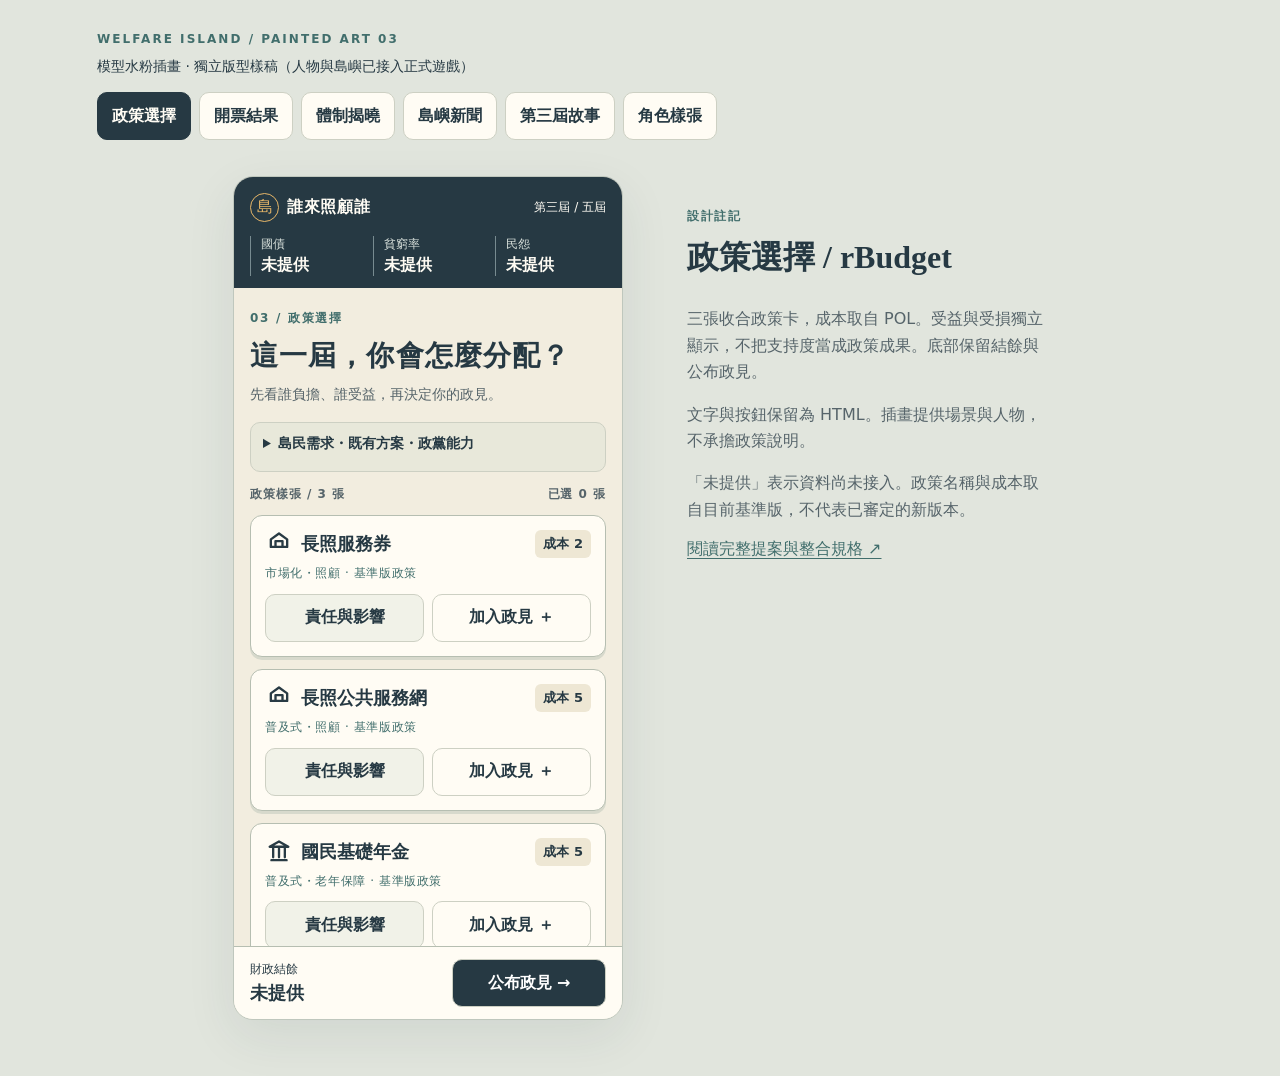
<file: src/art-preview.html>
<!doctype html>
<html lang="zh-Hant-TW">
  <head>
    <meta charset="utf-8" />
    <meta name="viewport" content="width=device-width,initial-scale=1" />
    <title>誰來照顧誰｜美術樣稿 v0.4</title>
    <link rel="stylesheet" href="art-preview.css" />
  </head>
  <body>
    <aside class="review-head">
      <a href="../docs/art-painted-v03.md">WELFARE ISLAND / PAINTED ART 03</a>
      <p>模型水粉插畫 · 獨立版型樣稿（人物與島嶼已接入正式遊戲）</p>
      <nav aria-label="樣稿畫面">
        <button data-view="budget" aria-pressed="true">政策選擇</button>
        <button data-view="results" aria-pressed="false">開票結果</button>
        <button data-view="final" aria-pressed="false">體制揭曉</button>
        <button data-view="news" aria-pressed="false">島嶼新聞</button>
        <button data-view="story" aria-pressed="false">第三屆故事</button>
        <button data-view="characters" aria-pressed="false">角色樣張</button>
      </nav>
    </aside>
    <div class="workspace">
      <div class="phone" aria-label="手機設計樣稿">
        <header class="hud">
          <div class="brand">
            <span class="seal" aria-hidden="true">島</span><b>誰來照顧誰</b
            ><span id="round-label">第三屆 / 五屆</span>
          </div>
          <dl>
            <div>
              <dt>國債</dt>
              <dd>未提供</dd>
            </div>
            <div>
              <dt>貧窮率</dt>
              <dd>未提供</dd>
            </div>
            <div>
              <dt>民怨</dt>
              <dd>未提供</dd>
            </div>
          </dl>
        </header>
        <main id="preview" tabindex="-1"></main>
        <footer id="actionbar"></footer>
      </div>
      <aside class="annotation">
        <span class="eyebrow">設計註記</span>
        <h2 id="annotation-title">政策選擇</h2>
        <p id="annotation-text"></p>
        <p>文字與按鈕保留為 HTML。插畫提供場景與人物，不承擔政策說明。</p>
        <p>
          「未提供」表示資料尚未接入。政策名稱與成本取自目前基準版，不代表已審定的新版本。
        </p>
        <a href="../docs/art-painted-v03.md">閱讀完整提案與整合規格 ↗</a>
      </aside>
    </div>
    <p id="notice" role="status" aria-live="polite"></p>
    <script src="art-preview.js"></script>
  </body>
</html>
</file>
<file: src/art-preview.css>
:root {
  color-scheme: light;
  --paper: #f2eddf;
  --card: #fffcf4;
  --ink: #263943;
  --muted: #56646a;
  --line: #cdd0c3;
  --accent: #e6b668;
  --teal: #416e6c;
  font-family: "Microsoft JhengHei", "PingFang TC", system-ui, sans-serif;
  color: var(--ink);
  font-size: 16px;
  background: #e1e5dd;
}
* {
  box-sizing: border-box;
}
body {
  margin: 0;
}
button,
select {
  font: inherit;
  color: inherit;
}
button,
a,
summary,
select {
  -webkit-tap-highlight-color: transparent;
}
button,
select,
summary {
  min-height: 48px;
}
button {
  cursor: pointer;
  border: 1px solid var(--line);
  border-radius: 10px;
  background: var(--card);
  padding: 10px 14px;
  font-weight: 700;
}
button:hover {
  border-color: var(--teal);
}
button:focus-visible,
a:focus-visible,
summary:focus-visible,
select:focus-visible {
  outline: 3px solid #286f90;
  outline-offset: 3px;
}
button:disabled {
  cursor: default;
  opacity: 0.65;
}
a {
  color: var(--teal);
  text-underline-offset: 4px;
}
p {
  line-height: 1.65;
}
h1,
h2,
h3,
p {
  margin-top: 0;
}
h1,
h2 {
  font-family: "Noto Serif TC", "PMingLiU", serif;
}
h1 {
  font-size: 28px;
  line-height: 1.35;
  letter-spacing: 0.04em;
  margin-bottom: 8px;
}
h2 {
  font-size: 22px;
  line-height: 1.4;
}
h3 {
  font-size: 18px;
  line-height: 1.5;
  margin: 0;
}
.review-head {
  padding: 28px 32px 20px;
  max-width: 1150px;
  margin: auto;
}
.review-head > a {
  font-size: 12px;
  letter-spacing: 0.17em;
  font-weight: 800;
  text-decoration: none;
}
.review-head p {
  font-size: 14px;
  margin: 8px 0 14px;
}
.review-head nav {
  display: flex;
  gap: 8px;
  flex-wrap: wrap;
}
.review-head button[aria-pressed="true"] {
  background: var(--ink);
  color: var(--card);
  border-color: var(--ink);
}
.workspace {
  display: grid;
  grid-template-columns: 390px minmax(220px, 360px);
  gap: 64px;
  justify-content: center;
  padding: 16px 32px 56px;
}
.phone {
  position: relative;
  background: var(--paper);
  border: 1px solid #bfc7bd;
  border-radius: 20px;
  overflow: hidden;
  box-shadow: 0 16px 50px #26394316;
}
.hud {
  background: var(--ink);
  color: #fffcf4;
  padding: 16px 16px 12px;
}
.brand {
  display: flex;
  gap: 8px;
  align-items: center;
}
.brand b {
  letter-spacing: 0.04em;
}
.brand > span:last-child {
  margin-left: auto;
  font-size: 12px;
}
.seal {
  display: grid;
  place-items: center;
  border: 1px solid #e6b668;
  color: #e6b668;
  border-radius: 50%;
  height: 29px;
  width: 29px;
  font-family: serif;
}
.hud dl {
  display: flex;
  gap: 12px;
  margin: 14px 0 0;
}
.hud dl > div {
  flex: 1;
  border-left: 1px solid #778b90;
  padding-left: 10px;
}
.hud dt {
  font-size: 12px;
  color: #d9e1dc;
  margin-bottom: 2px;
}
.hud dd {
  margin: 0;
  font-size: 16px;
  font-weight: 700;
}
.phone main {
  padding: 22px 16px 28px;
  min-height: 560px;
}
.eyebrow {
  display: block;
  font-size: 12px;
  letter-spacing: 0.14em;
  font-weight: 800;
  color: var(--teal);
  margin-bottom: 10px;
}
.sub {
  color: var(--muted);
  font-size: 14px;
  margin-bottom: 16px;
}
.row {
  display: flex;
  align-items: center;
  justify-content: space-between;
  gap: 10px;
}
.helper {
  border: 1px solid var(--line);
  border-radius: 10px;
  margin-bottom: 14px;
  background: #e8e8da;
}
.helper summary {
  padding: 12px;
  cursor: pointer;
  font-size: 14px;
  font-weight: 700;
}
.helper p {
  margin: 0;
  padding: 0 12px 12px;
  font-size: 14px;
}
.policy {
  background: var(--card);
  border: 1px solid #b6beb1;
  border-radius: 12px;
  padding: 14px;
  margin-bottom: 12px;
  box-shadow: 0 3px 0 #d7d9cc;
}
.policy.selected {
  border: 2px solid var(--teal);
  padding: 13px;
}
.policy-top {
  display: flex;
  align-items: flex-start;
  gap: 8px;
}
.icon {
  width: 28px;
  height: 28px;
}
.policy h3 {
  flex: 1;
  font-size: 18px;
}
.cost {
  white-space: nowrap;
  border-radius: 6px;
  background: #eee7d4;
  font-size: 13px;
  font-weight: 800;
  padding: 5px 8px;
}
.policy .tags {
  font-size: 12px;
  letter-spacing: 0.05em;
  color: var(--teal);
  margin: 6px 0 10px;
}
.policy-actions {
  display: flex;
  gap: 8px;
}
.policy-actions button:first-child {
  flex: 1;
  background: #f1f2e8;
}
.policy-actions button:last-child {
  flex: 1;
}
.selected .add {
  background: var(--teal);
  color: white;
}
.card-detail {
  border-top: 1px solid var(--line);
  margin: 14px 0 0;
  padding-top: 14px;
}
.card-detail p {
  font-size: 16px;
}
.roles {
  margin: 10px 0;
}
.roles > div {
  display: grid;
  grid-template-columns: 110px 1fr;
  padding: 8px 0;
  border-bottom: 1px solid #e4e5d9;
  gap: 8px;
}
.roles dt {
  font-weight: 700;
}
.roles dd {
  margin: 0;
  color: var(--muted);
}
.balance {
  font-size: 12px;
}
.balance strong {
  display: block;
  font-size: 18px;
  margin-top: 3px;
}
#actionbar {
  position: sticky;
  bottom: 0;
  padding: 12px 16px max(12px, env(safe-area-inset-bottom));
  background: #fffcf4;
  border-top: 1px solid #b6beb1;
  display: flex;
  align-items: center;
  justify-content: space-between;
  gap: 12px;
  z-index: 2;
}
#actionbar button {
  background: var(--ink);
  color: white;
  min-width: 154px;
}
.annotation {
  padding-top: 32px;
}
.annotation p {
  color: var(--muted);
}
.annotation h2 {
  font-size: 32px;
}
.scene {
  position: relative;
  width: 100%;
  aspect-ratio: 780/430;
  border-radius: 12px;
  overflow: hidden;
  background: #ddede6;
  border: 1px solid #b6beb1;
  margin: 16px 0;
}
.scene img {
  position: absolute;
  width: 100%;
  height: 100%;
  inset: 0;
}
.scene img.preview-layer {
  opacity: 0.45;
  filter: grayscale(1);
}
.scene img[hidden] {
  display: none;
}
.scene-key {
  display: flex;
  gap: 6px;
  flex-wrap: wrap;
  margin: -5px 0 14px;
}
.chip {
  display: inline-block;
  border: 1px solid var(--line);
  border-radius: 6px;
  padding: 5px 8px;
  font-size: 12px;
  background: var(--card);
}
.strip {
  background: #e8e9dc;
  border-left: 3px solid var(--teal);
  padding: 12px;
  font-size: 14px;
  line-height: 1.6;
  margin: 16px 0;
}
.label {
  font-size: 12px;
  letter-spacing: 0.08em;
  color: var(--muted);
  font-weight: 800;
}
.result-card,
.panel {
  padding: 16px;
  border: 1px solid #b6beb1;
  border-radius: 12px;
  background: var(--card);
  margin: 14px 0;
}
.result-card h2 {
  margin: 9px 0;
}
.rank-row {
  padding: 10px 0;
  border-top: 1px solid var(--line);
}
.rank-name {
  font-size: 14px;
  display: flex;
  justify-content: space-between;
  gap: 10px;
}
.rank-name b {
  font-weight: 600;
}
.empty-bar {
  height: 5px;
  margin-top: 7px;
  background: repeating-linear-gradient(
    90deg,
    #dde1d4 0 4px,
    transparent 4px 8px
  );
  border-radius: 5px;
}
.swatch {
  width: 9px;
  height: 9px;
  display: inline-block;
  border-radius: 50%;
  margin-right: 6px;
}
.portrait {
  width: 68px;
  height: 68px;
  object-fit: contain;
  flex: none;
}
.citizen {
  display: flex;
  gap: 12px;
  align-items: center;
  margin-bottom: 12px;
}
.citizen p {
  margin: 4px 0 0;
  color: var(--muted);
  font-size: 14px;
}
.quote {
  font-size: 16px;
  border-top: 1px solid var(--line);
  padding-top: 14px;
  margin-bottom: 0;
}
.divider {
  height: 1px;
  background: var(--line);
  margin: 20px 0;
}
.view-list {
  display: flex;
  gap: 6px;
  flex-wrap: wrap;
}
.view-list span {
  border: 1px solid #c7cbbe;
  border-radius: 6px;
  padding: 7px 9px;
  font-size: 13px;
  background: var(--card);
}
.reflection {
  width: 100%;
  min-height: 110px;
  font: inherit;
  border: 1px solid #b6beb1;
  border-radius: 8px;
  background: white;
  padding: 12px;
  color: var(--ink);
  resize: vertical;
}
.step-label {
  font-size: 12px;
  font-weight: 800;
  letter-spacing: 0.08em;
  color: var(--teal);
}
.story-art {
  position: relative;
}
.story-art .scene {
  margin-bottom: 0;
}
.actors {
  display: flex;
  justify-content: space-between;
  margin: -52px 18px 0;
  position: relative;
}
.actors img {
  width: 100px;
  height: 100px;
}
.story-note {
  margin: 10px 0;
  color: var(--muted);
  font-size: 14px;
}
.story-controls {
  display: flex;
  gap: 8px;
  flex-wrap: wrap;
  margin: 12px 0;
}
.story-controls button {
  flex: 1;
}
.story-controls label {
  width: 100%;
  display: flex;
  align-items: center;
  gap: 10px;
  min-height: 48px;
}
.story-controls input {
  height: 20px;
  width: 20px;
}
.story-block {
  border-left: 2px solid #c6cdbf;
  padding: 0 0 0 14px;
  margin: 18px 0;
}
.story-block h3 {
  font-size: 16px;
  margin: 5px 0;
}
.story-block p {
  margin: 0;
  color: var(--muted);
}
.option {
  display: block;
  width: 100%;
  text-align: left;
  margin: 10px 0;
  font-weight: 400;
  line-height: 1.5;
}
.option b {
  display: block;
  font-size: 14px;
  color: var(--teal);
  margin-bottom: 4px;
}
.character-grid {
  display: grid;
  grid-template-columns: repeat(3, 1fr);
  gap: 8px;
}
.character-grid figure {
  margin: 0;
  text-align: center;
}
.character-grid img {
  width: 100%;
  height: auto;
}
.character-grid figcaption {
  font-size: 12px;
  color: var(--muted);
  padding-top: 6px;
}
.pose-demo {
  display: flex;
  align-items: center;
  justify-content: center;
  gap: 20px;
}
.pose-demo img {
  width: 110px;
  height: 110px;
}
.layer-controls {
  display: grid;
  grid-template-columns: 1fr 1fr;
  gap: 4px;
}
.layer-controls label {
  min-height: 48px;
  display: flex;
  align-items: center;
  gap: 6px;
  font-size: 14px;
}
.layer-controls input {
  height: 18px;
  width: 18px;
}
.layer-controls select {
  width: 100%;
  padding: 8px;
  border-radius: 8px;
  border: 1px solid var(--line);
}
#notice {
  position: fixed;
  left: 50%;
  bottom: 16px;
  transform: translateX(-50%);
  background: var(--ink);
  color: white;
  border-radius: 10px;
  padding: 0;
  z-index: 10;
  max-width: calc(100vw - 32px);
  width: max-content;
  font-size: 14px;
  margin: 0;
  box-shadow: 0 4px 15px #0002;
}
#notice:not(:empty) {
  padding: 12px 16px;
}
.playing .actors > .painted-portrait:first-child {
  animation: listen 2.4s ease-out both;
}
.playing .actors > .painted-portrait:last-child {
  animation: respond 2.4s ease-out both;
}
.playing .scene img:last-child {
  animation: reveal 1.2s ease-out both;
}
@keyframes listen {
  0% {
    transform: translateY(6px);
    opacity: 0.6;
  }
  30%,
  100% {
    transform: translateY(0);
    opacity: 1;
  }
}
@keyframes respond {
  0%,
  30% {
    transform: translateY(6px);
    opacity: 0.6;
  }
  65%,
  100% {
    transform: translateY(0);
    opacity: 1;
  }
}
@keyframes reveal {
  from {
    opacity: 0.25;
  }
  to {
    opacity: 1;
  }
}
[hidden] {
  display: none !important;
}
@media (min-width: 700px) {
  .phone {
    height: 844px;
    display: flex;
    flex-direction: column;
  }
  .phone main {
    overflow: auto;
    min-height: 0;
    flex: 1;
  }
  .phone .hud,
  .phone footer {
    flex: none;
  }
}
@media (max-width: 699px) {
  .review-head {
    padding: 16px;
  }
  .review-head nav {
    display: grid;
    grid-template-columns: repeat(3, 1fr);
    gap: 6px;
  }
  .review-head button {
    font-size: 13px;
    padding: 8px 4px;
  }
  .workspace {
    display: block;
    padding: 0;
  }
  .phone {
    border: 0;
    border-radius: 0;
    box-shadow: none;
    max-width: 430px;
    margin: auto;
  }
  .annotation {
    padding: 24px 20px;
    max-width: 430px;
    margin: auto;
  }
  .phone main {
    min-height: 0;
  }
  .annotation h2 {
    font-size: 24px;
  }
  .phone .hud {
    position: relative;
  }
}
@media (prefers-reduced-motion: reduce) {
  *,
  *::before,
  *::after {
    animation: none !important;
    transition: none !important;
    scroll-behavior: auto !important;
  }
}
.capture .review-head,
.capture .annotation {
  display: none;
}
.capture .workspace {
  display: block;
  padding: 0;
}
.capture .phone {
  height: 100dvh;
  max-width: 430px;
  border: 0;
  border-radius: 0;
  display: flex;
  flex-direction: column;
  margin: auto;
  box-shadow: none;
}
.capture .phone main {
  overflow: auto;
  min-height: 0;
  flex: 1;
}
.capture .hud,
.capture #actionbar {
  flex: none;
}
.map-marker {
  position: absolute;
  display: grid;
  place-items: center;
  transform: translate(-50%, -100%);
  width: 22px;
  height: 22px;
  font-size: 12px;
  font-weight: 800;
  border-radius: 50%;
  background: var(--card);
  color: var(--ink);
  border: 1px solid var(--ink);
  box-shadow: 0 2px 0 #26394333;
}
.layer-legend {
  display: grid;
  grid-template-columns: 1fr 1fr;
  gap: 8px;
  font-size: 13px;
  margin: -4px 0 16px;
}
.layer-legend b {
  display: inline-grid;
  place-items: center;
  width: 20px;
  height: 20px;
  border: 1px solid #84938a;
  border-radius: 50%;
  margin-right: 4px;
}
.story-art .layer-legend {
  margin-top: 8px;
}
.story-art .actors {
  margin: 8px 18px 0;
}
.playing .scene [data-layer]:not([hidden]) {
  animation: reveal 1.2s ease-out both;
}
@media (prefers-reduced-motion: reduce) {
  .playing .scene [data-layer]:not([hidden]) {
    animation: none;
  }
}

/* Model-generated raster atlases. Never draw portrait shapes with SVG/CSS. */
.painted-portrait {
  display: inline-block;
  position: relative;
  overflow: hidden;
  aspect-ratio: 1;
  flex: none;
  vertical-align: middle;
}
.painted-portrait img {
  position: absolute;
  inset: 0;
  width: 300%;
  height: 100%;
  max-width: none;
  object-fit: fill;
}
.character-grid .painted-portrait {
  width: 100%;
  height: auto;
}
.actors > .painted-portrait {
  width: 100px;
  height: 100px;
}
.painted-building {
  position: absolute;
  display: block;
  aspect-ratio: 1;
  overflow: hidden;
  transform: translate(-50%, -100%);
}
.scene .painted-building img {
  position: absolute;
  inset: 0;
  width: 400%;
  height: 200%;
  max-width: none;
  object-fit: fill;
}
.painted-building.preview-layer {
  opacity: 0.45;
  filter: grayscale(1);
}
</file>
